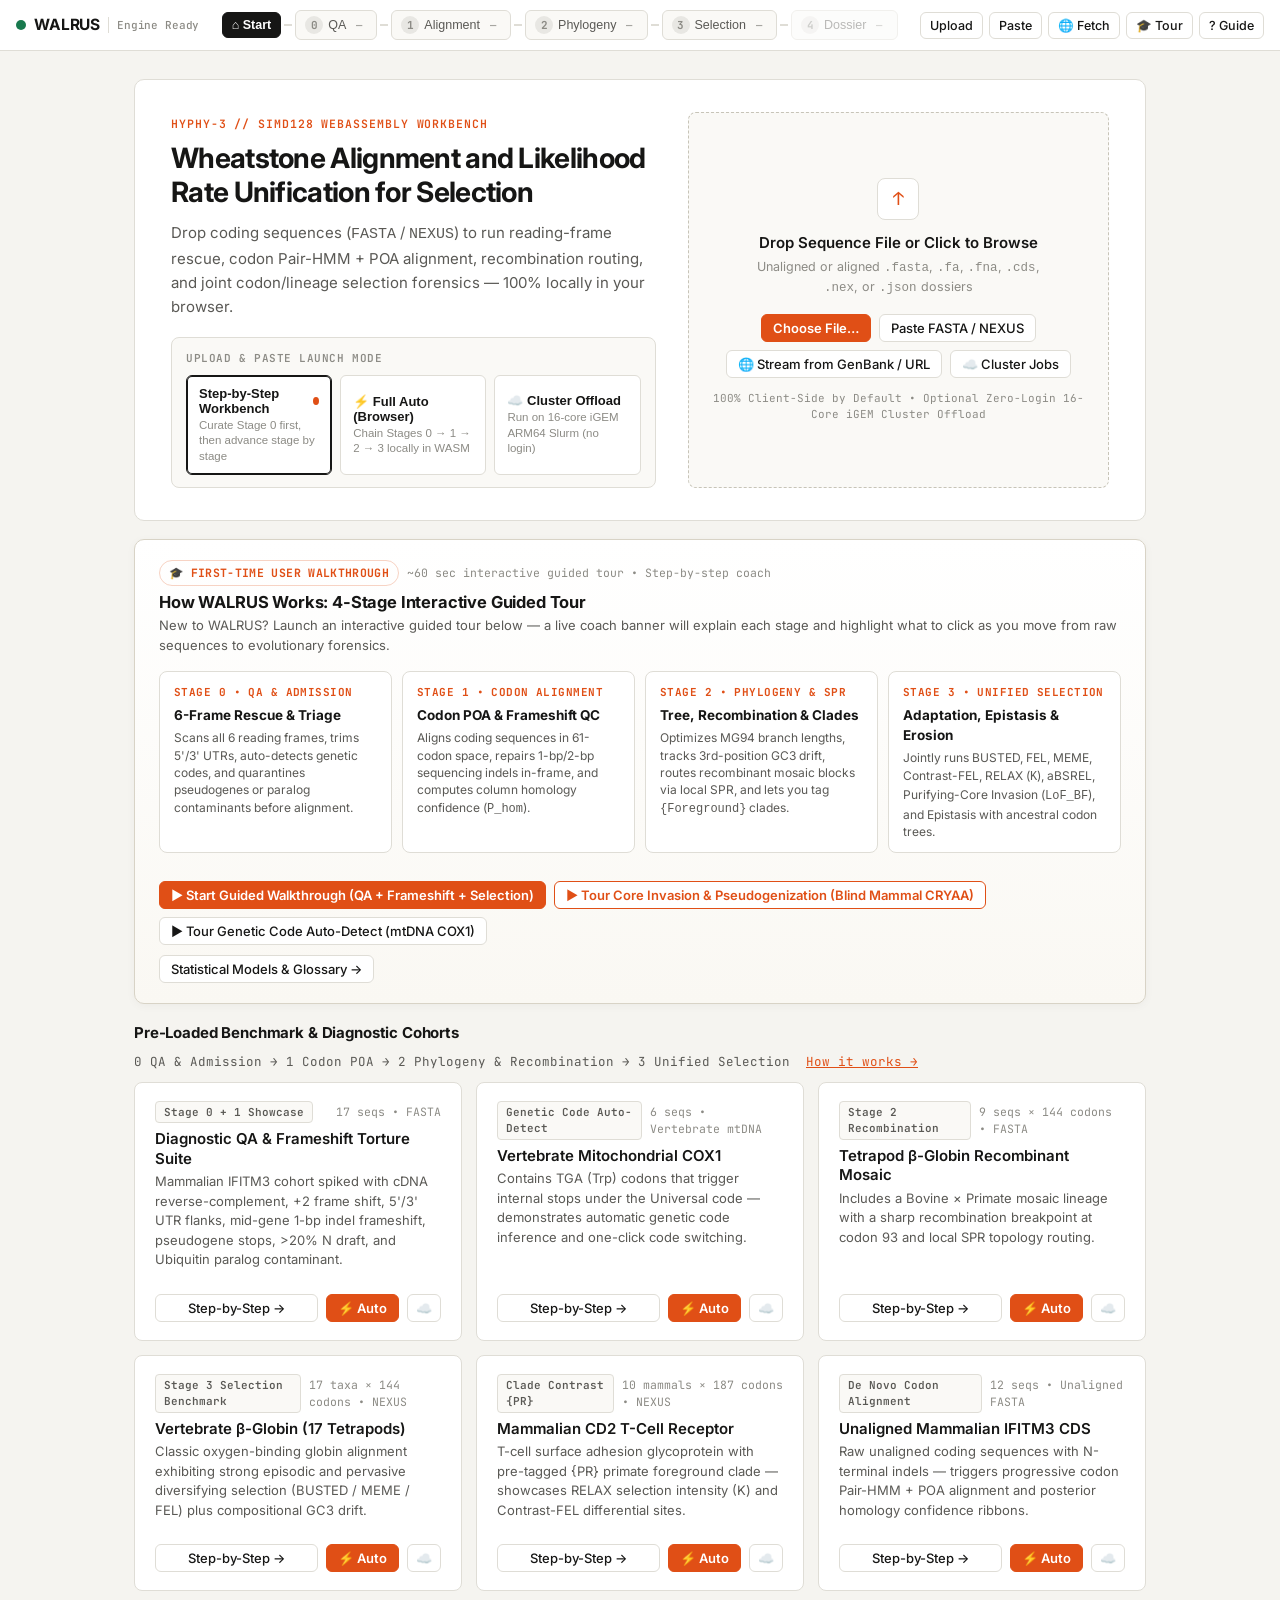
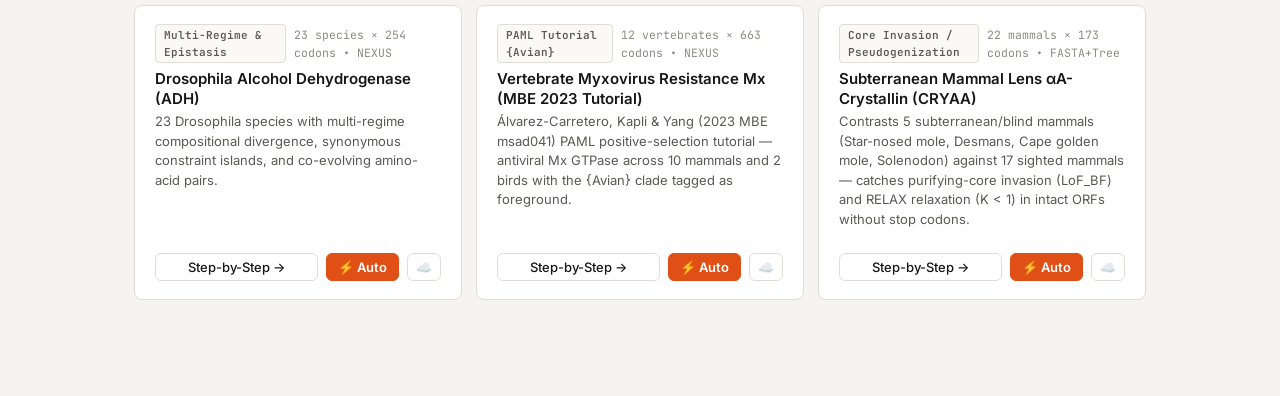
<file: web/index.html>
<!DOCTYPE html>
<html lang="en">
<head>
  <meta charset="UTF-8" />
  <meta name="viewport" content="width=device-width, initial-scale=1.0" />
  <title>WALRUS // Stage-Flow Codon Workbench</title>
  <link rel="preconnect" href="https://fonts.googleapis.com">
  <link rel="preconnect" href="https://fonts.gstatic.com" crossorigin>
  <link href="https://fonts.googleapis.com/css2?family=Inter:wght@400;500;600;700&family=JetBrains+Mono:wght@400;500;600&display=swap" rel="stylesheet">
  <style>
    :root {
      --bg-page: #F5F4F0;
      --bg-card: #FFFFFF;
      --bg-subtle: #FAF9F6;
      --bg-pill: #EAE8E2;
      --ink: #161615;
      --ink-secondary: #5A5955;
      --ink-muted: #8C8B85;
      --border: #DFDDD6;
      --border-strong: #161615;

      --orange: #E04F16;
      --green: #18794E;
      --green-bg: #E9F6EF;
      --amber: #B46200;
      --amber-bg: #FEF4E6;
      --red: #C62828;
      --red-bg: #FDECEC;
      --blue: #1D5BD6;
      --blue-bg: #ECF2FE;

      --font-sans: 'Inter', -apple-system, BlinkMacSystemFont, sans-serif;
      --font-mono: 'JetBrains Mono', 'SF Mono', Menlo, monospace;
    }

    * {
      box-sizing: border-box;
      margin: 0;
      padding: 0;
    }

    html, body {
      background: var(--bg-page);
      color: var(--ink);
      font-family: var(--font-sans);
      font-size: 15px;
      line-height: 1.5;
      -webkit-font-smoothing: antialiased;
      min-height: 100vh;
      overflow-x: hidden;
    }

    /* Top Bar */
    .topbar {
      background: var(--bg-card);
      border-bottom: 1px solid var(--border);
      padding: 10px 16px;
      display: flex;
      align-items: center;
      justify-content: space-between;
      flex-wrap: nowrap;
      gap: 8px;
      position: sticky;
      top: 0;
      z-index: 50;
      width: 100%;
      max-width: 100vw;
      box-sizing: border-box;
    }

    .topbar-progress {
      position: absolute;
      left: 0;
      right: 0;
      bottom: -1px;
      height: 3px;
      overflow: hidden;
      background: transparent;
      pointer-events: none;
    }
    .topbar-progress.running {
      background: rgba(224, 79, 22, 0.16);
    }
    .topbar-progress.running::after {
      content: "";
      position: absolute;
      top: 0;
      bottom: 0;
      width: 38%;
      background: var(--orange);
      border-radius: 2px;
      animation: walrusProgressSlide 1.15s cubic-bezier(0.4, 0, 0.2, 1) infinite;
    }
    @keyframes walrusProgressSlide {
      0% { left: -38%; }
      100% { left: 100%; }
    }
    @keyframes walrusSpin {
      0% { transform: rotate(0deg); }
      100% { transform: rotate(360deg); }
    }

    .brand {
      display: flex;
      align-items: center;
      gap: 8px;
      font-weight: 700;
      font-size: 15.5px;
      letter-spacing: -0.01em;
      flex-shrink: 0;
      min-width: 0;
    }

    .brand-status {
      font-family: var(--font-mono);
      font-size: 11px;
      font-weight: 500;
      color: var(--ink-muted);
      padding-left: 8px;
      border-left: 1px solid var(--border);
      white-space: nowrap;
      max-width: 165px;
      overflow: hidden;
      text-overflow: ellipsis;
    }
    .brand-status.busy {
      color: var(--orange);
      font-weight: 600;
    }

    .status-dot {
      width: 10px;
      height: 10px;
      border-radius: 50%;
      background: var(--amber);
      transition: background 0.2s;
      flex-shrink: 0;
    }
    .status-dot.ready { background: var(--green); }
    .status-dot.busy {
      background: var(--orange);
      box-shadow: 0 0 0 3px rgba(224, 79, 22, 0.2);
    }

    /* Clean Stage Stepper with Explicit Done / Running / Pending States */
    .stage-steps {
      display: flex;
      align-items: center;
      gap: 3px;
      flex: 0 1 auto;
      min-width: 0;
      overflow-x: auto;
      scrollbar-width: none;
    }
    .stage-steps::-webkit-scrollbar {
      display: none;
    }

    .step-connector {
      width: 8px;
      height: 1.5px;
      background: var(--border);
      transition: background 0.2s;
      flex-shrink: 0;
    }
    .step-connector.done {
      background: var(--green);
    }

    .stage-step {
      padding: 5px 9px;
      border-radius: 6px;
      font-size: 12.5px;
      font-weight: 500;
      color: var(--ink-secondary);
      background: var(--bg-subtle);
      border: 1px solid var(--border);
      cursor: pointer;
      display: inline-flex;
      align-items: center;
      gap: 5px;
      transition: all 0.14s;
      position: relative;
      white-space: nowrap;
      flex-shrink: 0;
    }
    .stage-step:hover:not(:disabled):not(.active) {
      border-color: var(--ink-muted);
      color: var(--ink);
    }
    .stage-step.done:not(.active) {
      background: var(--bg-card);
      border-color: rgba(24, 121, 78, 0.35);
      color: var(--ink);
    }
    .stage-step.running {
      border-color: var(--orange) !important;
      background: #FFF6F2 !important;
      color: var(--ink) !important;
      font-weight: 600;
    }
    .stage-step.active {
      background: var(--ink);
      border-color: var(--ink);
      color: #FFFFFF;
      font-weight: 600;
    }
    .stage-step:disabled {
      opacity: 0.42;
      cursor: default;
    }

    .step-num {
      width: 18px;
      height: 18px;
      border-radius: 50%;
      font-family: var(--font-mono);
      font-size: 11px;
      font-weight: 700;
      display: inline-flex;
      align-items: center;
      justify-content: center;
      background: rgba(20, 20, 19, 0.08);
      color: var(--ink-muted);
      flex-shrink: 0;
    }
    .stage-step.active .step-num {
      background: var(--orange);
      color: #FFFFFF;
    }
    .stage-step.done:not(.active) .step-num {
      background: var(--green-bg);
      color: var(--green);
    }
    .stage-step.running .step-num {
      background: transparent;
      border: 2px solid rgba(224, 79, 22, 0.25);
      border-top-color: var(--orange);
      color: transparent;
      animation: walrusSpin 0.75s linear infinite;
    }

    .step-state {
      font-family: var(--font-mono);
      font-size: 10.5px;
      font-weight: 600;
      padding: 1px 5px;
      border-radius: 4px;
      letter-spacing: 0.01em;
    }
    .stage-step.pending .step-state {
      color: var(--ink-muted);
      opacity: 0.75;
    }
    .stage-step.done .step-state {
      color: var(--green);
      background: var(--green-bg);
    }
    .stage-step.active.done .step-state {
      color: #6EE7B7;
      background: rgba(16, 185, 129, 0.2);
    }
    .stage-step.running .step-state {
      color: var(--orange);
      background: rgba(224, 79, 22, 0.12);
    }

    /* Buttons & Inputs */
    .btn {
      font-family: var(--font-sans);
      font-size: 14px;
      font-weight: 500;
      padding: 8px 15px;
      border-radius: 6px;
      border: 1px solid var(--border);
      background: var(--bg-card);
      color: var(--ink);
      cursor: pointer;
      display: inline-flex;
      align-items: center;
      gap: 7px;
      transition: all 0.12s ease;
      white-space: nowrap;
    }
    .btn:hover:not(:disabled) {
      border-color: var(--ink);
      background: var(--bg-subtle);
    }
    .btn:disabled {
      opacity: 0.45;
      cursor: not-allowed;
    }
    .btn-primary {
      background: var(--orange);
      border-color: var(--orange);
      color: #FFFFFF;
      font-weight: 600;
    }
    .btn-primary:hover:not(:disabled) {
      background: #C8430F;
      border-color: #C8430F;
    }
    .btn-sm {
      font-size: 13px;
      padding: 5px 11px;
    }

    select.clean-select, input.clean-input {
      font-family: var(--font-sans);
      font-size: 14px;
      color: var(--ink);
      background: var(--bg-card);
      border: 1px solid var(--border);
      border-radius: 6px;
      padding: 8px 12px;
      outline: none;
    }
    select.clean-select:focus, input.clean-input:focus {
      border-color: var(--ink);
    }

    /* Main Content Container */
    .container {
      max-width: 1060px;
      margin: 0 auto;
      padding: 28px 24px 100px 24px;
      display: flex;
      flex-direction: column;
      gap: 20px;
    }

    /* Source Bar */
    .source-bar {
      display: flex;
      align-items: center;
      justify-content: space-between;
      gap: 12px;
      flex-wrap: wrap;
    }

    .source-left {
      display: flex;
      align-items: center;
      gap: 10px;
      flex: 1;
      min-width: 280px;
    }

    /* Collapsible Settings Drawer */
    .settings-drawer {
      display: none;
      background: var(--bg-card);
      border: 1px solid var(--border);
      border-radius: 8px;
      padding: 20px 24px;
      grid-template-columns: repeat(3, 1fr);
      gap: 24px;
    }
    .settings-drawer.open {
      display: grid;
    }
    @media (max-width: 820px) {
      .settings-drawer.open {
        grid-template-columns: 1fr;
      }
    }

    .setting-group {
      display: flex;
      flex-direction: column;
      gap: 8px;
    }
    .setting-label {
      font-size: 13px;
      font-weight: 600;
      color: var(--ink-secondary);
      display: flex;
      justify-content: space-between;
    }

    /* Alert Banner */
    .alert-banner {
      display: none;
      align-items: center;
      justify-content: space-between;
      gap: 16px;
      padding: 14px 20px;
      border-radius: 8px;
      background: var(--amber-bg);
      border: 1px solid rgba(180, 98, 0, 0.35);
      font-size: 14.5px;
    }
    .alert-banner.visible {
      display: flex;
    }

    /* Streamlined Topline Hero Summary Card */
    .hero-card {
      background: var(--bg-card);
      border: 1px solid var(--border);
      border-radius: 10px;
      padding: 18px 22px;
      display: flex;
      flex-direction: column;
      gap: 14px;
    }

    .hero-topline {
      display: flex;
      align-items: center;
      justify-content: space-between;
      gap: 16px;
      flex-wrap: wrap;
      padding-bottom: 12px;
      border-bottom: 1px solid var(--border-subtle);
    }

    .hero-verdict-wrap {
      display: flex;
      align-items: center;
      gap: 10px;
      flex-wrap: wrap;
      flex: 1;
      min-width: 260px;
    }

    .hero-verdict-title {
      font-size: 15px;
      font-weight: 600;
      color: var(--ink);
      letter-spacing: -0.01em;
      line-height: 1.35;
    }

    .hero-metrics {
      display: grid;
      grid-template-columns: repeat(4, minmax(150px, 1fr));
      gap: 12px;
      align-items: stretch;
    }
    @media (max-width: 860px) {
      .hero-metrics {
        grid-template-columns: repeat(2, 1fr);
      }
    }

    .metric-block {
      display: flex;
      flex-direction: column;
      justify-content: space-between;
      gap: 3px;
      cursor: pointer;
      padding: 8px 12px;
      border-radius: 7px;
      background: var(--bg-subtle);
      border: 1px solid transparent;
      transition: border-color 0.12s, background 0.12s;
    }
    .metric-block:hover {
      border-color: var(--border);
      background: #EFECE6;
    }

    .metric-caption {
      font-family: var(--font-mono);
      font-size: 11px;
      font-weight: 600;
      text-transform: uppercase;
      letter-spacing: 0.04em;
      color: var(--ink-muted);
    }

    .metric-num {
      font-family: var(--font-mono);
      font-size: 24px;
      font-weight: 700;
      line-height: 1.15;
      letter-spacing: -0.025em;
      color: var(--ink);
    }

    .metric-sub {
      font-family: var(--font-mono);
      font-size: 11.5px;
      color: var(--ink-secondary);
      line-height: 1.3;
      white-space: nowrap;
      overflow: hidden;
      text-overflow: ellipsis;
    }

    .hero-chips {
      display: inline-flex;
      flex-wrap: wrap;
      gap: 6px;
      align-items: center;
    }
    .hero-chip {
      display: inline-flex;
      align-items: center;
      gap: 5px;
      font-family: var(--font-mono);
      font-size: 11.5px;
      font-weight: 500;
      color: var(--ink-secondary);
      background: var(--bg-subtle);
      border: 1px solid var(--border);
      padding: 2px 8px;
      border-radius: 5px;
    }
    .hero-chip.warn {
      background: var(--amber-bg);
      color: var(--amber);
      border-color: rgba(180, 98, 0, 0.28);
    }
    .hero-chip.ok {
      background: var(--green-bg);
      color: var(--green);
      border-color: rgba(24, 121, 78, 0.25);
    }

    .drawer-stat-grid {
      display: grid;
      grid-template-columns: repeat(auto-fit, minmax(130px, 1fr));
      gap: 8px;
      margin-top: 4px;
    }
    .drawer-stat-cell {
      background: var(--bg-card);
      border: 1px solid var(--border);
      border-radius: 6px;
      padding: 8px 10px;
      display: flex;
      flex-direction: column;
      gap: 2px;
    }
    .drawer-stat-lbl {
      font-family: var(--font-mono);
      font-size: 10.5px;
      font-weight: 600;
      text-transform: uppercase;
      letter-spacing: 0.04em;
      color: var(--ink-muted);
    }
    .drawer-stat-val {
      font-family: var(--font-mono);
      font-size: 15px;
      font-weight: 700;
      color: var(--ink);
    }
    .drawer-stat-sub {
      font-family: var(--font-mono);
      font-size: 11px;
      color: var(--ink-secondary);
    }

    .row-chevron {
      font-family: var(--font-mono);
      font-size: 13px;
      color: var(--ink-muted);
      padding: 4px 8px;
      border-radius: 5px;
      transition: color 0.12s, background 0.12s;
    }
    .seq-row:hover .row-chevron {
      color: var(--ink);
      background: var(--border-subtle);
    }

    /* Main List / Map Card */
    .main-card {
      background: var(--bg-card);
      border: 1px solid var(--border);
      border-radius: 10px;
      overflow: hidden;
    }

    .card-toolbar {
      padding: 14px 20px;
      border-bottom: 1px solid var(--border);
      display: flex;
      align-items: center;
      justify-content: space-between;
      gap: 12px;
      flex-wrap: wrap;
      background: var(--bg-subtle);
    }

    .view-pills {
      display: flex;
      align-items: center;
      gap: 6px;
      flex-wrap: wrap;
    }

    .pill {
      font-size: 13.5px;
      font-weight: 500;
      padding: 6px 13px;
      border-radius: 6px;
      border: 1px solid transparent;
      background: transparent;
      color: var(--ink-secondary);
      cursor: pointer;
    }
    .pill:hover {
      color: var(--ink);
      background: rgba(0, 0, 0, 0.04);
    }
    .pill.active {
      background: var(--bg-card);
      border-color: var(--border);
      color: var(--ink);
      font-weight: 600;
      box-shadow: 0 1px 2px rgba(0,0,0,0.04);
    }

    /* Clean Sequence / Event List */
    .seq-list {
      display: flex;
      flex-direction: column;
    }

    .seq-row {
      display: grid;
      grid-template-columns: 44px minmax(200px, 1.2fr) 160px 1.8fr auto;
      align-items: center;
      gap: 16px;
      padding: 14px 20px;
      border-bottom: 1px solid var(--border);
      cursor: pointer;
      transition: background 0.1s;
    }
    .seq-row > div {
      min-width: 0;
    }
    .seq-row.no-checkbox {
      grid-template-columns: minmax(220px, 1.2fr) 170px 1.8fr auto;
    }
    .seq-row:last-child {
      border-bottom: none;
    }
    .seq-row:hover {
      background: var(--bg-subtle);
    }
    @media (max-width: 820px) {
      .seq-row {
        grid-template-columns: 28px minmax(0, 1fr) auto;
        gap: 10px;
        padding: 12px 14px;
      }
      .seq-row.no-checkbox {
        grid-template-columns: minmax(0, 1fr) auto;
        gap: 10px;
        padding: 12px 14px;
      }
      .seq-reason-col,
      .seq-row .row-chevron {
        display: none;
      }
    }

    .seq-name {
      font-family: var(--font-mono);
      font-size: 14px;
      font-weight: 600;
      color: var(--ink);
      overflow: hidden;
      text-overflow: ellipsis;
      white-space: nowrap;
    }

    .seq-meta {
      font-size: 13px;
      color: var(--ink-muted);
      font-family: var(--font-mono);
      margin-top: 2px;
    }

    .seq-reason-col {
      font-size: 14px;
      color: var(--ink-secondary);
    }

    /* Status Pill Badges */
    .badge {
      display: inline-flex;
      align-items: center;
      gap: 6px;
      font-size: 12.5px;
      font-weight: 600;
      padding: 4px 10px;
      border-radius: 999px;
      width: fit-content;
    }
    .badge.admitted { background: var(--green-bg); color: var(--green); }
    .badge.rescued  { background: var(--amber-bg); color: var(--amber); }
    .badge.quarantined { background: var(--red-bg); color: var(--red); }
    .badge.override { background: var(--blue-bg); color: var(--blue); }

    /* Empty / All-Clear State */
    .empty-state {
      padding: 40px 24px;
      text-align: center;
      color: var(--ink-secondary);
      display: flex;
      flex-direction: column;
      align-items: center;
      gap: 10px;
    }

    /* Slide-Over Inspector Drawer (Hidden Until Clicked!) */
    .drawer-backdrop {
      display: none;
      position: fixed;
      inset: 0;
      background: rgba(22, 22, 21, 0.35);
      z-index: 200;
      justify-content: flex-end;
    }
    .drawer-backdrop.open {
      display: flex;
    }

    .drawer-panel {
      background: var(--bg-card);
      width: min(780px, 94vw);
      height: 100vh;
      overflow-y: auto;
      box-shadow: -8px 0 32px rgba(0, 0, 0, 0.12);
      display: flex;
      flex-direction: column;
    }

    .drawer-header {
      padding: 20px 28px;
      border-bottom: 1px solid var(--border);
      display: flex;
      align-items: flex-start;
      justify-content: space-between;
      gap: 16px;
      position: sticky;
      top: 0;
      background: var(--bg-card);
      z-index: 10;
    }

    .drawer-body {
      padding: 24px 28px 48px 28px;
      display: flex;
      flex-direction: column;
      gap: 24px;
    }

    .verdict-card {
      padding: 18px 20px;
      border-radius: 8px;
      border: 1px solid var(--border);
      background: var(--bg-subtle);
      display: flex;
      flex-direction: column;
      gap: 8px;
    }

    .verdict-title {
      font-size: 16px;
      font-weight: 700;
      color: var(--ink);
    }

    .verdict-desc {
      font-size: 14.5px;
      color: var(--ink-secondary);
      line-height: 1.55;
    }

    .verdict-hint {
      font-size: 13.5px;
      color: var(--ink);
      font-weight: 500;
      padding-top: 8px;
      border-top: 1px solid var(--border);
    }

    .section-heading {
      font-size: 13px;
      font-weight: 600;
      text-transform: uppercase;
      letter-spacing: 0.04em;
      color: var(--ink-muted);
      margin-bottom: 8px;
    }

    details.clean-details {
      border: 1px solid var(--border);
      border-radius: 8px;
      background: var(--bg-card);
      overflow: hidden;
    }
    details.clean-details summary {
      padding: 13px 18px;
      font-size: 14px;
      font-weight: 600;
      cursor: pointer;
      background: var(--bg-subtle);
      user-select: none;
    }
    .details-content {
      padding: 16px 18px;
      border-top: 1px solid var(--border);
    }

    .aln-pre {
      font-family: var(--font-mono);
      font-size: 13px;
      line-height: 1.6;
      background: var(--bg-subtle);
      border: 1px solid var(--border);
      border-radius: 6px;
      padding: 14px;
      overflow-x: auto;
      white-space: pre;
    }
    .aa-stop { background: var(--red); color: #FFF; font-weight: 700; padding: 0 2px; border-radius: 2px; }
    .aa-match { color: var(--green); font-weight: 600; }
    .aa-mismatch { color: var(--amber); font-weight: 600; }
    .aa-gap { color: var(--red); background: var(--red-bg); }
    .aa-dot { color: var(--ink-muted); }

    /* Bottom Action Bar */
    .bottom-bar {
      position: fixed;
      bottom: 0;
      left: 0;
      right: 0;
      background: var(--bg-card);
      border-top: 1px solid var(--border);
      padding: 12px 32px;
      display: flex;
      align-items: center;
      justify-content: space-between;
      gap: 16px;
      z-index: 40;
    }

    /* Paste Modal */
    .modal-backdrop {
      display: none;
      position: fixed;
      inset: 0;
      background: rgba(22, 22, 21, 0.4);
      z-index: 250;
      align-items: center;
      justify-content: center;
      padding: 24px;
    }
    .modal-backdrop.open { display: flex; }
    .modal-card {
      background: var(--bg-card);
      border-radius: 10px;
      border: 1px solid var(--border);
      max-width: 640px;
      width: 100%;
      padding: 24px;
      display: flex;
      flex-direction: column;
      gap: 14px;
      box-shadow: 0 16px 40px rgba(0,0,0,0.14);
    }
    textarea.fasta-box {
      width: 100%;
      height: 220px;
      font-family: var(--font-mono);
      font-size: 13px;
      padding: 12px;
      border: 1px solid var(--border);
      border-radius: 6px;
      background: var(--bg-subtle);
    }

    .stage-view { display: none; flex-direction: column; gap: 18px; }
    .stage-view.active { display: flex; }
    iframe.report-iframe {
      width: 100%;
      height: calc(100vh - 170px);
      border: 1px solid var(--border);
      border-radius: 8px;
      background: #FFFFFF;
    }

    /* =================================================================== */
    /* LANDING PAGE (Dieter Rams / Braun Functional Minimalism)            */
    /* =================================================================== */
    .landing-hero {
      background: var(--bg-card);
      border: 1px solid var(--border);
      border-radius: 10px;
      padding: 32px 36px;
      display: grid;
      grid-template-columns: 1.15fr 1fr;
      gap: 32px;
      align-items: stretch;
    }
    @media (max-width: 860px) {
      .landing-hero { grid-template-columns: 1fr; padding: 24px; }
    }

    .landing-eyebrow {
      font-family: var(--font-mono);
      font-size: 11.5px;
      font-weight: 600;
      letter-spacing: 0.08em;
      text-transform: uppercase;
      color: var(--orange);
      margin-bottom: 10px;
      display: inline-flex;
      align-items: center;
      gap: 8px;
    }

    .landing-title {
      font-size: 28px;
      font-weight: 700;
      letter-spacing: -0.025em;
      line-height: 1.2;
      color: var(--ink);
      margin-bottom: 12px;
    }

    .landing-lead {
      font-size: 15px;
      line-height: 1.6;
      color: var(--ink-secondary);
      margin-bottom: 22px;
    }

    .mode-switch-bar {
      background: var(--bg-subtle);
      border: 1px solid var(--border);
      border-radius: 8px;
      padding: 12px 14px;
      display: flex;
      flex-direction: column;
      gap: 8px;
    }

    .mode-switch-label {
      font-family: var(--font-mono);
      font-size: 11px;
      font-weight: 600;
      text-transform: uppercase;
      letter-spacing: 0.05em;
      color: var(--ink-muted);
    }

    .mode-switch-options {
      display: grid;
      grid-template-columns: repeat(3, minmax(0, 1fr));
      gap: 8px;
    }
    @media (max-width: 640px) {
      .mode-switch-options {
        grid-template-columns: 1fr;
      }
    }

    .cluster-pill-live {
      display: inline-flex;
      align-items: center;
      gap: 6px;
      font-family: var(--font-mono);
      font-size: 11px;
      padding: 3px 8px;
      border-radius: 999px;
      background: #ECFDF5;
      color: #065F46;
      border: 1px solid #A7F3D0;
      font-weight: 600;
    }
    .cluster-pill-live.offline {
      background: #FEF2F2;
      color: #991B1B;
      border-color: #FECACA;
    }
    .cluster-prog-track {
      width: 100%;
      height: 8px;
      background: var(--bg-subtle);
      border: 1px solid var(--border);
      border-radius: 999px;
      overflow: hidden;
    }
    .cluster-prog-fill {
      height: 100%;
      background: linear-gradient(90deg, #0284C7, #059669);
      transition: width 0.35s ease;
    }
    .cluster-log-pre {
      background: #0F172A;
      color: #E2E8F0;
      font-family: var(--font-mono);
      font-size: 11px;
      line-height: 1.45;
      padding: 10px 12px;
      border-radius: 6px;
      max-height: 150px;
      overflow: auto;
      margin: 0;
      white-space: pre-wrap;
      word-break: break-word;
    }

    .mode-opt-btn {
      text-align: left;
      padding: 10px 12px;
      border-radius: 6px;
      border: 1px solid var(--border);
      background: var(--bg-card);
      cursor: pointer;
      transition: all 0.14s;
    }
    .mode-opt-btn:hover {
      border-color: var(--ink-muted);
    }
    .mode-opt-btn.active {
      border-color: var(--ink);
      box-shadow: inset 0 0 0 1px var(--ink);
      background: #FFFFFF;
    }
    .mode-opt-title {
      font-size: 13px;
      font-weight: 600;
      color: var(--ink);
      display: flex;
      align-items: center;
      justify-content: space-between;
      margin-bottom: 2px;
    }
    .mode-opt-btn.active .mode-opt-dot {
      width: 8px;
      height: 8px;
      border-radius: 50%;
      background: var(--orange);
    }
    .mode-opt-sub {
      font-size: 11.5px;
      color: var(--ink-muted);
      line-height: 1.35;
    }

    .dropzone-box {
      border: 1.5px dashed #C7C4B8;
      border-radius: 8px;
      background: var(--bg-subtle);
      padding: 26px 24px;
      display: flex;
      flex-direction: column;
      align-items: center;
      justify-content: center;
      text-align: center;
      gap: 12px;
      transition: all 0.15s;
      cursor: pointer;
    }
    .dropzone-box:hover, .dropzone-box.dragover {
      border-color: var(--orange);
      background: #FFF8F5;
    }
    .dropzone-icon {
      width: 42px;
      height: 42px;
      border-radius: 8px;
      background: var(--bg-card);
      border: 1px solid var(--border);
      display: flex;
      align-items: center;
      justify-content: center;
      font-family: var(--font-mono);
      font-size: 18px;
      font-weight: 700;
      color: var(--orange);
    }

    .examples-grid {
      display: grid;
      grid-template-columns: repeat(auto-fill, minmax(320px, 1fr));
      gap: 14px;
    }

    .example-card {
      background: var(--bg-card);
      border: 1px solid var(--border);
      border-radius: 8px;
      padding: 18px 20px;
      display: flex;
      flex-direction: column;
      justify-content: space-between;
      gap: 14px;
      transition: border-color 0.14s, transform 0.14s;
    }
    .example-card:hover {
      border-color: var(--ink-muted);
    }

    .example-tag-row {
      display: flex;
      align-items: center;
      justify-content: space-between;
      gap: 8px;
    }

    .example-stage-pill {
      font-family: var(--font-mono);
      font-size: 11px;
      font-weight: 600;
      padding: 2px 8px;
      border-radius: 4px;
      background: var(--bg-subtle);
      color: var(--ink-secondary);
      border: 1px solid var(--border);
    }

    .example-title {
      font-size: 15px;
      font-weight: 600;
      color: var(--ink);
      margin: 6px 0 4px 0;
      line-height: 1.3;
    }

    .example-desc {
      font-size: 13px;
      color: var(--ink-secondary);
      line-height: 1.5;
    }

    .example-actions {
      display: flex;
      align-items: center;
      gap: 8px;
      padding-top: 10px;
      border-top: 1px solid var(--border-subtle);
    }

    .arch-strip {
      display: grid;
      grid-template-columns: repeat(4, 1fr);
      gap: 12px;
    }
    @media (max-width: 860px) {
      .arch-strip { grid-template-columns: repeat(2, 1fr); }
    }
    .arch-step-card {
      background: var(--bg-card);
      border: 1px solid var(--border);
      border-radius: 8px;
      padding: 14px 16px;
    }
    .arch-step-num {
      font-family: var(--font-mono);
      font-size: 11px;
      font-weight: 700;
      color: var(--orange);
      margin-bottom: 4px;
    }
    .arch-step-title {
      font-size: 13.5px;
      font-weight: 600;
      color: var(--ink);
      margin-bottom: 4px;
    }
    .arch-step-desc {
      font-size: 12px;
      color: var(--ink-muted);
      line-height: 1.45;
    }

    /* Guide & FAQ Reference Cards */
    .help-card {
      background: var(--bg-card);
      border: 1px solid var(--border);
      border-radius: 8px;
      padding: 14px 16px;
      display: flex;
      flex-direction: column;
      gap: 6px;
    }
    .help-card-header {
      display: flex;
      justify-content: space-between;
      align-items: center;
      gap: 8px;
      flex-wrap: wrap;
    }
    .help-card-title {
      font-size: 14px;
      font-weight: 700;
      color: var(--ink);
    }
    .help-card-tag {
      font-family: var(--font-mono);
      font-size: 11px;
      font-weight: 600;
      padding: 2px 7px;
      border-radius: 4px;
      background: var(--bg-subtle);
      color: var(--ink-secondary);
      border: 1px solid var(--border);
    }
    .help-card-body {
      font-size: 13px;
      color: var(--ink-secondary);
      line-height: 1.5;
    }
    .help-formula {
      font-family: var(--font-mono);
      font-size: 12px;
      background: var(--bg-subtle);
      border: 1px solid var(--border);
      border-radius: 5px;
      padding: 6px 10px;
      color: var(--ink);
      margin-top: 2px;
    }
    .help-grid-2 {
      display: grid;
      grid-template-columns: repeat(auto-fit, minmax(280px, 1fr));
      gap: 10px;
    }

    /* =================================================================== */
    /* MOBILE & TABLET RESPONSIVE LAYOUT                                   */
    /* =================================================================== */
    .topbar-actions {
      display: flex;
      gap: 6px;
      align-items: center;
      flex-wrap: wrap;
      justify-content: flex-end;
      flex-shrink: 0;
    }
    .topbar-actions .btn-sm {
      padding: 5px 9px;
      font-size: 12.5px;
    }

    @media (max-width: 1260px) {
      .topbar {
        flex-wrap: wrap;
        padding: 10px 16px;
        gap: 8px 12px;
      }
      .topbar .brand {
        order: 1;
      }
      .topbar-actions {
        order: 2;
        margin-left: auto;
        gap: 5px;
        min-width: 0;
        overflow-x: auto;
        flex-wrap: nowrap;
        scrollbar-width: none;
      }
      .topbar-actions::-webkit-scrollbar {
        display: none;
      }
      .topbar .stage-steps {
        order: 3;
        width: 100%;
        flex: 1 1 100%;
        overflow-x: auto;
        -webkit-overflow-scrolling: touch;
        scrollbar-width: none;
        border-top: 1px solid var(--border-subtle);
        padding-top: 8px;
        padding-bottom: 2px;
        justify-content: flex-start;
        gap: 4px;
      }
      .topbar .stage-steps::-webkit-scrollbar {
        display: none;
      }
      .stage-step {
        flex-shrink: 0;
        padding: 5px 9px;
        font-size: 12.5px;
      }
      .step-connector {
        width: 6px;
        flex-shrink: 0;
      }
    }

    @media (max-width: 720px) {
      .brand-status {
        display: none;
      }
    }

    @media (max-width: 768px) {
      .container {
        padding: 14px 12px 136px 12px;
        gap: 14px;
      }

      /* Landing Launchpad */
      .landing-hero {
        padding: 18px 16px;
        gap: 18px;
      }
      .landing-title {
        font-size: 22px;
      }
      .landing-lead {
        font-size: 13.5px;
      }
      .dropzone-box {
        padding: 20px 14px;
      }
      .examples-grid {
        grid-template-columns: 1fr;
        gap: 12px;
      }
      .example-card {
        padding: 14px 16px;
      }
      .example-actions {
        flex-wrap: wrap;
      }

      /* Stage Hero Cards & Settings Drawers */
      .hero-topline {
        padding: 14px 16px;
        flex-direction: column;
        align-items: stretch;
        gap: 10px;
      }
      .hero-verdict-wrap {
        width: 100%;
      }
      #sampleSelect {
        max-width: 100% !important;
        width: 100%;
      }
      .hero-verdict-title {
        font-size: 15px;
      }
      .settings-drawer {
        padding: 14px 16px;
        grid-template-columns: 1fr !important;
        gap: 14px;
      }
      #prealignedOptionRow {
        flex-direction: column !important;
        align-items: flex-start !important;
        gap: 8px;
      }
      #prealignedOptionRow > div {
        width: 100%;
        flex-wrap: wrap;
      }

      /* Card Toolbars, Filter Pills & Search Inputs */
      .card-toolbar {
        padding: 10px 14px;
        gap: 10px;
      }
      .view-pills {
        width: 100%;
        overflow-x: auto;
        flex-wrap: nowrap;
        -webkit-overflow-scrolling: touch;
        scrollbar-width: none;
        padding-bottom: 2px;
      }
      .view-pills::-webkit-scrollbar {
        display: none;
      }
      .pill {
        flex-shrink: 0;
        white-space: nowrap;
        font-size: 12.5px;
        padding: 6px 11px;
      }
      #searchInput,
      #s3CodonSearchInput,
      #helpSearchInput {
        width: 100% !important;
        max-width: 100% !important;
      }
      #s2TreeToolbarRight {
        width: 100%;
        justify-content: space-between;
      }
      #s3ListHint {
        font-size: 11px;
        width: 100%;
      }

      /* Interactive Charts, Trees & Alignment Panels */
      #scatterMapContainer,
      #s1MinimapContainer,
      #s2TreeContainer,
      #s3MapPanel {
        padding: 14px 12px !important;
      }
      #s2TreeSvgWrap,
      #s3ManhattanSvgWrap,
      #s3LineageTreeWrap,
      .aln-pre {
        -webkit-overflow-scrolling: touch;
        padding: 10px !important;
      }

      /* Slide-Over Drawers & Modals */
      .drawer-panel {
        width: 100vw !important;
        height: 100vh;
        height: 100dvh;
      }
      .drawer-header {
        padding: 14px 16px;
        flex-wrap: wrap;
        gap: 10px;
      }
      .drawer-body {
        padding: 16px 16px 64px 16px;
        gap: 16px;
      }
      .drawer-stat-grid {
        grid-template-columns: repeat(2, minmax(0, 1fr));
        gap: 8px;
      }
      .modal-backdrop {
        padding: 12px;
      }
      .modal-card {
        padding: 16px;
        max-height: calc(100dvh - 24px);
        overflow-y: auto;
      }
      textarea.fasta-box {
        height: 160px;
        font-size: 12px;
      }

      /* Sticky Bottom Bar: Primary CTA on Top, Scrollable Exports Below */
      .bottom-bar {
        flex-direction: column-reverse;
        align-items: stretch;
        padding: 10px 12px calc(10px + env(safe-area-inset-bottom, 0px)) 12px;
        gap: 8px;
      }
      .bottom-bar > div:last-child {
        width: 100%;
      }
      .bottom-bar > div:last-child .btn-primary {
        width: 100%;
        justify-content: center;
        padding: 10px 14px;
        font-size: 13.5px;
      }
      #footerStage0Exports,
      #footerStage1Exports,
      #footerStage2Exports,
      #footerStage3Exports {
        width: 100%;
        overflow-x: auto;
        -webkit-overflow-scrolling: touch;
        scrollbar-width: none;
        gap: 6px !important;
      }
      #footerStage0Exports::-webkit-scrollbar,
      #footerStage1Exports::-webkit-scrollbar,
      #footerStage2Exports::-webkit-scrollbar,
      #footerStage3Exports::-webkit-scrollbar {
        display: none;
      }
      #footerStage0Exports .btn,
      #footerStage1Exports .btn,
      #footerStage2Exports .btn,
      #footerStage3Exports .btn {
        flex-shrink: 0;
        font-size: 12px;
        padding: 5px 9px;
      }

      iframe.report-iframe {
        height: calc(100dvh - 190px);
      }
    }

    @media (max-width: 540px) {
      .topbar {
        padding: 8px 12px;
      }
      .brand-status {
        display: none;
      }
      .topbar-actions .btn-sm {
        padding: 5px 8px;
        font-size: 12px;
      }
      .step-connector {
        display: none;
      }
      .mode-switch-options {
        grid-template-columns: 1fr;
      }
      .hero-metrics {
        grid-template-columns: repeat(2, minmax(0, 1fr));
      }
      .metric-block {
        padding: 12px 12px;
      }
      .metric-num {
        font-size: 20px;
      }
      .metric-caption {
        font-size: 11px;
      }
      .metric-sub {
        font-size: 11.5px;
      }
      .seq-name {
        font-size: 13px;
      }
      .seq-meta {
        font-size: 11.5px;
      }
      .badge {
        font-size: 11px;
        padding: 3px 8px;
        white-space: nowrap;
      }
      .help-grid-2 {
        grid-template-columns: 1fr;
      }
    }

    /* =================================================================== */
    /* INTERACTIVE WALKTHROUGH / GUIDED TUTORIAL                           */
    /* =================================================================== */
    .walkthrough-landing-card {
      background: linear-gradient(180deg, #FFFFFF 0%, #FAF8F3 100%);
      border: 1.5px solid #D8D3C6;
      border-radius: 10px;
      padding: 20px 24px;
      display: flex;
      flex-direction: column;
      gap: 16px;
      box-shadow: 0 2px 10px rgba(22, 22, 21, 0.04);
    }
    .walkthrough-landing-header {
      display: flex;
      align-items: flex-start;
      justify-content: space-between;
      gap: 12px;
      flex-wrap: wrap;
    }
    .walkthrough-step-grid {
      display: grid;
      grid-template-columns: repeat(4, minmax(0, 1fr));
      gap: 10px;
    }
    .walkthrough-step-box {
      background: var(--bg-card);
      border: 1px solid var(--border);
      border-radius: 8px;
      padding: 12px 14px;
      display: flex;
      flex-direction: column;
      gap: 4px;
    }
    .walkthrough-step-kicker {
      font-family: var(--font-mono);
      font-size: 11px;
      font-weight: 700;
      color: var(--orange);
      text-transform: uppercase;
      letter-spacing: 0.04em;
    }
    .walkthrough-step-name {
      font-size: 13.5px;
      font-weight: 700;
      color: var(--ink);
    }
    .walkthrough-step-text {
      font-size: 12px;
      color: var(--ink-secondary);
      line-height: 1.45;
    }
    .walkthrough-cta-row {
      display: flex;
      align-items: center;
      justify-content: space-between;
      gap: 10px;
      flex-wrap: wrap;
      padding-top: 12px;
      border-top: 1px solid var(--border-subtle);
    }
    .walkthrough-coach-banner {
      display: none;
      background: #FFFBF7;
      border: 1.5px solid rgba(224, 79, 22, 0.38);
      border-radius: 10px;
      padding: 14px 18px;
      margin-bottom: 16px;
      box-shadow: 0 4px 14px rgba(224, 79, 22, 0.07);
      flex-direction: column;
      gap: 10px;
    }
    .walkthrough-coach-banner.visible {
      display: flex;
    }
    .walkthrough-coach-top {
      display: flex;
      align-items: center;
      justify-content: space-between;
      gap: 12px;
      flex-wrap: wrap;
    }
    .walkthrough-coach-badge {
      display: inline-flex;
      align-items: center;
      gap: 6px;
      font-family: var(--font-mono);
      font-size: 11.5px;
      font-weight: 700;
      color: var(--orange);
      background: var(--orange-soft);
      border: 1px solid rgba(224, 79, 22, 0.25);
      padding: 3px 9px;
      border-radius: 999px;
      text-transform: uppercase;
      letter-spacing: 0.03em;
    }
    .walkthrough-dots {
      display: inline-flex;
      align-items: center;
      gap: 5px;
    }
    .walkthrough-dot {
      width: 22px;
      height: 22px;
      border-radius: 50%;
      border: 1px solid var(--border);
      background: var(--bg-card);
      color: var(--ink-muted);
      font-family: var(--font-mono);
      font-size: 11px;
      font-weight: 700;
      display: inline-flex;
      align-items: center;
      justify-content: center;
      cursor: pointer;
      transition: all 0.12s;
    }
    .walkthrough-dot.active {
      background: var(--orange);
      border-color: var(--orange);
      color: #FFFFFF;
    }
    .walkthrough-dot.done {
      background: var(--green-bg);
      border-color: rgba(24, 121, 78, 0.35);
      color: var(--green);
    }
    .walkthrough-coach-body {
      font-size: 13.5px;
      color: var(--ink);
      line-height: 1.5;
    }
    .walkthrough-coach-actions {
      display: flex;
      align-items: center;
      justify-content: space-between;
      gap: 10px;
      flex-wrap: wrap;
      padding-top: 8px;
      border-top: 1px solid rgba(224, 79, 22, 0.15);
    }
    .walkthrough-try-chips {
      display: flex;
      align-items: center;
      gap: 6px;
      flex-wrap: wrap;
    }
    .walkthrough-chip-btn {
      font-size: 12px;
      font-weight: 600;
      padding: 5px 10px;
      border-radius: 6px;
      border: 1px solid var(--border);
      background: var(--bg-card);
      color: var(--ink);
      cursor: pointer;
      display: inline-flex;
      align-items: center;
      gap: 5px;
      transition: all 0.12s;
    }
    .walkthrough-chip-btn:hover {
      border-color: var(--orange);
      color: var(--orange);
      background: #FFFFFF;
    }
    @media (max-width: 860px) {
      .walkthrough-step-grid {
        grid-template-columns: repeat(2, minmax(0, 1fr));
      }
      .walkthrough-landing-card {
        padding: 16px;
      }
    }
    @media (max-width: 640px) {
      .walkthrough-step-grid {
        grid-template-columns: 1fr;
      }
      .walkthrough-cta-row > div {
        width: 100%;
      }
      .walkthrough-cta-row .btn {
        width: 100%;
        justify-content: center;
        white-space: normal;
        text-align: center;
        line-height: 1.35;
      }
    }
  </style>
</head>
<body>

  <!-- MINIMAL TOP BAR WITH LIVE STAGE PROGRESS STEPPER -->
  <header class="topbar">
    <div class="brand" style="cursor:pointer;" onclick="switchView('landing')" title="Return to WALRUS Launchpad">
      <span id="wasmLed" class="status-dot" title="Engine Status"></span>
      <span>WALRUS</span>
      <span id="wasmStatusText" class="brand-status">Booting WASM…</span>
    </div>

    <nav class="stage-steps" aria-label="Pipeline Stages">
      <button id="tabLanding" class="stage-step active" onclick="switchView('landing')" title="Launchpad &amp; Pre-Loaded Examples">
        <span>⌂ Start</span>
      </button>
      <span class="step-connector"></span>

      <button id="tabStage0" class="stage-step pending" onclick="openOrRunStage0()" title="Stage 0: 6-Frame QA &amp; Homology Admission">
        <span id="stepNum0" class="step-num">0</span>
        <span>QA</span>
        <span id="stepState0" class="step-state">—</span>
      </button>
      <span id="stepConn01" class="step-connector"></span>

      <button id="tabStage1" class="stage-step pending" onclick="openOrRunStage1()" title="Stage 1: Codon-Aware Alignment &amp; Frameshift Repair">
        <span id="stepNum1" class="step-num">1</span>
        <span>Alignment</span>
        <span id="stepState1" class="step-state">—</span>
      </button>
      <span id="stepConn12" class="step-connector"></span>

      <button id="tabStage2" class="stage-step pending" onclick="openOrRunStage2()" title="Stage 2: Phylogeny &amp; Recombination Screening">
        <span id="stepNum2" class="step-num">2</span>
        <span>Phylogeny</span>
        <span id="stepState2" class="step-state">—</span>
      </button>
      <span id="stepConn23" class="step-connector"></span>

      <button id="tabStage3" class="stage-step pending" onclick="openOrRunStage3()" title="Stage 3: Selection, Relaxation &amp; Core Invasion">
        <span id="stepNum3" class="step-num">3</span>
        <span>Selection</span>
        <span id="stepState3" class="step-state">—</span>
      </button>
      <span id="stepConn34" class="step-connector"></span>

      <button id="tabFullReport" class="stage-step pending" onclick="switchView('full')" disabled title="Stage 4: Complete Standalone Publication Dossier">
        <span id="stepNum4" class="step-num">4</span>
        <span>Dossier</span>
        <span id="stepState4" class="step-state">—</span>
      </button>
    </nav>

    <div class="topbar-actions">
      <input type="file" id="fileInput" accept=".fa,.fasta,.fna,.cds,.nex,.nexus,.txt,.json" style="display:none" onchange="handleFileUpload(event)" />
      <button class="btn btn-sm" onclick="document.getElementById('fileInput').click()" title="Upload a FASTA, NEXUS, or WALRUS JSON file">Upload</button>
      <button class="btn btn-sm" onclick="openPasteModal()" title="Paste raw FASTA or NEXUS sequences">Paste</button>
      <button class="btn btn-sm" onclick="openStreamModal()" title="Stream coding sequences live from NCBI GenBank/RefSeq, ENA, or URL">🌐 Fetch</button>
      <button id="btnTopWalkthrough" class="btn btn-sm" onclick="toggleWalkthroughTour()" title="Interactive Step-by-Step Guided Walkthrough">🎓 Tour</button>
      <button class="btn btn-sm" onclick="openHelpDrawer()" title="How WALRUS Works, Metric Glossary &amp; FAQ">? Guide</button>
    </div>

    <div id="topProgressTrack" class="topbar-progress"></div>
  </header>

  <!-- MAIN CONTAINER -->
  <main class="container">

    <!-- =================================================================== -->
    <!-- CONTEXTUAL INTERACTIVE WALKTHROUGH COACH BANNER (STAGES 0–4)        -->
    <!-- =================================================================== -->
    <section id="walkthroughCoachBanner" class="walkthrough-coach-banner" aria-live="polite">
      <div class="walkthrough-coach-top">
        <div style="display:flex; align-items:center; gap:10px; flex-wrap:wrap;">
          <span id="wtStepBadge" class="walkthrough-coach-badge">🎓 Guided Walkthrough • Step 1 of 5</span>
          <strong id="wtStepTitle" style="font-size:14px; color:var(--ink);">Stage 0: 6-Frame QA &amp; Homology Admission</strong>
        </div>
        <div style="display:flex; align-items:center; gap:8px;">
          <div class="walkthrough-dots" id="wtStepDots"></div>
          <button class="btn btn-sm" style="padding:3px 9px; font-size:12px;" onclick="dismissWalkthroughTour()" title="Close guided walkthrough">✕ Dismiss Tour</button>
        </div>
      </div>

      <div id="wtStepBody" class="walkthrough-coach-body"></div>

      <div class="walkthrough-coach-actions">
        <div class="walkthrough-try-chips" id="wtTryChips"></div>
        <div style="display:flex; align-items:center; gap:8px;" id="wtNavButtons"></div>
      </div>
    </section>

    <!-- =================================================================== -->
    <!-- LANDING VIEW: LAUNCHPAD & PRE-LOADED EXAMPLES                       -->
    <!-- =================================================================== -->
    <div id="landingView" class="stage-view active">

      <section class="landing-hero">
        <div style="display:flex; flex-direction:column; justify-content:space-between; gap:18px;">
          <div>
            <div class="landing-eyebrow">
              <span>HYPHY-3 // SIMD128 WEBASSEMBLY WORKBENCH</span>
            </div>
            <h1 class="landing-title">
              Wheatstone Alignment and Likelihood Rate Unification for Selection
            </h1>
            <p class="landing-lead" style="margin-bottom:0;">
              Drop coding sequences (<code>FASTA</code> / <code>NEXUS</code>) to run reading-frame rescue, codon Pair-HMM + POA alignment, recombination routing, and joint codon/lineage selection forensics — 100% locally in your browser.
            </p>
          </div>

          <div class="mode-switch-bar">
            <div class="mode-switch-label">Upload &amp; Paste Launch Mode</div>
            <div class="mode-switch-options">
              <button id="btnModeInteractive" class="mode-opt-btn active" onclick="setLaunchMode('interactive')">
                <div class="mode-opt-title">
                  <span>Step-by-Step Workbench</span>
                  <span class="mode-opt-dot"></span>
                </div>
                <div class="mode-opt-sub">Curate Stage 0 first, then advance stage by stage</div>
              </button>
              <button id="btnModeFullAuto" class="mode-opt-btn" onclick="setLaunchMode('full_auto')">
                <div class="mode-opt-title">
                  <span>⚡ Full Auto (Browser)</span>
                  <span class="mode-opt-dot"></span>
                </div>
                <div class="mode-opt-sub">Chain Stages 0 → 1 → 2 → 3 locally in WASM</div>
              </button>
              <button id="btnModeCluster" class="mode-opt-btn" onclick="setLaunchMode('cluster')">
                <div class="mode-opt-title">
                  <span>☁️ Cluster Offload</span>
                  <span class="mode-opt-dot"></span>
                </div>
                <div class="mode-opt-sub">Run on 16-core iGEM ARM64 Slurm (no login)</div>
              </button>
            </div>
          </div>
        </div>

        <div id="landingDropzone" class="dropzone-box"
             onclick="document.getElementById('fileInput').click()"
             ondragover="onLandingDragOver(event)"
             ondragleave="onLandingDragLeave(event)"
             ondrop="onLandingDrop(event)">
          <div class="dropzone-icon">↑</div>
          <div>
            <div style="font-size:15px; font-weight:600; color:var(--ink); margin-bottom:4px;">
              Drop Sequence File or Click to Browse
            </div>
            <div style="font-size:12.5px; color:var(--ink-muted); max-width:300px;">
              Unaligned or aligned <code>.fasta</code>, <code>.fa</code>, <code>.fna</code>, <code>.cds</code>, <code>.nex</code>, or <code>.json</code> dossiers
            </div>
          </div>
          <div style="display:flex; gap:8px; margin-top:4px; flex-wrap:wrap; justify-content:center;" onclick="event.stopPropagation()">
            <button class="btn btn-primary btn-sm" onclick="document.getElementById('fileInput').click()">Choose File…</button>
            <button class="btn btn-sm" onclick="openPasteModal()">Paste FASTA / NEXUS</button>
            <button class="btn btn-sm" onclick="openStreamModal()">🌐 Stream from GenBank / URL</button>
            <button class="btn btn-sm" onclick="openClusterModalFromCurrent()" title="Submit sequences to Temple iGEM's 16-core ARM64 cluster or check running jobs">☁️ Cluster Jobs</button>
          </div>
          <div id="landingPrivacyNote" style="font-family:var(--font-mono); font-size:11px; color:var(--ink-muted);">
            100% Client-Side by Default • Optional Zero-Login 16-Core iGEM Cluster Offload
          </div>
        </div>
      </section>

      <!-- INTERACTIVE FIRST-TIME WALKTHROUGH CARD -->
      <section class="walkthrough-landing-card">
        <div class="walkthrough-landing-header">
          <div>
            <div style="display:flex; align-items:center; gap:8px; flex-wrap:wrap; margin-bottom:4px;">
              <span class="walkthrough-coach-badge">🎓 First-Time User Walkthrough</span>
              <span style="font-family:var(--font-mono); font-size:11.5px; color:var(--ink-muted);">~60 sec interactive guided tour • Step-by-step coach</span>
            </div>
            <h2 style="font-size:16.5px; font-weight:700; color:var(--ink); letter-spacing:-0.01em;">
              How WALRUS Works: 4-Stage Interactive Guided Tour
            </h2>
            <p style="font-size:13px; color:var(--ink-secondary); margin-top:2px;">
              New to WALRUS? Launch an interactive guided tour below — a live coach banner will explain each stage and highlight what to click as you move from raw sequences to evolutionary forensics.
            </p>
          </div>
        </div>

        <div class="walkthrough-step-grid">
          <div class="walkthrough-step-box">
            <div class="walkthrough-step-kicker">Stage 0 • QA &amp; Admission</div>
            <div class="walkthrough-step-name">6-Frame Rescue &amp; Triage</div>
            <div class="walkthrough-step-text">Scans all 6 reading frames, trims 5'/3' UTRs, auto-detects genetic codes, and quarantines pseudogenes or paralog contaminants before alignment.</div>
          </div>
          <div class="walkthrough-step-box">
            <div class="walkthrough-step-kicker">Stage 1 • Codon Alignment</div>
            <div class="walkthrough-step-name">Codon POA &amp; Frameshift QC</div>
            <div class="walkthrough-step-text">Aligns coding sequences in 61-codon space, repairs 1-bp/2-bp sequencing indels in-frame, and computes column homology confidence (<code>P_hom</code>).</div>
          </div>
          <div class="walkthrough-step-box">
            <div class="walkthrough-step-kicker">Stage 2 • Phylogeny &amp; SPR</div>
            <div class="walkthrough-step-name">Tree, Recombination &amp; Clades</div>
            <div class="walkthrough-step-text">Optimizes MG94 branch lengths, tracks 3rd-position GC3 drift, routes recombinant mosaic blocks via local SPR, and lets you tag <code>{Foreground}</code> clades.</div>
          </div>
          <div class="walkthrough-step-box">
            <div class="walkthrough-step-kicker">Stage 3 • Unified Selection</div>
            <div class="walkthrough-step-name">Adaptation, Epistasis &amp; Erosion</div>
            <div class="walkthrough-step-text">Jointly runs BUSTED, FEL, MEME, Contrast-FEL, RELAX (<code>K</code>), aBSREL, Purifying-Core Invasion (<code>LoF_BF</code>), and Epistasis with ancestral codon trees.</div>
          </div>
        </div>

        <div class="walkthrough-cta-row">
          <div style="display:flex; align-items:center; gap:8px; flex-wrap:wrap;">
            <button class="btn btn-primary btn-sm" onclick="startWalkthroughTour('stage0_torture_suite.fa', false)">
              ▶ Start Guided Walkthrough (QA + Frameshift + Selection)
            </button>
            <button class="btn btn-sm" style="border-color:var(--orange); color:var(--orange); font-weight:600;" onclick="startWalkthroughTour('cryaa_blind_mammals.fa', false)">
              ▶ Tour Core Invasion &amp; Pseudogenization (Blind Mammal CRYAA)
            </button>
            <button class="btn btn-sm" onclick="startWalkthroughTour('coxi_mtdna.fa', false)">
              ▶ Tour Genetic Code Auto-Detect (mtDNA COX1)
            </button>
          </div>
          <button class="btn btn-sm" onclick="openHelpDrawer('models')" title="Browse full statistical model reference">
            Statistical Models &amp; Glossary →
          </button>
        </div>
      </section>

      <!-- PRE-LOADED EXAMPLES GALLERY -->
      <section>
        <div style="display:flex; justify-content:space-between; align-items:baseline; margin-bottom:10px; flex-wrap:wrap; gap:8px;">
          <h2 style="font-size:15px; font-weight:700; color:var(--ink); letter-spacing:-0.01em;">
            Pre-Loaded Benchmark &amp; Diagnostic Cohorts
          </h2>
          <span style="font-size:12.5px; color:var(--ink-secondary); font-family:var(--font-mono); cursor:pointer;" onclick="openHelpDrawer('pipeline')" title="Open Pipeline Guide &amp; Metric Glossary">
            0 QA &amp; Admission → 1 Codon POA → 2 Phylogeny &amp; Recombination → 3 Unified Selection &nbsp;<u style="color:var(--orange);">How it works →</u>
          </span>
        </div>

        <div id="landingExamplesGrid" class="examples-grid"></div>
      </section>

    </div>

    <!-- =================================================================== -->
    <!-- STAGE 0 VIEW: QA & HOMOLOGY ADMISSION                               -->
    <!-- =================================================================== -->
    <div id="stage0View" class="stage-view">

      <!-- Genetic Code Suggestion Banner -->
      <div id="codeRecommendBanner" class="alert-banner">
        <div>
          <strong style="color:var(--amber);">Suggested Genetic Code:</strong>
          <span id="codeRecommendText" style="margin-left:6px;"></span>
        </div>
        <button id="btnApplyRecommendedCode" class="btn btn-primary btn-sm">Switch Code</button>
      </div>

      <!-- Stage 0 Streamlined Topline Hero Summary -->
      <section class="hero-card">
        <div class="hero-topline">
          <div class="hero-verdict-wrap">
            <select id="sampleSelect" class="clean-select" style="max-width:340px; font-weight:600; padding:5px 10px; font-size:13.5px;" onchange="loadSelectedSample()"></select>
            <span id="heroSummarySentence" class="hero-verdict-title">Evaluating coding sequences…</span>
            <span id="runtimeBadge" style="display:none;"></span>
          </div>

          <button class="btn btn-sm" onclick="toggleSettingsDrawer()">
            ⚙ Thresholds &amp; Code (<span id="activeCodeLabel">Universal</span>)
          </button>
        </div>

        <!-- Collapsible Settings Drawer -->
        <div id="settingsDrawer" class="settings-drawer">
          <div class="setting-group">
            <div class="setting-label"><span>Genetic Code</span></div>
            <select id="geneticCodeSelect" class="clean-select" onchange="runStage0Now()">
              <option value="Universal">Universal (Standard)</option>
              <option value="Vertebrate-mtDNA">Vertebrate-mtDNA</option>
              <option value="Invertebrate-mtDNA">Invertebrate-mtDNA</option>
              <option value="Yeast-mtDNA">Yeast-mtDNA</option>
              <option value="Mold-Protozoan-mtDNA">Mold-Protozoan-mtDNA</option>
              <option value="Ciliate-Nuclear">Ciliate-Nuclear</option>
              <option value="Euplotid-Nuclear">Euplotid-Nuclear</option>
              <option value="Echinoderm-mtDNA">Echinoderm-mtDNA</option>
              <option value="Ascidian-mtDNA">Ascidian-mtDNA</option>
              <option value="Flatworm-mtDNA">Flatworm-mtDNA</option>
              <option value="Blepharisma-Nuclear">Blepharisma-Nuclear</option>
              <option value="Chlorophycean-mtDNA">Chlorophycean-mtDNA</option>
              <option value="Trematode-mtDNA">Trematode-mtDNA</option>
            </select>
          </div>

          <div class="setting-group">
            <div class="setting-label">
              <span>Minimum Length</span>
              <span id="minCodonsVal" style="font-family:var(--font-mono); color:var(--orange);">15 codons</span>
            </div>
            <input type="range" id="minCodonsSlider" min="5" max="100" step="1" value="15" oninput="onThresholdSlide()" style="margin-top:6px;" />
          </div>

          <div class="setting-group">
            <div class="setting-label">
              <span>Minimum Homology Z-Score</span>
              <span id="minZVal" style="font-family:var(--font-mono); color:var(--orange);">Z ≥ 3.5</span>
            </div>
            <input type="range" id="minZSlider" min="0.5" max="10.0" step="0.5" value="3.5" oninput="onThresholdSlide()" style="margin-top:6px;" />
          </div>

          <div class="setting-group" style="grid-column: 1 / -1; padding-top:8px; border-top:1px solid var(--border); flex-direction:row; align-items:center; justify-content:space-between; gap:12px;">
            <label style="display:flex; align-items:center; gap:8px; font-size:13.5px; color:var(--ink); cursor:pointer;">
              <input type="checkbox" id="chkKeepPseudogenes" style="width:16px; height:16px; cursor:pointer;" onchange="runStage0Now()" />
              <span>Keep Homologous Pseudogenes (<code>--keep-pseudogenes</code>: mask internal stops to <code>NNN</code> &amp; retain intact core for LoF / RELAX)</span>
            </label>
          </div>

          <div id="prealignedOptionRow" class="setting-group" style="grid-column: 1 / -1; padding-top:8px; border-top:1px solid var(--border); flex-direction:row; align-items:center; justify-content:space-between;">
            <span style="font-size:13.5px; color:var(--ink-secondary);">Pre-aligned input handling:</span>
            <div style="display:flex; gap:8px;">
              <button id="btnPreserveAlign" class="btn btn-sm" style="border-color:var(--ink); font-weight:600;" onclick="setStripGapsMode(false)">Preserve Input Alignment</button>
              <button id="btnStripRealign" class="btn btn-sm" onclick="setStripGapsMode(true)">Strip Gaps &amp; Re-Align De Novo</button>
            </div>
          </div>
        </div>

        <div class="hero-metrics">
          <div class="metric-block" onclick="setListFilter('admitted')">
            <span class="metric-caption">Admitted</span>
            <span id="statAdmitted" class="metric-num" style="color:var(--green);">—</span>
            <span id="statAdmittedSub" class="metric-sub">Ready for alignment</span>
          </div>

          <div class="metric-block" onclick="setListFilter('attention')">
            <span class="metric-caption">Auto-Rescued</span>
            <span id="statRescued" class="metric-num" style="color:var(--amber);">—</span>
            <span id="statRescuedSub" class="metric-sub">Frame / UTR adjusted</span>
          </div>

          <div class="metric-block" onclick="setListFilter('quarantined')">
            <span class="metric-caption">Quarantined</span>
            <span id="statQuarantined" class="metric-num" style="color:var(--red);">—</span>
            <span id="statQuarantinedSub" class="metric-sub">Filtered out</span>
          </div>

          <div class="metric-block" onclick="setListFilter('map')">
            <span class="metric-caption">Cohort Profile</span>
            <span id="statCohortProfile" class="metric-num" style="color:var(--ink);">—</span>
            <span id="statCohortProfileSub" class="metric-sub">Median length &amp; identity</span>
          </div>
        </div>
      </section>

      <!-- Stage 0 Sequence List -->
      <section class="main-card">
        <div class="card-toolbar">
          <div class="view-pills" id="filterPills">
            <button class="pill active" data-filter="attention" onclick="setListFilter('attention')">Needs Review (0)</button>
            <button class="pill" data-filter="all" onclick="setListFilter('all')">All Sequences (0)</button>
            <button class="pill" data-filter="admitted" onclick="setListFilter('admitted')">Admitted (0)</button>
            <button class="pill" data-filter="quarantined" onclick="setListFilter('quarantined')">Quarantined (0)</button>
            <button class="pill" data-filter="map" onclick="setListFilter('map')">Homology Map</button>
          </div>

          <input type="text" id="searchInput" class="clean-input" placeholder="Search sequence..." style="padding:6px 11px; font-size:13.5px; width:210px;" oninput="renderMainContent()" />
        </div>

        <div id="sequenceListContainer" class="seq-list"></div>

        <div id="scatterMapContainer" style="display:none; padding:20px 24px;">
          <div style="display:flex; justify-content:space-between; align-items:center; margin-bottom:10px; flex-wrap:wrap; gap:8px;">
            <strong style="font-size:13.5px; color:var(--ink);">Codon Length vs. Homology Z-Score</strong>
            <span style="font-size:12px; font-family:var(--font-mono); color:var(--ink-muted);">● Green = Admitted • ● Amber = Rescued • ● Red = Quarantined</span>
          </div>
          <svg id="stage0ScatterSvg" viewBox="0 0 760 360" style="width:100%; max-width:760px; height:auto; background:var(--bg-subtle); border:1px solid var(--border); border-radius:8px; display:block;"></svg>
        </div>
      </section>

    </div>

    <!-- =================================================================== -->
    <!-- STAGE 1 VIEW: CODON ALIGNMENT & INDEL / FRAMESHIFT QC               -->
    <!-- =================================================================== -->
    <div id="stage1View" class="stage-view">

      <!-- Stage 1 Streamlined Topline Hero Card -->
      <section class="hero-card">
        <div class="hero-topline">
          <div class="hero-verdict-wrap">
            <span id="stage1TitleLabel" style="display:none;"></span>
            <span id="stage1RuntimeBadge" style="display:none;"></span>
            <div id="s1HeroSentence" class="hero-verdict-wrap">
              <span class="hero-verdict-title">Aligning admitted sequences in codon space…</span>
            </div>
          </div>

          <button class="btn btn-sm" onclick="toggleStage1Settings()">
            ⚙ Alignment Options
          </button>
        </div>

        <!-- Stage 1 Collapsible Settings Drawer -->
        <div id="stage1SettingsDrawer" class="settings-drawer" style="grid-template-columns: 1fr 1fr;">
          <div class="setting-group">
            <div class="setting-label"><span>Indel Window Refinement (Inside-Outside EM)</span></div>
            <label style="display:flex; align-items:center; gap:8px; font-size:13.5px; cursor:pointer;">
              <input type="checkbox" id="chkRefineWindows" checked onchange="runStage1Now()" style="width:16px; height:16px;" />
              <span>Polish gappy indel windows under phylogenetic codon model</span>
            </label>
          </div>

          <div class="setting-group">
            <div class="setting-label"><span>Alignment Mode</span></div>
            <label style="display:flex; align-items:center; gap:8px; font-size:13.5px; cursor:pointer;">
              <input type="checkbox" id="chkForceDeNovo" onchange="runStage1Now()" style="width:16px; height:16px;" />
              <span>Force de novo Pair-HMM + POA realignment</span>
            </label>
          </div>
        </div>

        <div class="hero-metrics">
          <div class="metric-block" onclick="setStage1Tab('minimap')">
            <span class="metric-caption">Alignment Span</span>
            <span id="s1StatCodons" class="metric-num" style="color:var(--ink);">—</span>
            <span id="s1StatCodonsSub" class="metric-sub">Codon columns</span>
          </div>

          <div class="metric-block" onclick="setStage1Tab('minimap')">
            <span class="metric-caption">Gap-Free Core</span>
            <span id="s1StatCore" class="metric-num" style="color:var(--green);">—</span>
            <span id="s1StatCoreSub" class="metric-sub">In-frame conservation</span>
          </div>

          <div class="metric-block" onclick="setStage1Tab('minimap')">
            <span class="metric-caption">Homology Confidence</span>
            <span id="s1StatConf" class="metric-num" style="color:var(--green);">—</span>
            <span id="s1StatConfSub" class="metric-sub">Mean P_hom across columns</span>
          </div>

          <div class="metric-block" onclick="setStage1Tab('events')">
            <span class="metric-caption">Indel &amp; Frameshift QC</span>
            <span id="s1StatEvents" class="metric-num" style="color:var(--amber);">—</span>
            <span id="s1StatEventsSub" class="metric-sub">Repairs &amp; indel windows</span>
          </div>
        </div>
      </section>

      <!-- Stage 1 Main Card -->
      <section class="main-card">
        <div class="card-toolbar">
          <div class="view-pills" id="stage1TabPills">
            <button class="pill active" data-tab="events" onclick="setStage1Tab('events')">Indel &amp; Frameshift Events (0)</button>
            <button class="pill" data-tab="minimap" onclick="setStage1Tab('minimap')">Codon Minimap</button>
            <button class="pill" data-tab="taxa" onclick="setStage1Tab('taxa')">Aligned Sequences (0)</button>
          </div>

          <div id="s1SeqModeToggle" style="display:none; gap:6px;">
            <button id="btnModeAA" class="btn btn-sm" style="border-color:var(--ink); font-weight:600;" onclick="setStage1SeqMode('aa')">Amino Acids</button>
            <button id="btnModeCodon" class="btn btn-sm" onclick="setStage1SeqMode('nt')">Codon Triplets</button>
          </div>
        </div>

        <!-- Tab 1: Indel & Frameshift Events List -->
        <div id="s1EventsContainer" class="seq-list"></div>

        <!-- Tab 2: Compact Codon Minimap + Click-to-Zoom Slice -->
        <div id="s1MinimapContainer" style="display:none; padding:20px 24px; flex-direction:column; gap:16px;">
          <div>
            <div style="display:flex; justify-content:space-between; align-items:baseline; margin-bottom:8px; flex-wrap:wrap; gap:8px;">
              <strong style="font-size:13.5px;">Homology Confidence (P_hom) &amp; AA Conservation</strong>
              <span style="font-size:12px; font-family:var(--font-mono); color:var(--ink-muted);">● Green P ≥ 95% • ● Amber/Orange = POA Uncertainty • Click track to pan window</span>
            </div>
            <div id="s1MinimapSvgWrap"></div>
          </div>

          <div id="s1MinimapSliceCard" style="border-top:1px solid var(--border); padding-top:14px;">
            <div style="display:flex; justify-content:space-between; align-items:center; margin-bottom:8px; flex-wrap:wrap; gap:8px;">
              <strong id="s1SliceTitle" style="font-size:13.5px; font-family:var(--font-mono);">Window Slice</strong>
              <span style="font-size:12px; font-family:var(--font-mono); color:var(--ink-muted);">█ ≥95% • ▓ 80–95% • ▒ &lt;80%</span>
            </div>
            <div id="s1SlicePre" class="aln-pre"></div>
          </div>
        </div>

        <!-- Tab 3: Per-Taxon Alignment Summary List -->
        <div id="s1TaxaContainer" class="seq-list" style="display:none;"></div>
      </section>

    </div>

    <!-- =================================================================== -->
    <!-- STAGE 2 VIEW: PHYLOGENY, ROOTING & RECOMBINATION                    -->
    <!-- =================================================================== -->
    <div id="stage2View" class="stage-view">

      <!-- Stage 2 Streamlined Topline Hero Card -->
      <section class="hero-card">
        <div class="hero-topline">
          <div class="hero-verdict-wrap">
            <span id="stage2TitleLabel" style="display:none;"></span>
            <span id="stage2RuntimeBadge" style="display:none;"></span>
            <div id="s2HeroSentence" class="hero-verdict-wrap">
              <span class="hero-verdict-title">Optimizing codon phylogeny and scanning for recombination breakpoints…</span>
            </div>
          </div>

          <button class="btn btn-sm" onclick="toggleStage2Settings()">
            ⚙ Tree &amp; Recombination Options
          </button>
        </div>

        <!-- Stage 2 Collapsible Settings Drawer -->
        <div id="stage2SettingsDrawer" class="settings-drawer" style="grid-template-columns: 1fr 1fr;">
          <div class="setting-group">
            <div class="setting-label"><span>Coupled SPR Topology Search</span></div>
            <label style="display:flex; align-items:center; gap:8px; font-size:13.5px; cursor:pointer;">
              <input type="checkbox" id="chkCoupledSpr" checked onchange="runStage2Now()" style="width:16px; height:16px;" />
              <span>Refine guide tree with Subtree Prune-and-Regraft (SPR) moves</span>
            </label>
          </div>

          <div class="setting-group">
            <div class="setting-label"><span>Localized Recombination &amp; Reticulation Scan</span></div>
            <label style="display:flex; align-items:center; gap:8px; font-size:13.5px; cursor:pointer;">
              <input type="checkbox" id="chkRecombScan" checked onchange="runStage2Now()" style="width:16px; height:16px;" />
              <span>Scan for recombinant codon intervals &amp; route to local SPR trees</span>
            </label>
          </div>
        </div>

        <div class="hero-metrics">
          <div class="metric-block" onclick="setStage2Tab('tree')">
            <span class="metric-caption">Tree Length</span>
            <span id="s2StatTreeLen" class="metric-num" style="color:var(--ink);">—</span>
            <span id="s2StatTreeLenSub" class="metric-sub">subs/codon</span>
          </div>

          <div class="metric-block" onclick="setStage2Tab('branches')">
            <span class="metric-caption">Global ω (MG94)</span>
            <span id="s2StatOmega" class="metric-num" style="color:var(--ink);">—</span>
            <span id="s2StatOmegaSub" class="metric-sub">Tree-wide dN/dS</span>
          </div>

          <div class="metric-block" onclick="setStage2Tab('events')">
            <span id="s2StatRecombCaption" class="metric-caption">Recombination</span>
            <span id="s2StatRecomb" class="metric-num" style="color:var(--green);">—</span>
            <span id="s2StatRecombSub" class="metric-sub">Breakpoint routing</span>
          </div>

          <div class="metric-block" onclick="setStage2Tab('tree')">
            <span class="metric-caption">GC3 Composition</span>
            <span id="s2StatGc3" class="metric-num" style="color:var(--ink);">—</span>
            <span id="s2StatGc3Sub" class="metric-sub">3rd-position GC range</span>
          </div>
        </div>
      </section>

      <!-- Stage 2 Main Card -->
      <section class="main-card">
        <div class="card-toolbar">
          <div class="view-pills" id="stage2TabPills">
            <button class="pill active" data-tab="tree" onclick="setStage2Tab('tree')">Interactive Tree</button>
            <button class="pill" data-tab="events" onclick="setStage2Tab('events')">Recombination &amp; Events (0)</button>
            <button class="pill" data-tab="branches" onclick="setStage2Tab('branches')">All Branches (0)</button>
          </div>

          <!-- Foreground Clade Selection Mode Pill + Color Toggle -->
          <div id="s2TreeToolbarRight" style="display:flex; align-items:center; gap:8px; flex-wrap:wrap;">
            <div style="display:flex; align-items:center; gap:6px; background:var(--bg-card); padding:4px 10px; border-radius:6px; border:1px solid var(--border);">
              <span style="font-size:12px; color:var(--ink-secondary); font-weight:600;">Focal Clade:</span>
              <span id="s2ForegroundModeBadge" class="badge admitted" style="font-size:11.5px; padding:2px 8px;">Auto-Discover</span>
              <button id="btnResetAutoForeground" class="btn btn-sm" style="display:none; padding:2px 7px; font-size:11.5px;" onclick="resetStage2ForegroundToAuto()">Reset</button>
            </div>

            <select id="s2ColorModeSelect" class="clean-select" style="padding:5px 10px; font-size:12.5px;" onchange="renderStage2Tree()">
              <option value="regime">Color: Focal Clade</option>
              <option value="gc3">Color: GC3%</option>
              <option value="rate">Color: Branch ω</option>
            </select>
          </div>
        </div>

        <!-- Tab 1: Interactive SVG Phylogram -->
        <div id="s2TreeContainer" style="padding:20px 24px; display:flex; flex-direction:column; gap:12px;">
          <div style="display:flex; justify-content:space-between; align-items:center; flex-wrap:wrap; gap:8px;">
            <span style="font-size:12.5px; color:var(--ink-secondary);">
              Click any node or branch to inspect statistics or tag a custom <code>{Foreground}</code> clade
            </span>
            <span id="s2TreeLegendText" style="font-size:12px; font-family:var(--font-mono); color:var(--ink-muted);">
              ● Orange = Focal Clade • ● Slate = Background
            </span>
          </div>

          <div id="s2TreeSvgWrap" style="width:100%; overflow-x:auto; background:var(--bg-subtle); border:1px solid var(--border); border-radius:8px; padding:16px;"></div>
        </div>

        <!-- Tab 2: Recombination & Topology Events List -->
        <div id="s2EventsContainer" class="seq-list" style="display:none;"></div>

        <!-- Tab 3: All Branches List -->
        <div id="s2BranchesContainer" class="seq-list" style="display:none;"></div>
      </section>

    </div>

    <!-- =================================================================== -->
    <!-- STAGE 3 VIEW: SELECTION & EVOLUTIONARY FORENSICS                    -->
    <!-- =================================================================== -->
    <div id="stage3View" class="stage-view">

      <!-- STAGE 3 STREAMLINED TOPLINE HERO VERDICT CARD -->
      <section class="hero-card" aria-label="Stage 3 Selection Summary">
        <div class="hero-topline">
          <div class="hero-verdict-wrap">
            <span id="stage3RuntimeBadge" style="display:none;"></span>
            <span id="s3HeroSentence" class="hero-verdict-title">Running unified evolutionary selection forensics…</span>
            <div id="s3HeroChips" class="hero-chips"></div>
          </div>

          <button class="btn btn-sm" onclick="runStage3Now()">↻ Re-run Stage 3</button>
        </div>

        <div class="hero-metrics">
          <div class="metric-block" onclick="setStage3Tab('map')">
            <div class="metric-caption">Gene-Wide (BUSTED)</div>
            <div id="s3StatGeneWide" class="metric-num" style="color:var(--orange);">—</div>
            <div id="s3StatGeneWideSub" class="metric-sub">Episodic diversification test</div>
          </div>

          <div class="metric-block" onclick="setStage3Tab('findings')">
            <div class="metric-caption">Adaptive &amp; PRIME Sites</div>
            <div id="s3StatSelectedSites" class="metric-num" style="color:var(--orange);">0</div>
            <div id="s3StatSelectedSitesSub" class="metric-sub">MEME • FEL • Contrast • PRIME</div>
          </div>

          <div class="metric-block" onclick="setStage3Tab('lineages')">
            <div class="metric-caption">Lineage Regimes</div>
            <div id="s3StatCladeRegime" class="metric-num">—</div>
            <div id="s3StatCladeRegimeSub" class="metric-sub">RELAX • aBSREL</div>
          </div>

          <div class="metric-block" onclick="setStage3Tab('codons')">
            <div class="metric-caption">Conserved &amp; Epistasis</div>
            <div id="s3StatConserved" class="metric-num" style="color:var(--green);">—</div>
            <div id="s3StatConservedSub" class="metric-sub">Purifying core &amp; co-evolution</div>
          </div>
        </div>
      </section>

      <!-- STAGE 3 INTERACTIVE SELECTION & FORENSICS EXPLORER -->
      <section class="main-card">
        <div class="card-toolbar">
          <div class="view-pills" id="stage3TabPills" role="tablist">
            <button class="pill active" data-s3tab="map" onclick="setStage3Tab('map')">
              Selection Map
            </button>
            <button class="pill" data-s3tab="findings" onclick="setStage3Tab('findings')">
              Key Findings <span id="s3CountFindings" class="pill-count">0</span>
            </button>
            <button class="pill" data-s3tab="lineages" onclick="setStage3Tab('lineages')">
              Lineage Regimes <span id="s3CountLineages" class="pill-count">0</span>
            </button>
            <button class="pill" data-s3tab="codons" onclick="setStage3Tab('codons')">
              All Codons <span id="s3CountCodons" class="pill-count">0</span>
            </button>
          </div>

          <span id="s3ListHint" style="font-size:12px; font-family:var(--font-mono); color:var(--ink-muted);">
            ● Orange = Positive • ● Blue = Contrast • ● Purple = PRIME • ● Green = Purifying
          </span>
        </div>

        <!-- Tab 1: Interactive Codon Selection Manhattan & Architecture Map -->
        <div id="s3MapPanel" style="padding: 18px 24px;">
          <div id="s3ManhattanSvgWrap" style="width:100%; overflow-x:auto; background:var(--bg-subtle); border:1px solid var(--border); border-radius:8px; padding:16px;"></div>
        </div>

        <!-- Tab 2: Key Findings (Exceptions-First List of Sites, Branches, Epistatic Pairs) -->
        <div id="s3FindingsContainer" class="seq-list" style="display:none;"></div>

        <!-- Tab 3: Lineage Regimes (Interactive Regime Phylogram + Branch Table) -->
        <div id="s3LineagesPanel" style="display:none;">
          <div style="padding: 16px 24px; border-bottom: 1px solid var(--border); background: var(--bg-subtle);">
            <div style="display:flex; justify-content:space-between; align-items:center; margin-bottom:10px; flex-wrap:wrap; gap:8px;">
              <strong style="font-size:13px; color:var(--ink);">Lineage Selection Regime Phylogram</strong>
              <span style="font-size:12px; font-family:var(--font-mono); color:var(--ink-muted);">
                ● Orange = Episodic Burst (aBSREL) • ● Blue = Foreground • ● Red = LoF Erosion
              </span>
            </div>
            <div id="s3LineageTreeWrap" style="width:100%; overflow-x:auto; background:var(--bg-card); border:1px solid var(--border); border-radius:8px; padding:14px;"></div>
          </div>
          <div id="s3LineagesContainer" class="seq-list"></div>
        </div>

        <!-- Tab 4: All Codons (Searchable & Filterable Atlas) -->
        <div id="s3CodonsPanel" style="display:none;">
          <div style="padding: 12px 24px; border-bottom: 1px solid var(--border); background: var(--bg-subtle); display:flex; justify-content:space-between; align-items:center; gap:12px; flex-wrap:wrap;">
            <div style="display:flex; gap:6px; flex-wrap:wrap;">
              <button class="btn btn-sm s3-codon-filter" data-cfilter="all" style="border-color:var(--ink); font-weight:600;" onclick="setStage3CodonFilter('all')">All Codons</button>
              <button class="btn btn-sm s3-codon-filter" data-cfilter="positive" onclick="setStage3CodonFilter('positive')">Positive / Episodic</button>
              <button class="btn btn-sm s3-codon-filter" data-cfilter="contrast" onclick="setStage3CodonFilter('contrast')">Clade Contrast</button>
              <button class="btn btn-sm s3-codon-filter" data-cfilter="prime" onclick="setStage3CodonFilter('prime')">PRIME Property</button>
              <button class="btn btn-sm s3-codon-filter" data-cfilter="purifying" onclick="setStage3CodonFilter('purifying')">Purifying</button>
            </div>
            <input type="text" id="s3CodonSearchInput" class="clean-input" style="max-width:240px; padding:6px 10px; font-size:13px;" placeholder="Filter by codon # or AA..." oninput="renderStage3Codons()" />
          </div>
          <div id="s3CodonsContainer" class="seq-list"></div>
        </div>
      </section>

    </div>

    <!-- =================================================================== -->
    <!-- FULL PIPELINE REPORT VIEW                                           -->
    <!-- =================================================================== -->
    <div id="fullPipelineView" class="stage-view">
      <div style="display:flex; justify-content:space-between; align-items:center;">
        <button class="btn btn-sm" onclick="switchView(stage3Data ? 'stage3' : (stage2Data ? 'stage2' : (stage1Data ? 'stage1' : 'stage0')))">← Back to Workbench</button>
        <div style="display:flex; gap:8px;">
          <button class="btn btn-sm" onclick="exportFullPipelineJson()">Export JSON</button>
          <button class="btn btn-primary btn-sm" onclick="exportFullPipelineHtml()">Export Standalone HTML</button>
        </div>
      </div>
      <iframe id="reportIframe" class="report-iframe" sandbox="allow-scripts allow-downloads"></iframe>
    </div>

  </main>

  <!-- SLIDE-OVER STAGE 0 SEQUENCE DIAGNOSTER DRAWER -->
  <div id="inspectorBackdrop" class="drawer-backdrop" onclick="closeInspectorDrawer(event)">
    <aside class="drawer-panel" onclick="event.stopPropagation()">
      <div class="drawer-header">
        <div style="min-width:0; flex:1;">
          <div style="display:flex; align-items:center; gap:10px; margin-bottom:4px; flex-wrap:wrap;">
            <span id="drawerBadge" class="badge quarantined">Quarantined</span>
            <span id="drawerFrameNote" style="font-family:var(--font-mono); font-size:12.5px; color:var(--ink-muted);"></span>
          </div>
          <h2 id="drawerSeqName" style="font-family:var(--font-mono); font-size:17px; font-weight:700; overflow-wrap:break-word; word-break:normal; line-height:1.3;">Sequence</h2>
        </div>

        <div style="display:flex; align-items:center; gap:8px; flex-shrink:0;">
          <button id="drawerOverrideBtn" class="btn btn-primary btn-sm" onclick="toggleSelectedSequenceOverride()">
            Force Admit
          </button>
          <button class="btn btn-sm" onclick="closeInspectorDrawer()">Close ✕</button>
        </div>
      </div>

      <div class="drawer-body">
        <div class="verdict-card">
          <div id="drawerDiagTitle" class="verdict-title">—</div>
          <div id="drawerDiagExplanation" class="verdict-desc">—</div>
          <div id="drawerRemediationHint" class="verdict-hint">—</div>
        </div>

        <div>
          <div style="display:flex; justify-content:space-between; align-items:baseline; margin-bottom:8px;">
            <span class="section-heading" style="margin-bottom:0;">6-Reading-Frame Stop &amp; ORF Map</span>
            <span style="font-size:12px; font-family:var(--font-mono); color:var(--ink-muted);">Green = Stop-free ORF • Red = Stop • Click track to switch</span>
          </div>
          <div id="sixFrameBarcodeContainer"></div>
        </div>

        <details class="clean-details">
          <summary>Pairwise Amino-Acid Alignment vs. Closest Cohort Match</summary>
          <div class="details-content">
            <p id="drawerNnMeta" style="font-size:13px; color:var(--ink-secondary); margin-bottom:10px;"></p>
            <div id="drawerPairwiseBox" class="aln-pre"></div>
          </div>
        </details>

        <details class="clean-details">
          <summary>Nucleotide Coding Sequence (CDS)</summary>
          <div class="details-content">
            <div id="drawerCdsBox" class="aln-pre"></div>
          </div>
        </details>
      </div>
    </aside>
  </div>

  <!-- SLIDE-OVER STAGE 1 ALIGNMENT / EVENT INSPECTOR DRAWER -->
  <div id="s1DrawerBackdrop" class="drawer-backdrop" onclick="closeStage1Drawer(event)">
    <aside class="drawer-panel" onclick="event.stopPropagation()">
      <div class="drawer-header">
        <div style="min-width:0; flex:1;">
          <div style="display:flex; align-items:center; gap:10px; margin-bottom:4px; flex-wrap:wrap;">
            <span id="s1DrawerBadge" class="badge rescued">Event</span>
            <span id="s1DrawerSub" style="font-family:var(--font-mono); font-size:12.5px; color:var(--ink-muted);"></span>
          </div>
          <h2 id="s1DrawerTitle" style="font-family:var(--font-mono); font-size:17px; font-weight:700; overflow-wrap:break-word; word-break:normal; line-height:1.3;">Region</h2>
        </div>

        <button class="btn btn-sm" style="flex-shrink:0;" onclick="closeStage1Drawer()">Close ✕</button>
      </div>

      <div class="drawer-body">
        <div class="verdict-card">
          <div id="s1DrawerHeadline" class="verdict-title">—</div>
          <div id="s1DrawerExplanation" class="verdict-desc">—</div>
        </div>

        <div id="s1FrameshiftComparisonSection" style="display:none;">
          <div class="section-heading">Before vs. After Frameshift Repair (Amino-Acid Translation)</div>
          <div id="s1FrameshiftPre" class="aln-pre"></div>
        </div>

        <!-- Competing POA / Pair-HMM Gap Placements & Posterior Weights -->
        <div id="s1PoaUncertaintySection" style="display:none;">
          <div style="display:flex; justify-content:space-between; align-items:baseline; margin-bottom:8px; flex-wrap:wrap; gap:6px;">
            <span class="section-heading" style="margin-bottom:0;">Competing POA / Pair-HMM Gap Placements</span>
            <span style="font-size:11.5px; font-family:var(--font-mono); color:var(--ink-muted);">Stage 3 marginalizes selection over these paths</span>
          </div>
          <div id="s1PoaUncertaintyList" style="display:flex; flex-direction:column; gap:10px;"></div>
        </div>

        <div>
          <div style="display:flex; justify-content:space-between; align-items:center; margin-bottom:8px;">
            <span class="section-heading" style="margin-bottom:0;" id="s1DrawerSliceHeading">Local Alignment Window</span>
            <div style="display:flex; gap:6px;">
              <button id="btnDrawerAA" class="btn btn-sm" style="border-color:var(--ink); font-weight:600;" onclick="setStage1SeqMode('aa')">Amino Acids</button>
              <button id="btnDrawerCodon" class="btn btn-sm" onclick="setStage1SeqMode('nt')">Codon Triplets</button>
            </div>
          </div>
          <div id="s1DrawerAlignmentPre" class="aln-pre"></div>
        </div>
      </div>
    </aside>
  </div>

  <!-- SLIDE-OVER STAGE 2 BRANCH / RECOMBINATION INSPECTOR DRAWER -->
  <div id="s2DrawerBackdrop" class="drawer-backdrop" onclick="closeStage2Drawer(event)">
    <aside class="drawer-panel" onclick="event.stopPropagation()">
      <div class="drawer-header">
        <div style="min-width:0; flex:1;">
          <div style="display:flex; align-items:center; gap:10px; margin-bottom:4px; flex-wrap:wrap;">
            <span id="s2DrawerBadge" class="badge admitted">Branch</span>
            <span id="s2DrawerSub" style="font-family:var(--font-mono); font-size:12.5px; color:var(--ink-muted);"></span>
          </div>
          <h2 id="s2DrawerTitle" style="font-family:var(--font-mono); font-size:17px; font-weight:700; overflow-wrap:break-word; word-break:normal; line-height:1.3;">Branch</h2>
        </div>

        <button class="btn btn-sm" style="flex-shrink:0;" onclick="closeStage2Drawer()">Close ✕</button>
      </div>

      <div class="drawer-body">
        <div class="verdict-card">
          <div id="s2DrawerHeadline" class="verdict-title">—</div>
          <div id="s2DrawerExplanation" class="verdict-desc">—</div>
          <div id="s2DrawerStatsGrid" class="drawer-stat-grid"></div>
        </div>

        <!-- Interactive Clade / Branch Foreground Controls (shown when inspecting a node) -->
        <div id="s2NodeActionsSection" style="display:none;">
          <div class="section-heading">Stage 3 Selection Contrast Regime</div>
          <div style="display:flex; gap:10px; flex-wrap:wrap;">
            <button id="btnToggleCladeFg" class="btn btn-primary btn-sm" onclick="toggleDrawerNodeCladeForeground()">
              Tag Entire Clade as {Foreground}
            </button>
            <button id="btnToggleBranchFg" class="btn btn-sm" onclick="toggleDrawerSingleBranchForeground()">
              Tag Single Branch Only
            </button>
          </div>
        </div>

        <!-- Recombination Breakpoint Scan Profile (shown when inspecting a recombination event) -->
        <div id="s2RecombProfileSection" style="display:none;">
          <div class="section-heading">Codon Log-Likelihood Gain Profile (Local SPR vs. Backbone)</div>
          <div id="s2RecombSvgWrap"></div>
        </div>

        <!-- Visual Subtree / Side-by-Side Topology Comparison -->
        <div id="s2DrawerExtraSection">
          <div style="display:flex; justify-content:space-between; align-items:center; margin-bottom:8px;">
            <span class="section-heading" id="s2DrawerExtraHeading" style="margin-bottom:0;">Clade Subtree</span>
            <button id="btnCopyLocalNewick" class="btn btn-sm" style="display:none; padding:3px 9px; font-size:12px;" onclick="copyActiveDrawerNewick()">Copy Newick</button>
          </div>
          <div id="s2DrawerTopologyViz"></div>
        </div>
      </div>
    </aside>
  </div>

  <!-- SLIDE-OVER STAGE 3 SITE / EPISTASIS / LINEAGE FORENSIC DRAWER -->
  <div id="s3DrawerBackdrop" class="drawer-backdrop" onclick="closeStage3Drawer(event)">
    <aside class="drawer-panel" onclick="event.stopPropagation()">
      <div class="drawer-header">
        <div style="min-width:0; flex:1;">
          <div style="display:flex; align-items:center; gap:10px; margin-bottom:4px; flex-wrap:wrap;">
            <span id="s3DrawerBadge" class="badge rescued">Site</span>
            <span id="s3DrawerSub" style="font-family:var(--font-mono); font-size:12.5px; color:var(--ink-muted);"></span>
          </div>
          <h2 id="s3DrawerTitle" style="font-family:var(--font-mono); font-size:17px; font-weight:700; overflow-wrap:break-word; word-break:normal; line-height:1.3;">Codon</h2>
        </div>

        <div style="display:flex; align-items:center; gap:6px; flex-shrink:0;">
          <button id="s3PrevCodonBtn" class="btn btn-sm" style="display:none; padding:5px 9px;" onclick="stepStage3DrawerCodon(-1)" title="Previous Codon">← Prev</button>
          <button id="s3NextCodonBtn" class="btn btn-sm" style="display:none; padding:5px 9px;" onclick="stepStage3DrawerCodon(1)" title="Next Codon">Next →</button>
          <button class="btn btn-sm" onclick="closeStage3Drawer()">Close ✕</button>
        </div>
      </div>

      <div class="drawer-body">
        <div class="verdict-card">
          <div id="s3DrawerHeadline" class="verdict-title">—</div>
          <div id="s3DrawerExplanation" class="verdict-desc" style="font-size:13.5px;"></div>
          <div id="s3DrawerStatsGrid" class="drawer-stat-grid"></div>
          <div id="s3DrawerChips" class="hero-chips" style="margin-top:4px;"></div>
        </div>

        <!-- Amino Acid Composition Bar (shown for codon sites) -->
        <div id="s3DrawerAaSection" style="display:none;">
          <div class="section-heading">Cohort Amino-Acid Profile</div>
          <div id="s3DrawerAaBar"></div>
        </div>

        <!-- Visual Phylogenetic Codon-Substitution Tree (or Side-by-Side Epistasis Trees) -->
        <div>
          <div style="display:flex; justify-content:space-between; align-items:center; margin-bottom:8px; flex-wrap:wrap; gap:6px;">
            <span class="section-heading" id="s3DrawerTreeHeading" style="margin-bottom:0;">Phylogenetic Codon-Substitution Tree</span>
            <span style="font-size:11.5px; font-family:var(--font-mono); color:var(--ink-muted);">
              ● Orange = ΔAA • ● Green = Synonymous Δnt
            </span>
          </div>
          <div id="s3DrawerTreeViz"></div>
        </div>
      </div>
    </aside>
  </div>

  <!-- =================================================================== -->
  <!-- GUIDE, METRIC GLOSSARY & FAQ SLIDE-OVER DRAWER                      -->
  <!-- =================================================================== -->
  <div id="helpDrawerBackdrop" class="drawer-backdrop" onclick="closeHelpDrawer(event)">
    <aside class="drawer-panel" style="width: min(780px, 94vw);" onclick="event.stopPropagation()">
      <div class="drawer-header">
        <div style="min-width:0; flex:1;">
          <div style="display:flex; align-items:center; gap:8px; margin-bottom:4px;">
            <span class="badge admitted">Reference Guide</span>
            <span style="font-family:var(--font-mono); font-size:12px; color:var(--ink-muted);">100% Local WebAssembly Engine</span>
          </div>
          <h2 style="font-size:17px; font-weight:700; color:var(--ink);">How WALRUS Works • Metric Glossary &amp; FAQ</h2>
        </div>
        <button class="btn btn-sm" onclick="closeHelpDrawer()">Close ✕</button>
      </div>

      <div class="drawer-body" style="gap:14px;">
        <!-- Tabs + Live Search Bar -->
        <div style="display:flex; justify-content:space-between; align-items:center; gap:10px; flex-wrap:wrap;">
          <div class="pill-group" id="helpTabPills">
            <button class="pill active" data-htab="pipeline" onclick="setHelpTab('pipeline')">Pipeline (Stages 0 → 3)</button>
            <button class="pill" data-htab="models" onclick="setHelpTab('models')">Metrics &amp; Models</button>
            <button class="pill" data-htab="faq" onclick="setHelpTab('faq')">FAQ &amp; Privacy</button>
          </div>
          <input type="text" id="helpSearchInput" class="clean-input" style="width:210px; font-size:12.5px; padding:6px 10px;" placeholder="Filter guide or metrics…" oninput="filterHelpCards()" />
        </div>

        <!-- TAB 1: PIPELINE ARCHITECTURE (STAGES 0 -> 3) -->
        <div id="helpPanelPipeline" style="display:flex; flex-direction:column; gap:10px;">
          <div class="help-card" data-help-item>
            <div class="help-card-header">
              <span class="help-card-title">Stage 0 — Homology Admission &amp; 6-Frame Curation</span>
              <span class="help-card-tag">Input: Raw FASTA / NEXUS</span>
            </div>
            <div class="help-card-body">
              Translates every sequence across all <strong>6 reading frames</strong> (+1, +2, +3, −1, −2, −3) under the active genetic code and scores 3-mer amino-acid homology against the cohort core. Automatically rescues shifted frames or reverse-complemented cDNAs, trims 5′/3′ non-coding UTR flanks at the nearest Met/stop boundary, recommends alternative genetic codes (e.g., Vertebrate Mitochondrial) if internal stops vanish, and quarantines non-homologous paralogs, short fragments, or stop-ridden pseudogenes before they corrupt downstream alignment and tree inference.
            </div>
            <div class="help-formula">Gate: Homology Z ≥ 3.5 • Sense Codons ≥ 15 • Internal Stops = 0 (Manual checkboxes override any sequence)</div>
          </div>

          <div class="help-card" data-help-item>
            <div class="help-card-header">
              <span class="help-card-title">Stage 1 — Codon Pair-HMM + POA Alignment &amp; Frameshift QC</span>
              <span class="help-card-tag">Input: Admitted CDS</span>
            </div>
            <div class="help-card-body">
              Constructs a reading-frame-preserving codon alignment via progressive <strong>Partial Order Alignment (POA)</strong> coupled with a <strong>Codon Pair-HMM</strong>. Computes exact Forward–Backward marginal posterior probabilities (<strong>P_hom</strong>) for every aligned codon column, detects and repairs 1-bp / 2-bp frameshift indels via dynamic programming against the cohort consensus, enumerates competing gap-placement paths in low-confidence windows, and polishes indel boundaries under the MG94 codon likelihood.
            </div>
            <div class="help-formula">Column Confidence: P_hom ≥ 95% (High) • 80–95% (Moderate) • &lt; 80% (Ambiguous POA Window)</div>
          </div>

          <div class="help-card" data-help-item>
            <div class="help-card-header">
              <span class="help-card-title">Stage 2 — Phylogeny, Rooting &amp; Recombination Routing</span>
              <span class="help-card-tag">Input: Codon Alignment</span>
            </div>
            <div class="help-card-body">
              Estimates or refines the phylogeny via coupled <strong>Subtree Pruning &amp; Regrafting (SPR)</strong> under the <strong>MG94×REV</strong> codon model, audits 3rd-codon-position GC compositional drift (<strong>GC3%</strong>), and scans for intragenic recombination breakpoints using a sliding-window <strong>ΔBIC</strong> tournament. Confirmed mosaic segments are routed to local SPR topologies so recombination artifacts cannot masquerade as positive selection. Clicking any node lets you tag custom <code>{Foreground}</code> clades for Stage 3.
            </div>
            <div class="help-formula">Recombination Routing: ΔBIC &gt; 0 &amp; Discordant Window Tree → Partitioned Segment Topology</div>
          </div>

          <div class="help-card" data-help-item>
            <div class="help-card-header">
              <span class="help-card-title">Stage 3 — Unified Selection &amp; Evolutionary Forensics</span>
              <span class="help-card-tag">Input: Alignment + Tagged Tree</span>
            </div>
            <div class="help-card-body">
              Executes a joint suite of codon models in a single pass: <strong>BUSTED</strong> (gene-wide episodic selection), <strong>FEL</strong> (pervasive site α/β), <strong>MEME</strong> (episodic site β+), <strong>Contrast-FEL</strong> (clade-differential sites), <strong>RELAX</strong> (clade selection intensity K), <strong>aBSREL</strong> (lineage adaptive bursts &amp; purifying-core LoF erosion), <strong>PRIME</strong> (physicochemical property exchangeability), and <strong>Phylogenetic Epistasis</strong> (co-substitution on shared branches), complete with Empirical Bayes ancestral codon-substitution trees for every site.
            </div>
            <div class="help-formula">Click any lollipop, arc, or table row in Stage 3 to inspect the exact ancestral codon-substitution tree</div>
          </div>
        </div>

        <!-- TAB 2: METRICS & MODELS GLOSSARY -->
        <div id="helpPanelModels" style="display:none; flex-direction:column; gap:10px;">
          <div class="help-grid-2">
            <div class="help-card" data-help-item>
              <div class="help-card-header">
                <span class="help-card-title">BUSTED (ω₃ &amp; Gene-Wide p)</span>
                <span class="help-card-tag">Stage 3 • Gene-Wide</span>
              </div>
              <div class="help-card-body">
                <strong>Branch-Site Unrestricted Statistical Test for Episodic Diversification.</strong> Tests whether at least one site on at least one branch experienced positive selection (ω₃ &gt; 1) relative to a constrained null model where ω₃ ≤ 1.
              </div>
              <div class="help-formula">ω₁ ≤ ω₂ ≤ 1 ≤ ω₃ (Weight p₃%) • LRT p ≤ 0.05</div>
            </div>

            <div class="help-card" data-help-item>
              <div class="help-card-header">
                <span class="help-card-title">FEL (α, β, p, BH q)</span>
                <span class="help-card-tag">Stage 3 • Site Pervasive</span>
              </div>
              <div class="help-card-body">
                <strong>Fixed Effects Likelihood.</strong> Estimates site-specific synonymous rate (<strong>α</strong>) and tree-wide nonsynonymous rate (<strong>β</strong>) by maximum likelihood. Detects pervasive diversifying (β &gt; α) or pervasive purifying (β &lt; α) selection.
              </div>
              <div class="help-formula">H₀: β = α vs. H₁: β ≠ α (1 d.o.f. χ² LRT)</div>
            </div>

            <div class="help-card" data-help-item>
              <div class="help-card-header">
                <span class="help-card-title">MEME (β+, Weight p+, p, BH q)</span>
                <span class="help-card-tag">Stage 3 • Site Episodic</span>
              </div>
              <div class="help-card-body">
                <strong>Mixed Effects Model of Evolution.</strong> Allows each codon site to evolve under purifying/neutral selection (β⁻ ≤ α) on most branches while bursting into positive selection (<strong>β+ &gt; α</strong>) on a subset proportion (<strong>p+</strong>) of lineages.
              </div>
              <div class="help-formula">Detects episodic bursts masked by tree-wide purifying constraint</div>
            </div>

            <div class="help-card" data-help-item>
              <div class="help-card-header">
                <span class="help-card-title">RELAX (K) &amp; Contrast-FEL</span>
                <span class="help-card-tag">Stage 3 • Clade Regime</span>
              </div>
              <div class="help-card-body">
                <strong>RELAX</strong> tests whether selection stringency on a focal clade is <strong>Intensified (K &gt; 1)</strong> or <strong>Relaxed (K &lt; 1)</strong> via ω_test = ω_ref^K. <strong>Contrast-FEL</strong> identifies individual codons with significantly different β rates between clades.
              </div>
              <div class="help-formula">K &gt; 1: Intensification • K &lt; 1: Relaxation toward neutrality</div>
            </div>

            <div class="help-card" data-help-item>
              <div class="help-card-header">
                <span class="help-card-title">aBSREL &amp; LoF Core Erosion</span>
                <span class="help-card-tag">Stage 3 • Branch Level</span>
              </div>
              <div class="help-card-body">
                <strong>aBSREL</strong> tests each branch for episodic positive selection (ω+ &gt; 1). <strong>LoF Erosion</strong> computes a Bayes Factor testing whether a lineage accumulates radical amino-acid changes specifically at sites that are strictly conserved (purifying core) across the rest of the tree.
              </div>
              <div class="help-formula">Distinguishes adaptive bursts from pseudogenization / relaxed purifying core</div>
            </div>

            <div class="help-card" data-help-item>
              <div class="help-card-header">
                <span class="help-card-title">PRIME (Physicochemical Exchangeability)</span>
                <span class="help-card-tag">Stage 3 • AA Properties</span>
              </div>
              <div class="help-card-body">
                Tests whether nonsynonymous substitutions at a site conserve or radically toggle five amino-acid properties: <strong>Hydrophobicity</strong>, <strong>Polarity</strong>, <strong>Isoelectric Point (pI / Charge)</strong>, <strong>Volume</strong>, and <strong>Secondary-Structure Propensity</strong>.
              </div>
              <div class="help-formula">Identifies property-driven toggles (e.g., Charge Switch, Hydrophobic Core)</div>
            </div>

            <div class="help-card" data-help-item>
              <div class="help-card-header">
                <span class="help-card-title">Phylogenetic Epistasis (Cosine r, p, q)</span>
                <span class="help-card-tag">Stage 3 • Co-Evolution</span>
              </div>
              <div class="help-card-body">
                Detects pairs of codons that co-substitute on the same phylogenetic branches more often than expected by chance. Orthogonalizes site branch vectors against genome-wide branch mutation load before testing cosine similarity <strong>r</strong> and the exact finite-branch <strong>hypergeometric tail</strong>.
              </div>
              <div class="help-formula">Click any Manhattan arc to compare both codons' substitution trees side by side</div>
            </div>

            <div class="help-card" data-help-item>
              <div class="help-card-header">
                <span class="help-card-title">Simes Omnibus p, BH FDR q &amp; AA N_eff</span>
                <span class="help-card-tag">Statistical Calibration</span>
              </div>
              <div class="help-card-body">
                <strong>Simes p</strong> combines site-level p-values across FEL/MEME/dFEL into a single omnibus test per codon. <strong>BH q</strong> controls the Benjamini–Hochberg False Discovery Rate across the gene. <strong>AA N_eff = exp(H)</strong> measures the effective number of amino acids tolerated at a site (1.0 = invariant, 20.0 = uniform).
              </div>
              <div class="help-formula">Headline significance gate: p ≤ 0.05 and BH FDR q ≤ 0.10</div>
            </div>
          </div>
        </div>

        <!-- TAB 3: FAQ & PRIVACY -->
        <div id="helpPanelFaq" style="display:none; flex-direction:column; gap:10px;">
          <div class="help-card" data-help-item>
            <div class="help-card-header">
              <span class="help-card-title">Do my sequences or trees ever leave my computer?</span>
              <span class="help-card-tag">Privacy &amp; Security</span>
            </div>
            <div class="help-card-body">
              <strong>No.</strong> Every stage of WALRUS runs 100% locally inside your browser tab via compiled C++20 SIMD128 WebAssembly (<code>hyphy_wasm.js</code> inside a Web Worker). No sequence data, tree topologies, or results are ever uploaded to an external server.
            </div>
          </div>

          <div class="help-card" data-help-item>
            <div class="help-card-header">
              <span class="help-card-title">When should I use "Step-by-Step Workbench" vs. "⚡ Full Auto Pipeline"?</span>
              <span class="help-card-tag">Workflow</span>
            </div>
            <div class="help-card-body">
              Use <strong>Step-by-Step</strong> when working with raw/uncurated sequences where you want to inspect quarantined sequences in Stage 0, review frameshift repairs or POA uncertainty in Stage 1, or manually click a foreground clade on the Stage 2 tree before running Stage 3. Use <strong>⚡ Full Auto</strong> when you want WALRUS to chain Stages 0 → 1 → 2 → 3 automatically with default curation rules.
            </div>
          </div>

          <div class="help-card" data-help-item>
            <div class="help-card-header">
              <span class="help-card-title">How do I test a specific foreground clade for RELAX and Contrast-FEL?</span>
              <span class="help-card-tag">Stage 2 → Stage 3</span>
            </div>
            <div class="help-card-body">
              You have two ways: (1) Include standard HyPhy branch tags in your Newick tree (e.g., <code>(Human{PR},Chimp{PR})Node1{PR}</code>), which WALRUS automatically detects, or (2) In <strong>Stage 2 (Phylogeny)</strong>, click any internal node or leaf on the interactive tree and click <strong>Toggle Whole Clade {Foreground}</strong> in the slide-over drawer before advancing to Stage 3.
            </div>
          </div>

          <div class="help-card" data-help-item>
            <div class="help-card-header">
              <span class="help-card-title">What if my input file is already aligned or already has a tree?</span>
              <span class="help-card-tag">Input Handling</span>
            </div>
            <div class="help-card-body">
              If your input FASTA/NEXUS is already codon-aligned, Stage 0 preserves your existing gap structure by default (or lets you toggle <em>Strip Gaps &amp; De Novo Realign</em> under <code>⚙ Thresholds &amp; Code</code>). If your NEXUS/FASTA contains an embedded Newick tree, Stage 2 uses your topology as the starting tree and optimizes codon branch lengths and SPR moves on top of it.
            </div>
          </div>

          <div class="help-card" data-help-item>
            <div class="help-card-header">
              <span class="help-card-title">Why was a sequence quarantined in Stage 0, and can I force-admit it?</span>
              <span class="help-card-tag">Stage 0 Curation</span>
            </div>
            <div class="help-card-body">
              Sequences are quarantined if all 6 reading frames contain internal stop codons, fall below the minimum sense-codon length, or have a 3-mer homology Z-score below threshold (indicating a non-homologous contaminant or paralog). Click any sequence row in Stage 0 to inspect its 6-frame stop-codon barcode and nearest-neighbor alignment, or check its row checkbox to force-admit it.
            </div>
          </div>

          <div class="help-card" data-help-item>
            <div class="help-card-header">
              <span class="help-card-title">How do I interpret columns with Homology Confidence P_hom &lt; 95% in Stage 1?</span>
              <span class="help-card-tag">Stage 1 Alignment</span>
            </div>
            <div class="help-card-body">
              In indel-rich regions, multiple gap placements can yield similar alignment scores. Stage 1 computes the Forward–Backward posterior probability <strong>P_hom</strong> that each aligned codon column represents true positional homology. Columns with <strong>P_hom &lt; 95%</strong> are highlighted in amber/orange on the minimap, and clicking the corresponding Indel Window event displays the competing MAP vs. alternative gap placements and their posterior weights.
            </div>
          </div>
        </div>
      </div>
    </aside>
  </div>

  <!-- PASTE MODAL -->
  <div id="pasteModal" class="modal-backdrop" onclick="closePasteModal()">
    <div class="modal-card" onclick="event.stopPropagation()">
      <div style="display:flex; justify-content:space-between; align-items:center;">
        <strong style="font-size:16px;">Paste FASTA or NEXUS Sequences</strong>
        <button class="btn btn-sm" onclick="closePasteModal()">✕</button>
      </div>
      <input type="text" id="pasteLabelInput" class="clean-input" value="custom_sequences.fa" placeholder="Dataset name" />
      <textarea id="pasteSeqTextarea" class="fasta-box" placeholder=">Seq1&#10;ATGAATCACACTGTCCAAACCTTCTTCTCTCCTGTCAAC..."></textarea>
      <div style="display:flex; justify-content:flex-end; gap:8px;">
        <button class="btn" onclick="closePasteModal()">Cancel</button>
        <button class="btn btn-primary" onclick="applyPastedSequences()">Run Stage 0 Admission</button>
      </div>
    </div>
  </div>

  <!-- STREAM / IMPORT FROM PUBLIC DATASOURCES MODAL (NCBI GenBank/RefSeq, ENA, Remote URL) -->
  <div id="streamModal" class="modal-backdrop" onclick="closeStreamModal()">
    <div class="modal-card" style="max-width:680px;" onclick="event.stopPropagation()">
      <div style="display:flex; justify-content:space-between; align-items:flex-start; gap:12px;">
        <div>
          <div style="display:flex; align-items:center; gap:8px; margin-bottom:4px;">
            <span class="badge admitted">🌐 Live Sequence Streamer</span>
            <span style="font-family:var(--font-mono); font-size:11.5px; color:var(--ink-muted);">Direct Browser HTTPS • NCBI Entrez / EMBL-EBI ENA / GitHub</span>
          </div>
          <strong style="font-size:16.5px; color:var(--ink);">Stream Coding Sequences from Public Repositories</strong>
        </div>
        <button class="btn btn-sm" onclick="closeStreamModal()">✕</button>
      </div>

      <!-- Streamer Mode Tabs -->
      <div class="pill-group" id="streamTabPills" style="width:fit-content;">
        <button class="pill active" data-stab="orthologs" onclick="setStreamTab('orthologs')">1. NCBI Gene Orthologs</button>
        <button class="pill" data-stab="accessions" onclick="setStreamTab('accessions')">2. GenBank / RefSeq / ENA Accessions</button>
        <button class="pill" data-stab="url" onclick="setStreamTab('url')">3. Remote URL / GitHub / Zenodo</button>
      </div>

      <!-- TAB 1: NCBI GENE ORTHOLOG COHORT STREAMER -->
      <div id="streamPanelOrthologs" style="display:flex; flex-direction:column; gap:12px;">
        <div style="font-size:13px; color:var(--ink-secondary); line-height:1.45;">
          Query <strong>NCBI Entrez (RefSeq / GenBank)</strong> by gene symbol and taxonomic clade. WALRUS automatically resolves species metadata, deduplicates to <strong>1 coding sequence (CDS) per species</strong>, and passes the cohort into Stage 0 6-frame QA.
        </div>

        <div style="display:flex; flex-wrap:wrap; gap:6px; align-items:center;">
          <span style="font-family:var(--font-mono); font-size:11px; color:var(--ink-muted);">Quick Presets:</span>
          <button class="walkthrough-chip-btn" onclick="applyOrthologPreset('IFITM3', 'Mammalia', 16)">Mammalian IFITM3</button>
          <button class="walkthrough-chip-btn" onclick="applyOrthologPreset('BST2', 'Chiroptera', 15)">Bat Tetherin (BST2)</button>
          <button class="walkthrough-chip-btn" onclick="applyOrthologPreset('APOBEC3G', 'Primates', 14)">Primate APOBEC3G</button>
          <button class="walkthrough-chip-btn" onclick="applyOrthologPreset('ACE2', 'Mammalia', 18)">Mammalian ACE2</button>
          <button class="walkthrough-chip-btn" onclick="applyOrthologPreset('RHO', 'Vertebrata', 18)">Vertebrate Rhodopsin (RHO)</button>
        </div>

        <div style="display:grid; grid-template-columns: 1fr 1.2fr 110px; gap:10px;">
          <div style="display:flex; flex-direction:column; gap:4px;">
            <label style="font-size:12px; font-weight:600; color:var(--ink-secondary);">Gene Symbol</label>
            <input type="text" id="streamGeneInput" class="clean-input" value="IFITM3" placeholder="e.g. IFITM3, MX1, BRCA1" />
          </div>
          <div style="display:flex; flex-direction:column; gap:4px;">
            <label style="font-size:12px; font-weight:600; color:var(--ink-secondary);">Taxonomic Clade / Organism</label>
            <select id="streamCladeSelect" class="clean-select" style="height:36px;">
              <option value="Mammalia">Mammalia (Mammals)</option>
              <option value="Primates">Primates</option>
              <option value="Chiroptera">Chiroptera (Bats)</option>
              <option value="Carnivora">Carnivora (Carnivores)</option>
              <option value="Rodentia">Rodentia (Rodents)</option>
              <option value="Cetartiodactyla">Cetartiodactyla (Whales &amp; Ungulates)</option>
              <option value="Aves">Aves (Birds)</option>
              <option value="Actinopterygii">Actinopterygii (Bony Fishes)</option>
              <option value="Vertebrata">Vertebrata (All Vertebrates)</option>
              <option value="Drosophila">Drosophila (Fruit Flies)</option>
              <option value="Coronaviridae">Coronaviridae (Coronaviruses)</option>
            </select>
          </div>
          <div style="display:flex; flex-direction:column; gap:4px;">
            <label style="font-size:12px; font-weight:600; color:var(--ink-secondary);">Max Species</label>
            <select id="streamMaxTaxaSelect" class="clean-select" style="height:36px;">
              <option value="10">10 taxa</option>
              <option value="16" selected>16 taxa</option>
              <option value="24">24 taxa</option>
              <option value="35">35 taxa</option>
              <option value="50">50 taxa</option>
            </select>
          </div>
        </div>

        <label style="display:flex; align-items:center; gap:8px; font-size:12.5px; color:var(--ink-secondary); cursor:pointer;">
          <input type="checkbox" id="chkStreamRefseqOnly" checked style="width:15px; height:15px;" />
          <span>Prefer curated NCBI RefSeq transcripts (<code>NM_</code> / <code>XM_</code>) and deduplicate to 1 sequence per species</span>
        </label>
      </div>

      <!-- TAB 2: GENBANK / REFSEQ / ENA ACCESSIONS -->
      <div id="streamPanelAccessions" style="display:none; flex-direction:column; gap:10px;">
        <div style="display:flex; justify-content:space-between; align-items:center; gap:8px; flex-wrap:wrap;">
          <div style="display:flex; align-items:center; gap:8px;">
            <label style="font-size:12px; font-weight:600; color:var(--ink-secondary);">Repository:</label>
            <select id="streamRepoSelect" class="clean-select" style="padding:4px 8px; font-size:12.5px;">
              <option value="ncbi_cds">NCBI GenBank / RefSeq — Extract Coding Sequence (fasta_cds_na)</option>
              <option value="ncbi_fasta">NCBI GenBank / RefSeq — Full Nucleotide FASTA</option>
              <option value="ena_fasta">EMBL-EBI ENA — Nucleotide FASTA</option>
            </select>
          </div>
          <button class="walkthrough-chip-btn" onclick="fillSampleAccessions()">Load 8 Sample RefSeq Accessions</button>
        </div>
        <textarea id="streamAccessionsTextarea" class="fasta-box" style="height:130px;" placeholder="Enter comma- or newline-separated GenBank / RefSeq / ENA accessions:&#10;NM_021034.3, NM_001198757.1, NM_025378.2, NM_001136124.3, NM_001201382.2, XM_007465909.1"></textarea>
      </div>

      <!-- TAB 3: REMOTE URL / GITHUB / ZENODO -->
      <div id="streamPanelUrl" style="display:none; flex-direction:column; gap:10px;">
        <div style="font-size:13px; color:var(--ink-secondary); line-height:1.45;">
          Stream any CORS-enabled <code>.fasta</code>, <code>.fa</code>, <code>.fna</code>, <code>.cds</code>, <code>.nex</code>, or <code>.json</code> file directly via HTTPS (GitHub <code>blob</code> links are automatically converted to <code>raw.githubusercontent.com</code>).
        </div>
        <div style="display:flex; gap:6px; flex-wrap:wrap; align-items:center;">
          <span style="font-family:var(--font-mono); font-size:11px; color:var(--ink-muted);">Sample URL:</span>
          <button class="walkthrough-chip-btn" onclick="document.getElementById('streamRemoteUrlInput').value='https://raw.githubusercontent.com/veg/hyphy-analyses/master/BUSTED-PH/examples/CD2.nex'">veg/hyphy-analyses CD2.nex</button>
        </div>
        <input type="url" id="streamRemoteUrlInput" class="clean-input" placeholder="https://raw.githubusercontent.com/.../alignment.fasta" />
      </div>

      <!-- Live Streaming Status Strip -->
      <div id="streamStatusBox" style="display:none; font-family:var(--font-mono); font-size:12px; padding:10px 12px; border-radius:6px; background:var(--bg-subtle); border:1px solid var(--border); color:var(--ink-secondary);"></div>

      <div style="display:flex; justify-content:space-between; align-items:center; gap:8px; flex-wrap:wrap; margin-top:2px;">
        <span style="font-family:var(--font-mono); font-size:11px; color:var(--ink-muted);">Fetched sequences pass directly into local Stage 0 6-frame QA</span>
        <div style="display:flex; gap:8px;">
          <button class="btn" onclick="closeStreamModal()">Cancel</button>
          <button id="btnExecuteStream" class="btn btn-primary" onclick="executeDatasourceStream()">↓ Stream into WALRUS</button>
        </div>
      </div>
    </div>
  </div>

  <!-- PRE-FLIGHT RESOURCE & RUNTIME WARNING MODAL (>5 min or high WASM memory) -->
  <div id="preflightModal" class="modal-backdrop" onclick="closePreflightModal()">
    <div class="modal-card" style="max-width:660px;" onclick="event.stopPropagation()">
      <div style="display:flex; justify-content:space-between; align-items:flex-start; gap:12px;">
        <div>
          <div style="display:flex; align-items:center; gap:8px; margin-bottom:4px;">
            <span id="pfBadge" class="badge rescued">Large Alignment Warning</span>
            <span id="pfDimsLabel" style="font-family:var(--font-mono); font-size:12px; color:var(--ink-muted);">—</span>
          </div>
          <strong id="pfTitle" style="font-size:16.5px; color:var(--ink);">Predicted Runtime Exceeds 5 Minutes in Browser WebAssembly</strong>
        </div>
        <button class="btn btn-sm" onclick="closePreflightModal()">✕</button>
      </div>

      <div id="pfExplanation" style="font-size:13.5px; color:var(--ink-secondary); line-height:1.5;"></div>

      <div id="pfStatsGrid" class="drawer-stat-grid"></div>

      <div id="pfRecommendation" style="font-size:12.5px; color:var(--ink-secondary); background:var(--bg-subtle); border:1px solid var(--border); border-radius:6px; padding:10px 12px; line-height:1.45;"></div>

      <div style="display:flex; justify-content:flex-end; gap:8px; flex-wrap:wrap; margin-top:2px;">
        <button class="btn" onclick="closePreflightModal()">Cancel</button>
        <button id="pfBtnSafeStage0" class="btn" onclick="confirmPreflightStage0Only()">Run Stage 0 QA Only (Fast)</button>
        <button id="pfBtnProceed" class="btn" onclick="confirmPreflightProceed()">Run in Browser Anyway</button>
        <button id="pfBtnCluster" class="btn btn-primary" onclick="confirmPreflightCluster()">☁️ Run on iGEM Cluster (16 Cores)</button>
      </div>
    </div>
  </div>

  <!-- ZERO-LOGIN CLUSTER OFFLOAD & LIVE SLURM MONITOR MODAL -->
  <div id="clusterModal" class="modal-backdrop" onclick="closeClusterModal()">
    <div class="modal-card" style="max-width:680px;" onclick="event.stopPropagation()">
      <div style="display:flex; justify-content:space-between; align-items:flex-start; gap:12px;">
        <div>
          <div style="display:flex; align-items:center; gap:8px; flex-wrap:wrap; margin-bottom:4px;">
            <span id="clusterHealthPill" class="cluster-pill-live">● Checking Cluster…</span>
            <span id="clusterQuotaText" style="font-family:var(--font-mono); font-size:11.5px; color:var(--ink-muted);">16 ARM64 Cores/Job • Zero Login</span>
          </div>
          <strong style="font-size:16.5px; color:var(--ink);">iGEM Silverback Cluster Offload</strong>
        </div>
        <button class="btn btn-sm" onclick="closeClusterModal()">✕</button>
      </div>

      <!-- SUBMISSION PANEL -->
      <div id="clusterSubmitPanel" style="display:flex; flex-direction:column; gap:12px;">
        <div style="font-size:13px; color:var(--ink-secondary); line-height:1.48;">
          Offload large or compute-intensive coding cohorts to Temple University iGEM's <strong>Silverback ARM64 Slurm cluster</strong> (16 threads/job, protected by automatic browser Proof-of-Work — no account or API key required).
        </div>

        <div class="drawer-stat-grid" style="grid-template-columns:repeat(3, minmax(0,1fr));">
          <div class="drawer-stat">
            <div class="drawer-stat-label">Dataset</div>
            <div id="clSubDataset" class="drawer-stat-val" style="font-size:12.5px; overflow:hidden; text-overflow:ellipsis; white-space:nowrap;">—</div>
          </div>
          <div class="drawer-stat">
            <div class="drawer-stat-label">Sequences</div>
            <div id="clSubTaxa" class="drawer-stat-val">—</div>
          </div>
          <div class="drawer-stat">
            <div class="drawer-stat-label">Tagged Tree</div>
            <div id="clSubTree" class="drawer-stat-val" style="font-size:12.5px;">Auto (De Novo)</div>
          </div>
        </div>

        <div style="display:grid; grid-template-columns:1fr 1fr; gap:10px;">
          <label style="display:flex; flex-direction:column; gap:4px; font-size:12px; font-weight:600; color:var(--ink-secondary);">
            <span>Alignment Mode</span>
            <select id="clOptMode" class="select-sm" style="width:100%; height:34px;">
              <option value="unaligned">Unaligned / De Novo Codon POA (-u)</option>
              <option value="aligned">Pre-Aligned Codons (-a)</option>
            </select>
          </label>
          <label style="display:flex; flex-direction:column; gap:4px; font-size:12px; font-weight:600; color:var(--ink-secondary);">
            <span>Genetic Code</span>
            <select id="clOptCode" class="select-sm" style="width:100%; height:34px;">
              <option value="Universal">Universal (Standard)</option>
              <option value="Vertebrate-mtDNA">Vertebrate mtDNA</option>
              <option value="Invertebrate-mtDNA">Invertebrate mtDNA</option>
              <option value="Yeast-mtDNA">Yeast mtDNA</option>
              <option value="Mold-Protozoan-mtDNA">Mold / Protozoan mtDNA</option>
              <option value="Ciliate-Nuclear">Ciliate Nuclear</option>
              <option value="Euplotid-Nuclear">Euplotid Nuclear</option>
              <option value="Echinoderm-mtDNA">Echinoderm mtDNA</option>
              <option value="Ascidian-mtDNA">Ascidian mtDNA</option>
              <option value="Flatworm-mtDNA">Flatworm mtDNA</option>
              <option value="Blepharisma-Nuclear">Blepharisma Nuclear</option>
              <option value="Chlorophycean-mtDNA">Chlorophycean mtDNA</option>
              <option value="Trematode-mtDNA">Trematode mtDNA</option>
            </select>
          </label>
        </div>

        <label style="display:flex; align-items:center; gap:8px; font-size:13px; color:var(--ink); cursor:pointer;">
          <input type="checkbox" id="clOptCoev" checked />
          <span>Run Phylogenetic Epistasis / Co-Evolution Screen (<code>--coevolution</code>)</span>
        </label>

        <label style="display:flex; align-items:center; gap:8px; font-size:13px; color:var(--ink); cursor:pointer;">
          <input type="checkbox" id="clOptKeepPseudo" />
          <span>Keep Homologous Pseudogenes (<code>--keep-pseudogenes</code>: mask internal stops to <code>NNN</code>)</span>
        </label>

        <div style="font-size:11.5px; color:var(--ink-muted); background:var(--bg-subtle); border:1px solid var(--border); border-radius:6px; padding:8px 10px; line-height:1.4;">
          <strong>Fair-Use &amp; Privacy:</strong> Max 1,500 sequences, 45 min walltime, 2 concurrent jobs per network. Capability links auto-expire after 48h. For restricted clinical/unpublished patient sequences, run locally in Browser WASM mode instead.
        </div>

        <div id="clSubmitError" style="display:none; font-size:12.5px; color:#B91C1C; background:#FEF2F2; border:1px solid #FECACA; border-radius:6px; padding:8px 10px;"></div>

        <div style="display:flex; justify-content:space-between; align-items:center; gap:8px; flex-wrap:wrap;">
          <div id="clSubmitHint" style="font-family:var(--font-mono); font-size:11.5px; color:var(--ink-muted);"></div>
          <div style="display:flex; gap:8px;">
            <button class="btn" onclick="closeClusterModal()">Cancel</button>
            <button id="btnClusterSubmitGo" class="btn btn-primary" onclick="submitClusterJobNow()">⚡ Submit to 16-Core Cluster</button>
          </div>
        </div>
      </div>

      <!-- LIVE JOB MONITOR PANEL -->
      <div id="clusterMonitorPanel" style="display:none; flex-direction:column; gap:12px;">
        <div style="display:flex; justify-content:space-between; align-items:center; gap:8px; flex-wrap:wrap; background:var(--bg-subtle); border:1px solid var(--border); border-radius:6px; padding:10px 12px;">
          <div>
            <div id="clMonTitle" style="font-weight:700; font-size:13.5px; color:var(--ink);">—</div>
            <div id="clMonMeta" style="font-family:var(--font-mono); font-size:11.5px; color:var(--ink-muted);">Job ID: —</div>
          </div>
          <div style="display:flex; gap:6px; align-items:center;">
            <button class="btn btn-sm" onclick="copyClusterShareUrl()" title="Copy capability link to bookmark or share this job">📋 Copy Job Link</button>
            <button id="btnClusterNewSub" class="btn btn-sm" onclick="switchClusterPanel('submit')">+ New Job</button>
          </div>
        </div>

        <div>
          <div style="display:flex; justify-content:space-between; font-size:12.5px; font-weight:600; color:var(--ink); margin-bottom:6px;">
            <span id="clMonStage">Queued…</span>
            <span id="clMonElapsed" style="font-family:var(--font-mono); color:var(--ink-muted);">0.0s</span>
          </div>
          <div class="cluster-prog-track">
            <div id="clMonProgFill" class="cluster-prog-fill" style="width:5%;"></div>
          </div>
        </div>

        <pre id="clMonLog" class="cluster-log-pre">Waiting for Slurm compute node allocation…</pre>

        <div id="clMonError" style="display:none; font-size:12.5px; color:#B91C1C; background:#FEF2F2; border:1px solid #FECACA; border-radius:6px; padding:8px 10px;"></div>

        <div style="display:flex; justify-content:space-between; align-items:center; gap:8px; flex-wrap:wrap;">
          <div>
            <button id="btnClusterCancel" class="btn btn-sm" style="color:#B91C1C;" onclick="cancelActiveClusterJob()">✕ Cancel Job</button>
          </div>
          <div id="clMonDownloads" style="display:none; gap:8px; flex-wrap:wrap;">
            <button id="btnClDlMsa" class="btn btn-sm" style="display:none;" onclick="downloadClusterArtifact('result.msa.fa')">↓ Aligned .msa.fa</button>
            <button class="btn btn-sm" onclick="downloadClusterArtifact('result.json')">↓ .walrus.json</button>
            <button class="btn btn-sm" onclick="downloadClusterArtifact('result.html')">↓ .walrus.html</button>
            <button class="btn btn-primary btn-sm" onclick="openClusterDossierInApp()">Open Interactive Dossier →</button>
          </div>
        </div>
      </div>

      <!-- RECENT JOBS STRIP -->
      <div id="clusterRecentWrap" style="display:none; border-top:1px solid var(--border); padding-top:10px;">
        <div style="font-family:var(--font-mono); font-size:11px; text-transform:uppercase; letter-spacing:0.05em; color:var(--ink-muted); margin-bottom:6px;">Recent Cluster Jobs (This Browser, 48h TTL)</div>
        <div id="clusterRecentList" style="display:flex; flex-direction:column; gap:5px; max-height:110px; overflow:auto;"></div>
      </div>
    </div>
  </div>

  <!-- CLEAN STICKY FOOTER (Context-Aware for Stage 0, Stage 1, Stage 2, and Stage 3) -->
  <footer class="bottom-bar">
    <!-- Stage 0 Footer Controls -->
    <div id="footerStage0Exports" style="display:flex; align-items:center; gap:8px;">
      <button class="btn btn-sm" onclick="exportStage0CleanFasta()">↓ Export Admitted FASTA</button>
      <button class="btn btn-sm" onclick="exportStage0AuditJson()">↓ Export Stage 0 JSON</button>
      <button class="btn btn-sm" onclick="exportStage0LedgerCsv()">↓ Export CSV</button>
    </div>

    <!-- Stage 1 Footer Controls -->
    <div id="footerStage1Exports" style="display:none; align-items:center; gap:8px;">
      <button class="btn btn-sm" onclick="exportStage1AlignedCodonFasta()">↓ Export Codon Alignment (.fasta)</button>
      <button class="btn btn-sm" onclick="exportStage1AlignedProteinFasta()">↓ Export Protein Alignment (.faa)</button>
      <button class="btn btn-sm" onclick="exportStage1AuditJson()">↓ Export Stage 1 JSON</button>
    </div>

    <!-- Stage 2 Footer Controls -->
    <div id="footerStage2Exports" style="display:none; align-items:center; gap:8px;">
      <button class="btn btn-sm" onclick="exportStage2Newick()">↓ Export Tree (.nwk)</button>
      <button class="btn btn-sm" onclick="exportStage2PartitionedNexus()">↓ Export Partitioned NEXUS</button>
      <button class="btn btn-sm" onclick="exportStage2AuditJson()">↓ Export Stage 2 JSON</button>
    </div>

    <!-- Stage 3 Footer Controls -->
    <div id="footerStage3Exports" style="display:none; align-items:center; gap:8px;">
      <button class="btn btn-sm" onclick="exportStage3SiteAtlasCsv()">↓ Export Site Atlas (.csv)</button>
      <button class="btn btn-sm" onclick="exportFullPipelineJson()">↓ Export Full JSON (.CHARACTERIZE.json)</button>
      <button class="btn btn-sm" onclick="exportFullPipelineHtml()">↓ Export Standalone HTML Report</button>
    </div>

    <div style="display:flex; align-items:center; gap:8px;">
      <button id="btnFooterCluster" class="btn btn-sm" style="display:none;" onclick="openClusterModalFromStage()" title="Offload remaining pipeline stages (with your curated sequences / foreground tags) to 16-core iGEM cluster">
        ☁️ Run on Cluster (16c)
      </button>
      <button id="btnAdvanceStage1" class="btn btn-primary" onclick="runStage1Now()">
        Continue to Stage 1: Alignment (<span id="btnAdvanceCount">0</span> Admitted) →
      </button>
      <button id="btnAdvanceStage2" class="btn btn-primary" style="display:none;" onclick="runStage2Now()">
        Continue to Stage 2: Phylogeny (<span id="btnStage1TaxaCount">0</span> Aligned) →
      </button>
      <button id="btnAdvanceStage3" class="btn btn-primary" style="display:none;" onclick="runStage3Now()">
        Continue to Stage 3: Selection (<span id="btnStage2BranchesCount">0</span> Branches) →
      </button>
      <button id="btnOpenFullDossier" class="btn btn-primary" style="display:none;" onclick="switchView('full')">
        Open Full Narrative Dossier →
      </button>
    </div>
  </footer>

  <script src="samples.js"></script>
  <script>
    let worker = null;
    let wasmReady = false;
    let activeView = 'landing'; // 'landing' | 'stage0' | 'stage1' | 'stage2' | 'stage3' | 'full'
    let runningStage = null;    // null | 'stage0' | 'stage1' | 'stage2' | 'stage3' | 'full'
    let defaultLaunchMode = 'interactive'; // 'interactive' | 'full_auto' | 'cluster'
    let defaultLaunchFullAuto = false;
    let autoAdvanceChain = false;
    const stageRuntimeMs = { stage0: null, stage1: null, stage2: null, stage3: null, full: null };
    let currentRawSeq = '';
    let currentDatasetLabel = 'stage0_torture_suite.fa';
    let currentStripGapsMode = false;
    let stage0Data = null;
    let stage1Data = null;
    let stage2Data = null;
    let stage3Data = null;
    let lastFullReportHtml = '';
    let lastFullReportJson = '';

    const manualAdmissionOverride = new Map();
    const manualFrameOverride = new Map();
    const customForegroundNodeIds = new Set(); // empty = Auto-Discover (Full Auto) mode

    let selectedSeqIndex = null;
    let listFilter = 'attention'; // 'attention' | 'all' | 'admitted' | 'quarantined' | 'map'
    let stage1Tab = 'events'; // 'events' | 'minimap' | 'taxa'
    let stage1SeqMode = 'aa'; // 'aa' | 'nt'
    let stage1FocusCodon = 1; // 1-based start codon for minimap slice
    let activeStage1DrawerItem = null; // { kind: 'event' | 'taxon', index: number }
    let stage2Tab = 'tree'; // 'tree' | 'events' | 'branches'
    let activeStage2DrawerItem = null; // { kind: 'node' | 'event', id: number }
    let stage3Tab = 'map'; // 'map' | 'findings' | 'lineages' | 'codons'
    let stage3CodonFilter = 'all'; // 'all' | 'positive' | 'contrast' | 'prime' | 'purifying'
    let activeStage3DrawerItem = null; // { kind: 'site' | 'pair' | 'branch', id: number, id2?: number }
    let thresholdTimer = null;

    function fmtStageMs(ms) {
      if (typeof ms !== 'number' || !isFinite(ms)) return 'Done';
      if (ms < 1000) return `${Math.max(1, Math.round(ms))}ms`;
      return `${(ms / 1000).toFixed(1)}s`;
    }

    function updatePipelineStepperUI() {
      const tabLanding = document.getElementById('tabLanding');
      if (tabLanding) tabLanding.classList.toggle('active', activeView === 'landing');

      const stages = [
        { key: 'stage0', idx: 0, tabId: 'tabStage0', numId: 'stepNum0', stateId: 'stepState0', done: !!stage0Data, name: 'Stage 0: QA & Admission' },
        { key: 'stage1', idx: 1, tabId: 'tabStage1', numId: 'stepNum1', stateId: 'stepState1', done: !!stage1Data, name: 'Stage 1: Alignment' },
        { key: 'stage2', idx: 2, tabId: 'tabStage2', numId: 'stepNum2', stateId: 'stepState2', done: !!stage2Data, name: 'Stage 2: Phylogeny' },
        { key: 'stage3', idx: 3, tabId: 'tabStage3', numId: 'stepNum3', stateId: 'stepState3', done: !!stage3Data, name: 'Stage 3: Selection' },
        { key: 'full',   idx: 4, tabId: 'tabFullReport', numId: 'stepNum4', stateId: 'stepState4', done: !!lastFullReportHtml, name: 'Stage 4: Full Dossier' }
      ];

      stages.forEach(st => {
        const btn = document.getElementById(st.tabId);
        const numEl = document.getElementById(st.numId);
        const stateEl = document.getElementById(st.stateId);
        if (!btn || !numEl || !stateEl) return;

        const isRunning = (runningStage === st.key);
        const isActive = (activeView === st.key);
        const isDone = st.done && !isRunning;

        btn.classList.toggle('active', isActive);
        btn.classList.toggle('running', isRunning);
        btn.classList.toggle('done', isDone);
        btn.classList.toggle('pending', !isDone && !isRunning);

        if (isRunning) {
          numEl.textContent = '';
          stateEl.textContent = 'Running…';
        } else if (isDone) {
          numEl.textContent = '✓';
          stateEl.textContent = stageRuntimeMs[st.key] != null ? fmtStageMs(stageRuntimeMs[st.key]) : 'Done';
        } else {
          numEl.textContent = String(st.idx);
          stateEl.textContent = '—';
        }
      });

      // Update connector lines between steps
      document.getElementById('stepConn01')?.classList.toggle('done', !!stage0Data && !!stage1Data);
      document.getElementById('stepConn12')?.classList.toggle('done', !!stage1Data && !!stage2Data);
      document.getElementById('stepConn23')?.classList.toggle('done', !!stage2Data && !!stage3Data);
      document.getElementById('stepConn34')?.classList.toggle('done', !!stage3Data && !!lastFullReportHtml);

      // Update top progress bar and status text next to brand LED
      const prog = document.getElementById('topProgressTrack');
      const statusTxt = document.getElementById('wasmStatusText');
      if (prog) prog.classList.toggle('running', !!runningStage);

      if (statusTxt) {
        if (!wasmReady) {
          statusTxt.textContent = 'Booting WASM…';
          statusTxt.className = 'brand-status busy';
        } else if (runningStage) {
          const stObj = stages.find(s => s.key === runningStage);
          const prefix = autoAdvanceChain ? '⚡ Full Auto: ' : 'Running ';
          statusTxt.textContent = `${prefix}${stObj ? stObj.name : runningStage}…`;
          statusTxt.className = 'brand-status busy';
        } else {
          const doneCount = stages.filter(s => s.done).length;
          statusTxt.textContent = doneCount > 0 ? `Ready • ${doneCount}/5 Stages Done` : 'Engine Ready';
          statusTxt.className = 'brand-status';
        }
      }

      const activeStepBtn = document.querySelector('.stage-steps .stage-step.running') || document.querySelector('.stage-steps .stage-step.active');
      if (activeStepBtn && typeof activeStepBtn.scrollIntoView === 'function') {
        activeStepBtn.scrollIntoView({ behavior: 'smooth', block: 'nearest', inline: 'center' });
      }
      if (typeof updateWalkthroughBanner === 'function') {
        updateWalkthroughBanner();
      }
    }

    const EXAMPLE_META = {
      'stage0_torture_suite.fa': {
        tag: 'Stage 0 + 1 Showcase',
        spec: '17 seqs • FASTA',
        name: 'Diagnostic QA & Frameshift Torture Suite',
        desc: 'Mammalian IFITM3 cohort spiked with cDNA reverse-complement, +2 frame shift, 5\'/3\' UTR flanks, mid-gene 1-bp indel frameshift, pseudogene stops, >20% N draft, and Ubiquitin paralog contaminant.'
      },
      'coxi_mtdna.fa': {
        tag: 'Genetic Code Auto-Detect',
        spec: '6 seqs • Vertebrate mtDNA',
        name: 'Vertebrate Mitochondrial COX1',
        desc: 'Contains TGA (Trp) codons that trigger internal stops under the Universal code — demonstrates automatic genetic code inference and one-click code switching.'
      },
      'recombinant_mosaic.fa': {
        tag: 'Stage 2 Recombination',
        spec: '9 seqs × 144 codons • FASTA',
        name: 'Tetrapod β-Globin Recombinant Mosaic',
        desc: 'Includes a Bovine × Primate mosaic lineage with a sharp recombination breakpoint at codon 93 and local SPR topology routing.'
      },
      'bglobin.nex': {
        tag: 'Stage 3 Selection Benchmark',
        spec: '17 taxa × 144 codons • NEXUS',
        name: 'Vertebrate β-Globin (17 Tetrapods)',
        desc: 'Classic oxygen-binding globin alignment exhibiting strong episodic and pervasive diversifying selection (BUSTED / MEME / FEL) plus compositional GC3 drift.'
      },
      'CD2.nex': {
        tag: 'Clade Contrast {PR}',
        spec: '10 mammals × 187 codons • NEXUS',
        name: 'Mammalian CD2 T-Cell Receptor',
        desc: 'T-cell surface adhesion glycoprotein with pre-tagged {PR} primate foreground clade — showcases RELAX selection intensity (K) and Contrast-FEL differential sites.'
      },
      'mammalian_ifitm3_unaligned.fa': {
        tag: 'De Novo Codon Alignment',
        spec: '12 seqs • Unaligned FASTA',
        name: 'Unaligned Mammalian IFITM3 CDS',
        desc: 'Raw unaligned coding sequences with N-terminal indels — triggers progressive codon Pair-HMM + POA alignment and posterior homology confidence ribbons.'
      },
      'adh.nex': {
        tag: 'Multi-Regime & Epistasis',
        spec: '23 species × 254 codons • NEXUS',
        name: 'Drosophila Alcohol Dehydrogenase (ADH)',
        desc: '23 Drosophila species with multi-regime compositional divergence, synonymous constraint islands, and co-evolving amino-acid pairs.'
      },
      'paml_mx.nex': {
        tag: 'PAML Tutorial {Avian}',
        spec: '12 vertebrates × 663 codons • NEXUS',
        name: 'Vertebrate Myxovirus Resistance Mx (MBE 2023 Tutorial)',
        desc: 'Álvarez-Carretero, Kapli & Yang (2023 MBE msad041) PAML positive-selection tutorial — antiviral Mx GTPase across 10 mammals and 2 birds with the {Avian} clade tagged as foreground.'
      },
      'cryaa_blind_mammals.fa': {
        tag: 'Core Invasion / Pseudogenization',
        spec: '22 mammals × 173 codons • FASTA+Tree',
        name: 'Subterranean Mammal Lens αA-Crystallin (CRYAA)',
        desc: 'Contrasts 5 subterranean/blind mammals (Star-nosed mole, Desmans, Cape golden mole, Solenodon) against 17 sighted mammals — catches purifying-core invasion (LoF_BF) and RELAX relaxation (K < 1) in intact ORFs without stop codons.'
      }
    };

    function initSampleDropdown() {
      const sel = document.getElementById('sampleSelect');
      sel.innerHTML = '';
      const samples = window.WALRUS_SAMPLES || {};
      Object.keys(samples).forEach(key => {
        const item = samples[key];
        const meta = EXAMPLE_META[key];
        const opt = document.createElement('option');
        opt.value = key;
        opt.textContent = meta ? `${meta.name} (${meta.spec})` : (item.title || key).replace(/^STAGE\s+\d+\s*\/\/\s*/i, '');
        sel.appendChild(opt);
      });
      renderLandingExamplesGrid();
    }

    function renderLandingExamplesGrid() {
      const grid = document.getElementById('landingExamplesGrid');
      if (!grid) return;
      const samples = window.WALRUS_SAMPLES || {};
      grid.innerHTML = Object.keys(samples).map(key => {
        const item = samples[key];
        const meta = EXAMPLE_META[key] || {
          tag: 'Pre-Loaded Cohort',
          spec: item.code || 'Universal',
          name: (item.title || key).replace(/^STAGE\s+\d+\s*\/\/\s*/i, ''),
          desc: item.subtitle || ''
        };
        return `
          <div class="example-card">
            <div>
              <div class="example-tag-row">
                <span class="example-stage-pill">${escapeHtml(meta.tag)}</span>
                <span style="font-family:var(--font-mono); font-size:11.5px; color:var(--ink-muted);">${escapeHtml(meta.spec)}</span>
              </div>
              <div class="example-title">${escapeHtml(meta.name)}</div>
              <div class="example-desc">${escapeHtml(meta.desc)}</div>
            </div>
            <div class="example-actions">
              <button class="btn btn-sm" style="flex:1; justify-content:center;" onclick="launchSampleFromLanding('${escapeHtml(key)}', false)">
                Step-by-Step →
              </button>
              <button class="btn btn-primary btn-sm" style="justify-content:center;" onclick="launchSampleFromLanding('${escapeHtml(key)}', true)" title="Run Stages 0 → 1 → 2 → 3 locally in Browser WASM">
                ⚡ Auto
              </button>
              <button class="btn btn-sm" style="justify-content:center; padding:5px 8px;" onclick="launchSampleOnCluster('${escapeHtml(key)}')" title="Run on 16-core iGEM Silverback Cluster (no login)">
                ☁️
              </button>
            </div>
          </div>`;
      }).join('');
    }

    function setLaunchMode(mode) {
      if (mode === true) mode = 'full_auto';
      if (mode === false) mode = 'interactive';
      defaultLaunchMode = (mode === 'cluster' || mode === 'full_auto') ? mode : 'interactive';
      defaultLaunchFullAuto = (defaultLaunchMode === 'full_auto');
      document.getElementById('btnModeInteractive')?.classList.toggle('active', defaultLaunchMode === 'interactive');
      document.getElementById('btnModeFullAuto')?.classList.toggle('active', defaultLaunchMode === 'full_auto');
      document.getElementById('btnModeCluster')?.classList.toggle('active', defaultLaunchMode === 'cluster');
    }

    function launchSampleFromLanding(sampleKey, runFullAuto) {
      const sel = document.getElementById('sampleSelect');
      if (sel) sel.value = sampleKey;
      autoAdvanceChain = !!runFullAuto;
      loadSelectedSample();
    }

    function openOrRunStage0() {
      if (stage0Data) {
        switchView('stage0');
      } else {
        autoAdvanceChain = false;
        loadSelectedSample();
      }
    }

    function onLandingDragOver(ev) {
      ev.preventDefault();
      ev.stopPropagation();
      document.getElementById('landingDropzone')?.classList.add('dragover');
    }

    function onLandingDragLeave(ev) {
      ev.preventDefault();
      ev.stopPropagation();
      document.getElementById('landingDropzone')?.classList.remove('dragover');
    }

    function onLandingDrop(ev) {
      ev.preventDefault();
      ev.stopPropagation();
      document.getElementById('landingDropzone')?.classList.remove('dragover');
      const file = ev.dataTransfer && ev.dataTransfer.files && ev.dataTransfer.files[0];
      if (file) processUploadedFile(file);
    }

    let workerCrashCount = 0;
    let autoSwitchedCodeOnce = false;

    function initWorker() {
      worker = new Worker('worker.js');
      worker.onmessage = function(e) {
        const msg = e.data || {};
        if (msg.type === 'ready') {
          wasmReady = true;
          workerCrashCount = 0;
          document.getElementById('wasmLed').className = 'status-dot ready';
          updatePipelineStepperUI();
          if (currentRawSeq && activeView !== 'landing') runStage0Now();
        } else if (msg.type === 'stage0_result') {
          runningStage = null;
          document.getElementById('wasmLed').className = 'status-dot ready';
          stage0Data = msg.stage0;
          stageRuntimeMs.stage0 = msg.elapsedMs;
          stage1Data = null; stageRuntimeMs.stage1 = null;
          stage2Data = null; stageRuntimeMs.stage2 = null;
          stage3Data = null; stageRuntimeMs.stage3 = null;
          onStage0Loaded();
          updatePipelineStepperUI();
          sendTelemetry('stage0_done', {
            mode: 'wasm',
            stage: 'stage0',
            wall_ms: msg.elapsedMs,
            n_taxa: (stage0Data && stage0Data.taxa) ? stage0Data.taxa.length : 0,
            n_sites: (stage0Data && stage0Data.thresholds && stage0Data.thresholds.median_codons) || 0
          });
          if (autoAdvanceChain) {
            const sum = (stage0Data && stage0Data.summary) || {};
            const admCnt = sum.admitted_sequences || 0;
            const recCode = sum.recommended_code || '';
            const recClean = sum.recommended_code_clean_count || 0;
            if (admCnt < 3 && recCode && recCode !== stage0Data.genetic_code && recClean >= 3 && !autoSwitchedCodeOnce) {
              autoSwitchedCodeOnce = true;
              const codeSel = document.getElementById('geneticCodeSelect');
              if (codeSel) codeSel.value = recCode;
              runStage0Now();
            } else if (admCnt < 3 || sum.gate_abort_warning) {
              autoAdvanceChain = false;
              updatePipelineStepperUI();
            } else {
              runStage1Now();
            }
          }
        } else if (msg.type === 'stage1_result') {
          runningStage = null;
          document.getElementById('wasmLed').className = 'status-dot ready';
          stage1Data = msg.stage1;
          stageRuntimeMs.stage1 = msg.elapsedMs;
          stage2Data = null; stageRuntimeMs.stage2 = null;
          stage3Data = null; stageRuntimeMs.stage3 = null;
          onStage1Loaded();
          switchView('stage1');
          sendTelemetry('stage1_done', {
            mode: 'wasm',
            stage: 'stage1',
            wall_ms: msg.elapsedMs,
            n_taxa: (stage1Data && stage1Data.summary && stage1Data.summary.num_taxa) || 0,
            n_sites: (stage1Data && stage1Data.summary && stage1Data.summary.num_codons) || 0
          });
          if (autoAdvanceChain) {
            runStage2Now();
          }
        } else if (msg.type === 'stage2_result') {
          runningStage = null;
          document.getElementById('wasmLed').className = 'status-dot ready';
          stage2Data = msg.stage2;
          stageRuntimeMs.stage2 = msg.elapsedMs;
          stage3Data = null; stageRuntimeMs.stage3 = null;
          onStage2Loaded();
          switchView('stage2');
          sendTelemetry('stage2_done', {
            mode: 'wasm',
            stage: 'stage2',
            wall_ms: msg.elapsedMs,
            n_taxa: (stage1Data && stage1Data.summary && stage1Data.summary.num_taxa) || 0,
            n_sites: (stage1Data && stage1Data.summary && stage1Data.summary.num_codons) || 0
          });
          if (autoAdvanceChain) {
            runStage3Now();
          }
        } else if (msg.type === 'stage3_result') {
          runningStage = null;
          autoAdvanceChain = false;
          document.getElementById('wasmLed').className = 'status-dot ready';
          stage3Data = msg.stage3;
          stageRuntimeMs.stage3 = msg.elapsedMs;
          lastFullReportJson = msg.json || '';
          lastFullReportHtml = msg.html || '';
          if (lastFullReportHtml) {
            stageRuntimeMs.full = msg.elapsedMs;
            document.getElementById('tabFullReport').disabled = false;
            document.getElementById('reportIframe').srcdoc = lastFullReportHtml;
          }
          onStage3Loaded();
          switchView('stage3');
          sendTelemetry('stage3_done', {
            mode: 'wasm',
            stage: 'stage3',
            wall_ms: msg.elapsedMs,
            n_taxa: (stage1Data && stage1Data.summary && stage1Data.summary.num_taxa) || 0,
            n_sites: (stage1Data && stage1Data.summary && stage1Data.summary.num_codons) || 0
          });
        } else if (msg.type === 'result') {
          runningStage = null;
          autoAdvanceChain = false;
          document.getElementById('wasmLed').className = 'status-dot ready';
          lastFullReportHtml = msg.html || '';
          lastFullReportJson = msg.json || '';
          stageRuntimeMs.full = msg.elapsedMs;
          document.getElementById('tabFullReport').disabled = false;
          document.getElementById('reportIframe').srcdoc = lastFullReportHtml;
          switchView('full');
          sendTelemetry(msg.mode === 'render_json' ? 'render_json_done' : 'ping_done', {
            mode: 'wasm',
            stage: msg.mode || 'ping',
            wall_ms: msg.elapsedMs
          });
        } else if (msg.type === 'error') {
          const errStage = (msg.stage !== undefined && msg.stage !== null) ? ('stage' + msg.stage).replace(/^stagestage/, 'stage') : (runningStage || 'wasm');
          runningStage = null;
          autoAdvanceChain = false;
          document.getElementById('wasmLed').className = wasmReady ? 'status-dot ready' : 'status-dot';
          updatePipelineStepperUI();
          sendTelemetry('wasm_error', {
            mode: 'wasm',
            stage: errStage,
            err_kind: msg.errKind || 'WasmError',
            err_msg: msg.error || msg.message || 'Unknown WASM error',
            n_taxa: (stage1Data && stage1Data.summary && stage1Data.summary.num_taxa) || ((stage0Data && stage0Data.taxa) ? stage0Data.taxa.length : 0),
            n_sites: (stage1Data && stage1Data.summary && stage1Data.summary.num_codons) || ((stage0Data && stage0Data.thresholds && stage0Data.thresholds.median_codons) || 0)
          });
          alert('Error: ' + (msg.error || msg.message));
        }
      };
      worker.onerror = function(err) {
        const wasReady = wasmReady;
        const failedStage = runningStage || (wasReady ? 'WASM engine' : 'WASM init');
        runningStage = null;
        autoAdvanceChain = false;
        wasmReady = false;
        document.getElementById('wasmLed').className = 'status-dot';
        updatePipelineStepperUI();
        sendTelemetry('worker_crash', {
          mode: 'wasm',
          stage: String(failedStage),
          err_kind: 'WorkerCrash',
          err_msg: (err && err.message) ? err.message : 'WASM worker terminated (OOM or trap)',
          n_taxa: (stage1Data && stage1Data.summary && stage1Data.summary.num_taxa) || ((stage0Data && stage0Data.taxa) ? stage0Data.taxa.length : 0),
          n_sites: (stage1Data && stage1Data.summary && stage1Data.summary.num_codons) || ((stage0Data && stage0Data.thresholds && stage0Data.thresholds.median_codons) || 0)
        });
        try { worker.terminate(); } catch (_) {}
        if (!wasReady) {
          alert('WebAssembly engine failed to initialize in this browser (network interrupted or WebAssembly SIMD128 unsupported). You can still submit datasets via ☁️ Cluster Offload.');
          return;
        }
        workerCrashCount += 1;
        if (workerCrashCount <= 2) {
          alert(`WebAssembly worker terminated during ${failedStage} (likely exceeded the 2 GB browser WebAssembly memory limit or hit an uncaught runtime trap). Respawning a clean engine worker now.`);
          setTimeout(initWorker, 150);
        } else {
          alert(`WebAssembly worker terminated repeatedly during ${failedStage}. Please reload the page or use ☁️ Cluster Offload for large datasets.`);
        }
      };
    }

    function abortRunningWorkerIfBusy() {
      if (!runningStage) return;
      runningStage = null;
      wasmReady = false;
      document.getElementById('wasmLed').className = 'status-dot busy';
      try { if (worker) worker.terminate(); } catch (_) {}
      initWorker();
    }

    function flushAnalysisResults(fromStage = 0) {
      if (fromStage <= 0) {
        stage0Data = null;
        stageRuntimeMs.stage0 = null;
        selectedSeqIndex = null;
        closeInspectorDrawer();
        document.getElementById('codeRecommendBanner')?.classList.remove('visible');
        document.getElementById('heroSummarySentence').textContent = 'Evaluating coding sequences…';
        document.getElementById('statAdmitted').textContent = '…';
        document.getElementById('statAdmittedSub').textContent = 'Scanning reading frames…';
        document.getElementById('statRescued').textContent = '…';
        document.getElementById('statRescuedSub').textContent = 'Frame / UTR adjusted';
        document.getElementById('statQuarantined').textContent = '…';
        document.getElementById('statQuarantinedSub').textContent = 'Filtered out';
        document.getElementById('statCohortProfile').textContent = '…';
        document.getElementById('statCohortProfileSub').textContent = 'Median length & identity';
        document.getElementById('sequenceListContainer').innerHTML =
          '<div class="empty-state">Running Stage 0 6-frame admission &amp; homology triage…</div>';
        const s0Svg = document.getElementById('stage0ScatterSvg');
        if (s0Svg) s0Svg.innerHTML = '';
        document.getElementById('btnAdvanceCount').textContent = '0';
        document.querySelectorAll('#filterPills .pill').forEach(btn => {
          const f = btn.getAttribute('data-filter');
          if (f === 'attention') btn.textContent = 'Needs Review (0)';
          else if (f === 'all') btn.textContent = 'All Sequences (0)';
          else if (f === 'admitted') btn.textContent = 'Admitted (0)';
          else if (f === 'quarantined') btn.textContent = 'Quarantined (0)';
        });
      }

      if (fromStage <= 1) {
        stage1Data = null;
        stageRuntimeMs.stage1 = null;
        activeStage1DrawerItem = null;
        closeStage1Drawer();
        document.getElementById('s1HeroSentence').innerHTML =
          '<span class="hero-verdict-title">Aligning admitted sequences in codon space…</span>';
        document.getElementById('s1StatCodons').textContent = '—';
        document.getElementById('s1StatCodonsSub').textContent = 'Codon columns';
        document.getElementById('s1StatCore').textContent = '—';
        document.getElementById('s1StatCoreSub').textContent = 'In-frame conservation';
        document.getElementById('s1StatConf').textContent = '—';
        document.getElementById('s1StatConfSub').textContent = 'Mean P_hom across columns';
        document.getElementById('s1StatEvents').textContent = '—';
        document.getElementById('s1StatEventsSub').textContent = 'Repairs & indel windows';
        document.getElementById('s1EventsContainer').innerHTML =
          '<div class="empty-state">Running Stage 1 codon alignment &amp; indel refinement…</div>';
        document.getElementById('s1MinimapSvgWrap').innerHTML = '';
        document.getElementById('s1SlicePre').innerHTML = '';
        document.getElementById('s1TaxaContainer').innerHTML = '';
        document.getElementById('btnStage1TaxaCount').textContent = '0';
        document.querySelectorAll('#stage1TabPills .pill').forEach(btn => {
          const t = btn.getAttribute('data-tab');
          if (t === 'events') btn.textContent = 'Indel & Frameshift Events (0)';
          else if (t === 'taxa') btn.textContent = 'Aligned Sequences (0)';
        });
      }

      if (fromStage <= 2) {
        stage2Data = null;
        stageRuntimeMs.stage2 = null;
        activeStage2DrawerItem = null;
        closeStage2Drawer();
        document.getElementById('s2HeroSentence').innerHTML =
          '<span class="hero-verdict-title">Optimizing codon phylogeny and scanning for recombination breakpoints…</span>';
        document.getElementById('s2StatTreeLen').textContent = '—';
        document.getElementById('s2StatTreeLenSub').textContent = 'subs/codon';
        document.getElementById('s2StatOmega').textContent = '—';
        document.getElementById('s2StatOmegaSub').textContent = 'Tree-wide dN/dS';
        document.getElementById('s2StatRecomb').textContent = '—';
        document.getElementById('s2StatRecombSub').textContent = 'Breakpoint routing';
        document.getElementById('s2StatGc3').textContent = '—';
        document.getElementById('s2StatGc3Sub').textContent = '3rd-position GC range';
        document.getElementById('s2TreeSvgWrap').innerHTML =
          '<div class="empty-state">Optimizing MG94 codon phylogeny…</div>';
        document.getElementById('s2EventsContainer').innerHTML = '';
        document.getElementById('s2BranchesContainer').innerHTML = '';
        document.getElementById('btnStage2BranchesCount').textContent = '0';
        document.querySelectorAll('#stage2TabPills .pill').forEach(btn => {
          const t = btn.getAttribute('data-tab');
          if (t === 'events') btn.textContent = 'Recombination & Events (0)';
          else if (t === 'branches') btn.textContent = 'All Branches (0)';
        });
      }

      if (fromStage <= 3) {
        stage3Data = null;
        stageRuntimeMs.stage3 = null;
        activeStage3DrawerItem = null;
        closeStage3Drawer();
        lastFullReportHtml = '';
        lastFullReportJson = '';
        stageRuntimeMs.full = null;
        const tabFull = document.getElementById('tabFullReport');
        if (tabFull) tabFull.disabled = true;
        const iframe = document.getElementById('reportIframe');
        if (iframe) iframe.srcdoc = '';
        document.getElementById('s3HeroSentence').textContent =
          'Running unified evolutionary selection forensics…';
        document.getElementById('s3HeroChips').innerHTML = '';
        document.getElementById('s3StatGeneWide').textContent = '—';
        document.getElementById('s3StatGeneWideSub').textContent = 'Episodic diversification test';
        document.getElementById('s3StatSelectedSites').textContent = '—';
        document.getElementById('s3StatSelectedSitesSub').textContent = 'MEME • FEL • Contrast • PRIME';
        document.getElementById('s3StatCladeRegime').textContent = '—';
        document.getElementById('s3StatCladeRegimeSub').textContent = 'RELAX • aBSREL';
        document.getElementById('s3StatConserved').textContent = '—';
        document.getElementById('s3StatConservedSub').textContent = 'Purifying core & co-evolution';
        document.getElementById('s3CountFindings').textContent = '0';
        document.getElementById('s3CountLineages').textContent = '0';
        document.getElementById('s3CountCodons').textContent = '0';
        document.getElementById('s3ManhattanSvgWrap').innerHTML =
          '<div class="empty-state">Computing codon-level selection profile, lineage regimes, and ancestral codon reconstructions...</div>';
        document.getElementById('s3FindingsContainer').innerHTML = '';
        document.getElementById('s3LineageTreeWrap').innerHTML = '';
        document.getElementById('s3LineagesContainer').innerHTML = '';
        document.getElementById('s3CodonsContainer').innerHTML = '';
      }

      updatePipelineStepperUI();
    }

    function loadSelectedSample() {
      const sel = document.getElementById('sampleSelect');
      const key = sel ? sel.value : '';
      const item = (window.WALRUS_SAMPLES || {})[key];
      if (!item) return;
      // Remove any temporary custom upload option from sampleSelect when switching back to a prebuilt sample
      const customOpt = sel.querySelector('option[data-custom="1"]');
      if (customOpt) customOpt.remove();
      currentRawSeq = item.content;
      currentDatasetLabel = item.id || key;
      autoSwitchedCodeOnce = false;
      const kpChk = document.getElementById('chkKeepPseudogenes');
      if (kpChk) kpChk.checked = false;
      if (item.code) {
        document.getElementById('geneticCodeSelect').value = item.code;
      }
      sendTelemetry('sample_load', { mode: 'wasm', sample_id: currentDatasetLabel });
      manualAdmissionOverride.clear();
      manualFrameOverride.clear();
      customForegroundNodeIds.clear();
      flushAnalysisResults(0);
      abortRunningWorkerIfBusy();
      switchView('stage0');
      runStage0Now();
    }

    function runStage0Now() {
      if (!currentRawSeq) return;
      flushAnalysisResults(0);
      if (!wasmReady) return;
      runningStage = 'stage0';
      document.getElementById('wasmLed').className = 'status-dot busy';
      updatePipelineStepperUI();
      const code = document.getElementById('geneticCodeSelect').value || 'Universal';
      const minCodons = parseInt(document.getElementById('minCodonsSlider').value, 10) || 15;
      const minZ = parseFloat(document.getElementById('minZSlider').value) || 3.5;
      const keepPseudo = !!(document.getElementById('chkKeepPseudogenes') && document.getElementById('chkKeepPseudogenes').checked);

      worker.postMessage({
        type: 'stage0',
        seqContent: currentRawSeq,
        label: currentDatasetLabel,
        geneticCode: code,
        minSenseCodons: minCodons,
        minHomologyZ: minZ,
        stripGapsRealign: currentStripGapsMode,
        keepPseudogenes: keepPseudo
      });
    }

    function toggleSettingsDrawer() {
      document.getElementById('settingsDrawer').classList.toggle('open');
    }

    function toggleStage1Settings() {
      document.getElementById('stage1SettingsDrawer').classList.toggle('open');
    }

    function toggleStage2Settings() {
      document.getElementById('stage2SettingsDrawer').classList.toggle('open');
    }

    function onThresholdSlide() {
      const mc = document.getElementById('minCodonsSlider').value;
      const mz = parseFloat(document.getElementById('minZSlider').value).toFixed(1);
      document.getElementById('minCodonsVal').textContent = mc + ' codons';
      document.getElementById('minZVal').textContent = 'Z ≥ ' + mz;
      if (thresholdTimer) clearTimeout(thresholdTimer);
      thresholdTimer = setTimeout(runStage0Now, 50);
    }

    function setStripGapsMode(strip) {
      currentStripGapsMode = !!strip;
      document.getElementById('btnPreserveAlign').style.borderColor = !strip ? 'var(--ink)' : 'var(--border)';
      document.getElementById('btnPreserveAlign').style.fontWeight = !strip ? '600' : '500';
      document.getElementById('btnStripRealign').style.borderColor = strip ? 'var(--ink)' : 'var(--border)';
      document.getElementById('btnStripRealign').style.fontWeight = strip ? '600' : '500';
      runStage0Now();
    }

    function enableKeepPseudogenesNow() {
      const chk = document.getElementById('chkKeepPseudogenes');
      if (chk) {
        chk.checked = true;
        runStage0Now();
      }
    }

    function isTaxonEffectivelyAdmitted(t) {
      if (manualAdmissionOverride.has(t.index)) {
        return manualAdmissionOverride.get(t.index);
      }
      return t.status !== 'Quarantined';
    }

    function getActiveFrameObj(t) {
      const frames = t.six_frames || [];
      if (manualFrameOverride.has(t.index)) {
        return frames[manualFrameOverride.get(t.index)] || frames[0];
      }
      return frames.find(f => f.is_selected) || frames.find(f => f.is_best_fallback) || frames[0];
    }

    function isNeedsReview(t) {
      return t.status !== 'Admitted' ||
             (t.utr_5prime_trimmed || 0) + (t.utr_3prime_trimmed || 0) > 0 ||
             manualAdmissionOverride.has(t.index) ||
             manualFrameOverride.has(t.index);
    }

    function onStage0Loaded() {
      if (!stage0Data) return;
      const sum = stage0Data.summary || {};
      const taxa = stage0Data.taxa || [];

      document.getElementById('prealignedOptionRow').style.display =
        stage0Data.input_is_prealigned ? 'flex' : 'none';

      const recBanner = document.getElementById('codeRecommendBanner');
      const activeClean = sum.active_code_clean_count || 0;
      const recClean = sum.recommended_code_clean_count || 0;
      const recCode = sum.recommended_code || '';
      if (recCode && recCode !== stage0Data.genetic_code && recClean > activeClean) {
        recBanner.classList.add('visible');
        document.getElementById('codeRecommendText').textContent =
          `Switching from ${stage0Data.genetic_code} to ${recCode} resolves internal stop codons in ${recClean} of ${sum.total_input_sequences} sequences.`;
        const btn = document.getElementById('btnApplyRecommendedCode');
        btn.textContent = `Switch to ${recCode}`;
        btn.onclick = () => {
          document.getElementById('geneticCodeSelect').value = recCode;
          runStage0Now();
        };
      } else {
        recBanner.classList.remove('visible');
      }

      const attentionCount = taxa.filter(isNeedsReview).length;
      if (listFilter === 'attention' && attentionCount === 0) {
        listFilter = 'all';
      }

      refreshHeroAndList();
    }

    function refreshHeroAndList() {
      if (!stage0Data) return;
      const taxa = stage0Data.taxa || [];
      const thr = stage0Data.thresholds || {};
      const sum = stage0Data.summary || {};

      let admittedCount = 0;
      let rescuedCount = 0;
      let quarantinedCount = 0;
      let attentionCount = 0;
      let utrCount = 0;
      let stopQuarantinedCount = 0;

      taxa.forEach(t => {
        const inc = isTaxonEffectivelyAdmitted(t);
        if (inc) admittedCount++;
        else quarantinedCount++;
        if (t.status === 'Rescued') rescuedCount++;
        if ((t.utr_5prime_trimmed || 0) + (t.utr_3prime_trimmed || 0) > 0) utrCount++;
        if (isNeedsReview(t)) attentionCount++;
        if (t.status === 'Quarantined' && (t.internal_stops_selected || 0) > 0) stopQuarantinedCount++;
      });

      const medId = typeof sum.median_aa_identity === 'number' ? Math.round(sum.median_aa_identity * 100) : 0;
      const medCodons = thr.median_codons || '—';

      document.getElementById('statAdmitted').textContent = `${admittedCount} / ${taxa.length}`;
      document.getElementById('statAdmittedSub').textContent =
        stage0Data.input_is_prealigned ? 'Pre-aligned input' : 'Unaligned CDS ready';

      document.getElementById('statRescued').textContent = rescuedCount;
      document.getElementById('statRescuedSub').textContent =
        utrCount > 0 ? `${rescuedCount} frame • ${utrCount} UTR trimmed` : 'Reading-frame rescued';

      document.getElementById('statQuarantined').textContent = quarantinedCount;
      document.getElementById('statQuarantinedSub').textContent =
        quarantinedCount > 0 ? 'Stops, paralogs, or short' : '0 sequences rejected';

      document.getElementById('statCohortProfile').textContent = `${medCodons}c`;
      document.getElementById('statCohortProfileSub').textContent =
        `${medId}% median AA id • ${stage0Data.genetic_code || 'Universal'}`;

      // Concise topline conclusion without repeating metric box numbers
      let verdict = '';
      if (quarantinedCount === 0 && rescuedCount === 0 && utrCount === 0) {
        verdict = `<span style="color:var(--green);">✓ All ${taxa.length} sequences admitted cleanly</span>`;
      } else {
        const parts = [];
        if (quarantinedCount > 0) parts.push(`<span style="color:var(--red);">${quarantinedCount} quarantined</span>`);
        if (rescuedCount > 0) parts.push(`<span style="color:var(--amber);">${rescuedCount} frame-rescued</span>`);
        if (utrCount > 0) parts.push(`${utrCount} UTR-trimmed`);
        verdict = parts.join(' • ');
      }
      if (sum.gate_abort_warning) {
        verdict += `<div style="margin-top:6px; font-size:12.5px; color:var(--red); font-weight:500;">⚠ ${escapeHtml(sum.gate_abort_warning)}</div>`;
      }
      const kpActive = !!(document.getElementById('chkKeepPseudogenes') && document.getElementById('chkKeepPseudogenes').checked);
      if (!kpActive && stopQuarantinedCount > 0 && !(sum.recommended_code && sum.recommended_code !== stage0Data.genetic_code && (sum.recommended_code_clean_count || 0) > (sum.active_code_clean_count || 0))) {
        verdict += `<div style="margin-top:6px; font-size:12.5px; color:var(--ink-secondary);">${stopQuarantinedCount} sequence(s) quarantined for internal stop codons — <button class="btn btn-sm" style="padding:2px 8px; font-size:12px;" onclick="enableKeepPseudogenesNow()">Keep Homologous Pseudogenes (--keep-pseudogenes)</button></div>`;
      }
      if (typeof thr.median_codons === 'number' && thr.median_codons > 4500) {
        verdict += `<div style="margin-top:6px; font-size:12.5px; color:var(--amber); font-weight:500;">⚠ Very long sequences (~${thr.median_codons.toLocaleString()} codons): WALRUS models single protein-coding genes (ORFs). Multi-ORF full viral/organelle genomes should be split by gene before analysis.</div>`;
      }
      document.getElementById('heroSummarySentence').innerHTML = verdict;

      document.querySelectorAll('#filterPills .pill').forEach(btn => {
        const f = btn.getAttribute('data-filter');
        btn.classList.toggle('active', f === listFilter);
        if (f === 'attention') btn.textContent = `Needs Review (${attentionCount})`;
        else if (f === 'all') btn.textContent = `All Sequences (${taxa.length})`;
        else if (f === 'admitted') btn.textContent = `Admitted (${admittedCount})`;
        else if (f === 'quarantined') btn.textContent = `Quarantined (${quarantinedCount})`;
      });

      document.getElementById('btnAdvanceCount').textContent = admittedCount;
      document.getElementById('btnAdvanceStage1').disabled = (admittedCount < 3);

      renderMainContent();
      if (selectedSeqIndex !== null) {
        renderDrawerContents(selectedSeqIndex);
      }
    }

    function setListFilter(f) {
      listFilter = f;
      refreshHeroAndList();
    }

    function renderMainContent() {
      const listEl = document.getElementById('sequenceListContainer');
      const mapEl = document.getElementById('scatterMapContainer');

      if (listFilter === 'map') {
        listEl.style.display = 'none';
        mapEl.style.display = 'block';
        renderScatterPlot();
        return;
      }

      listEl.style.display = 'flex';
      mapEl.style.display = 'none';

      if (!stage0Data || !stage0Data.taxa) {
        listEl.innerHTML = '';
        return;
      }

      const q = (document.getElementById('searchInput').value || '').toLowerCase().trim();
      const rows = stage0Data.taxa.filter(t => {
        const inc = isTaxonEffectivelyAdmitted(t);
        if (listFilter === 'attention' && !isNeedsReview(t)) return false;
        if (listFilter === 'admitted' && !inc) return false;
        if (listFilter === 'quarantined' && inc) return false;
        if (q) {
          const hay = `${t.name} ${t.status} ${t.diagnostic_title} ${t.failed_gate}`.toLowerCase();
          if (!hay.includes(q)) return false;
        }
        return true;
      });

      if (rows.length === 0) {
        listEl.innerHTML = `<div class="empty-state">
          <div style="font-size:15px; font-weight:600; color:var(--green);">✓ No sequences require review</div>
          <button class="btn btn-sm" style="margin-top:4px;" onclick="setListFilter('all')">Show All ${stage0Data.taxa.length} Sequences</button>
        </div>`;
        return;
      }

      let html = '';
      rows.forEach(t => {
        const inc = isTaxonEffectivelyAdmitted(t);
        const hasOv = manualAdmissionOverride.has(t.index) || manualFrameOverride.has(t.index);
        const activeFrame = getActiveFrameObj(t);
        const frameLbl = activeFrame ? activeFrame.frame_label : t.selected_frame_label;

        let badgeClass = 'admitted';
        let badgeText = 'Admitted';
        if (hasOv) {
          badgeClass = 'override';
          badgeText = inc ? 'Force-Admitted' : 'Excluded';
        } else if (t.status === 'Quarantined') {
          badgeClass = 'quarantined';
          badgeText = 'Quarantined';
        } else if (t.status === 'Rescued') {
          badgeClass = 'rescued';
          badgeText = `Rescued (${frameLbl})`;
        } else if ((t.utr_5prime_trimmed || 0) + (t.utr_3prime_trimmed || 0) > 0) {
          badgeClass = 'rescued';
          badgeText = 'UTR Trimmed';
        }

        const summaryLine = (t.diagnostic_title || '').replace(/^Quarantined:\s*/i, '');

        html += `<div class="seq-row" onclick="openInspectorDrawer(${t.index})">
          <div onclick="event.stopPropagation()">
            <input type="checkbox" style="width:17px; height:17px; cursor:pointer;" ${inc ? 'checked' : ''} onchange="onRowToggle(${t.index}, this.checked)" title="Include or exclude sequence" />
          </div>
          <div>
            <div class="seq-name">${escapeHtml(t.name)}</div>
            <div class="seq-meta">${t.codon_length} codons • Frame ${escapeHtml(frameLbl)} • Z = ${(t.max_homology_z || 0).toFixed(1)}</div>
          </div>
          <div><span class="badge ${badgeClass}">${escapeHtml(badgeText)}</span></div>
          <div class="seq-reason-col">${escapeHtml(summaryLine)}</div>
          <div class="row-chevron">→</div>
        </div>`;
      });

      listEl.innerHTML = html;
    }

    function onRowToggle(seqIndex, checked) {
      const taxon = (stage0Data && stage0Data.taxa || []).find(t => t.index === seqIndex);
      if (!taxon) return;
      const defaultAdmitted = (taxon.status !== 'Quarantined');
      if (checked === defaultAdmitted) manualAdmissionOverride.delete(seqIndex);
      else manualAdmissionOverride.set(seqIndex, checked);
      refreshHeroAndList();
    }

    // =========================================================================
    // STAGE 1: CODON ALIGNMENT & INDEL / FRAMESHIFT QC
    // =========================================================================
    function openOrRunStage1() {
      if (stage1Data) {
        switchView('stage1');
      } else {
        runStage1Now();
      }
    }

    function runStage1Now() {
      const fasta = buildCuratedAdmittedFasta();
      if (!fasta) {
        alert('At least 3 admitted sequences are required for Stage 1.');
        return;
      }
      flushAnalysisResults(1);
      runningStage = 'stage1';
      switchView('stage1');
      document.getElementById('wasmLed').className = 'status-dot busy';
      updatePipelineStepperUI();
      const code = document.getElementById('geneticCodeSelect').value || 'Universal';
      const refineWindows = document.getElementById('chkRefineWindows').checked;
      const forceDeNovo = document.getElementById('chkForceDeNovo').checked || currentStripGapsMode;
      const keepPseudo = !!(document.getElementById('chkKeepPseudogenes') && document.getElementById('chkKeepPseudogenes').checked);

      worker.postMessage({
        type: 'stage1',
        seqContent: fasta,
        label: currentDatasetLabel,
        geneticCode: code,
        refineIndelWindows: refineWindows,
        forceDeNovoRealign: forceDeNovo,
        keepPseudogenes: keepPseudo
      });
    }

    function onStage1Loaded() {
      if (!stage1Data) return;
      const sum = stage1Data.summary || {};
      const events = stage1Data.events || [];
      const colPost = (stage1Data.consensus && stage1Data.consensus.column_posterior) || [];

      const corePct = Math.round((sum.gap_free_fraction || 0) * 100);
      const meanPostPct = ((sum.mean_column_posterior || 1) * 100).toFixed(1);
      const uncertainCols = colPost.filter(p => p < 0.95).length;
      const fsCount = sum.frameshifts_repaired_count || 0;
      const indelWins = sum.indel_windows_count || events.filter(e => e.event_type === 'indel_window').length;

      // 4-cell structured metric strip
      document.getElementById('s1StatCodons').textContent = sum.num_codons || 0;
      document.getElementById('s1StatCodonsSub').textContent = `${sum.num_taxa || 0} aligned sequences`;

      document.getElementById('s1StatCore').textContent = `${corePct}%`;
      document.getElementById('s1StatCoreSub').textContent =
        corePct === 100 ? 'Zero gap columns' : `${100 - corePct}% gapped columns`;

      const confEl = document.getElementById('s1StatConf');
      confEl.textContent = `${meanPostPct}%`;
      confEl.style.color = uncertainCols > 0 ? 'var(--amber)' : 'var(--green)';
      document.getElementById('s1StatConfSub').textContent =
        uncertainCols > 0 ? `${uncertainCols} col${uncertainCols > 1 ? 's' : ''} with P < 95%` : 'All columns P ≥ 95%';

      const evEl = document.getElementById('s1StatEvents');
      evEl.textContent = events.length;
      evEl.style.color = events.length > 0 ? 'var(--amber)' : 'var(--green)';
      document.getElementById('s1StatEventsSub').textContent =
        events.length > 0
          ? `${fsCount} frameshift • ${indelWins} indel win`
          : 'No frameshifts or indels';

      // Crisp 1-line Topline Verdict + only non-redundant chips
      let verdictTitle = '';
      if (events.length === 0 && uncertainCols === 0) {
        verdictTitle = `<span class="hero-verdict-title" style="color:var(--green);">✓ Gap-free, high-confidence codon alignment</span>`;
      } else {
        const parts = [];
        if (fsCount > 0) parts.push(`${fsCount} frameshift${fsCount > 1 ? 's' : ''} repaired`);
        if (uncertainCols > 0) parts.push(`${uncertainCols} column${uncertainCols > 1 ? 's' : ''} with POA placement uncertainty`);
        else if (indelWins > 0) parts.push(`${indelWins} indel window${indelWins > 1 ? 's' : ''} refined`);
        verdictTitle = `<span class="hero-verdict-title">${parts.join(' • ')}</span>`;
      }

      const chips = [];
      if (sum.codons_shifted_in_polish > 0) {
        chips.push(`<span class="hero-chip">+${sum.codons_shifted_in_polish} Codons Polished (ΔlnL +${Math.max(0, sum.delta_mg94_log_l || 0).toFixed(1)})</span>`);
      }
      document.getElementById('s1HeroSentence').innerHTML =
        `${verdictTitle}${chips.length ? `<div class="hero-chips">${chips.join('')}</div>` : ''}`;

      document.getElementById('btnStage1TaxaCount').textContent = sum.num_taxa || 0;

      if (events.length === 0 && stage1Tab === 'events') {
        stage1Tab = 'minimap';
      }
      stage1FocusCodon = events.length > 0 ? Math.max(1, (events[0].start_codon || 1) - 4) : 1;

      renderStage1Content();
    }

    function setStage1Tab(tab) {
      stage1Tab = tab;
      renderStage1Content();
    }

    function setStage1SeqMode(mode) {
      stage1SeqMode = mode;
      const isAA = (mode === 'aa');
      ['btnModeAA', 'btnDrawerAA'].forEach(id => {
        const el = document.getElementById(id);
        if (el) {
          el.style.borderColor = isAA ? 'var(--ink)' : 'var(--border)';
          el.style.fontWeight = isAA ? '600' : '500';
        }
      });
      ['btnModeCodon', 'btnDrawerCodon'].forEach(id => {
        const el = document.getElementById(id);
        if (el) {
          el.style.borderColor = !isAA ? 'var(--ink)' : 'var(--border)';
          el.style.fontWeight = !isAA ? '600' : '500';
        }
      });
      renderStage1Content();
      if (activeStage1DrawerItem) {
        renderStage1DrawerContents();
      }
    }

    function renderStage1Content() {
      if (!stage1Data) return;
      const events = stage1Data.events || [];
      const taxa = stage1Data.taxa || [];

      document.querySelectorAll('#stage1TabPills .pill').forEach(btn => {
        const t = btn.getAttribute('data-tab');
        btn.classList.toggle('active', t === stage1Tab);
        if (t === 'events') btn.textContent = `Indel & Frameshift Events (${events.length})`;
        else if (t === 'taxa') btn.textContent = `Aligned Sequences (${taxa.length})`;
      });

      const evEl = document.getElementById('s1EventsContainer');
      const mmEl = document.getElementById('s1MinimapContainer');
      const txEl = document.getElementById('s1TaxaContainer');
      const modeToggle = document.getElementById('s1SeqModeToggle');

      evEl.style.display = (stage1Tab === 'events') ? 'flex' : 'none';
      mmEl.style.display = (stage1Tab === 'minimap') ? 'flex' : 'none';
      txEl.style.display = (stage1Tab === 'taxa') ? 'flex' : 'none';
      modeToggle.style.display = (stage1Tab === 'minimap') ? 'flex' : 'none';

      if (stage1Tab === 'events') {
        if (events.length === 0) {
          evEl.innerHTML = `<div class="empty-state">
            <div style="font-size:15px; font-weight:600; color:var(--green);">✓ Clean, gap-free codon alignment</div>
            <button class="btn btn-sm" style="margin-top:4px;" onclick="setStage1Tab('minimap')">Open Codon Minimap</button>
          </div>`;
        } else {
          let html = '';
          events.forEach((ev, idx) => {
            html += `<div class="seq-row no-checkbox" onclick="openStage1EventDrawer(${idx})">
              <div>
                <div class="seq-name">${escapeHtml(ev.title)}</div>
                <div class="seq-meta">${escapeHtml(ev.subtitle || '')}</div>
              </div>
              <div><span class="badge ${ev.badge_style || 'rescued'}">${escapeHtml(ev.badge || 'Event')}</span></div>
              <div class="seq-reason-col">${escapeHtml(ev.summary || '')}</div>
              <div class="row-chevron">→</div>
            </div>`;
          });
          evEl.innerHTML = html;
        }
      } else if (stage1Tab === 'minimap') {
        renderStage1Minimap();
        renderStage1MinimapSlice();
      } else if (stage1Tab === 'taxa') {
        let html = '';
        taxa.forEach((t, idx) => {
          const idPct = Math.round((t.aa_identity_to_consensus || 0) * 100);
          html += `<div class="seq-row no-checkbox" onclick="openStage1TaxonDrawer(${idx})">
            <div>
              <div class="seq-name">${escapeHtml(t.name)}</div>
              <div class="seq-meta">${t.non_gap_codons} codons • ${idPct}% AA match to consensus</div>
            </div>
            <div><span class="badge ${t.badge_style || 'admitted'}">${escapeHtml(t.badge || 'Aligned')}</span></div>
            <div class="seq-reason-col">${escapeHtml(t.summary_line || '')}</div>
            <div class="row-chevron">→</div>
          </div>`;
        });
        txEl.innerHTML = html;
      }
    }

    function renderStage1Minimap() {
      const wrap = document.getElementById('s1MinimapSvgWrap');
      if (!stage1Data || !stage1Data.consensus) {
        wrap.innerHTML = '';
        return;
      }
      const C = (stage1Data.summary && stage1Data.summary.num_codons) || 1;
      const cons = stage1Data.consensus.column_aa_conservation || [];
      const gaps = stage1Data.consensus.column_gap_fraction || [];
      const post = stage1Data.consensus.column_posterior || [];
      const events = stage1Data.events || [];

      const W = 960, H = 114;
      const padL = 12, padR = 12, confY = 10, confH = 12, padT = 30, padB = 24;
      const barW = W - padL - padR, barH = H - padT - padB;
      const xC = c => padL + ((c - 1) / Math.max(1, C)) * barW;

      let svg = `<svg viewBox="0 0 ${W} ${H}" style="width:100%; height:auto; background:var(--bg-subtle); border:1px solid var(--border); border-radius:8px; display:block; cursor:pointer;" onclick="onMinimapClick(event, ${C})">`;

      // Highlight indel windows
      events.forEach(ev => {
        if (ev.event_type === 'indel_window') {
          const x1 = xC(ev.start_codon || 1);
          const x2 = xC((ev.end_codon || 1) + 1);
          svg += `<rect x="${x1}" y="${confY - 2}" width="${Math.max(4, x2 - x1)}" height="${barH + confH + 14}" fill="rgba(180,98,0,0.14)" />`;
        }
      });

      // Top Track: Per-column POA / Homology Confidence Ribbon (P_hom) + Bottom Track: AA Conservation
      const colW = Math.max(1.2, barW / Math.max(1, C));
      for (let c = 0; c < C; c++) {
        const x = padL + (c / C) * barW;
        const pVal = (c < post.length) ? post[c] : 1.0;
        const confCol = (pVal >= 0.95) ? '#18794E' : (pVal >= 0.80 ? '#D97706' : '#E04F16');
        svg += `<rect x="${x}" y="${confY}" width="${colW}" height="${confH}" fill="${confCol}" opacity="${pVal >= 0.95 ? 0.75 : 0.95}">`;
        svg += `<title>Codon ${c + 1}: Homology Confidence P = ${(pVal * 100).toFixed(1)}%</title></rect>`;

        if (pVal < 0.95) {
          svg += `<rect x="${x}" y="${padT}" width="${Math.max(2, colW)}" height="${barH}" fill="rgba(224,79,22,0.12)" />`;
        }

        const cv = cons[c] || 0;
        const gf = gaps[c] || 0;
        const h = Math.max(2, cv * barH);
        const y = padT + barH - h;
        const fill = (pVal < 0.95) ? '#E04F16' : (gf > 0.05 ? '#B46200' : '#18794E');
        svg += `<rect x="${x}" y="${y}" width="${colW}" height="${h}" fill="${fill}" opacity="${gf > 0.05 ? 0.85 : 0.65}" />`;
      }

      // Active slice viewport indicator
      const sliceWidth = 30;
      const sx = xC(stage1FocusCodon);
      const sw = Math.min(barW - (sx - padL), (sliceWidth / Math.max(1, C)) * barW);
      svg += `<rect x="${sx}" y="${confY - 4}" width="${Math.max(8, sw)}" height="${barH + confH + 16}" rx="3" fill="rgba(224,79,22,0.08)" stroke="#E04F16" stroke-width="2" />`;

      // Ruler ticks
      const step = C <= 150 ? 25 : (C <= 400 ? 50 : 100);
      for (let c = 1; c <= C; c += step) {
        const tx = xC(c);
        svg += `<text x="${tx}" y="${H - 6}" font-family="JetBrains Mono" font-size="10.5" fill="#8C8B85">${c}</text>`;
      }

      svg += `</svg>`;
      wrap.innerHTML = svg;
    }

    function onMinimapClick(ev, totalCodons) {
      const rect = ev.currentTarget.getBoundingClientRect();
      const frac = Math.max(0, Math.min(1, (ev.clientX - rect.left) / rect.width));
      const clickedCodon = Math.round(1 + frac * totalCodons);
      stage1FocusCodon = Math.max(1, Math.min(Math.max(1, totalCodons - 25), clickedCodon - 12));
      renderStage1Minimap();
      renderStage1MinimapSlice();
    }

    function formatAlignmentSliceHtml(startCodon1, endCodon1, highlightTaxonName) {
      if (!stage1Data || !stage1Data.taxa || !stage1Data.consensus) return '';
      const C = (stage1Data.summary && stage1Data.summary.num_codons) || 1;
      const cStart = Math.max(1, Math.min(C, startCodon1));
      const cEnd = Math.max(cStart, Math.min(C, endCodon1));

      const consAA = stage1Data.consensus.consensus_aa || '';
      const consNT = stage1Data.consensus.consensus_nt || '';
      const colPost = stage1Data.consensus.column_posterior || [];
      const taxa = stage1Data.taxa || [];
      const namePad = 26;

      const truncName = n => {
        const s = String(n || '');
        return s.length > namePad ? s.slice(0, namePad - 1) + '…' : s.padEnd(namePad, ' ');
      };

      let html = '';
      // 1. Consensus header row
      let consRow = '';
      let confRow = '';
      let rawLen = 0;
      for (let c = cStart - 1; c < cEnd; c++) {
        const pVal = (c < colPost.length) ? colPost[c] : 1.0;
        const pPct = Math.round(pVal * 100);
        const glyph = (pVal >= 0.95) ? '█' : (pVal >= 0.80 ? '▓' : '▒');
        const colStyle = (pVal >= 0.95)
          ? 'color:#18794E;'
          : (pVal >= 0.80 ? 'color:#D97706; font-weight:700;' : 'color:#E04F16; font-weight:700;');

        if (stage1SeqMode === 'aa') {
          consRow += escapeHtml(consAA[c] || '-') + ' ';
          confRow += `<span style="${colStyle}" title="Codon ${c + 1}: Homology Confidence = ${pPct}%">${glyph}</span> `;
          rawLen += 2;
        } else {
          consRow += escapeHtml(consNT.slice(3 * c, 3 * c + 3) || '---') + ' ';
          confRow += `<span style="${colStyle}" title="Codon ${c + 1}: Homology Confidence = ${pPct}%">${glyph}${glyph}${glyph}</span> `;
          rawLen += 4;
        }
      }
      html += `<strong>${truncName('CONSENSUS')}  ${consRow}</strong>\n`;
      html += `<span style="color:var(--ink-secondary);">${truncName('CONFIDENCE (P_hom)')}  ${confRow}</span>\n`;
      html += `${''.padEnd(namePad + 2, '─')}${'─'.repeat(rawLen)}\n`;

      taxa.forEach(t => {
        const isHigh = highlightTaxonName && t.name === highlightTaxonName;
        let rowStr = '';
        for (let c = cStart - 1; c < cEnd; c++) {
          const pVal = (c < colPost.length) ? colPost[c] : 1.0;
          const uncBg = (pVal < 0.95) ? 'background:rgba(217,119,6,0.14); border-radius:2px;' : '';
          if (stage1SeqMode === 'aa') {
            const ch = (t.aligned_aa && t.aligned_aa[c]) || '-';
            const ref = consAA[c] || '-';
            if (ch === '-') rowStr += `<span class="aa-gap" style="${uncBg}">-</span> `;
            else if (ch === ref) rowStr += `<span class="aa-dot" style="${uncBg}">·</span> `;
            else rowStr += `<span class="aa-mismatch" style="${uncBg}">${escapeHtml(ch)}</span> `;
          } else {
            const trip = (t.aligned_nt && t.aligned_nt.slice(3 * c, 3 * c + 3)) || '---';
            const refTrip = consNT.slice(3 * c, 3 * c + 3);
            if (trip === '---') rowStr += `<span class="aa-gap" style="${uncBg}">---</span> `;
            else if (trip === refTrip) rowStr += `<span class="aa-dot" style="${uncBg}">···</span> `;
            else rowStr += `<span class="aa-mismatch" style="${uncBg}">${escapeHtml(trip)}</span> `;
          }
        }
        const label = escapeHtml(truncName(t.name));
        if (isHigh) {
          html += `<span style="background:rgba(224,79,22,0.10); font-weight:700;">${label}  ${rowStr}</span>\n`;
        } else {
          html += `${label}  ${rowStr}\n`;
        }
      });

      return html;
    }

    function renderStage1MinimapSlice() {
      if (!stage1Data) return;
      const C = (stage1Data.summary && stage1Data.summary.num_codons) || 1;
      const cStart = stage1FocusCodon;
      const cEnd = Math.min(C, cStart + 29);
      document.getElementById('s1SliceTitle').textContent = `Codons ${cStart} – ${cEnd} (of ${C})`;
      document.getElementById('s1SlicePre').innerHTML = formatAlignmentSliceHtml(cStart, cEnd, null);
    }

    function openStage1EventDrawer(eventIdx) {
      activeStage1DrawerItem = { kind: 'event', index: eventIdx };
      renderStage1DrawerContents();
      document.getElementById('s1DrawerBackdrop').classList.add('open');
    }

    function openStage1TaxonDrawer(taxonIdx) {
      activeStage1DrawerItem = { kind: 'taxon', index: taxonIdx };
      renderStage1DrawerContents();
      document.getElementById('s1DrawerBackdrop').classList.add('open');
    }

    function closeStage1Drawer(ev) {
      if (ev && ev.target && ev.target.id !== 's1DrawerBackdrop') return;
      activeStage1DrawerItem = null;
      document.getElementById('s1DrawerBackdrop').classList.remove('open');
    }

    function renderStage1DrawerContents() {
      if (!stage1Data || !activeStage1DrawerItem) return;
      const C = (stage1Data.summary && stage1Data.summary.num_codons) || 1;
      const fsSec = document.getElementById('s1FrameshiftComparisonSection');
      const poaSec = document.getElementById('s1PoaUncertaintySection');
      const poaList = document.getElementById('s1PoaUncertaintyList');

      if (activeStage1DrawerItem.kind === 'event') {
        const ev = (stage1Data.events || [])[activeStage1DrawerItem.index];
        if (!ev) return;

        document.getElementById('s1DrawerBadge').className = 'badge ' + (ev.badge_style || 'rescued');
        document.getElementById('s1DrawerBadge').textContent = ev.badge || 'Event';
        document.getElementById('s1DrawerSub').textContent = ev.subtitle || '';
        document.getElementById('s1DrawerTitle').textContent = ev.title || '';
        document.getElementById('s1DrawerHeadline').textContent = ev.summary || '';
        document.getElementById('s1DrawerExplanation').textContent = ev.explanation || '';

        if (ev.event_type === 'frameshift_repair' && ev.before_aa && ev.after_aa) {
          fsSec.style.display = 'block';
          const focal0 = Math.max(0, (ev.focal_codon || 1) - 8);
          const rawSeg = ev.before_aa.slice(focal0, focal0 + 40);
          const repSeg = ev.after_aa.slice(focal0, focal0 + 40);
          let rawHtml = '';
          for (const ch of rawSeg) {
            rawHtml += (ch === '*') ? `<span class="aa-stop">*</span>` : escapeHtml(ch);
          }
          document.getElementById('s1FrameshiftPre').innerHTML =
            `Before Repair (Codon ${focal0 + 1}+):  ${rawHtml}\n` +
            `After Repair  (Codon ${focal0 + 1}+):  <span class="aa-match">${escapeHtml(repSeg)}</span>`;
        } else {
          fsSec.style.display = 'none';
        }

        // Render Competing POA / Pair-HMM Gap Placements if available
        const poaPaths = ev.poa_uncertainty_paths || [];
        if (poaSec && poaList && poaPaths.length > 0) {
          poaSec.style.display = 'block';
          poaList.innerHTML = poaPaths.map(item => {
            const cands = item.candidates || [];
            const candsHtml = cands.map(c => {
              const pct = (Number(c.posterior_weight || 0) * 100).toFixed(1);
              const barCol = c.is_map ? '#18794E' : '#D97706';
              const spacedAa = String(c.aa_str || '').split('').join(' ');
              return `
                <div style="display:grid; grid-template-columns:130px 1fr; align-items:center; gap:12px; font-family:var(--font-mono); font-size:12.5px; padding:4px 0;">
                  <div style="display:flex; align-items:center; gap:6px;">
                    <span style="display:inline-block; width:8px; height:8px; border-radius:50%; background:${barCol};"></span>
                    <span style="font-weight:${c.is_map ? '700' : '500'};">${c.is_map ? 'MAP' : 'Alt #' + c.rank} (${pct}%)</span>
                  </div>
                  <div style="background:#FFFFFF; border:1px solid var(--border); border-radius:4px; padding:4px 8px; overflow-x:auto; white-space:pre;">${escapeHtml(spacedAa)}</div>
                </div>`;
            }).join('');
            const shiftTag = item.changed
              ? `<span class="badge rescued" style="font-size:11px;">Shifted ${item.codons_shifted || 1} codon(s) from initial POA</span>`
              : `<span class="badge admitted" style="font-size:11px;">MAP P = ${(Number(item.map_posterior_prob || 1) * 100).toFixed(1)}%</span>`;
            return `
              <div style="background:var(--bg-subtle); border:1px solid var(--border); border-radius:8px; padding:12px 14px;">
                <div style="display:flex; justify-content:space-between; align-items:center; margin-bottom:6px; gap:8px; flex-wrap:wrap;">
                  <strong style="font-family:var(--font-mono); font-size:13px;">${escapeHtml(item.taxon_name)}</strong>
                  ${shiftTag}
                </div>
                ${candsHtml}
              </div>`;
          }).join('');
        } else if (poaSec) {
          poaSec.style.display = 'none';
        }

        const c1 = Math.max(1, (ev.start_codon || 1) - 4);
        const c2 = Math.min(C, (ev.end_codon || c1 + 20) + 4);
        document.getElementById('s1DrawerSliceHeading').textContent = `Local Alignment Window (Codons ${c1}–${c2})`;
        document.getElementById('s1DrawerAlignmentPre').innerHTML = formatAlignmentSliceHtml(c1, c2, ev.taxon_name || null);
      } else {
        const tx = (stage1Data.taxa || [])[activeStage1DrawerItem.index];
        if (!tx) return;
        fsSec.style.display = 'none';
        if (poaSec) poaSec.style.display = 'none';

        document.getElementById('s1DrawerBadge').className = 'badge ' + (tx.badge_style || 'admitted');
        document.getElementById('s1DrawerBadge').textContent = tx.badge || 'Aligned';
        document.getElementById('s1DrawerSub').textContent =
          `${tx.non_gap_codons} codons • ${Math.round((tx.aa_identity_to_consensus || 0) * 100)}% AA match to consensus`;
        document.getElementById('s1DrawerTitle').textContent = tx.name;
        document.getElementById('s1DrawerHeadline').textContent = tx.summary_line || '';
        document.getElementById('s1DrawerExplanation').textContent =
          `Aligned sequence spans ${tx.non_gap_codons} sense codons and ${tx.gap_codons} gap codon(s) across ${tx.indel_runs} indel block(s).`;

        document.getElementById('s1DrawerSliceHeading').textContent = `Alignment Window (Codons 1–${Math.min(C, 35)})`;
        document.getElementById('s1DrawerAlignmentPre').innerHTML = formatAlignmentSliceHtml(1, Math.min(C, 35), tx.name);
      }
    }

    // =========================================================================
    // STAGE 0 SLIDE-OVER DIAGNOSTIC DRAWER
    // =========================================================================
    function openInspectorDrawer(seqIndex) {
      selectedSeqIndex = seqIndex;
      renderDrawerContents(seqIndex);
      document.getElementById('inspectorBackdrop').classList.add('open');
    }

    function closeInspectorDrawer(ev) {
      if (ev && ev.target && ev.target.id !== 'inspectorBackdrop') return;
      selectedSeqIndex = null;
      document.getElementById('inspectorBackdrop').classList.remove('open');
    }

    function toggleSelectedSequenceOverride() {
      if (selectedSeqIndex === null || !stage0Data) return;
      const taxon = stage0Data.taxa.find(t => t.index === selectedSeqIndex);
      if (!taxon) return;
      const inc = isTaxonEffectivelyAdmitted(taxon);
      onRowToggle(selectedSeqIndex, !inc);
    }

    function selectFrameInDrawer(frameIdx) {
      if (selectedSeqIndex === null) return;
      manualFrameOverride.set(selectedSeqIndex, frameIdx);
      refreshHeroAndList();
    }

    function renderDrawerContents(seqIndex) {
      const taxon = (stage0Data && stage0Data.taxa || []).find(t => t.index === seqIndex);
      if (!taxon) return;

      const inc = isTaxonEffectivelyAdmitted(taxon);
      const hasOv = manualAdmissionOverride.has(taxon.index) || manualFrameOverride.has(taxon.index);
      const activeFrame = getActiveFrameObj(taxon);
      const frames = taxon.six_frames || [];
      let activeFrameIdx = frames.indexOf(activeFrame);
      if (activeFrameIdx < 0) activeFrameIdx = 0;

      document.getElementById('drawerSeqName').textContent = taxon.name;
      document.getElementById('drawerFrameNote').textContent =
        `${taxon.codon_length} codons • Frame ${activeFrame ? activeFrame.frame_label : taxon.selected_frame_label} • Homology Z = ${(taxon.max_homology_z || 0).toFixed(1)}`;

      const badge = document.getElementById('drawerBadge');
      if (hasOv) {
        badge.className = 'badge override';
        badge.textContent = inc ? 'Force-Admitted' : 'Manually Excluded';
      } else if (taxon.status === 'Quarantined') {
        badge.className = 'badge quarantined';
        badge.textContent = taxon.failed_gate || 'Quarantined';
      } else if (taxon.status === 'Rescued') {
        badge.className = 'badge rescued';
        badge.textContent = `Auto-Rescued (${taxon.selected_frame_label})`;
      } else {
        badge.className = 'badge admitted';
        badge.textContent = 'Admitted';
      }

      const ovBtn = document.getElementById('drawerOverrideBtn');
      if (inc) {
        ovBtn.className = 'btn btn-sm';
        ovBtn.textContent = 'Exclude Sequence';
      } else {
        ovBtn.className = 'btn btn-primary btn-sm';
        ovBtn.textContent = 'Force Admit Sequence';
      }

      document.getElementById('drawerDiagTitle').textContent = taxon.diagnostic_title || taxon.status;
      document.getElementById('drawerDiagExplanation').textContent = taxon.diagnostic_explanation || taxon.reason || '';
      document.getElementById('drawerRemediationHint').textContent = taxon.remediation_hint || '';

      renderDrawerSixFrameBarcode(taxon, activeFrameIdx);

      const nn = taxon.nearest_neighbor || {};
      document.getElementById('drawerNnMeta').textContent =
        `Closest cohort reference: ${nn.best_match_taxon || '—'} (${((taxon.max_aa_identity || 0) * 100).toFixed(1)}% AA identity, ${nn.shared_aa_3mers || 0} shared 3-mers)`;

      const qAln = nn.query_aa_aligned || '';
      const mid = nn.midline || '';
      const tAln = nn.target_aa_aligned || '';
      let alnHtml = '';
      for (let i = 0; i < qAln.length; i += 70) {
        const qSeg = qAln.slice(i, i + 70);
        const mSeg = mid.slice(i, i + 70);
        const tSeg = tAln.slice(i, i + 70);
        let qCol = '';
        for (let k = 0; k < qSeg.length; k++) {
          const ch = qSeg[k];
          if (ch === '*') qCol += `<span class="aa-stop">*</span>`;
          else if (ch === '-') qCol += `<span class="aa-gap">-</span>`;
          else if (mSeg[k] === '|') qCol += `<span class="aa-match">${escapeHtml(ch)}</span>`;
          else qCol += `<span class="aa-mismatch">${escapeHtml(ch)}</span>`;
        }
        const pos = String(i + 1).padStart(4, ' ');
        alnHtml += `Query  ${pos}  ${qCol}\n             ${escapeHtml(mSeg)}\nTarget ${pos}  ${escapeHtml(tSeg)}\n\n`;
      }
      document.getElementById('drawerPairwiseBox').innerHTML = alnHtml || 'No alignment preview available.';

      const cds = (activeFrame && activeFrame.clean_cds) ? activeFrame.clean_cds : (taxon.clean_cds || '');
      let cdsFormatted = `>${taxon.name} [frame=${activeFrame ? activeFrame.frame_label : taxon.selected_frame_label}]\n`;
      for (let i = 0; i < cds.length; i += 75) {
        cdsFormatted += cds.slice(i, i + 75) + '\n';
      }
      document.getElementById('drawerCdsBox').textContent = cdsFormatted;
    }

    function renderDrawerSixFrameBarcode(taxon, activeFrameIdx) {
      const container = document.getElementById('sixFrameBarcodeContainer');
      const frames = taxon.six_frames || [];
      if (!frames.length) {
        container.innerHTML = '';
        return;
      }

      const maxCodons = Math.max(10, ...frames.map(f => f.codon_count || 0));
      const W = 680, rowH = 34, H = frames.length * rowH + 12;
      const padL = 52, padR = 165;
      const barW = W - padL - padR;
      const xCod = c => padL + (Math.min(Math.max(c, 0), maxCodons) / maxCodons) * barW;

      let svg = `<svg viewBox="0 0 ${W} ${H}" style="width:100%; height:auto; background:var(--bg-subtle); border:1px solid var(--border); border-radius:8px; display:block;">`;

      frames.forEach((f, idx) => {
        const y = 6 + idx * rowH;
        const isSel = (idx === activeFrameIdx);
        const fullW = Math.max(2, xCod(f.codon_count || 0) - padL);

        if (isSel) {
          svg += `<rect x="4" y="${y}" width="${W - 8}" height="${rowH - 2}" rx="4" fill="rgba(224,79,22,0.08)" stroke="#E04F16" stroke-width="1" />`;
        }

        svg += `<text x="14" y="${y + 21}" font-family="JetBrains Mono" font-size="13" font-weight="600" fill="${isSel ? '#E04F16' : '#161615'}" style="cursor:pointer" onclick="selectFrameInDrawer(${idx})">${escapeHtml(f.frame_label)}</text>`;

        svg += `<rect x="${padL}" y="${y + 8}" width="${fullW}" height="16" rx="3" fill="#E6E4DD" style="cursor:pointer" onclick="selectFrameInDrawer(${idx})" />`;

        if ((f.longest_orf_len || 0) > 0) {
          const ox = xCod(f.longest_orf_start || 0);
          const ow = Math.max(3, xCod((f.longest_orf_start || 0) + f.longest_orf_len) - ox);
          const fill = (f.internal_stops === 0) ? 'rgba(24,121,78,0.35)' : 'rgba(180,98,0,0.30)';
          const stroke = (f.internal_stops === 0) ? '#18794E' : '#B46200';
          svg += `<rect x="${ox}" y="${y + 8}" width="${ow}" height="16" rx="3" fill="${fill}" stroke="${stroke}" stroke-width="1" style="cursor:pointer" onclick="selectFrameInDrawer(${idx})">
            <title>Frame ${escapeHtml(f.frame_label)}: Longest stop-free ORF = ${f.longest_orf_len} codons</title>
          </rect>`;
        }

        (f.stop_positions || []).forEach(posObj => {
          const pos1 = (typeof posObj === 'object' && posObj !== null) ? (posObj.codon || 1) : posObj;
          const trip = (typeof posObj === 'object' && posObj !== null && posObj.triplet) ? ` (${escapeHtml(posObj.triplet)})` : '';
          const tx = xCod(pos1 - 0.5);
          svg += `<line x1="${tx}" y1="${y + 5}" x2="${tx}" y2="${y + 27}" stroke="#C62828" stroke-width="2.2">
            <title>Internal stop at codon #${pos1}${trip}</title>
          </line>`;
        });

        const stopTxt = f.internal_stops === 0 ? '0 stops' : `${f.internal_stops} stops`;
        const stopCol = f.internal_stops === 0 ? '#18794E' : '#C62828';
        svg += `<text x="${W - padR + 12}" y="${y + 21}" font-family="JetBrains Mono" font-size="12" fill="${stopCol}" font-weight="${isSel ? '600' : '400'}" style="cursor:pointer" onclick="selectFrameInDrawer(${idx})">${stopTxt} • ${f.longest_orf_len}c ORF</text>`;
      });

      svg += `</svg>`;
      container.innerHTML = svg;
    }

    function renderScatterPlot() {
      const svg = document.getElementById('stage0ScatterSvg');
      if (!stage0Data || !stage0Data.taxa || !stage0Data.taxa.length) {
        svg.innerHTML = '';
        return;
      }
      const taxa = stage0Data.taxa;
      const thr = stage0Data.thresholds || {};
      const minZ = thr.min_homology_z || 3.5;
      const minCod = thr.min_allowed_codons || 15;

      const W = 760, H = 360;
      const padL = 56, padR = 24, padT = 24, padB = 44;
      const plotW = W - padL - padR, plotH = H - padT - padB;

      const maxX = Math.max(200, ...taxa.map(t => t.codon_length || 0)) * 1.08;
      const maxY = Math.max(minZ + 6, ...taxa.map(t => t.max_homology_z || 0), 15);
      const minY = Math.min(-2, ...taxa.map(t => t.max_homology_z || 0));

      const xS = v => padL + (v / maxX) * plotW;
      const yS = v => padT + plotH - ((v - minY) / (maxY - minY || 1)) * plotH;

      let html = '';
      const zY = yS(minZ);
      const cX = xS(minCod);

      html += `<rect x="${padL}" y="${zY}" width="${plotW}" height="${Math.max(0, padT + plotH - zY)}" fill="rgba(198,40,40,0.05)" />`;
      html += `<line x1="${padL}" y1="${zY}" x2="${W - padR}" y2="${zY}" stroke="#C62828" stroke-width="1.2" stroke-dasharray="5,4" />`;
      html += `<text x="${W - padR - 6}" y="${zY - 6}" text-anchor="end" font-family="JetBrains Mono" font-size="11" fill="#C62828">Min Homology Z = ${minZ.toFixed(1)}</text>`;

      html += `<line x1="${cX}" y1="${padT}" x2="${cX}" y2="${H - padB}" stroke="#8C8B85" stroke-width="1" stroke-dasharray="4,4" />`;
      html += `<rect x="${padL}" y="${padT}" width="${plotW}" height="${plotH}" fill="none" stroke="#DFDDD6" stroke-width="1" />`;

      html += `<text x="${padL + plotW / 2}" y="${H - 10}" text-anchor="middle" font-size="12.5" font-weight="600" fill="#5A5955">Codon Length (codons)</text>`;
      html += `<text x="16" y="${padT + plotH / 2}" text-anchor="middle" font-size="12.5" font-weight="600" fill="#5A5955" transform="rotate(-90 16 ${padT + plotH / 2})">Homology Z-Score</text>`;

      taxa.forEach(t => {
        const cx = xS(t.codon_length || 0);
        const cy = yS(t.max_homology_z || 0);
        const inc = isTaxonEffectivelyAdmitted(t);
        const color = !inc ? '#C62828' : (t.status === 'Rescued' ? '#B46200' : '#18794E');
        html += `<g style="cursor:pointer" onclick="openInspectorDrawer(${t.index})">
          <title>${escapeHtml(t.name)} (${t.codon_length} codons, Z = ${(t.max_homology_z || 0).toFixed(1)})</title>
          <circle cx="${cx}" cy="${cy}" r="6.5" fill="${color}" stroke="#FFFFFF" stroke-width="1.5" />
        </g>`;
      });

      svg.innerHTML = html;
    }

    // =========================================================================
    // STAGE 2: PHYLOGENY, ROOTING & RECOMBINATION
    // =========================================================================
    function openOrRunStage2() {
      if (stage2Data) {
        switchView('stage2');
      } else {
        runStage2Now();
      }
    }

    function runStage2Now() {
      const fasta = (stage1Data && stage1Data.exports && stage1Data.exports.aligned_cds_fasta)
        ? stage1Data.exports.aligned_cds_fasta
        : buildCuratedAdmittedFasta();
      if (!fasta) {
        alert('At least 3 sequences are required for Stage 2.');
        return;
      }
      flushAnalysisResults(2);
      runningStage = 'stage2';
      switchView('stage2');
      document.getElementById('wasmLed').className = 'status-dot busy';
      updatePipelineStepperUI();
      const code = document.getElementById('geneticCodeSelect').value || 'Universal';
      const embTree = (!currentStripGapsMode && stage0Data && stage0Data.summary && stage0Data.summary.embedded_tree_newick)
        ? stage0Data.summary.embedded_tree_newick
        : '';
      const treeNewick = embTree || ((stage1Data && stage1Data.summary && stage1Data.summary.tree_newick) ? stage1Data.summary.tree_newick : '');
      const enableSpr = document.getElementById('chkCoupledSpr').checked;
      const enableRecomb = document.getElementById('chkRecombScan').checked;

      worker.postMessage({
        type: 'stage2',
        seqContent: fasta,
        treeNewick: treeNewick,
        label: currentDatasetLabel,
        geneticCode: code,
        enableCoupledSpr: enableSpr,
        enableRecombScan: enableRecomb
      });
    }

    function onStage2Loaded() {
      if (!stage2Data) return;
      customForegroundNodeIds.clear();
      const sum = stage2Data.summary || {};
      const comp = stage2Data.compositional_audit || {};
      const events = stage2Data.events || [];
      const nodes = stage2Data.nodes || [];

      const treeLen = (typeof sum.total_tree_length === 'number') ? sum.total_tree_length.toFixed(2) : '—';
      const recombCnt = sum.recombination_bridges_count || 0;
      const routedCnt = sum.routed_recombination_count || 0;
      const unroutedCnt = Math.max(0, recombCnt - routedCnt);
      const minGc = Math.round((comp.min_gc3 || 0) * 100);
      const maxGc = Math.round((comp.max_gc3 || 0) * 100);

      // 4-cell structured metric strip
      document.getElementById('s2StatTreeLen').textContent = treeLen;
      document.getElementById('s2StatTreeLenSub').textContent =
        `${sum.num_branches || 0} branches • max depth ${(sum.max_root_to_tip || 0).toFixed(2)}`;

      document.getElementById('s2StatOmega').textContent = (sum.global_omega || 0).toFixed(2);
      document.getElementById('s2StatOmegaSub').textContent =
        `${sum.num_taxa || 0} taxa • MG94 dN/dS`;

      const recEl = document.getElementById('s2StatRecomb');
      const recSubEl = document.getElementById('s2StatRecombSub');
      recEl.textContent = routedCnt > 0 ? `${routedCnt} Routed` : 'Single-Tree';
      recEl.style.color = (routedCnt > 0) ? 'var(--red)' : (unroutedCnt > 0 ? 'var(--amber)' : 'var(--green)');
      if (recSubEl) {
        recSubEl.textContent = routedCnt > 0
          ? `${routedCnt} SPR breakpoint${routedCnt > 1 ? 's' : ''} active`
          : (unroutedCnt > 0 ? `${unroutedCnt} sub-threshold candidate` : '0 breakpoints detected');
      }

      const gcEl = document.getElementById('s2StatGc3');
      gcEl.textContent = `${minGc}%–${maxGc}%`;
      gcEl.style.color = comp.is_heterogeneous ? 'var(--amber)' : 'var(--ink)';
      document.getElementById('s2StatGc3Sub').textContent =
        comp.is_heterogeneous ? `Heterogeneous • Root: ${comp.chosen_root_branch || 'auto'}` : 'Homogeneous GC3';

      document.getElementById('btnStage2BranchesCount').textContent = sum.num_branches || 0;

      const nonRootBranches = nodes.filter(n => !n.is_root).length;
      document.querySelectorAll('#stage2TabPills .pill').forEach(btn => {
        const tb = btn.getAttribute('data-tab');
        if (tb === 'events') btn.textContent = `Recombination & Events (${events.length})`;
        if (tb === 'branches') btn.textContent = `All Branches (${nonRootBranches})`;
      });

      refreshStage2HeroAndForegroundUI();
      setStage2Tab('tree');
    }

    function isNodeInActiveForeground(nd) {
      if (!stage2Data) return false;
      if (customForegroundNodeIds.size > 0) {
        return customForegroundNodeIds.has(nd.node_id);
      }
      const sum = stage2Data.summary || {};
      if (sum.has_embedded_foreground) {
        return !!nd.in_embedded_foreground;
      }
      return !!nd.in_auto_foreground;
    }

    function refreshStage2HeroAndForegroundUI() {
      if (!stage2Data) return;
      const sum = stage2Data.summary || {};
      const recombCnt = sum.recombination_bridges_count || 0;
      const routedCnt = sum.routed_recombination_count || 0;
      const sprMoves = sum.coupled_spr_moves_count || 0;

      const fgBadge = document.getElementById('s2ForegroundModeBadge');
      const resetBtn = document.getElementById('btnResetAutoForeground');

      let fgChip = '';
      if (customForegroundNodeIds.size > 0) {
        fgBadge.className = 'badge override';
        fgBadge.textContent = `Custom {Foreground} (${customForegroundNodeIds.size})`;
        resetBtn.style.display = 'inline-flex';
        fgChip = `<span class="hero-chip" style="border-color:rgba(37,99,235,0.35); color:var(--blue);">Focal: Custom {Foreground} (${customForegroundNodeIds.size} br)</span>`;
      } else if (sum.has_embedded_foreground) {
        fgBadge.className = 'badge rescued';
        fgBadge.textContent = `Embedded {${sum.embedded_foreground_tag || 'Foreground'}}`;
        resetBtn.style.display = 'none';
        fgChip = `<span class="hero-chip warn">Focal: Embedded {${escapeHtml(sum.embedded_foreground_tag || 'Foreground')}}</span>`;
      } else {
        fgBadge.className = 'badge admitted';
        fgBadge.textContent = `Auto (${sum.auto_clade_name || 'Full Auto'})`;
        resetBtn.style.display = 'none';
        fgChip = `<span class="hero-chip">Focal: Auto (${escapeHtml(sum.auto_clade_name || 'Full Auto')}, K=${(sum.auto_clade_k_est || 1).toFixed(2)})</span>`;
      }

      let verdict = '';
      if (routedCnt > 0) {
        verdict = `<span class="hero-verdict-title" style="color:var(--red);">${routedCnt} recombinant segment${routedCnt > 1 ? 's' : ''} routed to local SPR topology</span>`;
      } else if (recombCnt > 0) {
        verdict = `<span class="hero-verdict-title">Single-tree backbone retained (${recombCnt} sub-threshold reticulation candidate)</span>`;
      } else {
        verdict = `<span class="hero-verdict-title" style="color:var(--green);">✓ Clean single-topology codon phylogeny</span>`;
      }

      let chips = fgChip;
      if (sprMoves > 0 && (sum.delta_spr_log_l || 0) > 0.05) {
        chips += `<span class="hero-chip">+${sprMoves} SPR upgrade (ΔlnL +${(sum.delta_spr_log_l || 0).toFixed(1)})</span>`;
      }

      document.getElementById('s2HeroSentence').innerHTML =
        `${verdict}<div class="hero-chips">${chips}</div>`;

      renderStage2Tree();
      renderStage2Events();
      renderStage2Branches();
    }

    function setStage2Tab(tab) {
      stage2Tab = tab;
      document.querySelectorAll('#stage2TabPills .pill').forEach(btn => {
        btn.classList.toggle('active', btn.getAttribute('data-tab') === tab);
      });
      document.getElementById('s2TreeContainer').style.display = (tab === 'tree') ? 'flex' : 'none';
      document.getElementById('s2EventsContainer').style.display = (tab === 'events') ? 'block' : 'none';
      document.getElementById('s2BranchesContainer').style.display = (tab === 'branches') ? 'block' : 'none';
      document.getElementById('s2TreeToolbarRight').style.display = (tab === 'tree') ? 'flex' : 'none';
    }

    function resetStage2ForegroundToAuto() {
      customForegroundNodeIds.clear();
      refreshStage2HeroAndForegroundUI();
      if (activeStage2DrawerItem) renderStage2DrawerContents();
    }

    function getSubtreeNodeIds(rootNodeId) {
      if (!stage2Data || !stage2Data.nodes) return [];
      const byId = new Map();
      stage2Data.nodes.forEach(n => byId.set(n.node_id, n));
      const out = [];
      const stack = [rootNodeId];
      while (stack.length > 0) {
        const cur = stack.pop();
        const nd = byId.get(cur);
        if (!nd) continue;
        if (!nd.is_root) out.push(cur);
        (nd.children || []).forEach(ch => stack.push(ch));
      }
      return out;
    }

    function renderStage2Tree() {
      const wrap = document.getElementById('s2TreeSvgWrap');
      if (!stage2Data || !stage2Data.nodes || !stage2Data.nodes.length) {
        wrap.innerHTML = '';
        return;
      }
      const nodes = stage2Data.nodes;
      const sum = stage2Data.summary || {};
      const colorMode = document.getElementById('s2ColorModeSelect').value || 'regime';

      const legendEl = document.getElementById('s2TreeLegendText');
      if (colorMode === 'regime') {
        legendEl.textContent = (customForegroundNodeIds.size > 0)
          ? '● Orange = Custom {Foreground} • ● Slate = Background'
          : '● Orange = Focal Clade • ● Slate = Background';
      } else if (colorMode === 'gc3') {
        legendEl.textContent = '● Blue = AT-Rich • ● Slate = Balanced • ● Orange = GC-Rich';
      } else {
        legendEl.textContent = '● Green = ω < 0.3 • ● Slate = Moderate • ● Orange = ω > 0.8';
      }

      const byId = new Map();
      nodes.forEach(n => byId.set(n.node_id, n));
      const rootNode = nodes.find(n => n.is_root) || nodes[0];

      const yMap = new Map();
      let leafIdx = 0;
      const rowH = 32;
      const padT = 28, padB = 34, padL = 28, padR = 310;

      function dfsLayout(nid) {
        const nd = byId.get(nid);
        if (!nd) return 0;
        const chs = nd.children || [];
        if (nd.is_leaf || chs.length === 0) {
          const y = padT + leafIdx * rowH;
          leafIdx++;
          yMap.set(nid, y);
          return y;
        }
        let sumY = 0;
        chs.forEach(cid => { sumY += dfsLayout(cid); });
        const myY = sumY / chs.length;
        yMap.set(nid, myY);
        return myY;
      }
      dfsLayout(rootNode.node_id);

      const numLeaves = Math.max(1, leafIdx);
      const W = 960;
      const H = Math.max(240, padT + numLeaves * rowH + padB);
      const treeW = W - padL - padR;
      const maxDepth = Math.max(0.05, sum.max_root_to_tip || 0.2);
      const xS = d => padL + (Math.min(maxDepth, Math.max(0, d)) / maxDepth) * treeW;

      function branchColor(nd) {
        if (colorMode === 'regime') {
          return isNodeInActiveForeground(nd) ? '#E04F16' : '#4A4945';
        } else if (colorMode === 'gc3') {
          if (nd.compositional_regime === 'GC-Rich') return '#E04F16';
          if (nd.compositional_regime === 'AT-Rich') return '#2563EB';
          return '#4A4945';
        } else {
          const w = nd.empirical_omega || 0.25;
          if (w > 0.80) return '#E04F16';
          if (w < 0.25) return '#18794E';
          return '#4A4945';
        }
      }

      let svg = `<svg viewBox="0 0 ${W} ${H}" style="width:100%; height:auto; display:block;">`;

      (stage2Data.events || []).forEach((ev, evIdx) => {
        if (ev.event_type !== 'recombination_bridge') return;
        const uNd = byId.get(ev.node_u);
        const vNd = byId.get(ev.node_v);
        if (uNd && vNd && yMap.has(ev.node_u) && yMap.has(ev.node_v)) {
          const x1 = xS(uNd.depth_subs), y1 = yMap.get(ev.node_u);
          const x2 = xS(vNd.depth_subs), y2 = yMap.get(ev.node_v);
          const mx = Math.max(x1, x2) + 38;
          const my = 0.5 * (y1 + y2);
          const arcColor = ev.routed ? '#C62828' : '#B46200';
          svg += `<g style="cursor:pointer" onclick="openStage2EventDrawer(${evIdx})">
            <title>Click to inspect recombination bridge: ${escapeHtml(ev.title)} (${escapeHtml(ev.subtitle)})</title>
            <path d="M ${x1} ${y1} Q ${mx} ${my} ${x2} ${y2}" fill="none" stroke="transparent" stroke-width="12" />
            <path d="M ${x1} ${y1} Q ${mx} ${my} ${x2} ${y2}" fill="none" stroke="${arcColor}" stroke-width="2" stroke-dasharray="5,4" opacity="0.85" />
          </g>`;
        }
      });

      nodes.forEach(nd => {
        if (nd.is_root || nd.parent_id === null || nd.parent_id === undefined || !byId.has(nd.parent_id)) return;
        const pNd = byId.get(nd.parent_id);
        const x0 = xS(pNd.depth_subs);
        const y0 = yMap.get(pNd.node_id);
        const x1 = xS(nd.depth_subs);
        const y1 = yMap.get(nd.node_id);
        const col = branchColor(nd);
        const sw = isNodeInActiveForeground(nd) ? 2.8 : 1.9;

        svg += `<path d="M ${x0} ${y0} L ${x0} ${y1} L ${x1} ${y1}" fill="none" stroke="${col}" stroke-width="${sw}" stroke-linecap="round" style="cursor:pointer" onclick="openStage2NodeDrawer(${nd.node_id})">
          <title>${escapeHtml(nd.name)}: ${nd.branch_length.toFixed(4)} subs/codon • GC3 = ${Math.round((nd.gc3 || 0) * 100)}%</title>
        </path>`;
      });

      nodes.forEach(nd => {
        const cx = xS(nd.depth_subs);
        const cy = yMap.get(nd.node_id);
        const col = nd.is_root ? '#161615' : branchColor(nd);
        const inFg = isNodeInActiveForeground(nd);
        const r = nd.is_leaf ? 4.8 : (nd.is_auto_clade_root ? 6.5 : 5.5);

        svg += `<g style="cursor:pointer" onclick="openStage2NodeDrawer(${nd.node_id})">
          <title>Click to inspect ${escapeHtml(nd.name)} or toggle {Foreground} clade</title>
          <circle cx="${cx}" cy="${cy}" r="${r}" fill="${inFg ? '#E04F16' : '#FFFFFF'}" stroke="${col}" stroke-width="2" />
        </g>`;

        if (nd.is_leaf) {
          const gcPct = Math.round((nd.gc3 || 0) * 100);
          const lblColor = inFg ? '#E04F16' : '#161615';
          const weight = inFg ? '600' : '500';
          svg += `<text x="${cx + 10}" y="${cy + 4}" font-family="JetBrains Mono" font-size="13" font-weight="${weight}" fill="${lblColor}" style="cursor:pointer" onclick="openStage2NodeDrawer(${nd.node_id})">${escapeHtml(nd.name)}</text>`;
          svg += `<text x="${W - 10}" y="${cy + 4}" text-anchor="end" font-family="JetBrains Mono" font-size="11.5" fill="#8C8B85">${nd.branch_length.toFixed(3)}s • ${gcPct}% GC3</text>`;
        } else if (!nd.is_root && (nd.is_auto_clade_root || inFg)) {
          svg += `<text x="${cx + 6}" y="${cy - 8}" font-family="JetBrains Mono" font-size="11" font-weight="600" fill="${col}" style="cursor:pointer" onclick="openStage2NodeDrawer(${nd.node_id})">${escapeHtml(nd.name)}</text>`;
        }
      });

      const scaleLen = maxDepth >= 0.5 ? 0.10 : (maxDepth >= 0.15 ? 0.05 : 0.01);
      const barPx = (scaleLen / maxDepth) * treeW;
      const barY = H - 12;
      svg += `<line x1="${padL}" y1="${barY}" x2="${padL + barPx}" y2="${barY}" stroke="#5A5955" stroke-width="2" />`;
      svg += `<text x="${padL + barPx + 8}" y="${barY + 4}" font-family="JetBrains Mono" font-size="11.5" fill="#5A5955">${scaleLen} subs/codon</text>`;

      svg += `</svg>`;
      wrap.innerHTML = svg;
    }

    function renderStage2Events() {
      const el = document.getElementById('s2EventsContainer');
      if (!stage2Data) return;
      const events = stage2Data.events || [];
      if (events.length === 0) {
        el.innerHTML = `<div class="empty-state">
          <div style="font-size:15px; font-weight:600; color:var(--green);">✓ Clean single-topology phylogeny</div>
          <div>No recombination breakpoints, SPR moves, or compositional anomalies detected.</div>
        </div>`;
        return;
      }

      let html = '';
      events.forEach((ev, idx) => {
        html += `<div class="seq-row no-checkbox" onclick="openStage2EventDrawer(${idx})">
          <div>
            <div class="seq-name">${escapeHtml(ev.title)}</div>
            <div class="seq-meta">${escapeHtml(ev.subtitle || '')}</div>
          </div>
          <div><span class="badge ${ev.badge_style || 'rescued'}">${escapeHtml(ev.badge || 'Event')}</span></div>
          <div class="seq-reason-col">${escapeHtml(ev.summary || '')}</div>
          <div class="row-chevron">→</div>
        </div>`;
      });
      el.innerHTML = html;
    }

    function renderStage2Branches() {
      const el = document.getElementById('s2BranchesContainer');
      if (!stage2Data || !stage2Data.nodes) return;
      const branches = stage2Data.nodes.filter(n => !n.is_root);
      let html = '';
      branches.forEach(nd => {
        const inFg = isNodeInActiveForeground(nd);
        const badgeCls = inFg ? 'override' : 'admitted';
        const badgeTxt = inFg
          ? (customForegroundNodeIds.size > 0 ? 'Custom {Foreground}' : 'Auto Focal Clade')
          : 'Background';
        const kindTxt = nd.is_leaf ? 'Leaf taxon' : `Internal clade (${nd.leaf_count} leaves)`;
        const summaryLine = `${kindTxt} • ${nd.compositional_regime} (${Math.round((nd.gc3 || 0) * 100)}% GC3) • est. ω = ${(nd.empirical_omega || 0).toFixed(2)}`;

        html += `<div class="seq-row no-checkbox" onclick="openStage2NodeDrawer(${nd.node_id})">
          <div>
            <div class="seq-name">${escapeHtml(nd.name)}</div>
            <div class="seq-meta">${nd.branch_length.toFixed(4)} subs/codon • Root depth ${nd.depth_subs.toFixed(3)}</div>
          </div>
          <div><span class="badge ${badgeCls}">${escapeHtml(badgeTxt)}</span></div>
          <div class="seq-reason-col">${escapeHtml(summaryLine)}</div>
          <div class="row-chevron">→</div>
        </div>`;
      });
      el.innerHTML = html;
    }

    function openStage2NodeDrawer(nodeId) {
      activeStage2DrawerItem = { kind: 'node', id: nodeId };
      renderStage2DrawerContents();
      document.getElementById('s2DrawerBackdrop').classList.add('open');
    }

    function openStage2EventDrawer(eventIdx) {
      activeStage2DrawerItem = { kind: 'event', id: eventIdx };
      renderStage2DrawerContents();
      document.getElementById('s2DrawerBackdrop').classList.add('open');
    }

    function closeStage2Drawer(ev) {
      if (ev && ev.target && ev.target.id !== 's2DrawerBackdrop') return;
      activeStage2DrawerItem = null;
      document.getElementById('s2DrawerBackdrop').classList.remove('open');
    }

    function toggleDrawerNodeCladeForeground() {
      if (!stage2Data || !activeStage2DrawerItem || activeStage2DrawerItem.kind !== 'node') return;
      const subIds = getSubtreeNodeIds(activeStage2DrawerItem.id);
      const allSelected = subIds.length > 0 && subIds.every(id => customForegroundNodeIds.has(id));
      if (allSelected) {
        subIds.forEach(id => customForegroundNodeIds.delete(id));
      } else {
        subIds.forEach(id => customForegroundNodeIds.add(id));
      }
      refreshStage2HeroAndForegroundUI();
      renderStage2DrawerContents();
    }

    function toggleDrawerSingleBranchForeground() {
      if (!stage2Data || !activeStage2DrawerItem || activeStage2DrawerItem.kind !== 'node') return;
      const nid = activeStage2DrawerItem.id;
      if (customForegroundNodeIds.has(nid)) customForegroundNodeIds.delete(nid);
      else customForegroundNodeIds.add(nid);
      refreshStage2HeroAndForegroundUI();
      renderStage2DrawerContents();
    }

    let currentDrawerNewickToCopy = '';
    function copyActiveDrawerNewick() {
      if (!currentDrawerNewickToCopy) return;
      if (navigator.clipboard && navigator.clipboard.writeText) {
        navigator.clipboard.writeText(currentDrawerNewickToCopy);
        const btn = document.getElementById('btnCopyLocalNewick');
        if (btn) {
          const orig = btn.textContent;
          btn.textContent = 'Copied ✓';
          setTimeout(() => { btn.textContent = orig; }, 1400);
        }
      }
    }

    function shortenTaxonLabel(name, maxLen) {
      const s = String(name || '');
      if (s.length <= maxLen) return s;
      return s.slice(0, maxLen - 1) + '…';
    }

    function parseNewickClient(nwkStr) {
      const s = String(nwkStr || '').trim().replace(/;$/, '');
      if (!s) return null;
      let pos = 0;
      let nextId = 1;
      function parseSub() {
        const node = { id: nextId++, name: '', tag: '', length: 0, children: [] };
        if (pos < s.length && s[pos] === '(') {
          pos++;
          while (pos < s.length) {
            node.children.push(parseSub());
            while (pos < s.length && /\s/.test(s[pos])) pos++;
            if (pos < s.length && s[pos] === ',') {
              pos++;
            } else if (pos < s.length && s[pos] === ')') {
              pos++;
              break;
            } else {
              break;
            }
          }
        }
        while (pos < s.length && /\s/.test(s[pos])) pos++;
        let rawLabel = '';
        while (pos < s.length && s[pos] !== ',' && s[pos] !== ')' && s[pos] !== ':') {
          rawLabel += s[pos++];
        }
        rawLabel = rawLabel.trim();
        const tagMatch = rawLabel.match(/^(.*?)\{([^}]*)\}$/);
        if (tagMatch) {
          node.name = tagMatch[1].trim();
          node.tag = tagMatch[2].trim();
        } else {
          node.name = rawLabel;
        }
        if ((node.name.startsWith("'") && node.name.endsWith("'")) ||
            (node.name.startsWith('"') && node.name.endsWith('"'))) {
          node.name = node.name.slice(1, -1);
        }
        if (pos < s.length && s[pos] === ':') {
          pos++;
          let lenStr = '';
          while (pos < s.length && s[pos] !== ',' && s[pos] !== ')') {
            lenStr += s[pos++];
          }
          const parsedLen = parseFloat(lenStr.trim());
          if (!isNaN(parsedLen) && parsedLen >= 0) node.length = parsedLen;
        }
        return node;
      }
      try {
        return parseSub();
      } catch (_) {
        return null;
      }
    }

    function renderMiniPhylogramCardSvg(rootObj, opts) {
      if (!rootObj) return '';
      const recipientSet = opts.recipientSet || new Set();
      const donorSet = opts.donorSet || new Set();
      const useBranchLengths = opts.useBranchLengths !== false;
      const cardTitle = opts.title || '';
      const cardSub = opts.subtitle || '';

      let leafCount = 0;
      let maxDepth = 0.01;
      let maxTreeSteps = 1;

      function annotate(nd, depthSubs, stepDepth, isRoot) {
        nd.isRoot = !!isRoot;
        nd.depthSubs = isRoot ? 0 : (depthSubs + Math.max(0, nd.length || 0));
        nd.stepDepth = isRoot ? 0 : (stepDepth + 1);
        if (!nd.children || nd.children.length === 0) {
          nd.isLeaf = true;
          nd.leafIndex = leafCount++;
          if (nd.depthSubs > maxDepth) maxDepth = nd.depthSubs;
          if (nd.stepDepth > maxTreeSteps) maxTreeSteps = nd.stepDepth;
          nd.allRecipient = recipientSet.has(nd.name);
          nd.allDonor = donorSet.has(nd.name);
          nd.hasRecipient = nd.allRecipient;
          nd.hasDonor = nd.allDonor;
        } else {
          nd.isLeaf = false;
          let allR = true, allD = true, hasR = false, hasD = false;
          nd.children.forEach(ch => {
            annotate(ch, nd.depthSubs, nd.stepDepth, false);
            if (!ch.allRecipient) allR = false;
            if (!ch.allDonor) allD = false;
            if (ch.hasRecipient) hasR = true;
            if (ch.hasDonor) hasD = true;
          });
          nd.allRecipient = allR;
          nd.allDonor = allD;
          nd.hasRecipient = hasR;
          nd.hasDonor = hasD;
        }
      }
      annotate(rootObj, 0, 0, true);

      const rowH = 23;
      const padT = 18, padB = 18, padL = 16, padR = 165;
      const W = 340;
      const H = Math.max(120, padT + Math.max(1, leafCount) * rowH + padB);
      const treeW = W - padL - padR;

      function assignCoords(nd) {
        const fracX = useBranchLengths
          ? (Math.min(maxDepth, nd.depthSubs) / Math.max(1e-4, maxDepth))
          : (nd.isLeaf ? 1.0 : (nd.stepDepth / Math.max(1, maxTreeSteps)));
        nd.x = padL + fracX * treeW;
        if (nd.isLeaf) {
          nd.y = padT + nd.leafIndex * rowH;
        } else {
          let sy = 0;
          nd.children.forEach(ch => {
            assignCoords(ch);
            sy += ch.y;
          });
          nd.y = sy / nd.children.length;
        }
      }
      assignCoords(rootObj);

      let svg = `<div style="background:var(--bg-subtle); border:1px solid var(--border); border-radius:8px; padding:12px 14px; display:flex; flex-direction:column; gap:6px;">`;
      if (cardTitle) {
        svg += `<div style="display:flex; justify-content:space-between; align-items:baseline; gap:8px;">
          <span style="font-size:12.5px; font-weight:700; color:var(--ink);">${escapeHtml(cardTitle)}</span>
          <span style="font-family:var(--font-mono); font-size:11px; color:var(--ink-muted);">${escapeHtml(cardSub)}</span>
        </div>`;
      }
      svg += `<svg viewBox="0 0 ${W} ${H}" style="width:100%; height:auto; display:block;">`;

      function drawEdges(nd) {
        (nd.children || []).forEach(ch => {
          let col = '#9E9D96';
          let sw = 1.6;
          if (ch.allRecipient) { col = '#E04F16'; sw = 2.6; }
          else if (ch.allDonor) { col = '#2563EB'; sw = 2.6; }
          svg += `<path d="M ${nd.x} ${nd.y} L ${nd.x} ${ch.y} L ${ch.x} ${ch.y}" fill="none" stroke="${col}" stroke-width="${sw}" stroke-linecap="round" />`;
          drawEdges(ch);
        });
      }
      drawEdges(rootObj);

      function drawNodes(nd) {
        let dotCol = '#8C8B85';
        let fillCol = '#FFFFFF';
        let r = nd.isLeaf ? 3.8 : 3.2;
        if (nd.allRecipient) { dotCol = '#E04F16'; fillCol = '#E04F16'; r = nd.isLeaf ? 4.6 : 4.2; }
        else if (nd.allDonor) { dotCol = '#2563EB'; fillCol = '#2563EB'; r = nd.isLeaf ? 4.6 : 4.2; }

        svg += `<circle cx="${nd.x}" cy="${nd.y}" r="${r}" fill="${fillCol}" stroke="${dotCol}" stroke-width="1.8" />`;
        if (nd.isLeaf) {
          let lblCol = '#5A5955';
          let fw = '400';
          if (nd.allRecipient) { lblCol = '#E04F16'; fw = '700'; }
          else if (nd.allDonor) { lblCol = '#2563EB'; fw = '700'; }
          const shortLbl = shortenTaxonLabel(nd.name, 22);
          svg += `<text x="${nd.x + 8}" y="${nd.y + 3.8}" font-family="JetBrains Mono" font-size="11" font-weight="${fw}" fill="${lblCol}">
            <title>${escapeHtml(nd.name)} (${(nd.length || 0).toFixed(4)} subs/codon)</title>
            ${escapeHtml(shortLbl)}
          </text>`;
        }
        (nd.children || []).forEach(ch => drawNodes(ch));
      }
      drawNodes(rootObj);

      svg += `</svg></div>`;
      return svg;
    }

    function renderStage2DrawerContents() {
      if (!stage2Data || !activeStage2DrawerItem) return;
      const nodeActionsSec = document.getElementById('s2NodeActionsSection');
      const recombSec = document.getElementById('s2RecombProfileSection');
      const extraSec = document.getElementById('s2DrawerExtraSection');
      const vizWrap = document.getElementById('s2DrawerTopologyViz');
      const copyBtn = document.getElementById('btnCopyLocalNewick');
      const statsGrid = document.getElementById('s2DrawerStatsGrid');

      if (activeStage2DrawerItem.kind === 'node') {
        const nd = (stage2Data.nodes || []).find(n => n.node_id === activeStage2DrawerItem.id);
        if (!nd) return;

        recombSec.style.display = 'none';
        nodeActionsSec.style.display = nd.is_root ? 'none' : 'block';
        extraSec.style.display = 'block';
        if (copyBtn) copyBtn.style.display = 'none';

        const inFg = isNodeInActiveForeground(nd);
        document.getElementById('s2DrawerBadge').className = 'badge ' + (inFg ? 'override' : 'admitted');
        document.getElementById('s2DrawerBadge').textContent = inFg
          ? (customForegroundNodeIds.size > 0 ? 'Custom {Foreground}' : 'Auto Focal Clade')
          : 'Background Regime';
        document.getElementById('s2DrawerSub').textContent =
          nd.is_leaf ? 'Terminal Leaf Lineage' : `Internal Clade (${nd.leaf_count} leaves)`;
        document.getElementById('s2DrawerTitle').textContent = nd.name;

        document.getElementById('s2DrawerHeadline').textContent =
          `${nd.compositional_regime} Regime`;
        document.getElementById('s2DrawerExplanation').textContent = '';

        if (statsGrid) {
          statsGrid.innerHTML = `
            <div class="drawer-stat-cell">
              <span class="drawer-stat-lbl">Branch Length</span>
              <span class="drawer-stat-val">${nd.branch_length.toFixed(4)}</span>
              <span class="drawer-stat-sub">subs/codon</span>
            </div>
            <div class="drawer-stat-cell">
              <span class="drawer-stat-lbl">Root Depth</span>
              <span class="drawer-stat-val">${nd.depth_subs.toFixed(3)}</span>
              <span class="drawer-stat-sub">subs/codon</span>
            </div>
            <div class="drawer-stat-cell">
              <span class="drawer-stat-lbl">GC3 Content</span>
              <span class="drawer-stat-val">${(nd.gc3 * 100).toFixed(1)}%</span>
              <span class="drawer-stat-sub">${escapeHtml(nd.compositional_regime)}</span>
            </div>
            <div class="drawer-stat-cell">
              <span class="drawer-stat-lbl">Empirical ω</span>
              <span class="drawer-stat-val">${(nd.empirical_omega || 0).toFixed(2)}</span>
              <span class="drawer-stat-sub">${nd.leaf_count} descendant${nd.leaf_count === 1 ? '' : 's'}</span>
            </div>
          `;
        }

        const subIds = getSubtreeNodeIds(nd.node_id);
        const cladeSelected = subIds.length > 0 && subIds.every(id => customForegroundNodeIds.has(id));
        const singleSelected = customForegroundNodeIds.has(nd.node_id);

        const btnClade = document.getElementById('btnToggleCladeFg');
        btnClade.textContent = cladeSelected
          ? `Remove Clade (${subIds.length} br) from {Foreground}`
          : `Tag Clade (${subIds.length} br) as {Foreground}`;

        const btnSingle = document.getElementById('btnToggleBranchFg');
        btnSingle.textContent = singleSelected ? 'Remove Single Branch' : 'Tag Single Branch Only';

        document.getElementById('s2DrawerExtraHeading').textContent =
          nd.is_leaf ? 'Phylogenetic Placement' : `Clade Subtree (${(nd.leaf_names || []).length} Taxa)`;
        const backboneNwk = (stage2Data.summary && stage2Data.summary.tree_newick) || '';
        const parsedBackbone = parseNewickClient(backboneNwk);
        const selLeaves = new Set(nd.leaf_names || (nd.is_leaf ? [nd.name] : []));
        let vizHtml = '';
        if (parsedBackbone) {
          vizHtml += renderMiniPhylogramCardSvg(parsedBackbone, {
            title: nd.is_leaf ? `Lineage: ${nd.name}` : `Clade: ${nd.name} (${selLeaves.size} taxa)`,
            subtitle: `${nd.branch_length.toFixed(4)} subs/codon`,
            recipientSet: selLeaves,
            donorSet: new Set()
          });
        }
        vizWrap.innerHTML = vizHtml;
      } else {
        const ev = (stage2Data.events || [])[activeStage2DrawerItem.id];
        if (!ev) return;

        nodeActionsSec.style.display = 'none';
        document.getElementById('s2DrawerBadge').className = 'badge ' + (ev.badge_style || 'rescued');
        document.getElementById('s2DrawerBadge').textContent = ev.badge || 'Event';

        if (ev.event_type === 'recombination_bridge') {
          const widthCodons = Math.max(1, (ev.end_codon || 1) - (ev.start_codon || 1) + 1);
          document.getElementById('s2DrawerSub').textContent =
            `Codons ${ev.start_codon}–${ev.end_codon} (${widthCodons} codons)`;
          document.getElementById('s2DrawerTitle').textContent =
            `${ev.clade_u_name} ↔ ${ev.target_v_name}`;
          document.getElementById('s2DrawerHeadline').textContent = ev.routed
            ? `Significant recombination breakpoint — routed to local SPR tree`
            : `Sub-threshold topological discordance — retained on primary backbone`;
          document.getElementById('s2DrawerExplanation').textContent = '';
          if (statsGrid) {
            statsGrid.innerHTML = `
              <div class="drawer-stat-cell">
                <span class="drawer-stat-lbl">Interval</span>
                <span class="drawer-stat-val">${ev.start_codon}–${ev.end_codon}</span>
                <span class="drawer-stat-sub">${widthCodons} codons</span>
              </div>
              <div class="drawer-stat-cell">
                <span class="drawer-stat-lbl">Δ Log-L</span>
                <span class="drawer-stat-val">+${(ev.delta_log_l || 0).toFixed(1)}</span>
                <span class="drawer-stat-sub">Local SPR gain</span>
              </div>
              <div class="drawer-stat-cell">
                <span class="drawer-stat-lbl">Permutation p</span>
                <span class="drawer-stat-val">${(ev.p_value || 0).toFixed(4)}</span>
                <span class="drawer-stat-sub">Gate: p ≤ 0.01 &amp; BIC</span>
              </div>
              <div class="drawer-stat-cell">
                <span class="drawer-stat-lbl">Action</span>
                <span class="drawer-stat-val" style="color:${ev.routed ? 'var(--red)' : 'var(--ink)'};">${ev.routed ? 'Routed' : 'Backbone'}</span>
                <span class="drawer-stat-sub">${ev.routed ? 'Local tree active' : 'Unpartitioned'}</span>
              </div>
            `;
          }
        } else {
          document.getElementById('s2DrawerSub').textContent = ev.subtitle || '';
          document.getElementById('s2DrawerTitle').textContent = ev.title || '';
          document.getElementById('s2DrawerHeadline').textContent = ev.summary || '';
          document.getElementById('s2DrawerExplanation').textContent = ev.explanation || '';
          if (statsGrid) statsGrid.innerHTML = '';
        }

        if (ev.event_type === 'recombination_bridge' && Array.isArray(ev.site_delta_ll) && ev.site_delta_ll.length > 0) {
          recombSec.style.display = 'block';
          renderRecombBreakpointSvg(ev);
          extraSec.style.display = 'block';
          document.getElementById('s2DrawerExtraHeading').textContent =
            `Side-by-Side Topology Comparison (Backbone vs. Codons ${ev.start_codon}–${ev.end_codon})`;
          currentDrawerNewickToCopy = ev.spr_tree_newick || '';
          if (copyBtn) copyBtn.style.display = currentDrawerNewickToCopy ? 'inline-flex' : 'none';

          const recSet = new Set(ev.recipient_leaves || []);
          const donSet = new Set(ev.donor_leaves || []);
          const backboneTree = parseNewickClient((stage2Data.summary && stage2Data.summary.tree_newick) || '');
          const localSprTree = parseNewickClient(ev.spr_tree_newick || '');

          let compHtml = `<div style="display:flex; align-items:center; gap:10px; flex-wrap:wrap; margin-bottom:10px;">
            <span class="badge" style="background:rgba(224,79,22,0.12); color:#E04F16; font-family:var(--font-mono);">● Moving Lineage: ${escapeHtml(ev.clade_u_name)}</span>
            <span class="badge" style="background:rgba(37,99,235,0.12); color:#2563EB; font-family:var(--font-mono);">● Donor Target: ${escapeHtml(ev.target_v_name)}</span>
          </div>`;
          compHtml += `<div style="display:grid; grid-template-columns:repeat(auto-fit, minmax(310px, 1fr)); gap:12px;">`;
          compHtml += renderMiniPhylogramCardSvg(backboneTree, {
            title: '1. Backbone Topology',
            subtitle: 'Rest of Alignment',
            recipientSet: recSet,
            donorSet: donSet
          });
          compHtml += renderMiniPhylogramCardSvg(localSprTree, {
            title: `2. Local Segment Topology`,
            subtitle: `Codons ${ev.start_codon}–${ev.end_codon} (ΔlnL +${(ev.delta_log_l || 0).toFixed(1)})`,
            recipientSet: recSet,
            donorSet: donSet
          });
          compHtml += `</div>`;
          vizWrap.innerHTML = compHtml;
        } else {
          recombSec.style.display = 'none';
          extraSec.style.display = 'none';
          if (copyBtn) copyBtn.style.display = 'none';
        }
      }
    }

    function renderRecombBreakpointSvg(ev) {
      const wrap = document.getElementById('s2RecombSvgWrap');
      const diffs = ev.site_delta_ll || [];
      const C = diffs.length || 1;
      const W = 720, H = 140;
      const padL = 44, padR = 16, padT = 16, padB = 26;
      const pW = W - padL - padR, pH = H - padT - padB;

      // Cumulative excess log-likelihood excursion across codons
      const cum = [];
      let cur = 0, maxV = 1.0;
      for (let i = 0; i < C; i++) {
        cur = Math.max(0, cur + (diffs[i] || 0));
        cum.push(cur);
        if (cur > maxV) maxV = cur;
      }

      const xC = c => padL + (c / C) * pW;
      const yV = v => padT + pH - (v / maxV) * pH;

      let svg = `<svg viewBox="0 0 ${W} ${H}" style="width:100%; height:auto; background:var(--bg-subtle); border:1px solid var(--border); border-radius:8px; display:block;">`;
      const sx = xC((ev.start_codon || 1) - 1);
      const ex = xC(ev.end_codon || C);
      svg += `<rect x="${sx}" y="${padT}" width="${Math.max(3, ex - sx)}" height="${pH}" fill="rgba(224,79,22,0.14)" stroke="#E04F16" stroke-width="1" />`;

      let pts = `${xC(0)},${yV(0)} `;
      for (let i = 0; i < C; i++) {
        pts += `${xC(i + 0.5)},${yV(cum[i])} `;
      }
      pts += `${xC(C)},${yV(0)}`;
      svg += `<polyline points="${pts}" fill="rgba(224,79,22,0.18)" stroke="#E04F16" stroke-width="2" />`;
      svg += `<text x="${padL}" y="${H - 7}" font-family="JetBrains Mono" font-size="11" fill="#5A5955">Codon 1</text>`;
      svg += `<text x="${ (sx + ex) / 2 }" y="${H - 7}" text-anchor="middle" font-family="JetBrains Mono" font-size="11" font-weight="600" fill="#E04F16">Recombinant Interval: Codons ${ev.start_codon}–${ev.end_codon}</text>`;
      svg += `<text x="${W - padR}" y="${H - 7}" text-anchor="end" font-family="JetBrains Mono" font-size="11" fill="#5A5955">Codon ${C}</text>`;
      svg += `</svg>`;
      wrap.innerHTML = svg;
    }

    function buildStage2TaggedNewick() {
      if (!stage2Data || !stage2Data.nodes || !stage2Data.nodes.length) {
        return (stage2Data && stage2Data.summary && stage2Data.summary.tree_newick) || '';
      }
      const hasCustom = customForegroundNodeIds.size > 0;
      const hasOriginalTags = stage2Data.nodes.some(n => n.model_tag && n.model_tag.length > 0);
      if (!hasCustom && !hasOriginalTags) {
        return (stage2Data.summary && stage2Data.summary.tree_newick) || '';
      }
      const byId = new Map();
      stage2Data.nodes.forEach(n => byId.set(n.node_id, n));
      const rootNode = stage2Data.nodes.find(n => n.is_root) || stage2Data.nodes[0];

      function fmtSub(nid) {
        const nd = byId.get(nid);
        if (!nd) return '';
        const chs = nd.children || [];
        let s = '';
        if (chs.length > 0) {
          s += '(' + chs.map(cid => fmtSub(cid)).join(',') + ')';
        }
        if (!nd.is_root) {
          s += (nd.name || '');
          if (hasCustom) {
            if (customForegroundNodeIds.has(nid)) s += '{Foreground}';
          } else if (nd.model_tag) {
            s += '{' + nd.model_tag + '}';
          }
          s += ':' + (nd.branch_length || 0).toFixed(8);
        }
        return s;
      }
      return fmtSub(rootNode.node_id) + ';';
    }

    // =========================================================================
    // STAGE 3: SELECTION, LINEAGES & EVOLUTIONARY FORENSICS
    // =========================================================================
    function openOrRunStage3() {
      if (stage3Data) {
        switchView('stage3');
      } else {
        runStage3Now();
      }
    }

    function runStage3Now(forceProceed) {
      if (!wasmReady) return;
      let payload = (stage1Data && stage1Data.exports && stage1Data.exports.aligned_cds_fasta)
        ? stage1Data.exports.aligned_cds_fasta
        : buildCuratedAdmittedFasta();
      if (!payload && currentRawSeq) {
        payload = currentRawSeq;
      }
      if (!payload) return alert('At least 3 sequences are required to run Stage 3.');

      if (!forceProceed && !preflightAcknowledgedForCurrentDataset) {
        const est = estimateCohortResources(payload, false);
        if (est.stage3Sec > 300 || est.peakRamMb > 1024) {
          openPreflightModal(est, { mode: 'stage3_only' });
          return;
        }
      }

      // Immediately flush previous Stage 3 & Stage 4 results and switch to Stage 3 view
      const treeNwk = stage2Data ? buildStage2TaggedNewick() : '';
      flushAnalysisResults(3);
      runningStage = 'stage3';
      switchView('stage3');
      document.getElementById('s3StatGeneWide').textContent = '…';
      document.getElementById('s3StatSelectedSites').textContent = '…';
      document.getElementById('s3StatCladeRegime').textContent = '…';
      document.getElementById('s3StatConserved').textContent = '…';
      document.getElementById('s3HeroSentence').innerHTML =
        `Running unified selection &amp; evolutionary forensics in WebAssembly…`;
      document.getElementById('s3HeroChips').innerHTML =
        `<span class="hero-chip warn">BUSTED • MEME • FEL • Contrast-FEL • RELAX • aBSREL • PRIME • Epistasis</span>`;
      document.getElementById('s3ManhattanSvgWrap').innerHTML =
        `<div class="empty-state">Computing codon-level selection profile, lineage regimes, and ancestral codon reconstructions...</div>`;

      const code = document.getElementById('geneticCodeSelect').value || 'Universal';
      const keepPseudo = !!(document.getElementById('chkKeepPseudogenes') && document.getElementById('chkKeepPseudogenes').checked);
      document.getElementById('wasmLed').className = 'status-dot busy';
      updatePipelineStepperUI();

      worker.postMessage({
        type: 'stage3',
        seqContent: payload,
        treeNewick: treeNwk,
        label: currentDatasetLabel,
        geneticCode: code,
        keepPseudogenes: keepPseudo
      });
    }

    function fmtPVal(p) {
      const v = Number(p ?? 1.0);
      if (!Number.isFinite(v)) return '1.0000';
      if (v <= 0) return '< 1e-15';
      if (v < 0.0001) return v.toExponential(1);
      return v.toFixed(4);
    }

    function fmtQVal(q) {
      const v = Number(q ?? 1.0);
      if (!Number.isFinite(v)) return '1.000';
      if (v < 0.001) return '< 0.001';
      return v.toFixed(3);
    }

    function getSiteMinP(s, cladeTriggered) {
      let p = Math.min(s.simes_omnibus_p ?? 1.0, s.meme_p_value ?? 1.0, s.fel_p_value ?? 1.0, s.dfel_p_value ?? 1.0);
      if (cladeTriggered && typeof s.contrast_fel_p_value === 'number') {
        p = Math.min(p, s.contrast_fel_p_value);
      }
      if (typeof s.exchangeability_p_value === 'number' && s.key_property_driver) {
        p = Math.min(p, s.exchangeability_p_value);
      }
      return Math.max(1e-12, Math.min(1.0, p));
    }

    function getSiteMinQ(s, cladeTriggered) {
      let q = Math.min(s.simes_omnibus_q ?? 1.0, s.meme_bh_q ?? 1.0, s.fel_bh_q ?? 1.0, s.dfel_bh_q ?? 1.0);
      if (cladeTriggered && typeof s.contrast_fel_bh_q === 'number') {
        q = Math.min(q, s.contrast_fel_bh_q);
      }
      if (typeof s.exchangeability_bh_q === 'number' && s.key_property_driver) {
        q = Math.min(q, s.exchangeability_bh_q);
      }
      return Math.max(0.0, Math.min(1.0, q));
    }

    function classifySiteRole(s, cladeTriggered) {
      const cls = String(s.classification || '');
      const minP = getSiteMinP(s, cladeTriggered);
      const minQ = getSiteMinQ(s, cladeTriggered);
      if (cls.indexOf('Diversifying') !== -1 && minP <= 0.05 && minQ <= 0.10) return 'positive';
      if (cladeTriggered && (s.contrast_fel_p_value <= 0.05 || cls === 'Regime-Specific Shift') && (s.contrast_fel_bh_q ?? minQ) <= 0.10) return 'contrast';
      if (s.key_property_driver && s.key_property_driver.length > 0 && (s.exchangeability_p_value ?? 1.0) <= 0.05 && (s.exchangeability_bh_q ?? 1.0) <= 0.10) return 'prime';
      if (cls.indexOf('Purifying') !== -1) return 'purifying';
      if (cls === 'Invariant') return 'invariant';
      return 'neutral';
    }

    function onStage3Loaded() {
      if (!stage3Data) return;
      const gw = stage3Data.gene_wide_selection || {};
      const cm = stage3Data.clade_macro_regime || {};
      const sc = stage3Data.summary_counts || {};
      const sites = stage3Data.site_atlas || [];
      const branches = stage3Data.branch_profiles || [];
      const pairs = stage3Data.coevolution_pairs || [];
      const islands = stage3Data.synonymous_constraint_islands || [];
      const mutAlert = stage3Data.mutational_context_alert || {};

      // 1. Hero Metric 1: Gene-Wide Selection (BUSTED)
      const hasPos = !!gw.has_positive_selection;
      const gwEl = document.getElementById('s3StatGeneWide');
      gwEl.textContent = hasPos ? 'Diversifying' : 'Purifying';
      gwEl.className = 'metric-num';
      gwEl.style.color = hasPos ? 'var(--orange)' : 'var(--green)';
      const wClasses = gw.omega_classes || [0, 1, 1];
      const wWeights = gw.omega_weights || [0, 0, 0];
      const w3 = Number(wClasses[2] ?? 1.0).toFixed(2);
      const p3 = (Number(wWeights[2] ?? 0) * 100).toFixed(1);
      const bpStr = (gw.p_value < 0.0001) ? '< 1e-4' : Number(gw.p_value ?? 1).toFixed(4);
      document.getElementById('s3StatGeneWideSub').textContent =
        `p = ${bpStr} • ω₃ = ${w3} (${p3}%)`;

      // 2. Hero Metric 2: Adaptive & PRIME Sites
      const nPosSites = (sc.sites_pervasive_diversifying || 0) + (sc.sites_episodic_diversifying || 0)
        - sites.filter(s => s.classification === 'Pervasive + Episodic Diversifying').length;
      const nContrast = cm.triggered ? (cm.contrast_fel_differing_sites || 0) : 0;
      const nPrime = sc.sites_exchangeability_or_convergent || 0;
      const totalHeadlineSites = sites.filter(s => {
        const r = classifySiteRole(s, !!cm.triggered);
        return r === 'positive' || r === 'contrast' || r === 'prime';
      }).length;
      const selEl = document.getElementById('s3StatSelectedSites');
      selEl.textContent = totalHeadlineSites;
      selEl.style.color = totalHeadlineSites > 0 ? 'var(--orange)' : 'var(--ink)';
      document.getElementById('s3StatSelectedSitesSub').textContent =
        `${nPosSites} Pos • ${nContrast} Contrast • ${nPrime} PRIME`;

      // 3. Hero Metric 3: Clade / Lineage Regimes
      const nEpiBr = sc.branches_episodic_diversifying || 0;
      const nLofBr = sc.branches_loss_of_constraint || 0;
      const clEl = document.getElementById('s3StatCladeRegime');
      if (cm.triggered) {
        const kVal = Number(cm.clade_relax_k ?? 1.0).toFixed(2);
        clEl.textContent = `K = ${kVal}`;
        clEl.style.color = (cm.clade_relax_call === 'Intensified')
          ? 'var(--orange)'
          : (cm.clade_relax_call === 'Relaxed' ? 'var(--blue)' : 'var(--ink)');
        document.getElementById('s3StatCladeRegimeSub').textContent =
          `${cm.clade_relax_call || 'Baseline'} (${cm.num_test_branches || 0} br, p = ${Number(cm.clade_relax_p_value ?? 1).toFixed(3)})`;
      } else if (nEpiBr > 0 || nLofBr > 0) {
        clEl.textContent = `${nEpiBr + nLofBr} Lineages`;
        clEl.style.color = nLofBr > 0 ? 'var(--red)' : 'var(--orange)';
        document.getElementById('s3StatCladeRegimeSub').textContent =
          `${nEpiBr} Episodic (aBSREL) • ${nLofBr} LoF`;
      } else {
        clEl.textContent = 'Uniform';
        clEl.style.color = 'var(--ink)';
        document.getElementById('s3StatCladeRegimeSub').textContent =
          `${branches.length} branches • homogeneous`;
      }

      // 4. Hero Metric 4: Conserved Core, Epistasis & Synonymous Islands
      const C = sites.length;
      const nPur = sc.sites_pervasive_purifying || 0;
      const purPct = Math.round((nPur / Math.max(1, C)) * 100);
      document.getElementById('s3StatConserved').textContent = `${nPur} / ${C}`;
      document.getElementById('s3StatConservedSub').textContent =
        `${pairs.length} epistatic pair${pairs.length === 1 ? '' : 's'} • ${islands.length} syn island${islands.length === 1 ? '' : 's'}`;

      // 5. Crisp 1-Line Topline Verdict + Non-Redundant Context Chips
      if (hasPos || totalHeadlineSites > 0) {
        document.getElementById('s3HeroSentence').innerHTML =
          `Episodic diversifying selection active against a conserved core (${purPct}% purifying)`;
      } else {
        document.getElementById('s3HeroSentence').innerHTML =
          `<span style="color:var(--green);">✓ Purifying constraint dominates (${purPct}% conserved across ${branches.length} branches)</span>`;
      }

      const chips = [];
      if (cm.triggered) {
        chips.push(`<span class="hero-chip warn">Clade ${escapeHtml(cm.test_regime_label || 'Foreground')}: ${escapeHtml(cm.clade_relax_call || 'Tested')}</span>`);
      }
      if (nLofBr > 0) {
        chips.push(`<span class="hero-chip warn">${nLofBr} LoF Erosion Candidate${nLofBr > 1 ? 's' : ''}</span>`);
      }
      if (mutAlert.triggered) {
        chips.push(`<span class="hero-chip warn">CpG/APOBEC Hotspot (${Number(mutAlert.cpg_enrichment_fold || 1).toFixed(1)}×)</span>`);
      }
      document.getElementById('s3HeroChips').innerHTML = chips.join('');

      // Tab counts
      const findingsCount = totalHeadlineSites + nEpiBr + nLofBr + pairs.length + islands.length;
      document.getElementById('s3CountFindings').textContent = findingsCount;
      document.getElementById('s3CountLineages').textContent = branches.length;
      document.getElementById('s3CountCodons').textContent = C;
      document.getElementById('btnOpenFullDossier').style.display = lastFullReportHtml ? 'inline-flex' : 'none';

      renderStage3ManhattanSvg();
      renderStage3Findings();
      renderStage3Lineages();
      renderStage3Codons();
    }

    function setStage3Tab(tab) {
      stage3Tab = tab;
      document.querySelectorAll('[data-s3tab]').forEach(btn => {
        btn.classList.toggle('active', btn.getAttribute('data-s3tab') === tab);
      });
      document.getElementById('s3MapPanel').style.display = (tab === 'map') ? 'block' : 'none';
      document.getElementById('s3FindingsContainer').style.display = (tab === 'findings') ? 'block' : 'none';
      document.getElementById('s3LineagesPanel').style.display = (tab === 'lineages') ? 'block' : 'none';
      document.getElementById('s3CodonsPanel').style.display = (tab === 'codons') ? 'block' : 'none';
    }

    function setStage3CodonFilter(cf) {
      stage3CodonFilter = cf;
      document.querySelectorAll('.s3-codon-filter').forEach(btn => {
        const active = btn.getAttribute('data-cfilter') === cf;
        btn.style.borderColor = active ? 'var(--ink)' : 'var(--border)';
        btn.style.fontWeight = active ? '600' : '500';
      });
      renderStage3Codons();
    }

    // -------------------------------------------------------------------------
    // Tab 1: Interactive Codon Selection Manhattan & Domain Architecture SVG
    // -------------------------------------------------------------------------
    function renderStage3ManhattanSvg() {
      const wrap = document.getElementById('s3ManhattanSvgWrap');
      if (!wrap || !stage3Data) return;

      const sites = stage3Data.site_atlas || [];
      const domains = stage3Data.spatial_domains || [];
      const islands = stage3Data.synonymous_constraint_islands || [];
      const pairs = stage3Data.coevolution_pairs || [];
      const cladeTriggered = !!(stage3Data.clade_macro_regime && stage3Data.clade_macro_regime.triggered);
      const C = Math.max(1, sites.length);

      const W = 980;
      const hasArcs = pairs.length > 0;
      const arcTop = 18;
      const arcH = hasArcs ? 54 : 8;
      const domY = arcTop + arcH + 6;
      const domH = 16;
      const plotTop = domY + domH + 22;
      const plotBot = plotTop + 190;
      const H = plotBot + 38;
      const padL = 56;
      const padR = 24;

      const xCodon = (c1) => padL + ((Math.max(1, Math.min(C, c1)) - 0.5) / C) * (W - padL - padR);

      // Compute max -log10(p)
      let maxNegLogP = 4.0;
      sites.forEach(s => {
        const nlp = -Math.log10(getSiteMinP(s, cladeTriggered));
        if (nlp > maxNegLogP) maxNegLogP = nlp;
      });
      maxNegLogP = Math.min(12.0, Math.max(3.5, maxNegLogP * 1.12));

      const yNlp = (nlp) => {
        const clamped = Math.max(0, Math.min(maxNegLogP, nlp));
        return plotBot - (clamped / maxNegLogP) * (plotBot - plotTop);
      };

      let svg = `<svg viewBox="0 0 ${W} ${H}" style="width:100%; height:auto; display:block; user-select:none;">`;

      // 1. Epistatic Co-evolution Arcs (if any)
      if (hasArcs) {
        svg += `<text x="${padL}" y="${arcTop + 10}" font-family="Inter, sans-serif" font-size="11" font-weight="600" fill="#5A5955">EPISTATIC CO-EVOLUTION ARCS (Click arc to compare substitution trees)</text>`;
        pairs.slice(0, 12).forEach((cp, idx) => {
          const x1 = xCodon(cp.site_i);
          const x2 = xCodon(cp.site_j);
          const midX = 0.5 * (x1 + x2);
          const span = Math.abs(x2 - x1);
          const peakY = (arcTop + arcH) - Math.min(arcH - 12, Math.max(14, span * 0.18));
          const isHigh = (cp.bh_q_value <= 0.10);
          const col = isHigh ? '#E04F16' : '#7C3AED';
          svg += `<path d="M ${x1} ${arcTop + arcH} Q ${midX} ${peakY} ${x2} ${arcTop + arcH}" fill="none" stroke="${col}" stroke-width="${isHigh ? 2.2 : 1.5}" stroke-opacity="0.75" style="cursor:pointer;" onclick="openStage3PairDrawer(${idx})">`;
          svg += `<title>Epistatic Pair: Codon ${cp.site_i} ↔ Codon ${cp.site_j} (r = ${Number(cp.cosine_similarity ?? 0).toFixed(2)}, p = ${fmtPVal(cp.p_value)}, BH q = ${fmtQVal(cp.bh_q_value)})</title></path>`;
        });
      }

      // 2. Spatial Domains Ribbon
      const domColor = (dt) => {
        const s = String(dt || '');
        if (s.indexOf('Diversifying') !== -1) return '#F97316';
        if (s.indexOf('Purifying') !== -1) return '#10B981';
        if (s.indexOf('Indel') !== -1) return '#A855F7';
        return '#94A3B8';
      };
      svg += `<rect x="${padL}" y="${domY}" width="${W - padL - padR}" height="${domH}" rx="4" fill="#E6E4DD" />`;
      domains.forEach(d => {
        const x1 = xCodon(d.start_codon) - (0.45 * (W - padL - padR) / C);
        const x2 = xCodon(d.end_codon) + (0.45 * (W - padL - padR) / C);
        const w = Math.max(2, x2 - x1);
        svg += `<rect x="${x1}" y="${domY}" width="${w}" height="${domH}" fill="${domColor(d.domain_type)}" opacity="0.82">`;
        svg += `<title>Spatial Domain (${d.domain_type}): Codons ${d.start_codon}–${d.end_codon}, mean ω = ${Number(d.mean_omega ?? 0).toFixed(2)}</title></rect>`;
      });

      // Synonymous Constraint Islands overlay on bottom edge of domain bar
      islands.forEach(isl => {
        const x1 = xCodon(isl.start_codon);
        const x2 = xCodon(isl.end_codon);
        svg += `<rect x="${x1}" y="${domY + domH + 2}" width="${Math.max(4, x2 - x1)}" height="4" rx="2" fill="#0D9488">`;
        svg += `<title>Synonymous Constraint Island: Codons ${isl.start_codon}–${isl.end_codon} (α = ${Number(isl.mean_alpha ?? 0).toFixed(2)}, p = ${fmtPVal(isl.p_value)})</title></rect>`;
      });

      // 3. Plot Background & Horizontal Grid Lines
      svg += `<rect x="${padL}" y="${plotTop}" width="${W - padL - padR}" height="${plotBot - plotTop}" fill="#FFFFFF" stroke="#E6E4DD" rx="4" />`;
      for (let g = 1; g <= Math.floor(maxNegLogP); g++) {
        const gy = yNlp(g);
        svg += `<line x1="${padL}" y1="${gy}" x2="${W - padR}" y2="${gy}" stroke="#F2F1ED" stroke-width="1" />`;
        svg += `<text x="${padL - 8}" y="${gy + 4}" text-anchor="end" font-family="JetBrains Mono" font-size="11" fill="#8C8B85">${g}</text>`;
      }
      svg += `<text x="16" y="${0.5 * (plotTop + plotBot)}" text-anchor="middle" transform="rotate(-90 16 ${0.5 * (plotTop + plotBot)})" font-family="JetBrains Mono" font-size="11" fill="#5A5955">-log10(p)</text>`;

      // p = 0.05 reference line (-log10(0.05) = 1.301)
      const yThresh = yNlp(1.30103);
      svg += `<line x1="${padL}" y1="${yThresh}" x2="${W - padR}" y2="${yThresh}" stroke="#E04F16" stroke-width="1.2" stroke-dasharray="5,4" opacity="0.7" />`;
      svg += `<text x="${W - padR - 6}" y="${yThresh - 5}" text-anchor="end" font-family="JetBrains Mono" font-size="10.5" fill="#E04F16">p = 0.05</text>`;

      // 4. Codon Markers (Background neutral/purifying dots first, then foreground lollipops)
      const fgSites = [];
      sites.forEach(s => {
        const role = classifySiteRole(s, cladeTriggered);
        const nlp = -Math.log10(getSiteMinP(s, cladeTriggered));
        const cx = xCodon(s.site);
        const cy = yNlp(nlp);

        if (role === 'positive' || role === 'contrast' || role === 'prime') {
          fgSites.push({ s, role, nlp, cx, cy });
        } else if (role === 'purifying') {
          svg += `<circle cx="${cx}" cy="${cy}" r="3.2" fill="#18794E" fill-opacity="0.65" style="cursor:pointer;" onclick="openStage3SiteDrawer(${s.site})">`;
          svg += `<title>Codon ${s.site} (${s.classification}): α=${Number(s.alpha || 0).toFixed(2)}, β=${Number(s.beta_pervasive || 0).toFixed(2)}, p=${fmtPVal(getSiteMinP(s, cladeTriggered))}</title></circle>`;
        } else {
          svg += `<circle cx="${cx}" cy="${cy}" r="2.2" fill="#CBD5E1" fill-opacity="0.65" style="cursor:pointer;" onclick="openStage3SiteDrawer(${s.site})">`;
          svg += `<title>Codon ${s.site} (${s.classification})</title></circle>`;
        }
      });

      // Foreground Lollipops (Positive, Contrast, PRIME)
      fgSites.forEach(item => {
        const { s, role, cx, cy } = item;
        const col = (role === 'positive') ? '#E04F16' : (role === 'contrast' ? '#2563EB' : '#7C3AED');
        svg += `<g style="cursor:pointer;" onclick="openStage3SiteDrawer(${s.site})">`;
        svg += `<line x1="${cx}" y1="${plotBot}" x2="${cx}" y2="${cy}" stroke="${col}" stroke-width="1.7" stroke-opacity="0.65" />`;
        svg += `<circle cx="${cx}" cy="${cy}" r="5.2" fill="${col}" stroke="#FFFFFF" stroke-width="1.4" />`;
        if (fgSites.length <= 28 || item.nlp >= 2.2) {
          svg += `<text x="${cx}" y="${Math.max(plotTop + 11, cy - 8)}" text-anchor="middle" font-family="JetBrains Mono" font-size="10.5" font-weight="700" fill="${col}">${s.site}</text>`;
        }
        svg += `<title>Codon ${s.site} — ${s.classification}${s.key_property_driver ? ' (' + s.key_property_driver + ')' : ''}: p = ${fmtPVal(getSiteMinP(s, cladeTriggered))}, q = ${fmtQVal(getSiteMinQ(s, cladeTriggered))} (Click for Codon-Substitution Tree)</title>`;
        svg += `</g>`;
      });

      // X-axis codon ticks
      const step = C <= 100 ? 10 : (C <= 300 ? 25 : (C <= 600 ? 50 : 100));
      for (let c = 1; c <= C; c += step) {
        const tx = xCodon(c);
        svg += `<line x1="${tx}" y1="${plotBot}" x2="${tx}" y2="${plotBot + 5}" stroke="#8C8B85" />`;
        svg += `<text x="${tx}" y="${plotBot + 19}" text-anchor="middle" font-family="JetBrains Mono" font-size="11" fill="#5A5955">${c}</text>`;
      }
      if (C % step !== 1) {
        const tx = xCodon(C);
        svg += `<text x="${tx}" y="${plotBot + 19}" text-anchor="end" font-family="JetBrains Mono" font-size="11" fill="#5A5955">Codon ${C}</text>`;
      }

      svg += `</svg>`;
      wrap.innerHTML = svg;
    }

    // -------------------------------------------------------------------------
    // Tab 2: Key Findings (Exceptions-First Scannable List)
    // -------------------------------------------------------------------------
    function renderStage3Findings() {
      const container = document.getElementById('s3FindingsContainer');
      if (!container || !stage3Data) return;

      const sites = stage3Data.site_atlas || [];
      const branches = stage3Data.branch_profiles || [];
      const pairs = stage3Data.coevolution_pairs || [];
      const cladeTriggered = !!(stage3Data.clade_macro_regime && stage3Data.clade_macro_regime.triggered);

      const rows = [];

      // 1. Positive / Contrast / PRIME Sites
      sites.forEach(s => {
        const role = classifySiteRole(s, cladeTriggered);
        if (role !== 'positive' && role !== 'contrast' && role !== 'prime') return;
        const pVal = getSiteMinP(s, cladeTriggered);
        const qVal = getSiteMinQ(s, cladeTriggered);
        const badgeCls = (role === 'positive') ? 'rescued' : 'admitted';
        const badgeTxt = (role === 'positive')
          ? (s.classification.indexOf('Episodic') !== -1 ? 'Episodic +' : 'Pervasive +')
          : (role === 'contrast' ? 'Clade Contrast' : 'PRIME Property');
        const subParts = [
          `α = ${Number(s.alpha || 0).toFixed(2)}`,
          `β+ = ${Number(s.beta_plus || s.beta_pervasive || 0).toFixed(2)}`,
          `p = ${fmtPVal(pVal)}`,
          `q = ${fmtQVal(qVal)}`
        ];
        if (s.key_property_driver) subParts.push(`Driver: ${s.key_property_driver}`);
        if (s.top_episodic_branches) subParts.push(`Branches: ${s.top_episodic_branches}`);

        rows.push({
          sortP: pVal,
          html: `
            <div class="seq-row no-checkbox" onclick="openStage3SiteDrawer(${s.site})">
              <div>
                <div class="seq-name">Codon ${s.site}</div>
                <div class="seq-meta">Domain: ${escapeHtml(s.spatial_domain || '—')} • E[Nonsyn] = ${Number(s.expected_nonsyn_subs || 0).toFixed(1)} • AA N_eff = ${Number(s.effective_aa_alphabet || 1).toFixed(1)}</div>
              </div>
              <div>
                <span class="badge ${badgeCls}">${escapeHtml(badgeTxt)}</span>
              </div>
              <div class="seq-reason-col">
                <div class="reason-title">${escapeHtml(s.classification)}${s.cpg_hypermutable_context ? ' [CpG Context]' : ''}</div>
                <div class="reason-sub">${escapeHtml(subParts.join(' • '))}</div>
              </div>
              <div class="row-chevron">→</div>
            </div>`
        });
      });

      // 2. Adaptive or LoF Branches
      branches.forEach((bp, bIdx) => {
        const isEpi = (bp.absrel_p_value <= 0.05);
        const isLof = !!bp.lof_flagged;
        if (!isEpi && !isLof) return;
        const badgeCls = isLof ? 'quarantined' : 'rescued';
        const badgeTxt = isLof ? 'LoF Erosion' : 'Branch Burst';
        const subParts = [
          `ω+ = ${Number(bp.omega_plus || 1).toFixed(2)} (${(Number(bp.weight_plus || 0) * 100).toFixed(1)}%)`,
          `aBSREL p = ${fmtPVal(bp.absrel_p_value)}`,
          `RELAX K = ${Number(bp.relax_k || 1).toFixed(2)}`,
          `${bp.episodic_site_count || 0} Burst Sites`
        ];
        if (bp.core_invaded_sites) subParts.push(`Core Sites: ${bp.core_invaded_sites}`);

        rows.push({
          sortP: Math.min(bp.absrel_p_value ?? 1.0, bp.lof_p_value ?? 1.0),
          html: `
            <div class="seq-row no-checkbox" onclick="openStage3BranchDrawer(${bIdx})">
              <div>
                <div class="seq-name">${escapeHtml(bp.branch_name)}</div>
                <div class="seq-meta">${bp.is_leaf ? 'Leaf Taxon' : 'Internal Clade Branch'} • ${Number(bp.branch_length_subs || 0).toFixed(4)} subs/site</div>
              </div>
              <div>
                <span class="badge ${badgeCls}">${badgeTxt}</span>
              </div>
              <div class="seq-reason-col">
                <div class="reason-title">${isLof ? 'Purifying Core Invasion / LoF Candidate' : 'Episodic Diversifying Selection (aBSREL)'}</div>
                <div class="reason-sub">${escapeHtml(subParts.join(' • '))}</div>
              </div>
              <div class="row-chevron">→</div>
            </div>`
        });
      });

      // 3. Epistatic Co-evolving Pairs
      pairs.forEach((cp, pIdx) => {
        rows.push({
          sortP: cp.p_value ?? 1.0,
          html: `
            <div class="seq-row no-checkbox" onclick="openStage3PairDrawer(${pIdx})">
              <div>
                <div class="seq-name">Codon ${cp.site_i} ↔ Codon ${cp.site_j}</div>
                <div class="seq-meta">Cosine r = ${Number(cp.cosine_similarity ?? 0).toFixed(2)} • Shared Branches = ${Number(cp.shared_branches ?? 0).toFixed(1)}</div>
              </div>
              <div>
                <span class="badge admitted">Epistasis Pair</span>
              </div>
              <div class="seq-reason-col">
                <div class="reason-title">Phylogenetic Co-Substitution</div>
                <div class="reason-sub">p = ${fmtPVal(cp.p_value)} • BH q = ${fmtQVal(cp.bh_q_value)}${cp.top_co_mutating_branches ? ' • Lineages: ' + escapeHtml(cp.top_co_mutating_branches) : ''}</div>
              </div>
              <div class="row-chevron">→</div>
            </div>`
        });
      });

      rows.sort((a, b) => a.sortP - b.sortP);
      if (rows.length === 0) {
        container.innerHTML = `<div class="empty-state">No diversifying sites, adaptive branch bursts, or epistatic pairs exceeded significance thresholds. Use the <strong>All Codons</strong> or <strong>Lineage Regimes</strong> tabs to inspect any codon or branch.</div>`;
      } else {
        container.innerHTML = rows.map(r => r.html).join('');
      }
    }

    // -------------------------------------------------------------------------
    // Tab 3: Lineage Regimes (Interactive Regime Phylogram + Branch Table)
    // -------------------------------------------------------------------------
    function renderStage3Lineages() {
      if (!stage3Data) return;
      const branches = stage3Data.branch_profiles || [];
      const treeNodes = stage3Data.tree_nodes || [];
      const wrap = document.getElementById('s3LineageTreeWrap');
      const container = document.getElementById('s3LineagesContainer');

      // Map branch_name -> branch_profile index
      const bpByName = new Map();
      branches.forEach((bp, idx) => bpByName.set(bp.branch_name, { bp, idx }));

      // Render interactive regime phylogram SVG if tree_nodes exist
      if (wrap && treeNodes.length > 0) {
        const byId = new Map();
        treeNodes.forEach(n => byId.set(n.node_id, n));
        const root = treeNodes.find(n => n.is_root) || treeNodes[0];

        const leaves = [];
        function collectLeaves(nid) {
          const nd = byId.get(nid);
          if (!nd) return;
          if (!nd.children || nd.children.length === 0) {
            leaves.push(nid);
          } else {
            nd.children.forEach(collectLeaves);
          }
        }
        collectLeaves(root.node_id);

        const rowH = 24;
        const W = 920;
        const H = Math.max(180, leaves.length * rowH + 36);
        const padL = 24;
        const padR = 230;
        let maxDepth = 1e-6;
        treeNodes.forEach(n => { if ((n.depth_subs || 0) > maxDepth) maxDepth = n.depth_subs; });

        const yMap = new Map();
        leaves.forEach((lid, i) => yMap.set(lid, 20 + i * rowH));
        function calcY(nid) {
          const nd = byId.get(nid);
          if (!nd) return 20;
          if (!nd.children || nd.children.length === 0) return yMap.get(nid) || 20;
          let s = 0;
          nd.children.forEach(c => { s += calcY(c); });
          const y = s / nd.children.length;
          yMap.set(nid, y);
          return y;
        }
        calcY(root.node_id);

        const xMap = (nid) => {
          const nd = byId.get(nid);
          return padL + ((nd ? (nd.depth_subs || 0) : 0) / maxDepth) * (W - padL - padR);
        };

        let svg = `<svg viewBox="0 0 ${W} ${H}" style="width:100%; height:auto; display:block;">`;
        treeNodes.forEach(nd => {
          const x = xMap(nd.node_id);
          const y = yMap.get(nd.node_id) || 20;
          const bInfo = bpByName.get(nd.name);
          const bp = bInfo ? bInfo.bp : null;
          const isEpi = bp && bp.absrel_p_value <= 0.05;
          const isLof = bp && bp.lof_flagged;
          const isFg = bp && bp.macro_regime && bp.macro_regime.indexOf('Reference') === -1 && bp.macro_regime.indexOf('Homogeneous') === -1;
          const stroke = isLof ? '#DC2626' : (isEpi ? '#E04F16' : (isFg ? '#2563EB' : '#64748B'));
          const sw = (isLof || isEpi || isFg) ? 2.6 : 1.5;

          if (!nd.is_root && nd.parent_id >= 0 && byId.has(nd.parent_id)) {
            const px = xMap(nd.parent_id);
            const py = yMap.get(nd.parent_id) || y;
            const clickAttr = bInfo ? `style="cursor:pointer;" onclick="openStage3BranchDrawer(${bInfo.idx})"` : '';
            svg += `<path d="M ${px} ${py} L ${px} ${y} L ${x} ${y}" fill="none" stroke="${stroke}" stroke-width="${sw}" ${clickAttr} />`;
          }
          if (nd.is_leaf) {
            const clickAttr = bInfo ? `style="cursor:pointer;" onclick="openStage3BranchDrawer(${bInfo.idx})"` : '';
            svg += `<circle cx="${x}" cy="${y}" r="3.5" fill="${stroke}" ${clickAttr} />`;
            const kTag = bp ? ` (K=${Number(bp.relax_k || 1).toFixed(2)})` : '';
            svg += `<text x="${x + 8}" y="${y + 4}" font-family="JetBrains Mono" font-size="11.5" font-weight="${(isEpi || isLof) ? '700' : '500'}" fill="${(isEpi || isLof) ? stroke : '#141413'}" ${clickAttr}>${escapeHtml(nd.name)}${escapeHtml(kTag)}</text>`;
          }
        });
        svg += `</svg>`;
        wrap.innerHTML = svg;
      }

      if (container) {
        container.innerHTML = branches.map((bp, idx) => {
          const isEpi = bp.absrel_p_value <= 0.05;
          const isLof = !!bp.lof_flagged;
          const badgeCls = isLof ? 'quarantined' : (isEpi ? 'rescued' : 'admitted');
          const badgeTxt = isLof ? 'LoF Erosion' : (isEpi ? 'Episodic Burst' : (bp.relax_call || 'Baseline'));
          return `
            <div class="seq-row no-checkbox" onclick="openStage3BranchDrawer(${idx})">
              <div>
                <div class="seq-name">${escapeHtml(bp.branch_name)}</div>
                <div class="seq-meta">${bp.is_leaf ? 'Leaf Taxon' : 'Internal Node'} • ${Number(bp.branch_length_subs || 0).toFixed(4)} subs/site</div>
              </div>
              <div>
                <span class="badge ${badgeCls}">${escapeHtml(badgeTxt)}</span>
              </div>
              <div class="seq-reason-col">
                <div class="reason-title">Regime: ${escapeHtml(bp.macro_regime || 'Baseline')} • RELAX K = ${Number(bp.relax_k || 1).toFixed(2)}</div>
                <div class="reason-sub">aBSREL p = ${Number(bp.absrel_p_value || 1).toFixed(4)} • ω+ = ${Number(bp.omega_plus || 1).toFixed(2)} • ${bp.episodic_site_count || 0} Burst Sites</div>
              </div>
              <div class="row-chevron">→</div>
            </div>`;
        }).join('');
      }
    }

    // -------------------------------------------------------------------------
    // Tab 4: All Codons (Searchable & Filterable Atlas)
    // -------------------------------------------------------------------------
    function renderStage3Codons() {
      const container = document.getElementById('s3CodonsContainer');
      if (!container || !stage3Data) return;

      const sites = stage3Data.site_atlas || [];
      const cladeTriggered = !!(stage3Data.clade_macro_regime && stage3Data.clade_macro_regime.triggered);
      const q = (document.getElementById('s3CodonSearchInput')?.value || '').trim().toLowerCase();

      const filtered = sites.filter(s => {
        const role = classifySiteRole(s, cladeTriggered);
        if (stage3CodonFilter !== 'all' && role !== stage3CodonFilter) return false;
        if (q) {
          const hay = `${s.site} ${s.classification || ''} ${s.key_property_driver || ''} ${s.dominant_target_aa || ''} ${s.spatial_domain || ''}`.toLowerCase();
          if (hay.indexOf(q) === -1) return false;
        }
        return true;
      });

      if (filtered.length === 0) {
        container.innerHTML = `<div class="empty-state">No codons match the current filter.</div>`;
        return;
      }

      container.innerHTML = filtered.map(s => {
        const role = classifySiteRole(s, cladeTriggered);
        const badgeCls = (role === 'positive') ? 'rescued' : (role === 'purifying' ? 'admitted' : '');
        const badgeTxt = (role === 'positive') ? 'Diversifying' : (role === 'contrast' ? 'Clade Contrast' : (role === 'prime' ? 'PRIME' : (role === 'purifying' ? 'Purifying' : 'Neutral')));
        const minP = getSiteMinP(s, cladeTriggered);
        return `
          <div class="seq-row no-checkbox" onclick="openStage3SiteDrawer(${s.site})">
            <div>
              <div class="seq-name">Codon ${s.site}</div>
              <div class="seq-meta">Domain: ${escapeHtml(s.spatial_domain || '—')} • E[Nonsyn] = ${Number(s.expected_nonsyn_subs || 0).toFixed(1)} • AA N_eff = ${Number(s.effective_aa_alphabet || 1).toFixed(1)}</div>
            </div>
            <div>
              <span class="badge ${badgeCls}" style="${!badgeCls ? 'background:#F2F1ED; color:#5A5955;' : ''}">${escapeHtml(badgeTxt)}</span>
            </div>
            <div class="seq-reason-col">
              <div class="reason-title">${escapeHtml(s.classification || 'Neutral')}${s.key_property_driver ? ' • ' + escapeHtml(s.key_property_driver) : ''}</div>
              <div class="reason-sub">α = ${Number(s.alpha || 0).toFixed(2)} • β = ${Number(s.beta_pervasive || 0).toFixed(2)} • β+ = ${Number(s.beta_plus || 0).toFixed(2)} • Min p = ${minP < 0.0001 ? minP.toExponential(1) : minP.toFixed(4)}</div>
            </div>
            <div class="row-chevron">→</div>
          </div>`;
      }).join('');
    }

    // -------------------------------------------------------------------------
    // Slide-Over Stage 3 Forensic Inspector Drawer + Visual Codon-Substitution Tree
    // -------------------------------------------------------------------------
    function renderCodonSubstitutionTreeSvg(codon1Based, titleText, compactMode) {
      const treeNodes = (stage3Data && stage3Data.tree_nodes) || [];
      if (!treeNodes.length) {
        return `<div class="empty-state">Tree node sequences unavailable.</div>`;
      }
      const cIdx = Math.max(0, codon1Based - 1);
      const byId = new Map();
      treeNodes.forEach(n => byId.set(n.node_id, n));
      const root = treeNodes.find(n => n.is_root) || treeNodes[0];

      const getCodon = (nd) => {
        if (!nd || !nd.codon_seq || nd.codon_seq.length < 3 * (cIdx + 1)) return '---';
        return nd.codon_seq.slice(3 * cIdx, 3 * cIdx + 3);
      };
      const getAA = (nd) => {
        if (!nd || !nd.aa_seq || nd.aa_seq.length < cIdx + 1) return '-';
        return nd.aa_seq[cIdx];
      };

      const leaves = [];
      function collect(nid) {
        const nd = byId.get(nid);
        if (!nd) return;
        if (!nd.children || nd.children.length === 0) leaves.push(nid);
        else nd.children.forEach(collect);
      }
      collect(root.node_id);

      const rowH = compactMode ? 22 : 25;
      const W = compactMode ? 380 : 620;
      const H = Math.max(160, leaves.length * rowH + 44);
      const padL = 18;
      const padR = compactMode ? 150 : 225;
      let maxD = 1e-6;
      treeNodes.forEach(n => { if ((n.depth_subs || 0) > maxD) maxD = n.depth_subs; });

      const yMap = new Map();
      leaves.forEach((lid, i) => yMap.set(lid, 32 + i * rowH));
      function calcY(nid) {
        const nd = byId.get(nid);
        if (!nd) return 32;
        if (!nd.children || nd.children.length === 0) return yMap.get(nid) || 32;
        let s = 0;
        nd.children.forEach(c => { s += calcY(c); });
        const y = s / nd.children.length;
        yMap.set(nid, y);
        return y;
      }
      calcY(root.node_id);

      const xMap = (nid) => {
        const nd = byId.get(nid);
        return padL + ((nd ? (nd.depth_subs || 0) : 0) / maxD) * (W - padL - padR);
      };

      let nNonsyn = 0, nSyn = 0;
      let svg = `<svg viewBox="0 0 ${W} ${H}" style="width:100%; height:auto; display:block; background:#FFFFFF; border:1px solid var(--border); border-radius:8px;">`;

      treeNodes.forEach(nd => {
        const x = xMap(nd.node_id);
        const y = yMap.get(nd.node_id) || 32;
        const aa = getAA(nd);
        const cod = getCodon(nd);

        let subType = 'none'; // 'nonsyn' | 'syn' | 'none'
        let pAA = aa, pCod = cod;
        if (!nd.is_root && nd.parent_id >= 0 && byId.has(nd.parent_id)) {
          const pNd = byId.get(nd.parent_id);
          pAA = getAA(pNd);
          pCod = getCodon(pNd);
          if (aa !== '-' && pAA !== '-' && cod !== '---' && pCod !== '---') {
            if (aa !== pAA) { subType = 'nonsyn'; nNonsyn++; }
            else if (cod !== pCod) { subType = 'syn'; nSyn++; }
          }
          const px = xMap(nd.parent_id);
          const py = yMap.get(nd.parent_id) || y;
          const stroke = (subType === 'nonsyn') ? '#E04F16' : (subType === 'syn' ? '#18794E' : '#94A3B8');
          const sw = (subType === 'nonsyn') ? 2.8 : (subType === 'syn' ? 2.2 : 1.4);
          const dash = (subType === 'syn') ? 'stroke-dasharray="4,3"' : '';
          svg += `<path d="M ${px} ${py} L ${px} ${y} L ${x} ${y}" fill="none" stroke="${stroke}" stroke-width="${sw}" ${dash}>`;
          svg += `<title>${escapeHtml(nd.name)}: ${escapeHtml(pAA)} [${escapeHtml(pCod)}] → ${escapeHtml(aa)} [${escapeHtml(cod)}]</title></path>`;

          if (subType === 'nonsyn') {
            const mx = 0.5 * (px + x);
            svg += `<text x="${mx}" y="${y - 4}" text-anchor="middle" font-family="JetBrains Mono" font-size="9.5" font-weight="700" fill="#E04F16">${escapeHtml(pAA)}→${escapeHtml(aa)}</text>`;
          }
        }

        if (nd.is_leaf) {
          const dotCol = (subType === 'nonsyn') ? '#E04F16' : (subType === 'syn' ? '#18794E' : '#475569');
          svg += `<circle cx="${x}" cy="${y}" r="3.4" fill="${dotCol}" />`;
          const nameTr = compactMode && nd.name.length > 12 ? (nd.name.slice(0, 11) + '…') : nd.name;
          const lbl = `${aa} [${cod}]  ${nameTr}`;
          svg += `<text x="${x + 7}" y="${y + 4}" font-family="JetBrains Mono" font-size="${compactMode ? 10.5 : 11.5}" font-weight="${subType === 'nonsyn' ? '700' : '500'}" fill="${subType === 'nonsyn' ? '#E04F16' : '#141413'}">${escapeHtml(lbl)}</text>`;
        } else {
          svg += `<circle cx="${x}" cy="${y}" r="2.5" fill="#64748B"><title>${escapeHtml(nd.name)} ancestral state: ${escapeHtml(aa)} [${escapeHtml(cod)}]</title></circle>`;
        }
      });

      const hdr = `${titleText} (${nNonsyn} ΔAA, ${nSyn} syn)`;
      svg += `<text x="12" y="18" font-family="Inter, sans-serif" font-size="11.5" font-weight="700" fill="#141413">${escapeHtml(hdr)}</text>`;
      svg += `</svg>`;
      return svg;
    }

    function openStage3SiteDrawer(codon1Based) {
      if (!stage3Data || !stage3Data.site_atlas) return;
      const sites = stage3Data.site_atlas;
      const C = sites.length;
      const c1 = Math.max(1, Math.min(C, codon1Based));
      const s = sites[c1 - 1];
      if (!s) return;

      activeStage3DrawerItem = { kind: 'site', id: c1 };
      document.getElementById('s3PrevCodonBtn').style.display = 'inline-flex';
      document.getElementById('s3NextCodonBtn').style.display = 'inline-flex';

      const cladeTriggered = !!(stage3Data.clade_macro_regime && stage3Data.clade_macro_regime.triggered);
      const role = classifySiteRole(s, cladeTriggered);
      const badgeEl = document.getElementById('s3DrawerBadge');
      badgeEl.className = 'badge ' + (role === 'positive' ? 'rescued' : (role === 'purifying' ? 'admitted' : ''));
      badgeEl.textContent = s.classification || 'Neutral';

      document.getElementById('s3DrawerSub').textContent =
        `Domain: ${s.spatial_domain || '—'} • Homology P = ${(Number(s.column_homology_posterior || 1) * 100).toFixed(1)}%`;
      document.getElementById('s3DrawerTitle').textContent = `Codon ${c1}`;

      document.getElementById('s3DrawerHeadline').textContent =
        `${s.classification || 'Neutral Evolution'}${s.key_property_driver ? ' — ' + s.key_property_driver : ''}`;

      const minQ = getSiteMinQ(s, cladeTriggered);
      const statsEl = document.getElementById('s3DrawerStatsGrid');
      if (statsEl) {
        statsEl.innerHTML = `
          <div class="drawer-stat-cell">
            <div class="drawer-stat-lbl">Synonymous α</div>
            <div class="drawer-stat-val">${Number(s.alpha || 0).toFixed(2)}</div>
            <div class="drawer-stat-sub">${s.in_synonymous_island ? 'Synonymous island' : 'Site baseline'}</div>
          </div>
          <div class="drawer-stat-cell">
            <div class="drawer-stat-lbl">Pervasive β (FEL)</div>
            <div class="drawer-stat-val">${Number(s.beta_pervasive || 0).toFixed(2)}</div>
            <div class="drawer-stat-sub">p = ${fmtPVal(s.fel_p_value)} • q = ${fmtQVal(s.fel_bh_q)}</div>
          </div>
          <div class="drawer-stat-cell">
            <div class="drawer-stat-lbl">Episodic β+ (${(Number(s.weight_plus || 0) * 100).toFixed(0)}%)</div>
            <div class="drawer-stat-val">${Number(s.beta_plus || 0).toFixed(2)}</div>
            <div class="drawer-stat-sub">MEME p = ${fmtPVal(s.meme_p_value)} • q = ${fmtQVal(minQ)}</div>
          </div>
          <div class="drawer-stat-cell">
            <div class="drawer-stat-lbl">Substitutions</div>
            <div class="drawer-stat-val">${Number(s.expected_nonsyn_subs || 0).toFixed(1)} ΔAA</div>
            <div class="drawer-stat-sub">AA N_eff = ${Number(s.effective_aa_alphabet || 1).toFixed(2)}</div>
          </div>`;
      }

      const notes = [];
      if (s.key_property_driver) {
        notes.push(`PRIME physicochemical driver: ${s.key_property_driver} (p = ${fmtPVal(s.exchangeability_p_value)}, BH q = ${fmtQVal(s.exchangeability_bh_q)}).`);
      }
      if (s.top_episodic_branches) {
        notes.push(`Top episodic lineages: ${s.top_episodic_branches}.`);
      }
      document.getElementById('s3DrawerExplanation').textContent = notes.join(' ');

      const chips = [];
      if (cladeTriggered) {
        chips.push(`<span class="hero-chip ${s.contrast_fel_p_value <= 0.05 ? 'warn' : ''}">Contrast-FEL p = ${fmtPVal(s.contrast_fel_p_value)}</span>`);
      }
      if (s.cpg_hypermutable_context) {
        chips.push(`<span class="hero-chip warn">CpG Dinucleotide Hotspot</span>`);
      }
      if (s.in_synonymous_island) {
        chips.push(`<span class="hero-chip ok">Synonymous Constraint Island</span>`);
      }
      document.getElementById('s3DrawerChips').innerHTML = chips.join('');

      // Compute Amino Acid Composition across leaf nodes
      const treeNodes = stage3Data.tree_nodes || [];
      const aaCounts = new Map();
      let totalLeaves = 0;
      treeNodes.forEach(nd => {
        if (!nd.is_leaf || !nd.aa_seq || nd.aa_seq.length < c1) return;
        const aa = nd.aa_seq[c1 - 1];
        if (aa && aa !== '-' && aa !== '?') {
          aaCounts.set(aa, (aaCounts.get(aa) || 0) + 1);
          totalLeaves++;
        }
      });

      const aaSec = document.getElementById('s3DrawerAaSection');
      if (totalLeaves > 0) {
        aaSec.style.display = 'block';
        const sortedAa = Array.from(aaCounts.entries()).sort((a, b) => b[1] - a[1]);
        const palette = ['#2563EB', '#E04F16', '#18794E', '#7C3AED', '#0D9488', '#D97706', '#64748B'];
        let barHtml = `<div style="display:flex; height:12px; border-radius:6px; overflow:hidden; margin-bottom:8px; border:1px solid var(--border);">`;
        sortedAa.forEach(([aa, cnt], idx) => {
          const pct = (cnt / totalLeaves) * 100;
          barHtml += `<div style="width:${pct.toFixed(1)}%; background:${palette[idx % palette.length]};" title="${escapeHtml(aa)}: ${cnt}/${totalLeaves} (${pct.toFixed(0)}%)"></div>`;
        });
        barHtml += `</div><div class="hero-chips">`;
        sortedAa.forEach(([aa, cnt], idx) => {
          const pct = ((cnt / totalLeaves) * 100).toFixed(0);
          barHtml += `<span class="hero-chip" style="border-left:3px solid ${palette[idx % palette.length]};">${escapeHtml(aa)}: ${cnt} (${pct}%)</span>`;
        });
        barHtml += `</div>`;
        document.getElementById('s3DrawerAaBar').innerHTML = barHtml;
      } else {
        aaSec.style.display = 'none';
      }

      document.getElementById('s3DrawerTreeHeading').textContent =
        `Phylogenetic Codon-Substitution Tree (Codon ${c1})`;
      document.getElementById('s3DrawerTreeViz').innerHTML =
        renderCodonSubstitutionTreeSvg(c1, `Codon ${c1}`, false);

      document.getElementById('s3DrawerBackdrop').classList.add('open');
    }

    function stepStage3DrawerCodon(delta) {
      if (!activeStage3DrawerItem || activeStage3DrawerItem.kind !== 'site' || !stage3Data) return;
      const C = (stage3Data.site_atlas || []).length;
      const nextC = Math.max(1, Math.min(C, activeStage3DrawerItem.id + delta));
      openStage3SiteDrawer(nextC);
    }

    function openStage3PairDrawer(pairIdx) {
      if (!stage3Data || !stage3Data.coevolution_pairs) return;
      const cp = stage3Data.coevolution_pairs[pairIdx];
      if (!cp) return;

      activeStage3DrawerItem = { kind: 'pair', id: pairIdx };
      document.getElementById('s3PrevCodonBtn').style.display = 'none';
      document.getElementById('s3NextCodonBtn').style.display = 'none';
      document.getElementById('s3DrawerAaSection').style.display = 'none';

      const badgeEl = document.getElementById('s3DrawerBadge');
      badgeEl.className = 'badge admitted';
      badgeEl.textContent = 'Epistatic Pair';

      document.getElementById('s3DrawerSub').textContent =
        `Phylogenetic Co-Substitution`;
      document.getElementById('s3DrawerTitle').textContent =
        `Codon ${cp.site_i} ↔ Codon ${cp.site_j}`;

      document.getElementById('s3DrawerHeadline').textContent =
        `Correlated Non-Synonymous Substitutions on Shared Lineages`;

      const statsEl = document.getElementById('s3DrawerStatsGrid');
      if (statsEl) {
        statsEl.innerHTML = `
          <div class="drawer-stat-cell">
            <div class="drawer-stat-lbl">Cosine r</div>
            <div class="drawer-stat-val">${Number(cp.cosine_similarity || 0).toFixed(2)}</div>
            <div class="drawer-stat-sub">Branch-load corrected</div>
          </div>
          <div class="drawer-stat-cell">
            <div class="drawer-stat-lbl">Shared Branches</div>
            <div class="drawer-stat-val">${Number(cp.shared_branches || 0).toFixed(1)}</div>
            <div class="drawer-stat-sub">Expected: ${Number(cp.expected_shared || 0).toFixed(2)}</div>
          </div>
          <div class="drawer-stat-cell">
            <div class="drawer-stat-lbl">Co-Evolution p</div>
            <div class="drawer-stat-val">${fmtPVal(cp.p_value)}</div>
            <div class="drawer-stat-sub">Hypergeometric + r</div>
          </div>
          <div class="drawer-stat-cell">
            <div class="drawer-stat-lbl">FDR (BH q)</div>
            <div class="drawer-stat-val">${fmtQVal(cp.bh_q_value)}</div>
            <div class="drawer-stat-sub">Variable-pair screen</div>
          </div>`;
      }

      document.getElementById('s3DrawerExplanation').textContent =
        cp.top_co_mutating_branches ? `Co-mutating lineages: ${cp.top_co_mutating_branches}.` : '';
      document.getElementById('s3DrawerChips').innerHTML = '';

      document.getElementById('s3DrawerTreeHeading').textContent =
        `Side-by-Side Co-Evolution Substitution Trees (Codon ${cp.site_i} vs. Codon ${cp.site_j})`;
      const svg1 = renderCodonSubstitutionTreeSvg(cp.site_i, `1. Codon ${cp.site_i}`, true);
      const svg2 = renderCodonSubstitutionTreeSvg(cp.site_j, `2. Codon ${cp.site_j}`, true);
      document.getElementById('s3DrawerTreeViz').innerHTML =
        `<div style="display:grid; grid-template-columns:repeat(auto-fit, minmax(260px, 1fr)); gap:12px;"><div>${svg1}</div><div>${svg2}</div></div>`;

      document.getElementById('s3DrawerBackdrop').classList.add('open');
    }

    function openStage3BranchDrawer(branchIdx) {
      if (!stage3Data || !stage3Data.branch_profiles) return;
      const bp = stage3Data.branch_profiles[branchIdx];
      if (!bp) return;

      activeStage3DrawerItem = { kind: 'branch', id: branchIdx };
      document.getElementById('s3PrevCodonBtn').style.display = 'none';
      document.getElementById('s3NextCodonBtn').style.display = 'none';
      document.getElementById('s3DrawerAaSection').style.display = 'none';

      const isEpi = bp.absrel_p_value <= 0.05;
      const isLof = !!bp.lof_flagged;
      const badgeEl = document.getElementById('s3DrawerBadge');
      badgeEl.className = 'badge ' + (isLof ? 'quarantined' : (isEpi ? 'rescued' : 'admitted'));
      badgeEl.textContent = isLof ? 'LoF Erosion' : (isEpi ? 'Episodic Burst' : (bp.relax_call || 'Baseline'));

      document.getElementById('s3DrawerSub').textContent =
        `${bp.is_leaf ? 'Leaf Taxon' : 'Internal Clade Branch'} • Regime: ${bp.macro_regime || 'Baseline'}`;
      document.getElementById('s3DrawerTitle').textContent = bp.branch_name;

      document.getElementById('s3DrawerHeadline').textContent =
        isLof
          ? `Purifying Core Invasion / Potential Loss-of-Function (BF = ${Number(bp.lof_bayes_factor || 0).toFixed(1)})`
          : (isEpi
              ? `Significant Episodic Diversifying Selection`
              : `Selection Intensity Regime: ${bp.relax_call || 'Baseline'}`);

      const statsEl = document.getElementById('s3DrawerStatsGrid');
      if (statsEl) {
        statsEl.innerHTML = `
          <div class="drawer-stat-cell">
            <div class="drawer-stat-lbl">Branch Length</div>
            <div class="drawer-stat-val">${Number(bp.branch_length_subs || 0).toFixed(4)}</div>
            <div class="drawer-stat-sub">ω_bg = ${Number(bp.omega_bg || 0).toFixed(2)}</div>
          </div>
          <div class="drawer-stat-cell">
            <div class="drawer-stat-lbl">RELAX K</div>
            <div class="drawer-stat-val">${Number(bp.relax_k || 1).toFixed(2)}</div>
            <div class="drawer-stat-sub">p = ${Number(bp.relax_p_value || 1).toFixed(3)}</div>
          </div>
          <div class="drawer-stat-cell">
            <div class="drawer-stat-lbl">Episodic ω+ (${(Number(bp.weight_plus || 0) * 100).toFixed(1)}%)</div>
            <div class="drawer-stat-val">${Number(bp.omega_plus || 1).toFixed(2)}</div>
            <div class="drawer-stat-sub">aBSREL p = ${fmtPVal(bp.absrel_p_value)}</div>
          </div>
          <div class="drawer-stat-cell">
            <div class="drawer-stat-lbl">Burst Sites</div>
            <div class="drawer-stat-val">${bp.episodic_site_count || 0}</div>
            <div class="drawer-stat-sub">EBF ≥ 10 • LRT ${Number(bp.absrel_lrt || 0).toFixed(1)}</div>
          </div>`;
      }

      document.getElementById('s3DrawerExplanation').textContent =
        bp.core_invaded_sites ? `Purifying core sites invaded on this branch: ${bp.core_invaded_sites}.` : '';
      document.getElementById('s3DrawerChips').innerHTML = '';

      // Find top codon substitutions along this branch by comparing node vs parent in tree_nodes
      const treeNodes = stage3Data.tree_nodes || [];
      const byId = new Map();
      treeNodes.forEach(n => byId.set(n.node_id, n));
      const nd = treeNodes.find(n => n.name === bp.branch_name);
      const mutCards = [];
      let sampleCodon = 1;

      if (nd && !nd.is_root && nd.parent_id >= 0 && byId.has(nd.parent_id)) {
        const pNd = byId.get(nd.parent_id);
        const C = (nd.aa_seq || '').length;
        for (let c = 0; c < C; c++) {
          const a1 = pNd.aa_seq ? pNd.aa_seq[c] : '-';
          const a2 = nd.aa_seq ? nd.aa_seq[c] : '-';
          if (a1 !== '-' && a2 !== '-' && a1 !== a2) {
            if (mutCards.length === 0) sampleCodon = c + 1;
            const c1Str = pNd.codon_seq ? pNd.codon_seq.slice(3 * c, 3 * c + 3) : '---';
            const c2Str = nd.codon_seq ? nd.codon_seq.slice(3 * c, 3 * c + 3) : '---';
            mutCards.push(`<button class="btn btn-sm" style="font-family:var(--font-mono); font-size:12px;" onclick="openStage3SiteDrawer(${c + 1})">Codon ${c + 1}: ${escapeHtml(a1)}[${escapeHtml(c1Str)}] → ${escapeHtml(a2)}[${escapeHtml(c2Str)}]</button>`);
          }
        }
      }

      document.getElementById('s3DrawerTreeHeading').textContent =
        mutCards.length > 0
          ? `Non-Synonymous Substitutions on ${bp.branch_name} (${mutCards.length} ΔAA — Click any codon to view its tree)`
          : `Representative Codon-Substitution Tree (Codon ${sampleCodon})`;

      const chipsGrid = mutCards.length > 0
        ? `<div style="display:flex; flex-wrap:wrap; gap:6px; margin-bottom:14px;">${mutCards.slice(0, 36).join('')}</div>`
        : '';
      document.getElementById('s3DrawerTreeViz').innerHTML =
        chipsGrid + renderCodonSubstitutionTreeSvg(sampleCodon, `Codon ${sampleCodon}`, false);

      document.getElementById('s3DrawerBackdrop').classList.add('open');
    }

    function closeStage3Drawer(ev) {
      if (ev && ev.target && ev.target.id !== 's3DrawerBackdrop') return;
      document.getElementById('s3DrawerBackdrop').classList.remove('open');
      activeStage3DrawerItem = null;
    }

    function exportStage3SiteAtlasCsv() {
      if (!stage3Data || !stage3Data.site_atlas) return;
      let csv = 'site,classification,spatial_domain,alpha,beta_pervasive,fel_p,beta_plus,meme_p,contrast_fel_p,simes_q,expected_nonsyn_subs,aa_neff,key_property_driver\n';
      stage3Data.site_atlas.forEach(s => {
        csv += `${s.site},"${(s.classification || '').replace(/"/g, '""')}","${(s.spatial_domain || '').replace(/"/g, '""')}",${Number(s.alpha || 0).toFixed(4)},${Number(s.beta_pervasive || 0).toFixed(4)},${Number(s.fel_p_value || 1).toExponential(4)},${Number(s.beta_plus || 0).toFixed(4)},${Number(s.meme_p_value || 1).toExponential(4)},${Number(s.contrast_fel_p_value || 1).toExponential(4)},${Number(s.simes_omnibus_q || 1).toFixed(4)},${Number(s.expected_nonsyn_subs || 0).toFixed(2)},${Number(s.effective_aa_alphabet || 1).toFixed(2)},"${(s.key_property_driver || '').replace(/"/g, '""')}"\n`;
      });
      const base = (currentDatasetLabel || 'cohort').replace(/\.[^.]+$/, '');
      downloadBlob(`${base}.stage3_site_atlas.csv`, csv, 'text/csv');
    }

    // =========================================================================
    // INTERACTIVE WALKTHROUGH / GUIDED TUTORIAL ENGINE
    // =========================================================================
    let walkthroughActive = false;

    function startWalkthroughTour(sampleKey, runFullAuto) {
      walkthroughActive = true;
      const topBtn = document.getElementById('btnTopWalkthrough');
      if (topBtn) {
        topBtn.style.borderColor = 'var(--orange)';
        topBtn.style.color = 'var(--orange)';
      }
      launchSampleFromLanding(sampleKey || 'stage0_torture_suite.fa', !!runFullAuto);
      updateWalkthroughBanner();
    }

    function toggleWalkthroughTour() {
      if (walkthroughActive) {
        dismissWalkthroughTour();
        return;
      }
      walkthroughActive = true;
      const topBtn = document.getElementById('btnTopWalkthrough');
      if (topBtn) {
        topBtn.style.borderColor = 'var(--orange)';
        topBtn.style.color = 'var(--orange)';
      }
      if (activeView === 'landing') {
        launchSampleFromLanding('stage0_torture_suite.fa', false);
      } else {
        updateWalkthroughBanner();
      }
    }

    function dismissWalkthroughTour() {
      walkthroughActive = false;
      const banner = document.getElementById('walkthroughCoachBanner');
      if (banner) banner.classList.remove('visible');
      const topBtn = document.getElementById('btnTopWalkthrough');
      if (topBtn) {
        topBtn.style.borderColor = '';
        topBtn.style.color = '';
      }
    }

    function wtInspectStage0Seq() {
      if (!stage0Data || !stage0Data.taxa || !stage0Data.taxa.length) return;
      setListFilter('all');
      const target = stage0Data.taxa.find(t => t.status === 'Rescued')
        || stage0Data.taxa.find(t => t.status === 'Quarantined')
        || stage0Data.taxa[0];
      if (target) openInspectorDrawer(target.index);
    }

    function wtInspectStage1Event() {
      if (!stage1Data) return;
      const evs = stage1Data.events || [];
      if (evs.length > 0) {
        setStage1Tab('events');
        openStage1EventDrawer(0);
      } else {
        setStage1Tab('minimap');
      }
    }

    function wtInspectStage2Clade() {
      if (!stage2Data) return;
      setStage2Tab('tree');
      const branches = stage2Data.branches || [];
      const fg = branches.find(b => b.is_foreground || b.is_recombinant) || branches[0];
      if (fg && typeof openStage2NodeDrawer === 'function') {
        openStage2NodeDrawer(fg.node_id);
      }
    }

    function wtInspectStage3Codon() {
      if (!stage3Data || !stage3Data.site_atlas || !stage3Data.site_atlas.length) return;
      const sites = stage3Data.site_atlas;
      const best = [...sites].sort((a, b) => (a.simes_omnibus_p ?? 1) - (b.simes_omnibus_p ?? 1))[0];
      if (best) openStage3SiteDrawer(best.site);
    }

    function wtInspectStage3Lineage() {
      if (!stage3Data || !stage3Data.branch_profiles || !stage3Data.branch_profiles.length) return;
      setStage3Tab('lineages');
      const bps = stage3Data.branch_profiles;
      let bestIdx = 0;
      let bestScore = -1;
      bps.forEach((b, idx) => {
        const score = (b.lof_flagged ? 1000 : 0) + Number(b.lof_bayes_factor || 0) + (b.absrel_p_value <= 0.05 ? 500 : 0);
        if (score > bestScore) {
          bestScore = score;
          bestIdx = idx;
        }
      });
      openStage3BranchDrawer(bestIdx);
    }

    function updateWalkthroughBanner() {
      const banner = document.getElementById('walkthroughCoachBanner');
      if (!banner) return;
      if (!walkthroughActive || activeView === 'landing') {
        banner.classList.remove('visible');
        return;
      }
      banner.classList.add('visible');

      const badgeEl = document.getElementById('wtStepBadge');
      const titleEl = document.getElementById('wtStepTitle');
      const dotsEl = document.getElementById('wtStepDots');
      const bodyEl = document.getElementById('wtStepBody');
      const chipsEl = document.getElementById('wtTryChips');
      const navEl = document.getElementById('wtNavButtons');

      const stepOrder = ['stage0', 'stage1', 'stage2', 'stage3', 'full'];
      const stepIdx = Math.max(0, stepOrder.indexOf(activeView));
      const doneFlags = [!!stage0Data, !!stage1Data, !!stage2Data, !!stage3Data, !!lastFullReportHtml];

      if (dotsEl) {
        dotsEl.innerHTML = stepOrder.map((sk, idx) => {
          const cls = (sk === activeView) ? 'walkthrough-dot active' : (doneFlags[idx] ? 'walkthrough-dot done' : 'walkthrough-dot');
          const fn = idx === 0 ? "openOrRunStage0()" : (idx === 1 ? "openOrRunStage1()" : (idx === 2 ? "openOrRunStage2()" : (idx === 3 ? "openOrRunStage3()" : "switchView('full')")));
          return `<button class="${cls}" onclick="${fn}" title="Go to Stage ${idx}">${idx}</button>`;
        }).join('');
      }

      const isCryaa = (currentDatasetLabel || '').indexOf('cryaa') !== -1;
      const isCox1 = (currentDatasetLabel || '').indexOf('coxi') !== -1;

      if (activeView === 'stage0') {
        badgeEl.textContent = '🎓 Walkthrough • Step 1 of 5';
        titleEl.textContent = 'Stage 0: 6-Frame QA, Genetic Code & Homology Admission';
        if (isCryaa) {
          bodyEl.innerHTML = `<strong>What is happening:</strong> WALRUS scanned all 22 mammalian <em>CRYAA</em> (Lens αA-Crystallin) coding sequences across all 6 reading frames. Even the 5 blind subterranean mammal sequences have <strong>intact open reading frames without premature stop codons</strong> — so traditional stop-codon filters pass all 22 sequences cleanly! Next, click <strong>Run Stage 1: Alignment →</strong> to verify codon homology.`;
        } else if (isCox1) {
          bodyEl.innerHTML = `<strong>What is happening:</strong> Under the Universal genetic code, vertebrate mitochondrial <em>COX1</em> sequences show internal <code>TGA</code> stop codons. Notice the yellow <strong>Suggested Genetic Code</strong> banner right below — click <strong>Switch to Vertebrate-mtDNA</strong> to resolve all internal stops in one click!`;
        } else {
          bodyEl.innerHTML = `<strong>What is happening:</strong> WALRUS evaluated all 6 reading frames for every input sequence against the cohort consensus. It automatically <strong>rescued</strong> reverse-complemented and frame-shifted cDNAs, trimmed 5'/3' UTR flanks, and <strong>quarantined</strong> pseudogenes, short fragments, and a non-homologous Ubiquitin paralog contaminant.`;
        }
        chipsEl.innerHTML = `
          <span style="font-family:var(--font-mono); font-size:11.5px; color:var(--ink-muted);">Try clicking:</span>
          <button class="walkthrough-chip-btn" onclick="wtInspectStage0Seq()">🔍 Inspect 6-Frame Barcode</button>
          <button class="walkthrough-chip-btn" onclick="setListFilter('map')">🗺 View 2D Homology Map</button>
          <button class="walkthrough-chip-btn" onclick="toggleSettingsDrawer()">⚙ Genetic Code &amp; Z-Score</button>`;
        navEl.innerHTML = `<button class="btn btn-primary btn-sm" onclick="runStage1Now()">Next Step: Run Stage 1 (Alignment) →</button>`;
      } else if (activeView === 'stage1') {
        badgeEl.textContent = '🎓 Walkthrough • Step 2 of 5';
        titleEl.textContent = 'Stage 1: Codon Pair-HMM + POA Alignment & Frameshift Repair';
        if (isCryaa) {
          bodyEl.innerHTML = `<strong>What is happening:</strong> All 22 mammalian <em>CRYAA</em> sequences are aligned in 61-codon space (173 codons) with high column homology confidence (<code>P_hom</code>). Notice that the Star-nosed mole has a C-terminal truncation while Desmans, Solenodon, and Cape golden mole span the full lens crystallin domain.`;
        } else {
          bodyEl.innerHTML = `<strong>What is happening:</strong> Admitted sequences were aligned directly in 61-sense-codon space using progressive Pair-HMM + Partial Order Alignment (POA). WALRUS pinpointed and repaired a <strong>1-bp mid-gene sequencing indel frameshift</strong> (restoring reading frame without corrupting downstream codons) and computed posterior homology confidence (<code>P_hom</code>) for every column.`;
        }
        chipsEl.innerHTML = `
          <span style="font-family:var(--font-mono); font-size:11.5px; color:var(--ink-muted);">Try clicking:</span>
          <button class="walkthrough-chip-btn" onclick="wtInspectStage1Event()">🔧 Inspect Frameshift / Indel</button>
          <button class="walkthrough-chip-btn" onclick="setStage1Tab('minimap')">🧬 View Codon Minimap &amp; P_hom</button>
          <button class="walkthrough-chip-btn" onclick="setStage1SeqMode(stage1SeqMode === 'aa' ? 'nt' : 'aa')">🔤 Toggle AA ↔ Codons</button>`;
        navEl.innerHTML = `<button class="btn btn-primary btn-sm" onclick="runStage2Now()">Next Step: Run Stage 2 (Phylogeny) →</button>`;
      } else if (activeView === 'stage2') {
        badgeEl.textContent = '🎓 Walkthrough • Step 3 of 5';
        titleEl.textContent = 'Stage 2: Codon Phylogeny, Recombination Routing & Clade Tagging';
        if (isCryaa) {
          bodyEl.innerHTML = `<strong>What is happening:</strong> WALRUS optimized the 22-mammal <em>CRYAA</em> phylogeny and preserved the embedded <code>{Subterranean}</code> foreground tags on the 5 blind/subterranean mammals (Star-nosed mole, Pyrenean &amp; Russian desmans, Hispaniolan solenodon, Cape golden mole). Notice their elongated terminal branches — now click <strong>Run Stage 3 (Selection) →</strong> to test whether those branches are undergoing adaptive evolution or purifying-core pseudogenization!`;
        } else {
          bodyEl.innerHTML = `<strong>What is happening:</strong> WALRUS estimated the MG94 codon phylogeny, screened for compositional GC3 drift, and checked for recombination breakpoints. You can click any node on the interactive tree to tag or untag a custom <code>{Foreground}</code> clade before running Stage 3 selection forensics.`;
        }
        chipsEl.innerHTML = `
          <span style="font-family:var(--font-mono); font-size:11.5px; color:var(--ink-muted);">Try clicking:</span>
          <button class="walkthrough-chip-btn" onclick="wtInspectStage2Clade()">🌿 Inspect / Tag Clade on Tree</button>
          <button class="walkthrough-chip-btn" onclick="setStage2Tab('events')">🔀 Recombination &amp; SPR Events</button>
          <button class="walkthrough-chip-btn" onclick="setStage2Tab('branches')">📊 Branch Diagnostics Table</button>`;
        navEl.innerHTML = `<button class="btn btn-primary btn-sm" onclick="runStage3Now()">Next Step: Run Stage 3 (Selection) →</button>`;
      } else if (activeView === 'stage3') {
        badgeEl.textContent = '🎓 Walkthrough • Step 4 of 5';
        titleEl.textContent = 'Stage 3: Unified Selection, Epistasis & Purifying-Core Erosion';
        if (isCryaa) {
          bodyEl.innerHTML = `<strong>What is happening:</strong> Look at the <strong>Lineage Regimes</strong> and <strong>Key Findings</strong>: WALRUS flags the subterranean blind mammal lineages for <strong>Purifying-Core Invasion / Loss-of-Constraint (<code>LoF_BF</code>)</strong> alongside <strong>RELAX selection relaxation (<code>K &lt; 1</code>)</strong>! Even without premature stop codons, radical amino-acid substitutions are invading universally conserved core residues of lens αA-crystallin.`;
        } else {
          bodyEl.innerHTML = `<strong>What is happening:</strong> In a single unified pass, WALRUS executed BUSTED (gene-wide diversification), FEL &amp; MEME (pervasive/episodic site selection), Contrast-FEL &amp; RELAX (clade regimes), aBSREL (branch bursts), Purifying-Core Invasion (<code>LoF_BF</code>), and Phylogenetic Epistasis. Click any spike on the Manhattan plot or any lineage row to inspect reconstructed ancestral codons!`;
        }
        chipsEl.innerHTML = `
          <span style="font-family:var(--font-mono); font-size:11.5px; color:var(--ink-muted);">Try clicking:</span>
          <button class="walkthrough-chip-btn" onclick="wtInspectStage3Lineage()">🦡 Inspect Core-Eroded / Burst Lineage</button>
          <button class="walkthrough-chip-btn" onclick="wtInspectStage3Codon()">🧬 Inspect Top Selected Codon Tree</button>
          <button class="walkthrough-chip-btn" onclick="setStage3Tab('findings')">📋 View Key Evolutionary Findings</button>`;
        navEl.innerHTML = lastFullReportHtml
          ? `<button class="btn btn-primary btn-sm" onclick="switchView('full')">Final Step: Open Full Dossier →</button>`
          : `<button class="btn btn-sm" onclick="dismissWalkthroughTour()">✓ Finish Walkthrough</button>`;
      } else if (activeView === 'full') {
        badgeEl.textContent = '🎓 Walkthrough • Step 5 of 5 (Complete!)';
        titleEl.textContent = 'Stage 4: Standalone Publication Dossier & Reproducible JSON';
        bodyEl.innerHTML = `<strong>Tour Complete!</strong> This self-contained HTML dossier and full <code>.CHARACTERIZE.json</code> bundle contain all 4 stages of your analysis — ready for publication supplements or reloading into WALRUS anytime.`;
        chipsEl.innerHTML = `
          <button class="walkthrough-chip-btn" onclick="exportFullPipelineHtml()">⬇ Download Standalone HTML Report</button>
          <button class="walkthrough-chip-btn" onclick="exportFullPipelineJson()">⬇ Download Full JSON Bundle</button>`;
        navEl.innerHTML = `<button class="btn btn-primary btn-sm" onclick="dismissWalkthroughTour()">✓ Finish Guided Tour</button>`;
      }
    }

    // =========================================================================
    // VIEW SWITCHER, UPLOAD, PASTE & EXPORTS
    // =========================================================================
    function switchView(v) {
      activeView = v;
      document.getElementById('landingView')?.classList.toggle('active', v === 'landing');
      document.getElementById('stage0View').classList.toggle('active', v === 'stage0');
      document.getElementById('stage1View').classList.toggle('active', v === 'stage1');
      document.getElementById('stage2View').classList.toggle('active', v === 'stage2');
      document.getElementById('stage3View').classList.toggle('active', v === 'stage3');
      document.getElementById('fullPipelineView').classList.toggle('active', v === 'full');

      updatePipelineStepperUI();
      updateWalkthroughBanner();

      // Context-aware bottom bar (hidden on landing page)
      const bottomBar = document.querySelector('footer.bottom-bar');
      if (bottomBar) {
        bottomBar.style.display = (v === 'landing') ? 'none' : 'flex';
      }
      document.getElementById('footerStage0Exports').style.display = (v === 'stage0') ? 'flex' : 'none';
      document.getElementById('footerStage1Exports').style.display = (v === 'stage1') ? 'flex' : 'none';
      document.getElementById('footerStage2Exports').style.display = (v === 'stage2') ? 'flex' : 'none';
      document.getElementById('footerStage3Exports').style.display = (v === 'stage3') ? 'flex' : 'none';
      const footerClBtn = document.getElementById('btnFooterCluster');
      if (footerClBtn) footerClBtn.style.display = (v === 'stage0' || v === 'stage1' || v === 'stage2') ? 'inline-flex' : 'none';
      document.getElementById('btnAdvanceStage1').style.display = (v === 'stage0') ? 'inline-flex' : 'none';
      document.getElementById('btnAdvanceStage2').style.display = (v === 'stage1') ? 'inline-flex' : 'none';
      document.getElementById('btnAdvanceStage3').style.display = (v === 'stage2') ? 'inline-flex' : 'none';
      document.getElementById('btnOpenFullDossier').style.display = (v === 'stage3' && lastFullReportHtml) ? 'inline-flex' : 'none';
    }

    function openPasteModal() { document.getElementById('pasteModal').classList.add('open'); }
    function closePasteModal() { document.getElementById('pasteModal').classList.remove('open'); }

    let currentStreamTab = 'orthologs';

    function openStreamModal(initialTab) {
      const m = document.getElementById('streamModal');
      if (!m) return;
      if (initialTab) setStreamTab(initialTab);
      const statusBox = document.getElementById('streamStatusBox');
      if (statusBox) { statusBox.style.display = 'none'; statusBox.textContent = ''; }
      m.classList.add('open');
    }

    function closeStreamModal() {
      const m = document.getElementById('streamModal');
      if (m) m.classList.remove('open');
    }

    function setStreamTab(tab) {
      currentStreamTab = tab;
      document.querySelectorAll('#streamTabPills .pill').forEach(b => {
        b.classList.toggle('active', b.getAttribute('data-stab') === tab);
      });
      const pOrth = document.getElementById('streamPanelOrthologs');
      const pAcc = document.getElementById('streamPanelAccessions');
      const pUrl = document.getElementById('streamPanelUrl');
      if (pOrth) pOrth.style.display = (tab === 'orthologs') ? 'flex' : 'none';
      if (pAcc) pAcc.style.display = (tab === 'accessions') ? 'flex' : 'none';
      if (pUrl) pUrl.style.display = (tab === 'url') ? 'flex' : 'none';
    }

    function applyOrthologPreset(gene, clade, maxTaxa) {
      const gIn = document.getElementById('streamGeneInput');
      const cSel = document.getElementById('streamCladeSelect');
      const mSel = document.getElementById('streamMaxTaxaSelect');
      if (gIn) gIn.value = gene;
      if (cSel) cSel.value = clade;
      if (mSel) mSel.value = String(maxTaxa);
    }

    function fillSampleAccessions() {
      const ta = document.getElementById('streamAccessionsTextarea');
      if (ta) {
        ta.value = [
          'NM_021034.3',
          'NM_001025295.2',
          'NM_025378.2',
          'NM_001136124.3',
          'NM_001075148.1',
          'NM_001201382.2',
          'NM_001246216.1',
          'NM_001003172.1'
        ].join(', ');
      }
    }

    function setStreamStatus(msg, isError) {
      const box = document.getElementById('streamStatusBox');
      if (!box) return;
      box.style.display = 'block';
      box.style.borderColor = isError ? 'var(--danger-border)' : 'var(--border)';
      box.style.background = isError ? 'var(--danger-bg)' : 'var(--bg-subtle)';
      box.style.color = isError ? 'var(--danger)' : 'var(--ink-secondary)';
      box.textContent = msg;
    }

    function sanitizeTaxonToken(s) {
      return String(s || '')
        .replace(/[^A-Za-z0-9_.]+/g, '_')
        .replace(/^_+|_+$/g, '');
    }

    function parseAndFilterNcbiCdsFasta(rawFasta, accessionToSpeciesMap, targetGeneUpper) {
      const blocks = String(rawFasta || '').split(/^>/m).filter(b => b.trim().length > 0);
      // Group CDS blocks by accession or organism so records with multiple CDS features pick the best match
      const grouped = new Map();
      const orderedKeys = [];
      for (const blk of blocks) {
        const nl = blk.indexOf('\n');
        if (nl === -1) continue;
        const header = blk.slice(0, nl).trim();
        const seq = blk.slice(nl + 1).replace(/[^A-Za-z\-]/g, '').toUpperCase();
        if (seq.length < 60) continue;

        let accMatch = header.match(/lcl\|([A-Za-z0-9_.]+?)_cds_/i) || header.match(/^([A-Za-z0-9_.]+)/);
        let acc = accMatch ? accMatch[1] : header.split(/\s+/)[0];
        let baseAcc = acc.replace(/\.\d+$/, '');

        const geneMatch = header.match(/\[gene=([^\]]+)\]/i);
        const geneTag = geneMatch ? geneMatch[1].trim().toUpperCase() : '';

        let orgName = accessionToSpeciesMap.get(acc) || accessionToSpeciesMap.get(baseAcc) || '';
        const key = orgName || baseAcc || acc;
        const matchesTargetGene = targetGeneUpper && geneTag === targetGeneUpper;

        if (!grouped.has(key)) {
          orderedKeys.push(key);
          grouped.set(key, { acc, orgName, geneTag, seq, matchesTargetGene });
        } else {
          const prev = grouped.get(key);
          if ((matchesTargetGene && !prev.matchesTargetGene) ||
              (matchesTargetGene === prev.matchesTargetGene && seq.length > prev.seq.length)) {
            grouped.set(key, { acc, orgName, geneTag, seq, matchesTargetGene });
          }
        }
      }

      let outFasta = '';
      let count = 0;
      const usedNames = new Set();
      for (const k of orderedKeys) {
        const item = grouped.get(k);
        const cleanAcc = sanitizeTaxonToken(item.acc.replace(/\.\d+$/, ''));
        const cleanOrg = sanitizeTaxonToken(item.orgName);
        let label = cleanOrg ? `${cleanOrg}_${cleanAcc}` : cleanAcc;
        if (!label) label = `Seq_${count + 1}`;
        let uniqueLabel = label;
        let dup = 2;
        while (usedNames.has(uniqueLabel)) {
          uniqueLabel = `${label}_${dup++}`;
        }
        usedNames.add(uniqueLabel);
        outFasta += `>${uniqueLabel}\n${item.seq}\n`;
        count++;
      }
      return { fasta: outFasta, count };
    }

    async function executeDatasourceStream() {
      const btn = document.getElementById('btnExecuteStream');
      if (btn) btn.disabled = true;
      try {
        if (currentStreamTab === 'orthologs') {
          const gene = (document.getElementById('streamGeneInput').value || '').trim();
          const clade = (document.getElementById('streamCladeSelect').value || 'Mammalia').trim();
          const maxTaxa = parseInt(document.getElementById('streamMaxTaxaSelect').value || '16', 10) || 16;
          const refseqOnly = !!(document.getElementById('chkStreamRefseqOnly') && document.getElementById('chkStreamRefseqOnly').checked);

          if (!gene) {
            setStreamStatus('Please enter a gene symbol (e.g. IFITM3, BST2, APOBEC3G, ACE2).', true);
            return;
          }

          setStreamStatus(`1/3 Querying NCBI Entrez nuccore for ${gene} orthologs in ${clade}...`, false);
          const refseqFilter = refseqOnly ? ' AND srcdb_refseq[PROP]' : '';
          const term = `${gene}[Gene Name] AND ${clade}[Organism] AND biomol_mrna[PROP]${refseqFilter}`;
          const searchUrl = `https://eutils.ncbi.nlm.nih.gov/entrez/eutils/esearch.fcgi?db=nuccore&term=${encodeURIComponent(term)}&retmax=${Math.min(maxTaxa * 5, 160)}&retmode=json`;
          const sResp = await fetch(searchUrl);
          if (!sResp.ok) throw new Error(`NCBI esearch HTTP ${sResp.status}`);
          const sJson = await sResp.json();
          let idList = (sJson && sJson.esearchresult && sJson.esearchresult.idlist) ? sJson.esearchresult.idlist : [];

          if (idList.length < 3 && refseqOnly) {
            // Fallback without strict RefSeq filter if RefSeq has fewer than 3 records
            const fallbackTerm = `${gene}[Gene Name] AND ${clade}[Organism] AND CDS[Feature key]`;
            const fbResp = await fetch(`https://eutils.ncbi.nlm.nih.gov/entrez/eutils/esearch.fcgi?db=nuccore&term=${encodeURIComponent(fallbackTerm)}&retmax=${Math.min(maxTaxa * 5, 160)}&retmode=json`);
            if (fbResp.ok) {
              const fbJson = await fbResp.json();
              idList = (fbJson && fbJson.esearchresult && fbJson.esearchresult.idlist) ? fbJson.esearchresult.idlist : idList;
            }
          }

          if (!idList || idList.length < 3) {
            setStreamStatus(`Found only ${idList ? idList.length : 0} matching records for ${gene} in ${clade} (at least 3 required). Try broadening the clade or unchecking RefSeq-only.`, true);
            return;
          }

          setStreamStatus(`2/3 Resolving species metadata & deduplicating ${idList.length} candidates...`, false);
          const sumUrl = `https://eutils.ncbi.nlm.nih.gov/entrez/eutils/esummary.fcgi?db=nuccore&id=${idList.join(',')}&retmode=json`;
          const sumResp = await fetch(sumUrl);
          if (!sumResp.ok) throw new Error(`NCBI esummary HTTP ${sumResp.status}`);
          const sumJson = await sumResp.json();
          const resultObj = (sumJson && sumJson.result) ? sumJson.result : {};

          const selectedUids = [];
          const seenSpecies = new Set();
          const accToSpecies = new Map();

          // Prioritize curated NM_ transcripts over predicted XM_ transcripts for the same species
          const uidCandidates = [];
          for (const uid of idList) {
            const rec = resultObj[uid];
            if (!rec) continue;
            const accVer = String(rec.accessionversion || rec.caption || uid);
            const org = String(rec.organism || '').trim();
            const slen = Number(rec.slen || 0);
            if (slen > 30000) continue; // skip whole chromosomes/contigs
            const isNM = /^NM_/i.test(accVer);
            uidCandidates.push({ uid, accVer, org, isNM });
          }
          uidCandidates.sort((a, b) => (b.isNM ? 1 : 0) - (a.isNM ? 1 : 0));

          for (const cand of uidCandidates) {
            const speciesKey = cand.org ? cand.org.toLowerCase() : cand.uid;
            if (refseqOnly && seenSpecies.has(speciesKey)) continue;
            seenSpecies.add(speciesKey);
            selectedUids.push(cand.uid);
            accToSpecies.set(cand.accVer, cand.org);
            accToSpecies.set(cand.accVer.replace(/\.\d+$/, ''), cand.org);
            if (selectedUids.length >= maxTaxa) break;
          }

          if (selectedUids.length < 3) {
            setStreamStatus(`After species deduplication, only ${selectedUids.length} distinct species were found (at least 3 required). Try selecting a broader clade.`, true);
            return;
          }

          setStreamStatus(`3/3 Streaming coding sequences (fasta_cds_na) for ${selectedUids.length} species...`, false);
          const fetchUrl = `https://eutils.ncbi.nlm.nih.gov/entrez/eutils/efetch.fcgi?db=nuccore&id=${selectedUids.join(',')}&rettype=fasta_cds_na&retmode=text`;
          const fResp = await fetch(fetchUrl);
          if (!fResp.ok) throw new Error(`NCBI efetch HTTP ${fResp.status}`);
          const rawCdsFasta = await fResp.text();

          const parsed = parseAndFilterNcbiCdsFasta(rawCdsFasta, accToSpecies, gene.toUpperCase());
          if (parsed.count < 3) {
            setStreamStatus(`Extracted ${parsed.count} valid coding sequences (need at least 3).`, true);
            return;
          }

          const label = `ncbi_${sanitizeTaxonToken(gene)}_${sanitizeTaxonToken(clade)}_${parsed.count}sp.fa`;
          closeStreamModal();
          preflightAcknowledgedForCurrentDataset = false;
          const est = estimateCohortResources(parsed.fasta, false);
          if (est.needsWarning) {
            openPreflightModal(est, { mode: 'upload', content: parsed.fasta, label, runFullAuto: defaultLaunchFullAuto });
            return;
          }
          launchCustomSequencePayload(parsed.fasta, label, defaultLaunchFullAuto);
          return;
        }

        if (currentStreamTab === 'accessions') {
          const repo = (document.getElementById('streamRepoSelect').value || 'ncbi_cds').trim();
          const rawAcc = (document.getElementById('streamAccessionsTextarea').value || '').trim();
          const accList = rawAcc.split(/[\s,;]+/).map(s => s.trim()).filter(Boolean);
          if (accList.length < 3) {
            setStreamStatus('Please enter at least 3 GenBank, RefSeq, or ENA accessions.', true);
            return;
          }

          if (repo === 'ena_fasta') {
            setStreamStatus(`Streaming ${accList.length} accessions from EMBL-EBI ENA...`, false);
            const enaUrl = `https://www.ebi.ac.uk/ena/browser/api/fasta/${encodeURIComponent(accList.join(','))}`;
            const eResp = await fetch(enaUrl);
            if (!eResp.ok) throw new Error(`ENA API HTTP ${eResp.status}`);
            const fastaText = await eResp.text();
            if (!fastaText || !fastaText.includes('>')) {
              setStreamStatus('No valid FASTA records returned by ENA for those accessions.', true);
              return;
            }
            const label = `ena_${accList.length}_accessions.fa`;
            closeStreamModal();
            launchCustomSequencePayload(fastaText, label, defaultLaunchFullAuto);
            return;
          }

          const rettype = (repo === 'ncbi_cds') ? 'fasta_cds_na' : 'fasta';
          setStreamStatus(`Streaming ${accList.length} accessions from NCBI Entrez (${rettype})...`, false);
          const fetchUrl = `https://eutils.ncbi.nlm.nih.gov/entrez/eutils/efetch.fcgi?db=nuccore&id=${encodeURIComponent(accList.join(','))}&rettype=${rettype}&retmode=text`;
          const fResp = await fetch(fetchUrl);
          if (!fResp.ok) throw new Error(`NCBI efetch HTTP ${fResp.status}`);
          let fastaText = await fResp.text();

          if (repo === 'ncbi_cds') {
            const parsed = parseAndFilterNcbiCdsFasta(fastaText, new Map(), '');
            if (parsed.count >= 3) {
              fastaText = parsed.fasta;
            }
          }

          if (!fastaText || !fastaText.includes('>')) {
            setStreamStatus('No FASTA sequences returned for those accessions.', true);
            return;
          }

          const label = `ncbi_${accList.length}_accessions.fa`;
          closeStreamModal();
          preflightAcknowledgedForCurrentDataset = false;
          const est = estimateCohortResources(fastaText, false);
          if (est.needsWarning) {
            openPreflightModal(est, { mode: 'upload', content: fastaText, label, runFullAuto: defaultLaunchFullAuto });
            return;
          }
          launchCustomSequencePayload(fastaText, label, defaultLaunchFullAuto);
          return;
        }

        if (currentStreamTab === 'url') {
          let url = (document.getElementById('streamRemoteUrlInput').value || '').trim();
          if (!url) {
            setStreamStatus('Please enter an HTTPS URL to a sequence file (.fa, .fasta, .nex, .json).', true);
            return;
          }
          // Automatically rewrite GitHub blob URLs to raw.githubusercontent.com for CORS support
          const ghMatch = url.match(/^https?:\/\/github\.com\/([^/]+)\/([^/]+)\/blob\/(.+)$/i);
          if (ghMatch) {
            url = `https://raw.githubusercontent.com/${ghMatch[1]}/${ghMatch[2]}/${ghMatch[3]}`;
          }

          setStreamStatus(`Fetching ${url}...`, false);
          const uResp = await fetch(url);
          if (!uResp.ok) throw new Error(`HTTP ${uResp.status} fetching remote URL`);
          const content = await uResp.text();
          if (!content || !content.trim()) {
            setStreamStatus('Remote URL returned an empty response.', true);
            return;
          }

          const urlParts = url.split('?')[0].split('/');
          const label = urlParts[urlParts.length - 1] || 'remote_stream.fa';
          closeStreamModal();

          if (label.endsWith('.json') || /^\s*\{/.test(content)) {
            currentRawSeq = '';
            currentDatasetLabel = label;
            flushAnalysisResults(0);
            abortRunningWorkerIfBusy();
            runningStage = 'full';
            document.getElementById('wasmLed').className = 'status-dot busy';
            updatePipelineStepperUI();
            worker.postMessage({ type: 'render_json', jsonContent: content, label });
            return;
          }

          preflightAcknowledgedForCurrentDataset = false;
          const est = estimateCohortResources(content, false);
          if (est.needsWarning) {
            openPreflightModal(est, { mode: 'upload', content, label, runFullAuto: defaultLaunchFullAuto });
            return;
          }
          launchCustomSequencePayload(content, label, defaultLaunchFullAuto);
        }
      } catch (err) {
        setStreamStatus(`Stream error: ${err && err.message ? err.message : String(err)}`, true);
      } finally {
        if (btn) btn.disabled = false;
      }
    }

    let preflightAcknowledgedForCurrentDataset = false;
    let pendingPreflightAction = null;

    function stripNexusCommentsPreservingQuotes(line) {
      let out = '';
      let inSq = false, inDq = false, bracketDepth = 0;
      for (let i = 0; i < line.length; i++) {
        const c = line[i];
        if (bracketDepth > 0) {
          if (c === '[') bracketDepth++;
          else if (c === ']') bracketDepth--;
          continue;
        }
        if (c === "'" && !inDq) {
          inSq = !inSq;
          out += c;
        } else if (c === '"' && !inSq) {
          inDq = !inDq;
          out += c;
        } else if (c === '[' && !inSq && !inDq) {
          bracketDepth = 1;
        } else {
          out += c;
        }
      }
      return out;
    }

    function inspectRawSequenceCohort(rawText) {
      // Normalize CRLF and classic Mac CR (\r) line endings so NEXUS/PHYLIP/FASTA line splits work reliably
      const s = String(rawText || '').replace(/\r\n?/g, '\n');
      const rawBytes = s.length;
      const lengthsWithGaps = [];
      const lengthsUngapped = [];

      if (/^\s*#NEXUS/i.test(s) || /\bMATRIX\b/i.test(s)) {
        const m = s.match(/\bMATRIX\b([\s\S]*?);/i);
        if (m) {
          const seqMap = new Map();
          const lines = m[1].split('\n');
          for (let line of lines) {
            line = stripNexusCommentsPreservingQuotes(line).trim();
            if (!line || line === ';') continue;
            let name = '', rest = '';
            if (line[0] === "'" || line[0] === '"') {
              const q = line[0];
              let endIdx = 1;
              while (endIdx < line.length) {
                if (line[endIdx] === q) {
                  if (q === "'" && line[endIdx + 1] === "'") { endIdx += 2; continue; }
                  break;
                }
                endIdx++;
              }
              name = line.slice(1, endIdx).replace(/''/g, "'");
              rest = line.slice(endIdx + 1).trim();
            } else {
              const parts = line.split(/\s+/);
              if (parts.length >= 2) {
                name = parts[0];
                rest = parts.slice(1).join('');
              }
            }
            const seqPart = rest.replace(/[^A-Za-z\-?.]/g, '');
            if (name && seqPart) {
              seqMap.set(name, (seqMap.get(name) || '') + seqPart);
            }
          }
          seqMap.forEach(seq => {
            lengthsWithGaps.push(seq.length);
            lengthsUngapped.push(seq.replace(/[\-?.]/g, '').length);
          });
        }
      } else if (/^\s*\d+\s+\d+\s*\n/.test(s)) {
        // Sequential or interleaved PHYLIP format
        const lines = s.trim().split('\n');
        const hdr = lines[0].trim().split(/\s+/);
        const expectedTaxa = parseInt(hdr[0], 10) || 0;
        const seqList = [];
        for (let i = 1; i < lines.length; i++) {
          const line = lines[i].trim();
          if (!line) continue;
          if (seqList.length < expectedTaxa) {
            const parts = line.split(/\s+/);
            if (parts.length >= 2) {
              seqList.push(parts.slice(1).join('').replace(/[^A-Za-z\-?.]/g, ''));
            }
          } else if (expectedTaxa > 0) {
            const idx = (i - 1) % expectedTaxa;
            seqList[idx] = (seqList[idx] || '') + line.replace(/[^A-Za-z\-?.]/g, '');
          }
        }
        seqList.forEach(seq => {
          if (seq.length > 0) {
            lengthsWithGaps.push(seq.length);
            lengthsUngapped.push(seq.replace(/[\-?.]/g, '').length);
          }
        });
      } else {
        const blocks = s.split(/^>/m);
        for (let i = 1; i < blocks.length; i++) {
          const nlIdx = blocks[i].indexOf('\n');
          const body = (nlIdx >= 0 ? blocks[i].slice(nlIdx + 1) : '').replace(/\n\(.*[\s\S]*$/, '').replace(/\s+/g, '');
          if (body.length > 0) {
            lengthsWithGaps.push(body.length);
            lengthsUngapped.push(body.replace(/[\-?.]/g, '').length);
          }
        }
      }

      const numTaxa = lengthsWithGaps.length;
      if (numTaxa === 0) {
        return { numTaxa: 0, maxCodons: 0, medianCodons: 0, isPreAligned: false, rawBytes };
      }
      const firstLen = lengthsWithGaps[0];
      const allSameLen = numTaxa >= 2 && firstLen > 0 && (firstLen % 3 === 0) && lengthsWithGaps.every(l => l === firstLen);
      const maxNt = Math.max(...lengthsWithGaps);
      const sortedUngapped = [...lengthsUngapped].sort((a, b) => a - b);
      const medNt = sortedUngapped[Math.floor(sortedUngapped.length / 2)] || maxNt;
      return {
        numTaxa,
        maxCodons: Math.ceil(maxNt / 3),
        medianCodons: Math.ceil(medNt / 3),
        isPreAligned: allSameLen,
        rawBytes
      };
    }

    // Calibrated against single-threaded SIMD128 WebAssembly benchmarks (INITIAL_MEMORY=64MB, MAXIMUM_MEMORY=2048MB)
    // Stage 0 uses O(N sqrt(N)) landmark k-NN admission when N > 64; Stage 1 uses seed-chain anchor-banded profile DP O(N*B*C) when C > 200.
    function estimateCohortResources(rawText, forceDeNovo) {
      const info = inspectRawSequenceCohort(rawText);
      const N = Math.max(1, info.numTaxa);
      const C = Math.max(1, info.maxCodons);
      const needDeNovoPoa = !info.isPreAligned || !!forceDeNovo || !!currentStripGapsMode;
      const bandWidth = Math.min(C, 96); // Anchor-banded DP active band width for C > 200
      const stage0Pairs = (N <= 64) ? (0.5 * N * (N - 1)) : (N * Math.sqrt(N) * 4.0);

      // Empirical single-threaded WASM stage runtime estimates (seconds)
      const stage0Sec = 0.08 + 1.5e-6 * stage0Pairs * Math.min(C, 600);
      const stage1Sec = needDeNovoPoa
        ? (0.20 + 2.8e-6 * N * C * bandWidth + 0.025 * N * (Math.min(C, 600) / 100.0))
        : (0.15 + 2.0e-4 * N * C);
      const stage2Sec = 0.20 + 2.2e-4 * N * C + 1.5e-6 * N * N * C;
      const stage3Sec = 1.00 + 4.8e-3 * N * C;
      const totalSec = stage0Sec + stage1Sec + stage2Sec + stage3Sec;

      // Peak WebAssembly linear heap estimate (MB) against 2,048 MB hard cap
      // Accounts for 61-state codon CLVs across (2N - 1) nodes + Stage 1 Inside-Outside window cavity buffers
      const poaRamMb = needDeNovoPoa ? (0.00018 * bandWidth * C + 0.85 * N) : (0.00005 * bandWidth * C + 0.25 * N);
      const phyloRamMb = 0.024 * N * C;
      const bufRamMb = (info.rawBytes / 1e6) * 4.0;
      const peakRamMb = Math.round(64 + phyloRamMb + poaRamMb + bufRamMb);

      const isOver5Min = totalSec > 300;
      const isHighRam = peakRamMb > 1024 || N > 350;
      const needsWarning = isOver5Min || isHighRam;
      const isCriticalOom = peakRamMb > 1700 || N > 650 || info.rawBytes > 30 * 1024 * 1024;

      return {
        ...info,
        needDeNovoPoa,
        bandWidth,
        stage0Sec,
        stage1Sec,
        stage2Sec,
        stage3Sec,
        totalSec,
        peakRamMb,
        isOver5Min,
        isHighRam,
        needsWarning,
        isCriticalOom
      };
    }

    function fmtDurationEst(sec) {
      if (!Number.isFinite(sec) || sec < 1) return '< 1s';
      if (sec < 60) return `~${Math.round(sec)}s`;
      const mins = sec / 60;
      if (mins < 60) return `~${mins.toFixed(1)} min`;
      return `~${(mins / 60).toFixed(1)} hr`;
    }

    function openPreflightModal(est, actionCtx) {
      pendingPreflightAction = actionCtx;
      const badgeEl = document.getElementById('pfBadge');
      const titleEl = document.getElementById('pfTitle');
      const dimsEl = document.getElementById('pfDimsLabel');
      const expEl = document.getElementById('pfExplanation');
      const gridEl = document.getElementById('pfStatsGrid');
      const recEl = document.getElementById('pfRecommendation');
      const safeBtn = document.getElementById('pfBtnSafeStage0');

      dimsEl.textContent = `${est.numTaxa} sequences × ~${est.maxCodons} codons (${est.isPreAligned ? 'Pre-aligned' : 'Unaligned'})`;

      if (est.isCriticalOom) {
        badgeEl.className = 'badge quarantined';
        badgeEl.textContent = 'WebAssembly 2 GB Heap Risk';
        titleEl.textContent = 'High Risk of Browser Out-Of-Memory Termination';
      } else if (est.isOver5Min) {
        badgeEl.className = 'badge rescued';
        badgeEl.textContent = 'Predicted Runtime > 5 Min';
        titleEl.textContent = 'Large Alignment — Extended Single-Thread WASM Runtime';
      } else {
        badgeEl.className = 'badge rescued';
        badgeEl.textContent = 'Large Alignment Notice';
        titleEl.textContent = 'Large Cohort Resource & Memory Estimate';
      }

      const s012Sec = est.stage0Sec + est.stage1Sec + est.stage2Sec;
      gridEl.innerHTML = `
        <div class="drawer-stat-cell">
          <div class="drawer-stat-lbl">Predicted Total Time</div>
          <div class="drawer-stat-val" style="color:${est.isOver5Min ? 'var(--orange)' : 'var(--ink)'};">${fmtDurationEst(est.totalSec)}</div>
          <div class="drawer-stat-sub">${est.isOver5Min ? 'Exceeds 5-min interactive target' : 'Within 5-min window'}</div>
        </div>
        <div class="drawer-stat-cell">
          <div class="drawer-stat-lbl">Est. Peak WASM RAM</div>
          <div class="drawer-stat-val" style="color:${est.isCriticalOom ? 'var(--red)' : (est.isHighRam ? 'var(--amber)' : 'var(--ink)')};">~${est.peakRamMb} MB</div>
          <div class="drawer-stat-sub">Browser WASM ceiling: 2,048 MB</div>
        </div>
        <div class="drawer-stat-cell">
          <div class="drawer-stat-lbl">Stages 0–2 Est.</div>
          <div class="drawer-stat-val">${fmtDurationEst(s012Sec)}</div>
          <div class="drawer-stat-sub">QA (${fmtDurationEst(est.stage0Sec)}) • Banded POA (${fmtDurationEst(est.stage1Sec)}) • Tree (${fmtDurationEst(est.stage2Sec)})</div>
        </div>
        <div class="drawer-stat-cell">
          <div class="drawer-stat-lbl">Stage 3 Selection Est.</div>
          <div class="drawer-stat-val">${fmtDurationEst(est.stage3Sec)}</div>
          <div class="drawer-stat-sub">${(est.numTaxa * est.maxCodons).toLocaleString()} codon-taxon cells</div>
        </div>`;

      const reasons = [];
      if (est.stage3Sec > 240) {
        reasons.push(`Stage 3 fits 8 codon models (BUSTED, FEL, MEME, Contrast-FEL, RELAX, aBSREL, PRIME, Epistasis) across ${est.numTaxa} taxa × ${est.maxCodons} codons (${(est.numTaxa * est.maxCodons).toLocaleString()} codon-taxon cells) in a single browser Web Worker thread (${fmtDurationEst(est.stage3Sec)}).`);
      }
      if (est.isHighRam) {
        reasons.push(`Storing 61-state codon conditional likelihood vectors (CLVs) across ${2 * est.numTaxa - 1} branches × ${est.maxCodons} sites requires ~${est.peakRamMb} MB of WebAssembly linear heap.`);
      }
      if (est.maxCodons > 4500) {
        reasons.push(`Note: sequences are ~${est.maxCodons.toLocaleString()} codons long — if this is a multi-ORF viral or organelle genome, split individual protein-coding genes before analysis.`);
      }
      if (reasons.length === 0) {
        reasons.push(`This dataset contains ${est.numTaxa} sequences and ~${est.maxCodons} codons (${(est.numTaxa * est.maxCodons).toLocaleString()} total codon cells).`);
      }
      expEl.textContent = reasons.join(' ');

      if (defaultLaunchMode === 'cluster' && actionCtx && actionCtx.content) {
        openClusterModalWithPayload(actionCtx.content, actionCtx.label || 'dataset.fa', '');
        return;
      }

      if (actionCtx && actionCtx.mode === 'stage3_only') {
        safeBtn.style.display = 'none';
        recEl.innerHTML = `<strong>Recommended:</strong> Click <strong>☁️ Run on iGEM Cluster (16 Cores)</strong> below to finish on 16 ARM64 threads (preserving your curated sequences &amp; foreground tags), or run in the background browser Web Worker (${fmtDurationEst(est.stage3Sec)}).`;
      } else {
        safeBtn.style.display = 'inline-flex';
        recEl.innerHTML = `<strong>Recommended for large cohorts:</strong> Click <strong>☁️ Run on iGEM Cluster (16 Cores)</strong> for fast 16-thread Slurm execution (zero login), or click <strong>Run Stage 0 QA Only (Fast)</strong> (${fmtDurationEst(est.stage0Sec)}).`;
      }

      document.getElementById('preflightModal').classList.add('open');
    }

    function closePreflightModal() {
      document.getElementById('preflightModal')?.classList.remove('open');
      pendingPreflightAction = null;
    }

    function confirmPreflightStage0Only() {
      const act = pendingPreflightAction;
      closePreflightModal();
      if (!act || !act.content) return;
      preflightAcknowledgedForCurrentDataset = false;
      // Disable expensive Coupled SPR / Recombination scan by default for huge cohorts so Stage 2 stays fast if manually clicked
      const sprChk = document.getElementById('chkCoupledSpr');
      const recChk = document.getElementById('chkRecombScan');
      if (sprChk) sprChk.checked = false;
      if (recChk) recChk.checked = false;
      launchCustomSequencePayload(act.content, act.label, false, true);
    }

    function confirmPreflightProceed() {
      const act = pendingPreflightAction;
      closePreflightModal();
      if (!act) return;
      preflightAcknowledgedForCurrentDataset = true;
      if (act.mode === 'stage3_only') {
        runStage3Now(true);
      } else if (act.content) {
        launchCustomSequencePayload(act.content, act.label, act.runFullAuto, true);
      }
    }

    function confirmPreflightCluster() {
      const act = pendingPreflightAction;
      closePreflightModal();
      if (act && act.mode === 'stage3_only') {
        openClusterModalFromStage();
      } else if (act && act.content) {
        openClusterModalWithPayload(act.content, act.label || 'dataset.fa', '');
      } else {
        openClusterModalFromCurrent();
      }
    }

    function launchCustomSequencePayload(content, label, runFullAuto, forceLocal) {
      const est = estimateCohortResources(content, false);
      sendTelemetry('custom_input', {
        mode: (!forceLocal && defaultLaunchMode === 'cluster') ? 'cluster' : 'wasm',
        n_taxa: est.numTaxa || 0,
        n_sites: est.maxCodons || 0
      });
      if (!forceLocal && defaultLaunchMode === 'cluster') {
        currentRawSeq = content;
        currentDatasetLabel = label;
        closePasteModal();
        openClusterModalWithPayload(content, label, '');
        return;
      }
      currentRawSeq = content;
      currentDatasetLabel = label;
      autoSwitchedCodeOnce = false;
      autoAdvanceChain = !!runFullAuto;
      manualAdmissionOverride.clear();
      manualFrameOverride.clear();
      customForegroundNodeIds.clear();
      const sel = document.getElementById('sampleSelect');
      if (sel) {
        let customOpt = sel.querySelector('option[data-custom="1"]');
        if (!customOpt) {
          customOpt = document.createElement('option');
          customOpt.setAttribute('data-custom', '1');
          sel.prepend(customOpt);
        }
        customOpt.value = '__custom__';
        customOpt.textContent = `Custom // ${label}`;
        sel.value = '__custom__';
      }
      closePasteModal();
      flushAnalysisResults(0);
      abortRunningWorkerIfBusy();
      switchView('stage0');
      runStage0Now();
    }

    function applyPastedSequences() {
      const txt = (document.getElementById('pasteSeqTextarea').value || '').trim();
      const lbl = (document.getElementById('pasteLabelInput').value || 'custom.fa').trim();
      if (!txt) return;
      preflightAcknowledgedForCurrentDataset = false;
      const est = estimateCohortResources(txt, false);
      if (est.needsWarning) {
        closePasteModal();
        openPreflightModal(est, { mode: 'upload', content: txt, label: lbl, runFullAuto: defaultLaunchFullAuto });
        return;
      }
      launchCustomSequencePayload(txt, lbl, defaultLaunchFullAuto);
    }

    function processUploadedFile(file) {
      if (!file) return;
      // Guard against huge raw files (>50 MB) before FileReader allocates strings
      if (file.size > 50 * 1024 * 1024 && !file.name.endsWith('.json')) {
        if (!confirm(`This file is ${(file.size / (1024 * 1024)).toFixed(1)} MB. Loading sequence files larger than 50 MB in the browser may exceed the 2 GB WebAssembly memory limit. Continue reading file?`)) {
          return;
        }
      }
      const reader = new FileReader();
      reader.onload = function(e) {
        const content = String(e.target.result || '');
        if (file.name.endsWith('.json') || /^\s*\{/.test(content)) {
          currentRawSeq = '';
          currentDatasetLabel = file.name;
          flushAnalysisResults(0);
          abortRunningWorkerIfBusy();
          runningStage = 'full';
          document.getElementById('wasmLed').className = 'status-dot busy';
          updatePipelineStepperUI();
          worker.postMessage({ type: 'render_json', jsonContent: content, label: file.name });
          return;
        }
        preflightAcknowledgedForCurrentDataset = false;
        const est = estimateCohortResources(content, false);
        if (est.needsWarning) {
          openPreflightModal(est, { mode: 'upload', content, label: file.name, runFullAuto: defaultLaunchFullAuto });
          return;
        }
        launchCustomSequencePayload(content, file.name, defaultLaunchFullAuto);
      };
      reader.readAsText(file);
    }

    function handleFileUpload(ev) {
      const file = ev.target.files && ev.target.files[0];
      if (!file) return;
      processUploadedFile(file);
      ev.target.value = '';
    }

    function buildCuratedAdmittedFasta() {
      if (!stage0Data || !stage0Data.taxa) return '';
      const preserveGaps = stage0Data.input_is_prealigned && !currentStripGapsMode;
      let fasta = '';
      stage0Data.taxa.forEach(t => {
        if (!isTaxonEffectivelyAdmitted(t)) return;
        const activeFrame = getActiveFrameObj(t);
        const frameCds = (activeFrame && activeFrame.clean_cds) ? activeFrame.clean_cds : t.clean_cds;
        const seqStr = (preserveGaps && !manualFrameOverride.has(t.index)) ? (t.raw_with_gaps || frameCds) : (frameCds || t.raw_with_gaps);
        if (seqStr) fasta += `>${t.name}\n${seqStr}\n`;
      });
      return fasta;
    }

    function downloadBlob(filename, content, mime) {
      const extMatch = String(filename || '').match(/\.([A-Za-z0-9]+)$/);
      sendTelemetry('export_artifact', { mode: 'ui', stage: extMatch ? extMatch[1].toLowerCase() : 'file' });
      const blob = new Blob([content], { type: mime || 'text/plain;charset=utf-8' });
      const url = URL.createObjectURL(blob);
      const a = document.createElement('a');
      a.href = url;
      a.download = filename;
      document.body.appendChild(a);
      a.click();
      setTimeout(() => { document.body.removeChild(a); URL.revokeObjectURL(url); }, 150);
    }

    function exportStage0CleanFasta() {
      const fasta = buildCuratedAdmittedFasta();
      if (!fasta) return alert('No admitted sequences to export.');
      const base = (currentDatasetLabel || 'cohort').replace(/\.[^.]+$/, '');
      downloadBlob(`${base}.stage0_admitted.fasta`, fasta, 'chemical/x-fasta');
    }

    function exportStage0AuditJson() {
      if (!stage0Data) return;
      const base = (currentDatasetLabel || 'cohort').replace(/\.[^.]+$/, '');
      downloadBlob(`${base}.stage0_qa.json`, JSON.stringify(stage0Data, null, 2), 'application/json');
    }

    function exportStage0LedgerCsv() {
      if (!stage0Data || !stage0Data.taxa) return;
      let csv = 'index,name,admitted,status,frame,codons,internal_stops,homology_z,reason\n';
      stage0Data.taxa.forEach(t => {
        const safeName = String(t.name || '').replace(/"/g, '""');
        csv += `${t.index},"${safeName}",${isTaxonEffectivelyAdmitted(t)},"${t.status}","${t.selected_frame_label}",${t.codon_length},${t.internal_stops_selected},${(t.max_homology_z || 0).toFixed(2)},"${(t.diagnostic_title || '').replace(/"/g, '""')}"\n`;
      });
      const base = (currentDatasetLabel || 'cohort').replace(/\.[^.]+$/, '');
      downloadBlob(`${base}.stage0_ledger.csv`, csv, 'text/csv');
    }

    function exportStage1AlignedCodonFasta() {
      if (!stage1Data || !stage1Data.exports) return;
      const base = (currentDatasetLabel || 'cohort').replace(/\.[^.]+$/, '');
      downloadBlob(`${base}.stage1_codon_aligned.fasta`, stage1Data.exports.aligned_cds_fasta || '', 'chemical/x-fasta');
    }

    function exportStage1AlignedProteinFasta() {
      if (!stage1Data || !stage1Data.exports) return;
      const base = (currentDatasetLabel || 'cohort').replace(/\.[^.]+$/, '');
      downloadBlob(`${base}.stage1_protein_aligned.faa`, stage1Data.exports.aligned_aa_fasta || '', 'chemical/x-fasta');
    }

    function exportStage1AuditJson() {
      if (!stage1Data) return;
      const base = (currentDatasetLabel || 'cohort').replace(/\.[^.]+$/, '');
      downloadBlob(`${base}.stage1_alignment.json`, JSON.stringify(stage1Data, null, 2), 'application/json');
    }

    function exportStage2Newick() {
      if (!stage2Data) return;
      const base = (currentDatasetLabel || 'cohort').replace(/\.[^.]+$/, '');
      downloadBlob(`${base}.stage2.nwk`, buildStage2TaggedNewick() + '\n', 'text/plain');
    }

    function exportStage2PartitionedNexus() {
      if (!stage2Data || !stage2Data.exports) return;
      const base = (currentDatasetLabel || 'cohort').replace(/\.[^.]+$/, '');
      downloadBlob(`${base}.stage2_partitioned.nex`, stage2Data.exports.partitioned_nexus || '', 'text/plain');
    }

    function exportStage2AuditJson() {
      if (!stage2Data) return;
      const base = (currentDatasetLabel || 'cohort').replace(/\.[^.]+$/, '');
      downloadBlob(`${base}.stage2_phylogeny.json`, JSON.stringify(stage2Data, null, 2), 'application/json');
    }

    function runDownstreamPipeline() {
      let payload = (stage1Data && stage1Data.exports && stage1Data.exports.aligned_cds_fasta)
        ? stage1Data.exports.aligned_cds_fasta
        : buildCuratedAdmittedFasta();
      if (!payload) return alert('At least 3 sequences are required.');

      // If Stage 2 has custom {Foreground} tags or an optimized tree, embed it into a NEXUS payload
      if (stage2Data && stage2Data.exports && stage2Data.exports.partitioned_nexus) {
        const taggedNwk = buildStage2TaggedNewick();
        if (taggedNwk) {
          payload = stage2Data.exports.partitioned_nexus.replace(
            /TREE backbone_tree = [^\n]+/,
            'TREE backbone_tree = ' + taggedNwk
          );
        }
      }

      const code = document.getElementById('geneticCodeSelect').value || 'Universal';
      const keepPseudo = !!(document.getElementById('chkKeepPseudogenes') && document.getElementById('chkKeepPseudogenes').checked);
      document.getElementById('wasmLed').className = 'status-dot busy';
      worker.postMessage({ type: 'ping', seqContent: payload, label: currentDatasetLabel, geneticCode: code, keepPseudogenes: keepPseudo });
    }

    function exportFullPipelineJson() {
      if (!lastFullReportJson) return;
      const base = (currentDatasetLabel || 'walrus').replace(/\.[^.]+$/, '');
      downloadBlob(`${base}.walrus.json`, lastFullReportJson, 'application/json');
    }

    function exportFullPipelineHtml() {
      if (!lastFullReportHtml) return;
      const base = (currentDatasetLabel || 'walrus').replace(/\.[^.]+$/, '');
      downloadBlob(`${base}.walrus.html`, lastFullReportHtml, 'text/html');
    }

    let currentHelpTab = 'pipeline';

    function openHelpDrawer(tab) {
      if (tab) setHelpTab(tab);
      document.getElementById('helpDrawerBackdrop')?.classList.add('open');
    }

    function closeHelpDrawer(ev) {
      if (ev && ev.target && ev.target.id !== 'helpDrawerBackdrop') return;
      document.getElementById('helpDrawerBackdrop')?.classList.remove('open');
    }

    function setHelpTab(tab) {
      currentHelpTab = tab || 'pipeline';
      const searchEl = document.getElementById('helpSearchInput');
      if (searchEl) searchEl.value = '';
      document.querySelectorAll('#helpTabPills .pill').forEach(btn => {
        btn.classList.toggle('active', btn.getAttribute('data-htab') === currentHelpTab);
      });
      document.getElementById('helpPanelPipeline').style.display = (currentHelpTab === 'pipeline') ? 'flex' : 'none';
      document.getElementById('helpPanelModels').style.display = (currentHelpTab === 'models') ? 'flex' : 'none';
      document.getElementById('helpPanelFaq').style.display = (currentHelpTab === 'faq') ? 'flex' : 'none';
      document.querySelectorAll('[data-help-item]').forEach(el => { el.style.display = 'flex'; });
    }

    function filterHelpCards() {
      const q = (document.getElementById('helpSearchInput')?.value || '').trim().toLowerCase();
      if (!q) {
        setHelpTab(currentHelpTab);
        return;
      }
      // Show all 3 panels while searching so matching cards from any section appear immediately
      ['helpPanelPipeline', 'helpPanelModels', 'helpPanelFaq'].forEach(pid => {
        const panel = document.getElementById(pid);
        if (!panel) return;
        let visibleInPanel = 0;
        panel.querySelectorAll('[data-help-item]').forEach(card => {
          const match = (card.textContent || '').toLowerCase().indexOf(q) !== -1;
          card.style.display = match ? 'flex' : 'none';
          if (match) visibleInPanel++;
        });
        panel.style.display = visibleInPanel > 0 ? 'flex' : 'none';
      });
    }

    function escapeHtml(s) {
      return String(s || '').replace(/&/g, '&amp;').replace(/</g, '&lt;').replace(/>/g, '&gt;').replace(/"/g, '&quot;').replace(/'/g, '&#39;');
    }

    // =========================================================================
    // ZERO-LOGIN iGEM SILVERBACK CLUSTER OFFLOAD & LIVE SLURM MONITOR
    // =========================================================================
    const CLUSTER_STORAGE_KEY = 'walrus_recent_cluster_jobs_v1';
    let clusterEndpoint = '';
    let clusterPendingSeq = '';
    let clusterPendingTree = '';
    let clusterPendingLabel = '';
    let activeClusterJobId = '';
    let clusterPollTimer = null;
    let clusterHydratedJobId = '';
    let clusterReportedErrorJobId = '';

    async function resolveClusterEndpoint() {
      const qUrl = new URLSearchParams(window.location.search).get('cluster');
      if (qUrl && /^https?:\/\//i.test(qUrl)) {
        clusterEndpoint = qUrl.replace(/\/+$/, '');
        return clusterEndpoint;
      }
      try {
        const resp = await fetch('cluster_config.json?t=' + Math.floor(Date.now() / 60000), { cache: 'no-store' });
        if (resp.ok) {
          const cfg = await resp.json();
          if (cfg && cfg.endpoint) {
            clusterEndpoint = String(cfg.endpoint).replace(/\/+$/, '');
          }
        }
      } catch (_) {}
      return clusterEndpoint;
    }

    function loadRecentClusterJobs() {
      try {
        const arr = JSON.parse(localStorage.getItem(CLUSTER_STORAGE_KEY) || '[]');
        if (!Array.isArray(arr)) return [];
        const cutoff = (Date.now() / 1000) - (48 * 3600);
        return arr.filter(x => x && x.job_id && (!x.created_at || x.created_at > cutoff));
      } catch (_) {
        return [];
      }
    }

    function saveRecentClusterJob(entry) {
      try {
        const list = loadRecentClusterJobs().filter(x => x.job_id !== entry.job_id);
        list.unshift(entry);
        localStorage.setItem(CLUSTER_STORAGE_KEY, JSON.stringify(list.slice(0, 12)));
      } catch (_) {}
      renderRecentClusterJobs();
    }

    function getStoredCancelToken(jobId) {
      const found = loadRecentClusterJobs().find(x => x.job_id === jobId);
      return found ? (found.cancel_token || '') : '';
    }

    function renderRecentClusterJobs() {
      const wrap = document.getElementById('clusterRecentWrap');
      const listEl = document.getElementById('clusterRecentList');
      if (!wrap || !listEl) return;
      const jobs = loadRecentClusterJobs();
      if (!jobs.length) {
        wrap.style.display = 'none';
        return;
      }
      wrap.style.display = 'block';
      listEl.innerHTML = jobs.map(j => {
        const isCur = (j.job_id === activeClusterJobId);
        return `<div style="display:flex; justify-content:space-between; align-items:center; gap:8px; font-size:12px; padding:4px 8px; border-radius:5px; background:${isCur ? '#EFF6FF' : 'var(--bg-subtle)'}; border:1px solid ${isCur ? '#BFDBFE' : 'var(--border)'};">
          <span style="overflow:hidden; text-overflow:ellipsis; white-space:nowrap;"><strong>${escapeHtml(j.label || 'dataset')}</strong> <code style="font-size:11px; color:var(--ink-muted);">${escapeHtml(j.job_id)}</code></span>
          <button class="btn btn-sm" style="padding:2px 8px; font-size:11px;" onclick="monitorClusterJob('${escapeHtml(j.job_id)}')">Open</button>
        </div>`;
      }).join('');
    }

    async function refreshClusterHealth() {
      const pill = document.getElementById('clusterHealthPill');
      const quota = document.getElementById('clusterQuotaText');
      const ep = await resolveClusterEndpoint();
      if (!ep) {
        if (pill) { pill.textContent = '● Endpoint Unconfigured'; pill.className = 'cluster-pill-live offline'; }
        return false;
      }
      try {
        const r = await fetch(ep + '/v1/status', { cache: 'no-store' });
        if (!r.ok) throw new Error('HTTP ' + r.status);
        const st = await r.json();
        if (pill) {
          pill.textContent = st.online
            ? `● Silverback Online (${st.active_jobs}/${st.max_concurrent_jobs} running${st.queued_jobs ? ', ' + st.queued_jobs + ' queued' : ''})`
            : '● Cluster Maintenance';
          pill.className = st.online ? 'cluster-pill-live' : 'cluster-pill-live offline';
        }
        if (quota) {
          quota.textContent = `${st.threads_per_job || 16} ARM64 Threads/Job • Max ${(st.limits && st.limits.max_taxa) || 1500} Taxa`;
        }
        return !!st.online;
      } catch (_) {
        if (pill) { pill.textContent = '● Cluster Unreachable'; pill.className = 'cluster-pill-live offline'; }
        return false;
      }
    }

    function detectLikelyAligned(seqText) {
      if (!seqText) return false;
      const trimmed = seqText.trimStart();
      if (/^#NEXUS/i.test(trimmed) || /^BEGIN\s+/i.test(trimmed) || /^\d+\s+\d+\s*\r?\n/.test(trimmed)) {
        return !!inspectRawSequenceCohort(seqText).isPreAligned;
      }
      const lens = [];
      let cur = 0, seen = false, hasGap = false;
      const lines = trimmed.split(/\r?\n/);
      for (let i = 0; i < lines.length && lens.length < 30; i++) {
        const s = lines[i].trim();
        if (!s) continue;
        if (s[0] === '(') break;
        if (s[0] === '>') {
          if (seen) lens.push(cur);
          seen = true;
          cur = 0;
        } else {
          if (s.indexOf('-') !== -1) hasGap = true;
          cur += s.replace(/\s+/g, '').length;
        }
      }
      if (seen) lens.push(cur);
      if (lens.length < 2) return false;
      const allEqual = lens.every(L => L === lens[0] && L > 0 && L % 3 === 0);
      return allEqual && (hasGap || lens.length >= 4);
    }

    function switchClusterPanel(which) {
      const subP = document.getElementById('clusterSubmitPanel');
      const monP = document.getElementById('clusterMonitorPanel');
      if (subP) subP.style.display = (which === 'submit') ? 'flex' : 'none';
      if (monP) monP.style.display = (which === 'monitor') ? 'flex' : 'none';
      renderRecentClusterJobs();
    }

    function openClusterModalWithPayload(seqContent, label, treeNewick, forceAlignedMode) {
      clusterPendingSeq = seqContent || '';
      clusterPendingTree = treeNewick || '';
      clusterPendingLabel = label || currentDatasetLabel || 'cohort.fa';

      const est = estimateCohortResources(clusterPendingSeq, false);
      document.getElementById('clSubDataset').textContent = clusterPendingLabel;
      document.getElementById('clSubTaxa').textContent = est.numTaxa ? `${est.numTaxa.toLocaleString()} seqs` : '—';
      document.getElementById('clSubTree').textContent = clusterPendingTree
        ? (clusterPendingTree.indexOf('{') !== -1 ? 'Stage 2 + {Tags}' : 'Custom Newick')
        : 'Auto (De Novo)';

      const modeSel = document.getElementById('clOptMode');
      if (modeSel) {
        modeSel.value = forceAlignedMode || (detectLikelyAligned(clusterPendingSeq) ? 'aligned' : 'unaligned');
      }
      const codeSel = document.getElementById('clOptCode');
      const appCode = document.getElementById('geneticCodeSelect')?.value || 'Universal';
      if (codeSel && Array.from(codeSel.options).some(o => o.value === appCode)) {
        codeSel.value = appCode;
      }
      const clKeepPseudo = document.getElementById('clOptKeepPseudo');
      const appKeepPseudo = document.getElementById('chkKeepPseudogenes');
      if (clKeepPseudo && appKeepPseudo) {
        clKeepPseudo.checked = !!appKeepPseudo.checked;
      }

      const errEl = document.getElementById('clSubmitError');
      if (errEl) { errEl.style.display = 'none'; errEl.textContent = ''; }
      const hintEl = document.getElementById('clSubmitHint');
      if (hintEl) hintEl.textContent = '';

      switchClusterPanel('submit');
      document.getElementById('clusterModal')?.classList.add('open');
      refreshClusterHealth();
    }

    function openClusterModalFromCurrent() {
      if (activeClusterJobId && (!currentRawSeq || activeView === 'full')) {
        document.getElementById('clusterModal')?.classList.add('open');
        monitorClusterJob(activeClusterJobId);
        return;
      }
      openClusterModalWithPayload(currentRawSeq, currentDatasetLabel, '');
    }

    function openClusterModalFromStage() {
      let seq = currentRawSeq;
      let tree = '';
      let forceMode = '';
      if (stage1Data && stage1Data.exports && stage1Data.exports.aligned_cds_fasta) {
        seq = stage1Data.exports.aligned_cds_fasta;
        forceMode = 'aligned';
      } else if (stage0Data) {
        const curated = buildCuratedAdmittedFasta();
        if (curated) seq = curated;
      }
      if (stage2Data && typeof buildStage2TaggedNewick === 'function') {
        tree = buildStage2TaggedNewick() || '';
      }
      openClusterModalWithPayload(seq, currentDatasetLabel, tree, forceMode);
    }

    function launchSampleOnCluster(sampleKey) {
      const item = (window.WALRUS_SAMPLES || {})[sampleKey];
      if (!item) return;
      // coxi_mtdna.fa intentionally sets item.code = "Universal" to showcase Stage 0 code detection;
      // when launching directly on the cluster, pre-select Vertebrate-mtDNA so it runs cleanly.
      const clusterCode = (sampleKey === 'coxi_mtdna.fa') ? 'Vertebrate-mtDNA' : (item.code || 'Universal');
      if (document.getElementById('geneticCodeSelect')) {
        document.getElementById('geneticCodeSelect').value = clusterCode;
      }
      openClusterModalWithPayload(item.content, sampleKey, '');
    }

    function closeClusterModal() {
      document.getElementById('clusterModal')?.classList.remove('open');
    }

    function countLeadingZeroBits(bytes) {
      let bits = 0;
      for (let i = 0; i < bytes.length; i++) {
        const b = bytes[i];
        if (b === 0) {
          bits += 8;
        } else {
          bits += Math.clz32(b) - 24;
          break;
        }
      }
      return bits;
    }

    async function solveClusterPow(token, difficulty, onProgress) {
      const enc = new TextEncoder();
      let nonce = 0;
      const batchSize = 4096;
      while (true) {
        for (let i = 0; i < batchSize; i++, nonce++) {
          const buf = await crypto.subtle.digest('SHA-256', enc.encode(`${token}:${nonce}`));
          if (countLeadingZeroBits(new Uint8Array(buf)) >= difficulty) {
            return String(nonce);
          }
        }
        if (onProgress) onProgress(nonce);
        await new Promise(r => setTimeout(r, 0));
      }
    }

    async function maybeGzipJson(jsonStr) {
      const rawBytes = new TextEncoder().encode(jsonStr);
      if (typeof CompressionStream === 'function' && rawBytes.byteLength > 2048) {
        try {
          const cs = new CompressionStream('gzip');
          const writer = cs.writable.getWriter();
          writer.write(rawBytes);
          writer.close();
          const gzBuf = await new Response(cs.readable).arrayBuffer();
          return { body: gzBuf, gzipped: true };
        } catch (_) {}
      }
      return { body: rawBytes, gzipped: false };
    }

    async function submitClusterJobNow() {
      const btn = document.getElementById('btnClusterSubmitGo');
      const errEl = document.getElementById('clSubmitError');
      const hintEl = document.getElementById('clSubmitHint');
      if (errEl) errEl.style.display = 'none';

      if (!clusterPendingSeq || clusterPendingSeq.trim().length < 30) {
        if (errEl) {
          errEl.textContent = 'No sequence dataset loaded. Choose or paste a FASTA/NEXUS file first.';
          errEl.style.display = 'block';
        }
        return;
      }

      const ep = await resolveClusterEndpoint();
      if (!ep) {
        if (errEl) {
          errEl.textContent = 'Cluster gateway URL is not configured.';
          errEl.style.display = 'block';
        }
        return;
      }

      btn.disabled = true;
      try {
        if (hintEl) hintEl.textContent = 'Requesting anti-bot PoW challenge…';
        const chResp = await fetch(ep + '/v1/challenge', { cache: 'no-store' });
        const ch = await chResp.json();
        if (!chResp.ok) throw new Error(ch.error || ('Challenge HTTP ' + chResp.status));

        if (hintEl) hintEl.textContent = `Solving SHA-256 Proof-of-Work (${ch.difficulty} bits)…`;
        const solution = await solveClusterPow(ch.token, ch.difficulty);

        const payloadObj = {
          label: clusterPendingLabel,
          sequences: clusterPendingSeq,
          tree: clusterPendingTree || '',
          options: {
            mode: document.getElementById('clOptMode')?.value || 'unaligned',
            genetic_code: document.getElementById('clOptCode')?.value || 'Universal',
            coevolution: !!document.getElementById('clOptCoev')?.checked,
            keep_pseudogenes: !!document.getElementById('clOptKeepPseudo')?.checked
          },
          pow: { token: ch.token, solution }
        };

        if (hintEl) hintEl.textContent = 'Compressing & uploading sequences to Silverback…';
        const packed = await maybeGzipJson(JSON.stringify(payloadObj));
        const headers = { 'Content-Type': 'application/json' };
        if (packed.gzipped) headers['Content-Encoding'] = 'gzip';

        const subResp = await fetch(ep + '/v1/jobs', {
          method: 'POST',
          headers,
          body: packed.body
        });
        const sub = await subResp.json();
        if (!subResp.ok) throw new Error(sub.error || ('Submit HTTP ' + subResp.status));

        const subEst = estimateCohortResources(clusterPendingSeq, false);
        sendTelemetry('cluster_submit', {
          mode: 'cluster',
          stage: sub.cached ? 'cached' : 'queued',
          n_taxa: subEst.numTaxa || 0,
          n_sites: subEst.maxCodons || 0,
          threads: sub.threads || 16
        });

        saveRecentClusterJob({
          job_id: sub.job_id,
          cancel_token: sub.cancel_token || '',
          label: clusterPendingLabel,
          created_at: Math.floor(Date.now() / 1000)
        });

        try { history.replaceState(null, '', '#job=' + sub.job_id); } catch (_) {}
        if (hintEl) hintEl.textContent = '';
        monitorClusterJob(sub.job_id);
      } catch (err) {
        const errMsg = err && err.message ? err.message : String(err);
        sendTelemetry('cluster_error', {
          mode: 'cluster',
          stage: 'submit',
          err_kind: 'ClusterSubmitError',
          err_msg: errMsg
        });
        if (errEl) {
          errEl.textContent = errMsg;
          errEl.style.display = 'block';
        }
        if (hintEl) hintEl.textContent = '';
      } finally {
        btn.disabled = false;
      }
    }

    async function monitorClusterJob(jobId) {
      if (!jobId) return;
      activeClusterJobId = jobId;
      if (clusterPollTimer) { clearTimeout(clusterPollTimer); clusterPollTimer = null; }
      switchClusterPanel('monitor');
      document.getElementById('clusterModal')?.classList.add('open');
      document.getElementById('clMonMeta').textContent = `Job ID: ${jobId}`;
      document.getElementById('clMonError').style.display = 'none';
      document.getElementById('clMonDownloads').style.display = 'none';
      document.getElementById('btnClusterCancel').style.display = getStoredCancelToken(jobId) ? 'inline-flex' : 'none';

      await pollClusterJobOnce(jobId);
    }

    async function pollClusterJobOnce(jobId) {
      if (jobId !== activeClusterJobId) return;
      const ep = await resolveClusterEndpoint();
      if (!ep) return;
      try {
        const r = await fetch(`${ep}/v1/jobs/${encodeURIComponent(jobId)}`, { cache: 'no-store' });
        const st = await r.json();
        if (!r.ok) throw new Error(st.error || ('HTTP ' + r.status));

        document.getElementById('clMonTitle').textContent = `${st.label || 'Cohort'} (${st.num_taxa || '?'} seqs • ${st.threads || 16} ARM64 threads)`;
        document.getElementById('clMonMeta').textContent = `Job ID: ${st.job_id}${st.node ? ' • Slurm Node: ' + st.node : (st.queue_position ? ' • Queue #' + st.queue_position : '')}`;
        document.getElementById('clMonStage').textContent = st.stage || st.status;
        document.getElementById('clMonElapsed').textContent = `${(st.elapsed_sec || 0).toFixed(1)}s`;
        document.getElementById('clMonProgFill').style.width = `${Math.max(4, Math.min(100, st.progress_pct || 5))}%`;

        const logEl = document.getElementById('clMonLog');
        if (logEl) {
          logEl.textContent = st.log_tail || (st.status === 'completed' ? 'Analysis complete — standalone HTML & JSON dossiers ready.' : 'Waiting for Slurm compute node output…');
          logEl.scrollTop = logEl.scrollHeight;
        }

        if (st.status === 'completed') {
          document.getElementById('btnClusterCancel').style.display = 'none';
          document.getElementById('clMonDownloads').style.display = 'flex';
          document.getElementById('btnClDlMsa').style.display = st.has_msa ? 'inline-flex' : 'none';
          refreshClusterHealth();
          if (clusterHydratedJobId !== jobId) {
            clusterHydratedJobId = jobId;
            sendTelemetry('cluster_done', {
              mode: 'cluster',
              stage: 'full',
              wall_ms: Math.round((st.elapsed_sec || 0) * 1000),
              n_taxa: st.num_taxa || 0,
              n_sites: Math.round((st.max_nt || 0) / 3),
              threads: st.threads || 16
            });
            await hydrateAppFromClusterJob(jobId, st.label || 'cluster_job', st.elapsed_sec || 0);
          }
          return;
        }

        if (st.status === 'failed' || st.status === 'canceled') {
          document.getElementById('btnClusterCancel').style.display = 'none';
          const errEl = document.getElementById('clMonError');
          if (errEl) {
            errEl.textContent = st.error || `Job ${st.status}.`;
            errEl.style.display = 'block';
          }
          if (st.status === 'failed' && clusterReportedErrorJobId !== jobId) {
            clusterReportedErrorJobId = jobId;
            sendTelemetry('cluster_error', {
              mode: 'cluster',
              stage: 'slurm',
              err_kind: 'ClusterJobFailed',
              err_msg: st.error || 'Cluster job failed',
              n_taxa: st.num_taxa || 0
            });
          }
          refreshClusterHealth();
          return;
        }

        clusterPollTimer = setTimeout(() => pollClusterJobOnce(jobId), 1800);
      } catch (err) {
        const errEl = document.getElementById('clMonError');
        if (errEl) {
          errEl.textContent = err && err.message ? err.message : String(err);
          errEl.style.display = 'block';
        }
      }
    }

    async function hydrateAppFromClusterJob(jobId, label, elapsedSec) {
      const ep = await resolveClusterEndpoint();
      if (!ep) return;
      try {
        const [htmlResp, jsonResp] = await Promise.all([
          fetch(`${ep}/v1/jobs/${encodeURIComponent(jobId)}/result.html`),
          fetch(`${ep}/v1/jobs/${encodeURIComponent(jobId)}/result.json`)
        ]);
        if (htmlResp.ok) {
          lastFullReportHtml = await htmlResp.text();
        }
        if (jsonResp.ok) {
          lastFullReportJson = await jsonResp.text();
        }
        if (lastFullReportHtml) {
          currentDatasetLabel = label;
          stageRuntimeMs.full = Math.round((elapsedSec || 1) * 1000);
          document.getElementById('tabFullReport').disabled = false;
          document.getElementById('reportIframe').srcdoc = lastFullReportHtml;
          updatePipelineStepperUI();
        }
      } catch (_) {}
    }

    function openClusterDossierInApp() {
      if (lastFullReportHtml) {
        closeClusterModal();
        switchView('full');
      }
    }

    async function downloadClusterArtifact(kind) {
      if (!activeClusterJobId) return;
      const ep = await resolveClusterEndpoint();
      if (!ep) return;
      const base = (document.getElementById('clMonTitle')?.textContent || 'walrus').split(' (')[0].replace(/\.[^.]+$/, '');
      const extMap = {
        'result.json': `${base}.walrus.json`,
        'result.html': `${base}.walrus.html`,
        'result.msa.fa': `${base}.walrus.msa.fa`
      };
      const mimeMap = {
        'result.json': 'application/json',
        'result.html': 'text/html',
        'result.msa.fa': 'chemical/x-fasta'
      };
      const r = await fetch(`${ep}/v1/jobs/${encodeURIComponent(activeClusterJobId)}/${kind}`);
      if (!r.ok) return alert('Artifact unavailable.');
      const txt = await r.text();
      downloadBlob(extMap[kind] || kind, txt, mimeMap[kind] || 'text/plain');
    }

    async function cancelActiveClusterJob() {
      if (!activeClusterJobId) return;
      const tok = getStoredCancelToken(activeClusterJobId);
      if (!tok) return;
      const ep = await resolveClusterEndpoint();
      if (!ep) return;
      await fetch(`${ep}/v1/jobs/${encodeURIComponent(activeClusterJobId)}/cancel`, {
        method: 'POST',
        headers: { 'Content-Type': 'application/json' },
        body: JSON.stringify({ cancel_token: tok })
      });
      pollClusterJobOnce(activeClusterJobId);
    }

    function copyClusterShareUrl() {
      if (!activeClusterJobId) return;
      const url = `${window.location.origin}${window.location.pathname}#job=${activeClusterJobId}`;
      navigator.clipboard?.writeText(url);
      const stageEl = document.getElementById('clMonStage');
      if (stageEl) {
        const prev = stageEl.textContent;
        stageEl.textContent = '✓ Copied shareable capability URL to clipboard!';
        setTimeout(() => { stageEl.textContent = prev; }, 1600);
      }
    }

    // Cookieless, zero-blocking usage & error telemetry (sends only structural counts & scrubbed error signatures)
    let telemetryErrorCount = 0;
    const TELEMETRY_MAX_ERRORS = 8;

    function scrubTelemetryError(msg) {
      if (!msg) return '';
      return String(msg)
        .replace(/(^|[^0-9A-Za-z])'[^'\n]{1,120}'/g, "$1'<id>'")
        .replace(/(^|[^0-9A-Za-z])"[^"\n]{1,120}"/g, '$1"<id>"')
        .slice(0, 240);
    }

    function sendTelemetry(event, props) {
      try {
        const isErr = event.endsWith('_error') || event === 'worker_crash';
        if (isErr) {
          if (telemetryErrorCount >= TELEMETRY_MAX_ERRORS) return;
          telemetryErrorCount += 1;
        }
        const p = Object.assign({
          event: event,
          threads: (typeof navigator !== 'undefined' && navigator.hardwareConcurrency) ? navigator.hardwareConcurrency : 0
        }, props || {});
        if (p.err_msg) p.err_msg = scrubTelemetryError(p.err_msg);
        if (typeof p.wall_ms === 'number') p.wall_ms = Math.round(p.wall_ms);

        const dispatch = (ep) => {
          if (!ep) return;
          const url = ep + '/v1/telemetry';
          const bodyStr = JSON.stringify(p);
          if (typeof navigator !== 'undefined' && typeof navigator.sendBeacon === 'function') {
            const ok = navigator.sendBeacon(url, new Blob([bodyStr], { type: 'text/plain;charset=UTF-8' }));
            if (ok) return;
          }
          fetch(url, {
            method: 'POST',
            headers: { 'Content-Type': 'text/plain;charset=UTF-8' },
            body: bodyStr,
            keepalive: true,
            mode: 'cors'
          }).catch(() => {});
        };

        if (clusterEndpoint) {
          dispatch(clusterEndpoint);
        } else {
          resolveClusterEndpoint().then(dispatch).catch(() => {});
        }
      } catch (_) {}
    }

    window.addEventListener('error', (ev) => {
      const msg = (ev && ev.message) ? ev.message : 'Uncaught UI error';
      const loc = (ev && ev.lineno) ? ` (L${ev.lineno})` : '';
      sendTelemetry('ui_error', {
        mode: 'ui',
        stage: activeView || 'ui',
        err_kind: (ev && ev.error && ev.error.name) ? ev.error.name : 'UIError',
        err_msg: msg + loc
      });
    });

    window.addEventListener('unhandledrejection', (ev) => {
      const reason = ev && ev.reason;
      const msg = (reason && reason.message) ? reason.message : String(reason || 'Unhandled promise rejection');
      sendTelemetry('ui_error', {
        mode: 'ui',
        stage: activeView || 'ui',
        err_kind: (reason && reason.name) ? reason.name : 'UnhandledRejection',
        err_msg: msg
      });
    });

    function checkUrlHashForClusterJob() {
      const m = (window.location.hash || '').match(/^#job=(wlr_[A-Za-z0-9_-]{16,32})$/);
      if (m) {
        monitorClusterJob(m[1]);
      }
    }

    window.addEventListener('hashchange', checkUrlHashForClusterJob);

    window.addEventListener('keydown', (ev) => {
      if (ev.key === 'Escape') {
        closeClusterModal();
        closePreflightModal();
        closeStreamModal();
        closeHelpDrawer();
        closeStage3Drawer();
        closeStage2Drawer();
        closeStage1Drawer();
        closeInspectorDrawer();
        closePasteModal();
      }
    });

    window.addEventListener('DOMContentLoaded', () => {
      initSampleDropdown();
      const firstSample = (window.WALRUS_SAMPLES || {})['stage0_torture_suite.fa'];
      if (firstSample) {
        currentRawSeq = firstSample.content;
        currentDatasetLabel = firstSample.id || 'stage0_torture_suite.fa';
      }
      switchView('landing');
      initWorker();
      checkUrlHashForClusterJob();
      sendTelemetry('app_open', { mode: 'ui', stage: 'landing' });
    });
  </script>
</body>
</html>
</file>
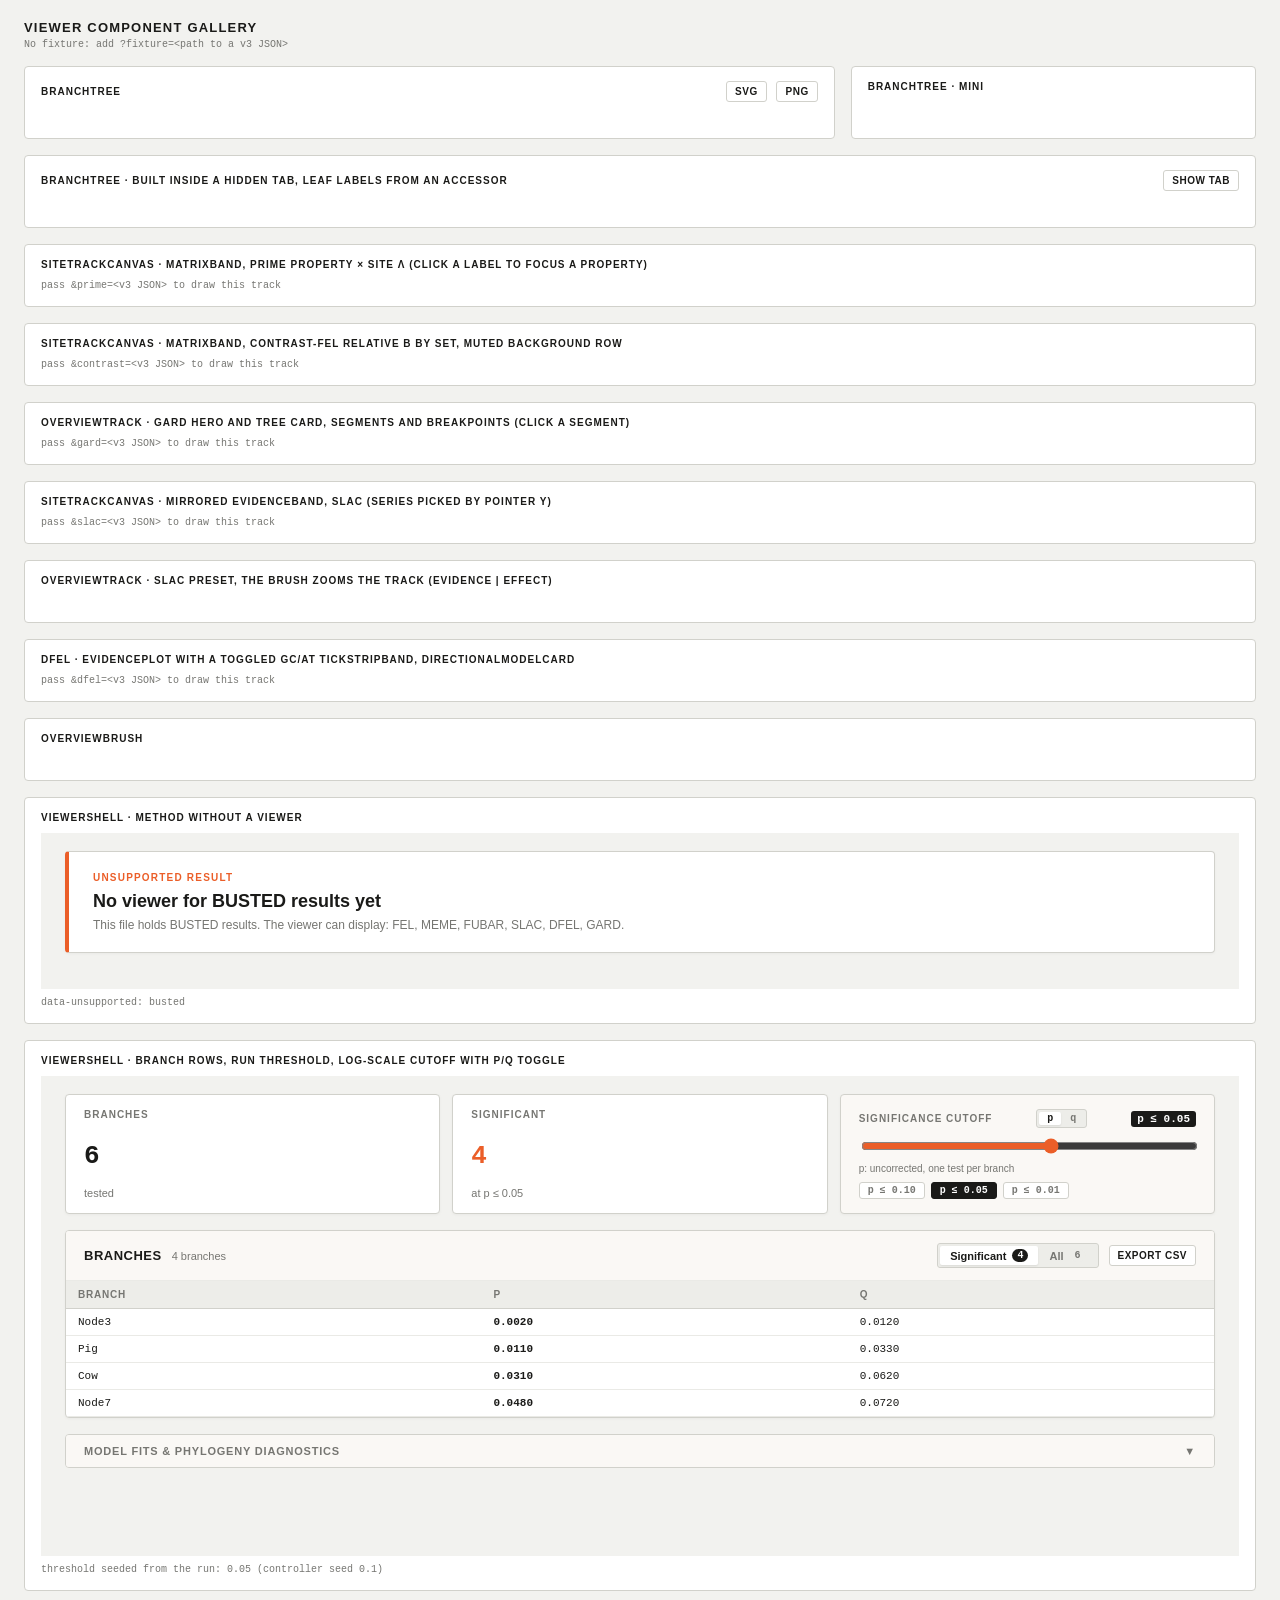
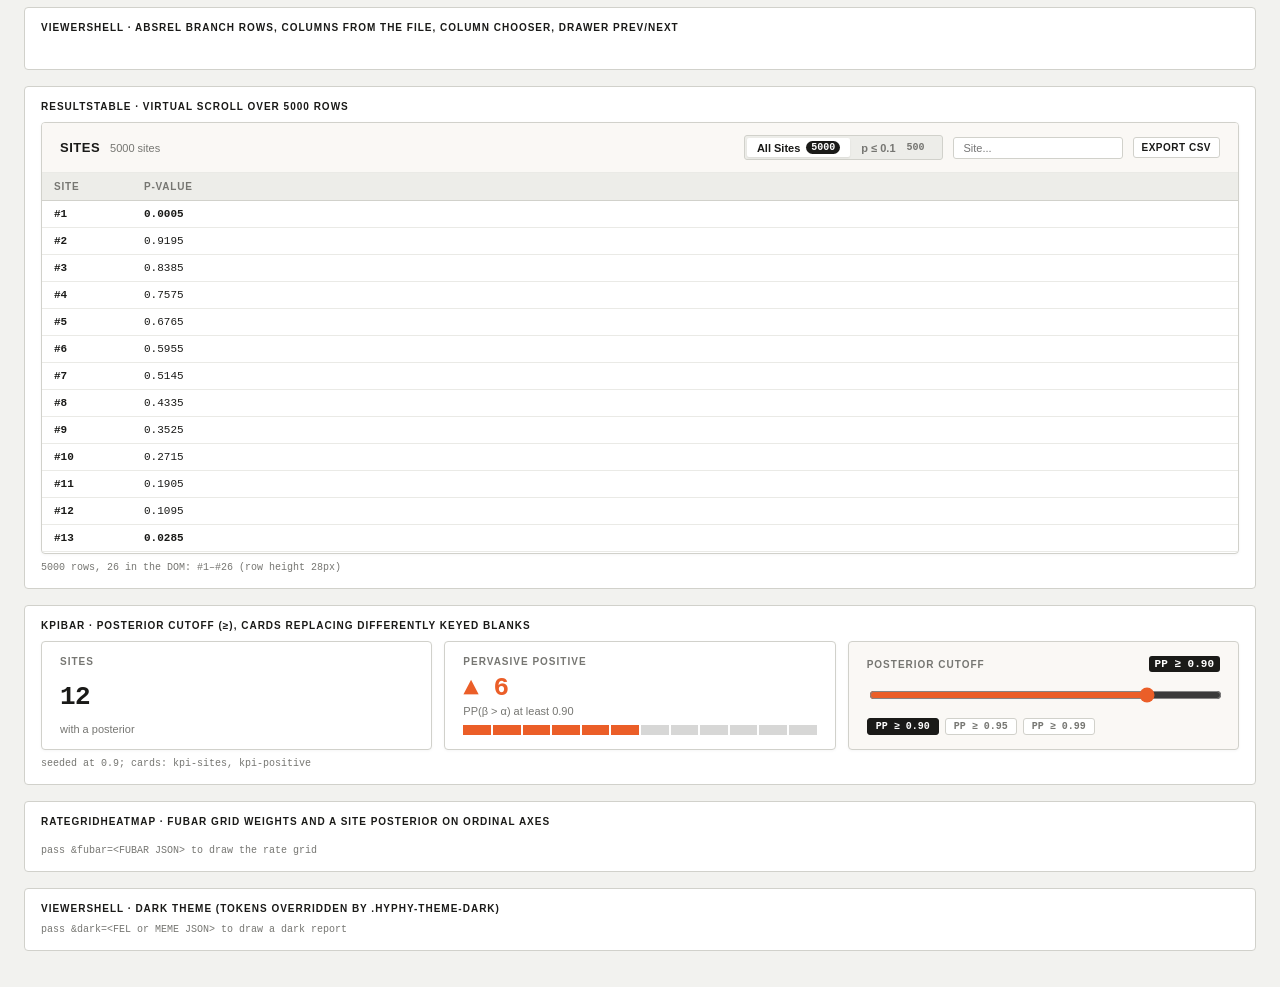
<file: viz/fel-viewer/gallery.html>
<!DOCTYPE html>
<html lang="en">
<head>
  <meta charset="UTF-8" />
  <meta name="viewport" content="width=device-width, initial-scale=1.0" />
  <title>Viewer Component Gallery</title>
  <!--
    Developer gallery for viewer components that FEL/MEME do not mount. It loads the src
    modules directly (it is not embedded in hyphy3), so serve this directory over http:
      gallery.html?fixture=<path to a v3 JSON>[&sites=<v3 JSON with site_results>][&length=<branch_lengths key>]
    Paths are relative to this page. sites defaults to the fixture; length defaults to the
    first branch_lengths key found in phylogeny.nodes. The unsupported-method notice loads
    &unsupported=<result JSON of a method without a viewer>, or a synthetic BUSTED result.
    The branch-keyed shell runs a gallery-local config over synthetic branch rows, with a
    log-scale controller whose p/q toggle drives the shell's statistic. The posterior
    controller runs a standalone KpiBar over synthetic posteriors.
    The aBSREL table reads branch_results from &branches=<v3 aBSREL JSON> (default: the
    fixture when it has them): its columns come from the file's declared columns, some
    start hidden behind the column chooser, and the drawer steps through the visible rows.
    The virtual table draws 5000 synthetic rows a window at a time.
    Site tracks with stacked, clickable bands load &prime=<PRIME v3 JSON> and
    &contrast=<Contrast-FEL v3 JSON> (MatrixBand: click a row label to focus it, a cell to
    select its site), &gard=<GARD v3 JSON> (SegmentBand, GardTickBand and the GardTreeCard: click a segment) and
    &slac=<SLAC v3 JSON> (mirrored EvidenceBand: the series under the pointer is picked by y;
    the same file also drives an OverviewTrack with the SLAC preset, its brush shown from 60
    codons so it zooms even a short alignment) and &dfel=<dFEL v3 JSON> (the dFEL hero: its
    GC/AT TickStripBand sits behind a stack toggle, on by default only when K > 1; under it
    the DirectionalModelCard, opened: composition screen, GC strip, regime tree, root bars).
    RateGridHeatmap loads &fubar=<FUBAR JSON, v3 or legacy>: the estimated grid weights and
    the posterior of the site with the highest P[β>α], its mode outlined and mean marked.
    The hidden tab holds a BranchTree built while display:none; showing the tab draws it. Clicking a branch in the full tree selects it in the mini tree.
  -->
  <link rel="stylesheet" href="src/styles/viewer.css" />
  <style>
    body {
      margin: 0;
      padding: 20px 24px 36px;
      background-color: var(--chassis);
      color: var(--ink);
      font-family: -apple-system, BlinkMacSystemFont, "Helvetica Neue", Helvetica, Arial, sans-serif;
      -webkit-font-smoothing: antialiased;
    }
    h1 {
      font-size: 13px;
      letter-spacing: 1.2px;
      text-transform: uppercase;
      margin: 0 0 4px;
    }
    .gallery-source {
      font-family: "SF Mono", Monaco, monospace;
      font-size: 10px;
      color: var(--stone);
      margin-bottom: 16px;
    }
    .gallery-row {
      display: grid;
      grid-template-columns: minmax(0, 2fr) minmax(0, 1fr);
      gap: 16px;
      margin-bottom: 16px;
    }
    .gallery-card {
      background-color: var(--panel);
      border: 1px solid var(--hairline);
      border-radius: 4px;
      padding: 14px 16px;
      min-width: 0;
    }
    .gallery-card-head {
      display: flex;
      align-items: center;
      justify-content: space-between;
      margin-bottom: 10px;
      font-size: 10px;
      font-weight: 700;
      letter-spacing: 1px;
      text-transform: uppercase;
    }
    .gallery-card-head .plot-tool-btn {
      margin-left: 6px;
    }
    .gallery-note {
      font-family: "SF Mono", Monaco, monospace;
      font-size: 10px;
      color: var(--stone);
      margin-top: 8px;
      min-height: 12px;
    }
    body > .gallery-card + .gallery-card {
      margin-top: 16px;
    }
    #shell-unsupported.hyphy-fel-container {
      min-height: 0;
    }
    .gallery-card-head .seg-btn {
      font-size: 10px;
    }
    .gallery-track-tall .evidence-canvas-container {
      height: 340px;
    }

  </style>
</head>
<body>
  <h1>Viewer Component Gallery</h1>
  <div class="gallery-source" id="gallery-source">No fixture: add ?fixture=&lt;path to a v3 JSON&gt;</div>

  <div class="gallery-row">
    <div class="gallery-card">
      <div class="gallery-card-head">
        <span>BranchTree</span>
        <span>
          <button type="button" class="plot-tool-btn" id="tree-svg">SVG</button>
          <button type="button" class="plot-tool-btn" id="tree-png">PNG</button>
        </span>
      </div>
      <div id="tree-full"></div>
      <div class="gallery-note" id="tree-note"></div>
    </div>
    <div class="gallery-card">
      <div class="gallery-card-head"><span>BranchTree · mini</span></div>
      <div id="tree-mini"></div>
    </div>
  </div>

  <div class="gallery-card">
    <div class="gallery-card-head">
      <span>BranchTree · built inside a hidden tab, leaf labels from an accessor</span>
      <button type="button" class="plot-tool-btn" id="tree-tab-btn">Show tab</button>
    </div>
    <div id="tree-hidden" hidden></div>
    <div class="gallery-note" id="hidden-note"></div>
  </div>

  <div class="gallery-card">
    <div class="gallery-card-head"><span>SiteTrackCanvas · MatrixBand, PRIME property × site λ (click a label to focus a property)</span></div>
    <div id="track-prime" class="gallery-track-tall"></div>
    <div class="gallery-note" id="prime-note"></div>
  </div>

  <div class="gallery-card">
    <div class="gallery-card-head"><span>SiteTrackCanvas · MatrixBand, Contrast-FEL relative β by set, muted background row</span></div>
    <div id="track-contrast" class="gallery-track-tall"></div>
    <div class="gallery-note" id="contrast-note"></div>
  </div>

  <div class="gallery-card">
    <div class="gallery-card-head"><span>OverviewTrack · GARD hero and tree card, segments and breakpoints (click a segment)</span></div>
    <div id="track-gard"></div>
    <div id="track-gard-card"></div>
    <div class="gallery-note" id="gard-note"></div>
  </div>

  <div class="gallery-card">
    <div class="gallery-card-head"><span>SiteTrackCanvas · mirrored EvidenceBand, SLAC (series picked by pointer y)</span></div>
    <div id="track-slac"></div>
    <div class="gallery-note" id="slac-note"></div>
  </div>

  <div class="gallery-card">
    <div class="gallery-card-head"><span>OverviewTrack · SLAC preset, the brush zooms the track (Evidence | Effect)</span></div>
    <div id="track-slac-overview"></div>
    <div class="gallery-note" id="slac-overview-note"></div>
  </div>

  <div class="gallery-card">
    <div class="gallery-card-head"><span>dFEL · EvidencePlot with a toggled GC/AT TickStripBand, DirectionalModelCard</span></div>
    <div id="track-dfel"></div>
    <div class="gallery-note" id="dfel-note"></div>
  </div>

  <div class="gallery-card">
    <div class="gallery-card-head"><span>OverviewBrush</span></div>
    <div id="brush"></div>
    <div class="gallery-note" id="brush-note"></div>
  </div>

  <div class="gallery-card">
    <div class="gallery-card-head"><span>ViewerShell · method without a viewer</span></div>
    <div id="shell-unsupported"></div>
    <div class="gallery-note" id="shell-note"></div>
  </div>

  <div class="gallery-card">
    <div class="gallery-card-head">
      <span>ViewerShell · branch rows, run threshold, log-scale cutoff with p/q toggle</span>
    </div>
    <div id="shell-branches"></div>
    <div class="gallery-note" id="branch-note"></div>
  </div>

  <div class="gallery-card">
    <div class="gallery-card-head">
      <span>ViewerShell · aBSREL branch rows, columns from the file, column chooser, drawer prev/next</span>
    </div>
    <div id="shell-absrel"></div>
    <div class="gallery-note" id="absrel-note"></div>
  </div>

  <div class="gallery-card">
    <div class="gallery-card-head"><span>ResultsTable · virtual scroll over 5000 rows</span></div>
    <div id="table-virtual"></div>
    <div class="gallery-note" id="virtual-note"></div>
  </div>

  <div class="gallery-card">
    <div class="gallery-card-head"><span>KpiBar · posterior cutoff (≥), cards replacing differently keyed blanks</span></div>
    <div id="kpi-posterior"></div>
    <div class="gallery-note" id="posterior-note"></div>
  </div>

  <div class="gallery-card">
    <div class="gallery-card-head"><span>RateGridHeatmap · FUBAR grid weights and a site posterior on ordinal axes</span></div>
    <div class="rate-grid-pair" id="rate-grid"></div>
    <div class="gallery-note" id="fubar-note"></div>
  </div>

  <div class="gallery-card">
    <div class="gallery-card-head"><span>ViewerShell · dark theme (tokens overridden by .hyphy-theme-dark)</span></div>
    <div id="shell-dark"></div>
    <div class="gallery-note" id="dark-note"></div>
  </div>

  <script type="module">
    import { ViewerShell } from './src/shell/viewer-shell.js';
    import { KpiBar, thresholdPasses, thresholdRelation } from './src/components/kpi-bar.js';
    import { ResultsTable } from './src/components/results-table.js';
    import { Drawer } from './src/components/drawer.js';
    import { BranchTree } from './src/components/branch-tree.js';
    import { OverviewBrush } from './src/components/overview-brush.js';
    import { SiteTrackCanvas } from './src/components/site-track.js';
    import { EvidenceBand } from './src/components/evidence-band.js';
    import { MatrixBand } from './src/components/matrix-band.js';
    import { RateGridHeatmap } from './src/components/rate-grid-heatmap.js';
    import { OverviewTrack } from './src/components/overview-track.js';
    import { FUBARData } from './src/data/fubar-data.js';
    import { SLACData } from './src/data/slac-data.js';
    import { slacTrackModes, SLAC_BRUSH } from './src/methods/slac.js';
    import { DFELData } from './src/data/dfel-data.js';
    import { dfelHero, DirectionalModelCard } from './src/methods/dfel.js';
    import { GardResults } from './src/data/gard-data.js';
    import { gardHero } from './src/methods/gard.js';
    import { GardTreeCard } from './src/components/gard-trees.js';
    import { PALETTE } from './src/data/palette.js';
    import { formatPValue, formatThreshold } from './src/core/format.js';

    const params = new URLSearchParams(location.search);
    const fetchJSON = path => fetch(path).then(r => {
      if (!r.ok) throw new Error(`${path}: HTTP ${r.status}`);
      return r.json();
    });

    // Sample style callback, shaped for aBSREL node metadata: significant branches are
    // split into their omega classes by proportion and labelled with the corrected p;
    // untested branches are dashed grey; everything else stays plain ink.
    function sampleStyle(threshold) {
      return (node, meta) => {
        if (!meta) return null;
        if (meta.is_tested === false) return { stroke: PALETTE.branchGrey, dash: [4, 3] };
        const p = meta.corrected_p_value;
        if (!(p <= threshold)) return null;
        return {
          stroke: PALETTE.accent,
          width: 3,
          segments: (meta.rate_distribution || []).map(c => ({
            fraction: c.proportion,
            stroke: c.omega > 1 ? PALETTE.accent : (c.omega < 1 ? PALETTE.purifying : PALETTE.ink)
          })),
          label: p === 0 ? 'p < 1e-16' : `p = ${formatPValue(p)}`
        };
      };
    }

    function firstLengthKey(nodes) {
      for (const meta of Object.values(nodes)) {
        const keys = Object.keys(meta.branch_lengths || {});
        if (keys.length) return keys[0];
      }
      return null;
    }

    function showTrees(json) {
      const phylogeny = json.phylogeny || {};
      const nodes = phylogeny.nodes || {};
      const lengthKey = params.get('length') || firstLengthKey(nodes);
      const threshold = json.statistical_tests?.branch_level_summary?.threshold ?? json.analysis?.settings?.p_threshold ?? 0.05;
      const style = sampleStyle(threshold);
      const note = document.getElementById('tree-note');

      const full = new BranchTree(document.getElementById('tree-full'), {
        lengthKey, style, exportName: 'gallery-tree',
        onHover: name => { note.textContent = name ? `hover: ${name}` : `selected: ${full.selected?.name ?? 'none'}`; },
        onSelect: name => { mini.select(name); }
      });
      const mini = new BranchTree(document.getElementById('tree-mini'), { lengthKey, style, mini: true });
      full.setLegend([
        { label: `ω > 1 class, Holm p ≤ ${formatThreshold(threshold)}`, stroke: PALETTE.accent },
        { label: 'ω < 1 class', stroke: PALETTE.purifying },
        { label: 'Not significant', stroke: PALETTE.ink },
        { label: 'Not tested', stroke: PALETTE.branchGrey, dash: true }
      ]);
      full.setTree(phylogeny.newick, nodes);
      mini.setTree(phylogeny.newick, nodes);
      note.textContent = `branch lengths: ${lengthKey || 'newick'}`;

      showHiddenTree(phylogeny, nodes, lengthKey);
      document.getElementById('tree-svg').addEventListener('click', () => full.exportSVG());
      document.getElementById('tree-png').addEventListener('click', () => full.exportPNG());
      return [full, mini];
    }

    // Built while its tab is display:none, so the container has no width yet; the tree's
    // ResizeObserver draws it when the tab is shown. Significant leaves carry their Holm p.
    function showHiddenTree(phylogeny, nodes, lengthKey) {
      const note = document.getElementById('hidden-note');
      const tab = document.getElementById('tree-hidden');
      const tree = new BranchTree(tab, {
        lengthKey,
        mini: true,
        leafLabel: (node, meta) => (meta?.is_positive ? `${node.name} · Holm p ${formatPValue(meta.corrected_p_value)}` : node.name)
      });
      tree.setTree(phylogeny.newick, nodes);
      note.textContent = `built at width ${tree.width}`;
      document.getElementById('tree-tab-btn').addEventListener('click', () => {
        tab.hidden = !tab.hidden;
        // The observer runs after the next layout, so read the width a frame later
        requestAnimationFrame(() => requestAnimationFrame(() => {
          note.textContent = `built at width 0; ${tab.hidden ? 'hidden' : `drawn at ${tree.width}px once shown`}`;
        }));
      });
    }

    const columnRows = table => {
      const ids = Object.keys(table.data);
      return table.data[ids[0]].map((_, i) => Object.fromEntries(ids.map(id => [id, table.data[id][i]])));
    };
    const negLog10 = p => (p == null ? null : -Math.log10(Math.max(p, 1e-15)));
    const tipRows = pairs => pairs.map(([label, value]) =>
      `<div class="tip-row"><span class="tip-lbl">${label}:</span> <span class="tip-val font-mono">${value}</span></div>`).join('');
    const tip = (title, pairs, hint) =>
      `<div class="tip-header"><span class="tip-title">${title}</span></div><div class="tip-grid">${tipRows(pairs)}</div>${hint ? `<div class="tip-hint">${hint}</div>` : ''}`;

    // PRIME: omnibus evidence over a property x site lambda matrix (lambda > 0 conserved in
    // blue, < 0 changing in orange). A cell is outlined when its property passes stage 2,
    // half strength at raw p <= 0.05. Focusing a property swaps the top band to its raw p.
    const PRIME_SHORT = {
      AlphaHelix_Propensity_ChouFasman: 'α-helix',
      BetaSheet_Propensity_ChouFasman: 'β-sheet',
      Hydrophobicity_KyteDoolittle: 'Hydro',
      Isoelectric_Point_pI: 'pI',
      Volume_Angstrom3: 'Volume'
    };

    function showPrimeTrack(json) {
      const note = document.getElementById('prime-note');
      const props = json.properties.map(p => ({ key: p.name, label: PRIME_SHORT[p.name] || p.name, title: p.description }));
      const stage2 = (r, key, t) => r.omnibus_q_value <= t && r[`class_${key}`] !== 'Neutral';
      const omnibusTone = (r, track) => {
        const lambdas = props.filter(p => stage2(r, p.key, track.threshold)).map(p => r[`lambda_${p.key}`]);
        if (lambdas.some(l => l < 0)) return 'div';
        return lambdas.length ? 'pur' : null;
      };
      let focus = null;
      const band = new EvidenceBand({
        value: r => (r.nonsynonymous_substitutions ? negLog10(focus ? r[`p_${focus}`] : r.omnibus_p_value) : null),
        tone: (r, track) => {
          if (!focus) return omnibusTone(r, track);
          if (r[`p_${focus}`] > 0.05) return null;
          return r[`lambda_${focus}`] < 0 ? 'div' : 'pur';
        },
        rule: null,
        shape: 'dot',
        label: '−log₁₀ p',
        tooltip: r => tip(`Codon #${r.site}`, [['omnibus p', formatPValue(r.omnibus_p_value)], ['omnibus q', formatPValue(r.omnibus_q_value)]],
          'Click to select this site')
      });
      const matrix = new MatrixBand({
        rows: props,
        value: (r, row) => (r.nonsynonymous_substitutions ? r[`lambda_${row.key}`] : null),
        emphasis: (r, row, track) => (stage2(r, row.key, track.threshold) ? 2 : (r[`p_${row.key}`] <= 0.05 ? 1 : 0)),
        positive: PALETTE.purifying,
        negative: PALETTE.accent,
        tooltip: (r, row) => tip(`Codon #${r.site} · ${row.label}`, [
          ['λ', r[`lambda_${row.key}`].toFixed(3)],
          ['raw p', formatPValue(r[`p_${row.key}`])],
          ['Holm p', formatPValue(r[`adj_p_${row.key}`])],
          ['call', r[`class_${row.key}`]]
        ]),
        rowTooltip: row => tip(row.title, [], focus === row.key ? 'Click to return to the omnibus test' : 'Click to focus this property'),
        onFocus: key => {
          focus = key;
          track.subLabel.textContent = key ? `−log₁₀ raw p for ${key}` : '−log₁₀ omnibus p';
          note.textContent = `focus: ${key ?? 'omnibus'}; λ extent ±${matrix.extent(track).toFixed(2)} from the file`;
        }
      });
      const track = new SiteTrackCanvas(document.getElementById('track-prime'), {
        title: 'Property Constraint Landscape',
        subtitle: '−log₁₀ omnibus p',
        band,
        stack: [matrix],
        threshold: json.statistical_tests.site_level_summary.threshold,
        sites: d => d.rows,
        siteCount: d => d.rows.length,
        exportName: 'gallery_prime',
        onSiteSelect: (site, row) => { note.textContent = `site-select: ${site} (omnibus p ${formatPValue(row.omnibus_p_value)})`; },
        onRegionHover: region => { if (region?.kind === 'row') note.textContent = `hover label: ${region.key}`; }
      });
      track.setData({ rows: columnRows(json.site_results) });
      note.textContent = `${props.length} properties; λ extent ±${matrix.extent(track).toFixed(2)} from the file`;
      return track;
    }

    // Contrast-FEL: per-set beta relative to the site's geometric-mean centre, clamped at
    // 4-fold; columns of sites that fail the cutoff fade, invariant sites stay blank, and
    // the background set (never tested) is muted
    function showContrastTrack(json) {
      const note = document.getElementById('contrast-note');
      const nodes = Object.values(json.phylogeny.nodes);
      const columns = json.site_results.data;
      const groups = [...new Set(nodes.filter(n => n.is_testable).map(n => n.group))].filter(g => `beta_${g}` in columns).sort();
      const branches = g => nodes.filter(n => n.group === g).length;
      const rows = groups.map(g => ({ key: `beta_${g}`, label: `${g} · ${branches(g)} br` }));
      if ('beta_background' in columns) rows.push({ key: 'beta_background', label: 'Background', muted: true });
      const floor = b => Math.max(b, 1e-4);
      const centre = r => Math.exp(groups.reduce((sum, g) => sum + Math.log(floor(r[`beta_${g}`])), 0) / groups.length);
      const invariant = r => r.contrast_tag === 'Invariant';

      const band = new EvidenceBand({
        value: r => (invariant(r) ? null : negLog10(r.p_value)),
        tone: (r, track) => (r.p_value <= track.threshold ? 'div' : null),
        label: '−log₁₀ p',
        tooltip: r => tip(`Codon #${r.site}`, [['p', formatPValue(r.p_value)], ['q', formatPValue(r.q_value)], ['call (run)', r.contrast_tag]])
      });
      const matrix = new MatrixBand({
        rows,
        value: (r, row) => (invariant(r) ? null : Math.log2(floor(r[row.key]) / centre(r))),
        emphasis: (r, row, track) => (r.p_value <= track.threshold ? 2 : 0),
        extent: 2,
        tierOpacity: [0.2, 0.2, 1],
        tooltip: (r, row) => tip(`Codon #${r.site} · ${row.label}`, [
          ['β', r[row.key].toFixed(3)],
          ['log₂ β / centre', Math.log2(floor(r[row.key]) / centre(r)).toFixed(2)],
          ['p', formatPValue(r.p_value)]
        ]),
        onFocus: key => { note.textContent = `focus group: ${key ?? 'none'}`; }
      });
      const track = new SiteTrackCanvas(document.getElementById('track-contrast'), {
        title: 'Contrast-FEL Set Strip',
        subtitle: `−log₁₀ p; gallery cutoff p ≤ 0.25 so a few columns pass`,
        band,
        stack: [matrix],
        gutter: 84,
        threshold: 0.25,
        sites: d => d.rows,
        siteCount: d => d.rows.length,
        exportName: 'gallery_contrast_fel',
        onSiteSelect: (site, row) => { note.textContent = `site-select: ${site} (p ${formatPValue(row.p_value)})`; }
      });
      track.setData({ rows: columnRows(json.site_results) });
      note.textContent = `sets: ${rows.map(r => r.label).join(', ')}`;
      return track;
    }

    // GARD: the hero with its real bands (log | linear support, segments toned by call, Ohmic
    // candidates) and the tree card under it; the brush shows from 1000 sites
    function showGardTrack(json) {
      const note = document.getElementById('gard-note');
      const data = new GardResults(json);
      const select = (site) => { note.textContent = `site-select: ${site}`; };
      const hero = gardHero(document.getElementById('track-gard'), { threshold: 0.05, onSiteSelect: select });
      hero.setData(data);
      const card = new GardTreeCard(document.getElementById('track-gard-card'));
      card.setThreshold(0.05);
      card.setData(data);
      const stats = data.getStats(0.05);
      note.textContent = `${stats.segments} segments, ${stats.incongruent} of ${stats.breakpoints} incongruent at α 0.05, support offset ${data.off}`;
    }

    // SLAC: positive selection above zero, negative below; the selected series gets the ring
    function showSlacTrack(json) {
      const note = document.getElementById('slac-note');
      const band = new EvidenceBand({
        value: r => negLog10(r.p_positive),
        tone: (r, track) => (r.p_positive <= track.threshold ? 'div' : null),
        mirror: {
          value: r => negLog10(r.p_negative),
          tone: (r, track) => (r.p_negative <= track.threshold ? 'pur' : null)
        },
        label: ['more non-synonymous ▲', 'more synonymous ▼'],
        tooltip: (r, track, point) => tip(`Codon #${r.site}`, point.series
          ? [['p (negative)', formatPValue(r.p_negative)]]
          : [['p (positive)', formatPValue(r.p_positive)]])
      });
      const track = new SiteTrackCanvas(document.getElementById('track-slac'), {
        title: 'SLAC Two-Sided Evidence',
        subtitle: '−log₁₀ p, positive above zero and negative below',
        band,
        threshold: 0.1,
        sites: d => d.rows,
        siteCount: d => d.rows.length,
        exportName: 'gallery_slac',
        onSiteSelect: (site, row) => {
          note.textContent = `site-select: ${site}, ${track.selectedSeries ? `negative series, p ${formatPValue(row.p_negative)}` : `positive series, p ${formatPValue(row.p_positive)}`}`;
        }
      });
      track.setData({ rows: columnRows(json.site_results) });
      showSlacOverview(json);
    }

    // The SLAC hero outside the shell, with the brush threshold lowered so cd2 zooms too
    function showSlacOverview(json) {
      const note = document.getElementById('slac-overview-note');
      const view = new OverviewTrack(document.getElementById('track-slac-overview'), {
        track: (container) => new SiteTrackCanvas(container, {
          title: 'Selection Evidence Landscape',
          modes: slacTrackModes(),
          threshold: 0.1,
          exportName: 'gallery_slac_overview'
        }),
        brush: Object.assign({}, SLAC_BRUSH, { minSites: 60 }),
        window: 60,
        onSiteSelect: (site) => { note.textContent = `site-select: ${site}`; }
      });
      view.setData(new SLACData(json));
      note.textContent = `${view.track.numSites} codons, window ${view.span}`;
    }

    // The dFEL hero and model card outside the shell; the card is opened whatever K is
    function showDfelTrack(json) {
      const note = document.getElementById('dfel-note');
      const host = document.getElementById('track-dfel');
      const data = new DFELData(json);
      const hero = dfelHero(host, { threshold: 0.1, onSiteSelect: (site) => { note.textContent = `site-select: ${site}`; } });
      hero.setData(data);
      const card = new DirectionalModelCard(host);
      card.setData(data);
      card.setExpanded(true);
      note.textContent = `K = ${data.K}, strip ${hero.stackShown ? 'shown' : 'hidden'} by default`;
    }

    function showBrush(json) {
      const note = document.getElementById('brush-note');
      const data = json.site_results?.data;
      const brush = new OverviewBrush(document.getElementById('brush'), {
        minSites: 0,
        threshold: json.analysis?.settings?.pvalue_threshold ?? 0.1,
        tone: (row, t) => (row.p_value <= t ? (row.beta > row.alpha ? 'accent' : 'purifying') : null),
        onSiteSelect: site => { note.textContent = `selected site ${site}`; },
        onViewportChange: (start, end) => { note.textContent = `window ${start + 1}–${end}`; }
      });
      if (!data?.site || !data.p_value) {
        note.textContent = 'This file has no site_results.p_value; pass &sites=<v3 JSON with site results>.';
        return brush;
      }
      const rows = data.site.map((site, i) => ({ site, p_value: data.p_value[i], alpha: data.alpha?.[i], beta: data.beta?.[i] }));
      brush.setData(rows, json.dataset?.codon_sites || rows.length);
      brush.setViewport(0, Math.min(40, rows.length));
      return brush;
    }

    // The shell recognizes the method but has no config for it, so it shows the notice
    // in place of a report rather than drawing the file as FEL
    async function showUnsupported() {
      const path = params.get('unsupported');
      const json = path ? await fetchJSON(path) : { analysis: { id: 'busted' } };
      const mount = document.getElementById('shell-unsupported');
      const note = document.getElementById('shell-note');
      mount.addEventListener('data-unsupported', e => { note.textContent = `data-unsupported: ${e.detail.method}`; });
      new ViewerShell(mount).load(json);
    }

    function showRateGrid(json) {
      const data = new FUBARData(json);
      const mount = document.getElementById('rate-grid');
      const top = data.siteResults.reduce((a, b) => (b.probPos > a.probPos ? b : a));
      new RateGridHeatmap(mount, { title: 'Estimated grid weights', caption: data.formatLabel, size: 240, grid: data.grid, weights: data.grid.weight });
      const weights = data.sitePosterior(top.site);
      if (weights) {
        new RateGridHeatmap(mount, {
          title: `Codon #${top.site} posterior`,
          caption: 'Mode outlined; ✕ marks the posterior mean',
          size: 240,
          grid: data.grid,
          weights,
          mode: true,
          mean: { alpha: top.alpha, beta: top.beta }
        });
      }
      document.getElementById('fubar-note').textContent = `${data.grid.dims}×${data.grid.dims} grid; codon #${top.site} has P[β>α] = ${top.probPos.toFixed(3)}`;
    }

    // The dark theme only overrides the :root tokens, so any method's report follows it
    function showDarkShell(json) {
      const mount = document.getElementById('shell-dark');
      const shell = new ViewerShell(mount, { theme: 'dark' });
      shell.load(json);
      document.getElementById('dark-note').textContent = `${shell.config.id} report, theme: dark`;
      return shell;
    }

    // A gallery-local branch-keyed config: rows are keyed by branch name and the parser has
    // no getSite, so the shell's site-select detail and the drawer go through config.row.
    // The file's run threshold (0.05) seeds the shell over the controller's seed (0.1),
    // and the p/q toggle switches the statistic every view tests and labels.
    const BRANCH_ROWS = [
      { branch: 'Node3', p: 0.002, q: 0.012 },
      { branch: 'Pig', p: 0.011, q: 0.033 },
      { branch: 'Cow', p: 0.031, q: 0.062 },
      { branch: 'Node7', p: 0.048, q: 0.072 },
      { branch: 'Human', p: 0.21, q: 0.25 },
      { branch: 'Mouse', p: 0.64, q: 0.64 }
    ];

    class BranchRows {
      constructor(json) {
        this.branches = json.branches;
        this.runThreshold = json.analysis.settings.pvalue_threshold;
        this.numSites = 0;
        this.numTaxa = json.branches.length;
      }
      getStats() {
        return { totalBranches: this.branches.length };
      }
    }

    const branchRow = (data, key) => data.branches.find(r => r.branch === key) || null;
    const passes = (row, t, view) => row[view.statistic] <= t;
    const significant = (view) => view.data.branches.filter(r => passes(r, view.threshold, view)).length;
    const BRANCH_CONTROLLER = {
      title: 'Significance Cutoff',
      statistic: 'p',
      direction: 'le',
      scale: 'log',
      min: 0.001,
      max: 1,
      step: 0.01,
      presets: [0.1, 0.05, 0.01],
      seed: 0.1,
      format: formatThreshold,
      caption: ({ statistic }) => statistic === 'q'
        ? 'q: Benjamini-Hochberg over the tested branches'
        : 'p: uncorrected, one test per branch',
      toggle: { statistics: ['p', 'q'] }
    };
    const statCell = (stat) => (r, view) =>
      `<td class="font-mono pval-cell ${view.statistic === stat && r[stat] <= view.threshold ? 'pval-sig font-bold' : ''}">${formatPValue(r[stat])}</td>`;

    const BRANCH_CONFIG = {
      id: 'branch-demo',
      Parser: BranchRows,
      controller: BRANCH_CONTROLLER,
      row: branchRow,
      defaultFilter: 'significant',
      kpis: (parent, hooks) => new KpiBar(parent, {
        cards: [
          { id: 'tested', label: 'Branches', value: stats => String(stats.totalBranches), sub: () => 'tested', tone: 'ink' },
          { id: 'sig', label: 'Significant', value: (stats, view) => String(significant(view)),
            sub: (stats, view) => `at ${view.statistic} ≤ ${formatThreshold(view.threshold)}`, tone: 'accent' }
        ],
        controller: BRANCH_CONTROLLER,
        threshold: hooks.threshold,
        statistic: hooks.statistic,
        onThresholdChange: hooks.onThresholdChange,
        onStatisticChange: hooks.onStatisticChange
      }),
      hero: () => ({ setData() {} }),
      table: (parent, hooks) => new ResultsTable(parent, {
        title: 'Branches',
        rowKey: 'branch',
        rows: data => data.branches,
        columns: [
          { id: 'branch', header: 'Branch', cell: r => `<td class="font-mono">${r.branch}</td>` },
          { id: 'p', header: 'p', cell: statCell('p') },
          { id: 'q', header: 'q', cell: statCell('q') }
        ],
        filters: [
          { id: 'significant', key: 'sig', label: 'Significant', count: (stats, view) => significant(view),
            test: passes, subtitle: n => `${n} branches` },
          { id: 'all', key: 'all', label: 'All', count: stats => stats.totalBranches,
            test: () => true, subtitle: n => `${n} branches` }
        ],
        emptyState: () => ({ title: 'No branch passes the cutoff.' }),
        threshold: hooks.threshold,
        statistic: hooks.statistic,
        filterType: hooks.filterType,
        onSelect: (key, row, action) => hooks.onSiteSelect(key, action)
      }),
      drawer: (container, hooks) => new Drawer(container, {
        emptyTag: 'Branch —',
        row: branchRow,
        header: (r, { threshold, statistic }) => r[statistic] <= threshold
          ? { tag: r.branch, tone: 'div', badge: `Significant (${statistic})` }
          : { tag: r.branch, tone: 'neutral', badge: 'Not significant' },
        tabs: [{
          id: 'summary',
          label: 'Branch',
          comment: 'Branch statistics',
          render: (panel, r, { statistic, threshold }) => {
            panel.textContent = `${r.branch}: ${statistic} = ${formatPValue(r[statistic])} against ${statistic} ≤ ${formatThreshold(threshold)}`;
          }
        }],
        threshold: hooks.threshold,
        statistic: hooks.statistic,
        onClose: hooks.onClose
      }),
      diagnostics: data => `<div class="diag-item"><span class="diag-lbl">Run threshold</span><span class="diag-val font-mono">${data.runThreshold}</span></div>`
    };

    function showBranchShell() {
      const mount = document.getElementById('shell-branches');
      const note = document.getElementById('branch-note');
      const shell = new ViewerShell(mount);
      shell.mount(BRANCH_CONFIG);
      mount.addEventListener('site-select', e => {
        note.textContent = `site-select: ${e.detail.site} → ${JSON.stringify(e.detail.raw)}`;
      });
      shell.load({ branches: BRANCH_ROWS, analysis: { settings: { pvalue_threshold: 0.05 } } });
      note.textContent = `threshold seeded from the run: ${shell.threshold} (controller seed ${BRANCH_CONTROLLER.seed})`;
      mount.addEventListener('statistic-change', e => {
        note.textContent = `statistic-change: ${e.detail.statistic}`;
      });
      mount.addEventListener('threshold-change', e => {
        note.textContent = `threshold-change: ${e.detail.threshold}`;
      });
    }

    // A 'ge' cutoff on posterior probabilities, FUBAR-style. The blank card is keyed
    // differently from the real ones, so setData redraws the cards from their own
    // markup, and the second card's widget gets its slot.
    const POSTERIOR_CONTROLLER = {
      title: 'Posterior Cutoff',
      statistic: 'PP',
      direction: 'ge',
      min: 0.5,
      max: 1,
      step: 0.01,
      presets: [0.9, 0.95, 0.99],
      seed: 0.9,
      format: formatThreshold
    };
    const POSTERIORS = [0.999, 0.993, 0.97, 0.955, 0.93, 0.91, 0.82, 0.64, 0.41, 0.12, 0.08, 0.03];

    function showPosteriorBar() {
      const note = document.getElementById('posterior-note');
      const positive = t => POSTERIORS.filter(pp => thresholdPasses(POSTERIOR_CONTROLLER, pp, t)).length;
      const bar = new KpiBar(document.getElementById('kpi-posterior'), {
        blank: [{ id: 'pending', label: 'Posterior Sites', placeholder: 'waiting for data' }],
        cards: [
          { id: 'sites', label: 'Sites', value: () => String(POSTERIORS.length), sub: () => 'with a posterior', tone: 'ink' },
          { id: 'positive', label: 'Pervasive Positive', tone: 'accent',
            value: (stats, view) => `▲ ${positive(view.threshold)}`,
            sub: (stats, view) => `PP(β > α) ${thresholdRelation(POSTERIOR_CONTROLLER)} ${formatThreshold(view.threshold)}`,
            widget: (el, stats, view) => {
              el.style.cssText = 'display:flex;gap:2px;margin-top:8px;height:10px';
              el.innerHTML = POSTERIORS.map(pp => {
                const on = thresholdPasses(POSTERIOR_CONTROLLER, pp, view.threshold);
                return `<span title="PP ${pp}" style="flex:1;background:${on ? PALETTE.accent : PALETTE.branchGrey};opacity:${on ? 1 : 0.35}"></span>`;
              }).join('');
            } }
        ],
        controller: POSTERIOR_CONTROLLER,
        onThresholdChange: t => { note.textContent = `onThresholdChange: ${t}`; }
      });
      bar.setData({ getStats: () => ({}) });
      note.textContent = `seeded at ${bar.threshold}; cards: ${[...bar.el.querySelectorAll('.kpi-card:not(.kpi-card-control)')].map(c => c.id).join(', ')}`;
      return bar;
    }

    // aBSREL's v3 branch_results: a columnar table whose columns the file declares. The
    // config builds one table column per declared column, so the table's columns are
    // resolved from each load; the Holm p and LRT show by default, the rest wait in the
    // chooser, and the EBF count is gated on a capability the parser derives from the file.
    class AbsrelBranches {
      constructor(json) {
        const table = json.branch_results;
        const ids = Object.keys(table.data);
        this.declared = table.columns;
        this.branches = table.data.branch.map((branch, i) => Object.fromEntries(ids.map(id => [id, table.data[id][i]])));
        this.runThreshold = json.statistical_tests?.branch_level_summary?.threshold ?? null;
        this.capabilities = { ebf: ids.includes('sites_ebf_100'), srv: Boolean(json.settings?.srv) };
        this.numSites = json.dataset?.codon_sites;
        this.numTaxa = json.dataset?.taxa_count;
      }
      getStats(t) {
        return { tested: this.branches.length, positive: this.branches.filter(r => r.corrected_p_value <= t).length };
      }
    }

    const ABSREL_HEADERS = {
      corrected_p_value: 'Holm p',
      uncorrected_p_value: 'p',
      lrt: 'LRT',
      baseline_omega: 'Baseline ω',
      full_branch_length: 'Length',
      rate_classes: 'ω classes',
      sites_ebf_100: 'Sites EBF ≥ 100'
    };
    const ABSREL_HIDDEN = ['uncorrected_p_value', 'baseline_omega', 'full_branch_length'];
    const ABSREL_CAPABILITY = { sites_ebf_100: 'ebf' };

    function absrelValue(id, type, value, view) {
      if (/p_value$/.test(id)) {
        const sig = id === 'corrected_p_value' && value <= view.threshold;
        return `<td class="font-mono pval-cell ${sig ? 'pval-sig font-bold' : ''}">${formatPValue(value)}</td>`;
      }
      if (type === 'float') return `<td class="font-mono">${value.toFixed(3)}</td>`;
      return `<td class="font-mono">${value}</td>`;
    }

    function absrelColumns(data) {
      const declared = Object.entries(data.declared)
        .filter(([id]) => id !== 'branch' && id !== 'positive')
        .map(([id, meta]) => ({
          id,
          header: ABSREL_HEADERS[id] || id,
          title: meta.description,
          hiddenByDefault: ABSREL_HIDDEN.includes(id),
          availableWhen: ABSREL_CAPABILITY[id] && (caps => caps[ABSREL_CAPABILITY[id]]),
          cell: (r, view) => absrelValue(id, meta.type, r[id], view),
          csv: [{ header: id, value: r => r[id] }],
          sort: r => r[id]
        }));
      return [
        { id: 'branch', header: 'Branch', cell: r => `<td class="font-mono font-bold">${r.branch}</td>`,
          csv: [{ header: 'branch', value: r => r.branch }], sort: r => r.branch },
        ...declared,
        { id: 'srv', header: 'SRV', availableWhen: caps => caps.srv, cell: () => '<td>—</td>' }
      ];
    }

    const absrelRow = (data, key) => data.branches.find(r => r.branch === key) || null;
    const ABSREL_CONTROLLER = {
      title: 'Holm p Cutoff',
      statistic: 'p',
      direction: 'le',
      min: 0.001,
      max: 0.2,
      step: 0.005,
      presets: [0.1, 0.05, 0.01],
      seed: 0.05,
      format: formatThreshold
    };

    const ABSREL_CONFIG = {
      id: 'absrel-demo',
      Parser: AbsrelBranches,
      controller: ABSREL_CONTROLLER,
      row: absrelRow,
      defaultFilter: 'all',
      kpis: (parent, hooks) => new KpiBar(parent, {
        cards: [
          { id: 'tested', label: 'Tested Branches', value: stats => String(stats.tested), sub: (stats, { data }) => `${data.numTaxa} taxa`, tone: 'ink' },
          { id: 'positive', label: 'Episodic Selection', value: stats => `▲ ${stats.positive}`,
            sub: (stats, view) => `Holm p ≤ ${formatThreshold(view.threshold)}`, tone: 'accent' }
        ],
        controller: ABSREL_CONTROLLER,
        threshold: hooks.threshold,
        statistic: hooks.statistic,
        onThresholdChange: hooks.onThresholdChange
      }),
      hero: () => ({ setData() {} }),
      table: (parent, hooks) => new ResultsTable(parent, {
        title: 'Branches',
        rowKey: 'branch',
        rows: data => data.branches,
        columns: absrelColumns,
        filters: [
          { id: 'positive', key: 'pos', glyph: '▲', label: 'Episodic', count: stats => stats.positive,
            test: (r, t) => r.corrected_p_value <= t, subtitle: (n, t) => `${n} branches at Holm p ≤ ${formatThreshold(t)}` },
          { id: 'all', key: 'all', label: 'All Branches', count: stats => stats.tested,
            test: () => true, subtitle: n => `all ${n} tested branches` }
        ],
        defaultSort: { column: 'corrected_p_value', dir: 'asc' },
        search: { placeholder: 'Branch name...', match: (r, q) => r.branch.toLowerCase().includes(q),
          noMatch: { title: 'No branch matches' } },
        emptyState: () => ({ title: 'No branch passes the cutoff.' }),
        exportName: 'gallery_absrel',
        threshold: hooks.threshold,
        statistic: hooks.statistic,
        filterType: hooks.filterType,
        onSelect: (key, row, action) => hooks.onSiteSelect(key, action)
      }),
      drawer: (container, hooks) => new Drawer(container, {
        emptyTag: 'Branch —',
        row: absrelRow,
        header: (r, { threshold }) => r.corrected_p_value <= threshold
          ? { tag: r.branch, tone: 'div', badge: '▲ Episodic Selection' }
          : { tag: r.branch, tone: 'neutral', badge: 'Not significant' },
        tabs: [{
          id: 'summary',
          label: 'Branch',
          comment: 'Declared branch_results columns',
          render: (panel, r, { data }) => {
            panel.innerHTML = `<div class="drawer-section"><div class="drawer-stats-grid">${Object.entries(data.declared)
              .filter(([id]) => id !== 'branch')
              .map(([id, meta]) => `<div class="drawer-stat-card" title="${meta.description}">
                <span class="dstat-label">${ABSREL_HEADERS[id] || id}</span>
                <span class="dstat-value font-mono">${typeof r[id] === 'number' && !Number.isInteger(r[id]) ? formatPValue(r[id]) : r[id]}</span>
              </div>`).join('')}</div></div>`;
          }
        }],
        siblings: hooks.siblings,
        onStep: hooks.onStep,
        threshold: hooks.threshold,
        statistic: hooks.statistic,
        onClose: hooks.onClose
      }),
      diagnostics: data => `<div class="diag-item"><span class="diag-lbl">Run threshold</span><span class="diag-val font-mono">${data.runThreshold}</span></div>`
    };

    function showAbsrelShell(json) {
      const mount = document.getElementById('shell-absrel');
      const note = document.getElementById('absrel-note');
      if (!json?.branch_results) {
        note.textContent = 'This file has no branch_results; pass &branches=<v3 aBSREL JSON>.';
        return null;
      }
      // aBSREL has no registered config yet, so its analysis id would bring the unsupported
      // notice; the shell gets the v3 sections the parser reads, under the mounted config
      const shell = new ViewerShell(mount);
      shell.mount(ABSREL_CONFIG);
      shell.load({
        branch_results: json.branch_results,
        statistical_tests: json.statistical_tests,
        dataset: json.dataset,
        settings: json.analysis?.settings
      });
      const offered = shell.table.columns.filter(c => c.cell).map(c => c.id);
      const gated = absrelColumns(shell.data).filter(c => !offered.includes(c.id) && c.cell).map(c => c.id);
      note.textContent = `columns from the file: ${offered.join(', ')}; gated out: ${gated.join(', ') || 'none'}`;
      mount.addEventListener('site-select', e => {
        note.textContent = `site-select: ${e.detail.site} (${shell.siblingKeys().indexOf(e.detail.site) + 1} of ${shell.siblingKeys().length} visible rows)`;
      });
      return shell;
    }

    // Synthetic site rows past the virtual threshold: only the rows in view are in the DOM
    function showVirtualTable() {
      const note = document.getElementById('virtual-note');
      const rows = Array.from({ length: 5000 }, (_, i) => ({ site: i + 1, p: ((i * 7919) % 1000) / 1000 + 0.0005 }));
      const table = new ResultsTable(document.getElementById('table-virtual'), {
        title: 'Sites',
        rows: data => data.rows,
        columns: [
          { id: 'site', header: 'Site', width: 90, cell: r => `<td class="font-mono font-bold">#${r.site}</td>`, sort: r => r.site },
          { id: 'p', header: 'p-value', cell: (r, { threshold }) => `<td class="font-mono pval-cell ${r.p <= threshold ? 'pval-sig font-bold' : ''}">${formatPValue(r.p)}</td>`, sort: r => r.p }
        ],
        filters: [
          { id: 'all', key: 'vall', label: 'All Sites', count: () => rows.length, test: () => true, subtitle: n => `${n} sites` },
          { id: 'sig', key: 'vsig', label: 'p ≤ 0.1', count: () => rows.filter(r => r.p <= 0.1).length, test: (r, t) => r.p <= t, subtitle: n => `${n} sites` }
        ],
        search: { placeholder: 'Site...', match: (r, q) => String(r.site).startsWith(q), noMatch: { title: 'No site matches' } },
        emptyState: () => ({ title: 'No rows' }),
        virtualize: true,
        threshold: 0.1,
        onSelect: site => { note.textContent = `selected site ${site}`; }
      });
      table.setData({ rows, getStats: () => ({}) });
      const report = () => {
        const drawn = table.tbody.querySelectorAll('tr[data-site]');
        note.textContent = `${table.bodyRows.length} rows, ${drawn.length} in the DOM: #${drawn[0].dataset.site}–#${drawn[drawn.length - 1].dataset.site} (row height ${table.rowHeight}px)`;
      };
      table.tableScroll.addEventListener('scroll', () => requestAnimationFrame(report));
      report();
      return table;
    }

    async function main() {
      await showUnsupported();
      showBranchShell();
      showPosteriorBar();
      showVirtualTable();
      const fixture = params.get('fixture');
      const branches = params.get('branches') || fixture;
      if (branches) showAbsrelShell(await fetchJSON(branches));
      if (params.get('dark')) showDarkShell(await fetchJSON(params.get('dark')));
      else document.getElementById('dark-note').textContent = 'pass &dark=<FEL or MEME JSON> to draw a dark report';
      if (params.get('fubar')) showRateGrid(await fetchJSON(params.get('fubar')));
      else document.getElementById('fubar-note').textContent = 'pass &fubar=<FUBAR JSON> to draw the rate grid';
      const tracks = { prime: showPrimeTrack, contrast: showContrastTrack, gard: showGardTrack, slac: showSlacTrack, dfel: showDfelTrack };
      for (const [param, show] of Object.entries(tracks)) {
        if (params.get(param)) show(await fetchJSON(params.get(param)));
        else document.getElementById(`${param}-note`).textContent = `pass &${param}=<v3 JSON> to draw this track`;
      }
      if (!fixture) return;
      const sites = params.get('sites') || fixture;
      document.getElementById('gallery-source').textContent = `tree: ${fixture}   sites: ${sites}   branches: ${branches}`;
      const [treeJSON, sitesJSON] = await Promise.all([fetchJSON(fixture), fetchJSON(sites)]);

      const trees = showTrees(treeJSON);
      const brush = showBrush(sitesJSON);
      const fit = () => {
        for (const tree of trees) tree.resize(tree.container.clientWidth);
        brush.resize(brush.container.clientWidth);
      };
      fit();
      window.addEventListener('resize', fit);
    }

    main().catch(err => {
      document.getElementById('gallery-source').textContent = String(err);
      console.error(err);
    });
  </script>
</body>
</html>
</file>
<file: viz/fel-viewer/src/styles/viewer.css>
/* Dieter Rams / Braun Industrial Minimalist Style Sheet for HyPhy FEL Web Widget */
/* Principles: Weniger, aber besser. Restrained, functional, precise, zero decoration. */

:root {
  /* Signal hues: accent marks the finding (diversifying), purifying is its mirror */
  --accent: #EB5E28;               /* Braun Signal Orange */
  --accent-tint: rgba(235, 94, 40, 0.15);
  --accent-tint-border: rgba(235, 94, 40, 0.3);
  --purifying: #1E40AF;            /* Technical Cobalt Blue */
  --purifying-tint: rgba(30, 64, 175, 0.12);
  --purifying-solid: #1E40AF;      /* Cobalt under knockout text, in either theme */
  --purifying-light: #7C9BF0;      /* Cobalt for text and marks on dark surfaces */
  --synonymous: #047857;           /* Deep green */
  --synonymous-tint: rgba(4, 120, 87, 0.12);

  /* Surfaces */
  --chassis: #F2F2EF;              /* Warm matte off-white chassis */
  --panel: #FFFFFF;                /* Crisp flat white panel */
  --panel-header: #FAF8F5;
  --inset: #EDEDE9;                /* Recessed wells and table heads */
  --row-hover: #F8F8F5;
  --row-selected: #FEF3C7;         /* Soft warm amber highlight */
  --tooltip-bg: rgba(26, 26, 24, 0.95);

  /* Ink and lines */
  --ink: #1A1A18;                  /* Rich charcoal ink */
  --knockout: #FFFFFF;             /* Text on signal backgrounds and the tooltip */
  --ink-fill: var(--ink);          /* Filled controls: active pills, hovered buttons */
  --on-ink-fill: var(--knockout);  /* Text on filled controls */
  --stone: #767672;                /* Secondary warm stone label */
  --hairline: #D1D1CB;             /* Precision 1px structural line */
  --grid-line: #EAEAE6;            /* Subtle cell grid */

  /* Cool greys */
  --slate: #475569;
  --slate-light: #94A3B8;
  --slate-pale: #E2E8F0;
  --slate-faint: #F8FAFC;
  --code-ink: var(--slate);        /* Monospace text blocks (Newick), substitution lists */
}

:host, .hyphy-fel-container {
  display: flex;
  flex-direction: column;
  width: 100%;
  height: 100%;
  min-height: 480px;
  background-color: var(--chassis); /* Warm matte off-white chassis */
  color: var(--ink);             /* Rich charcoal ink */
  font-family: -apple-system, BlinkMacSystemFont, "Helvetica Neue", Helvetica, Arial, sans-serif;
  user-select: none;
  box-sizing: border-box;
  -webkit-font-smoothing: antialiased;
  -moz-osx-font-smoothing: grayscale;
  position: relative;
  overflow-y: auto;
  overflow-x: hidden;
}

*, *::before, *::after {
  box-sizing: border-box;
}

.font-mono {
  font-family: "SF Mono", Monaco, Menlo, Consolas, monospace !important;
}

.font-bold {
  font-weight: 700 !important;
}

.text-orange {
  color: var(--accent) !important;
}

.text-blue {
  color: var(--purifying) !important;
}

/* Main Dashboard Layout */
.hyphy-fel-layout {
  display: flex;
  flex-direction: column;
  padding: 18px 24px 36px 24px;
  gap: 16px;
  max-width: 1440px;
  margin: 0 auto;
  width: 100%;
}

/* 1. KPI Summary Bar */
.hyphy-kpi-bar {
  width: 100%;
}

.kpi-cards-grid {
  display: grid;
  grid-template-columns: repeat(auto-fit, minmax(200px, 1fr));
  gap: 12px;
}

.kpi-card {
  background-color: var(--panel);
  border: 1px solid var(--hairline);
  border-radius: 4px;
  padding: 14px 18px;
  display: flex;
  flex-direction: column;
  justify-content: space-between;
  box-shadow: 0 1px 3px rgba(0, 0, 0, 0.04);
}

.kpi-label {
  font-size: 10px;
  font-weight: 700;
  text-transform: uppercase;
  letter-spacing: 1px;
  color: var(--stone);
}

.kpi-value {
  font-size: 26px;
  font-weight: 700;
  color: var(--ink);
  letter-spacing: -0.5px;
  margin: 6px 0 2px 0;
  font-family: "SF Mono", Monaco, monospace;
}

.kpi-text-orange {
  color: var(--accent);
}

.kpi-text-blue {
  color: var(--purifying);
}

.kpi-text-muted {
  color: var(--stone);
}

.kpi-sub {
  font-size: 11px;
  color: var(--stone);
  font-weight: 500;
}

/* Interactive Controller Card */
.kpi-card-control {
  grid-column: span 1;
  background-color: var(--panel-header);
  border-color: var(--hairline);
}

.kpi-control-header {
  display: flex;
  justify-content: space-between;
  align-items: center;
}

.kpi-thresh-display {
  font-family: "SF Mono", Monaco, monospace;
  font-size: 11px;
  font-weight: 700;
  background-color: var(--ink-fill);
  color: var(--on-ink-fill);
  padding: 2px 6px;
  border-radius: 3px;
  white-space: nowrap;
}

.kpi-slider-row {
  margin: 8px 0 6px 0;
}

.kpi-slider {
  width: 100%;
  accent-color: var(--accent);
  cursor: pointer;
}

.kpi-presets-row {
  display: flex;
  gap: 6px;
}

.kpi-control-caption {
  font-size: 10px;
  color: var(--stone);
  margin: -2px 0 6px 0;
  line-height: 1.4;
}

.kpi-stat-toggle .seg-btn {
  padding: 1px 8px;
  font-size: 10px;
  font-family: "SF Mono", Monaco, monospace;
}

.preset-pill {
  background-color: var(--panel);
  border: 1px solid var(--hairline);
  color: var(--stone);
  padding: 2px 8px;
  font-size: 10px;
  font-weight: 600;
  border-radius: 3px;
  cursor: pointer;
  font-family: "SF Mono", Monaco, monospace;
  transition: all 0.15s;
}

.preset-pill:hover {
  border-color: var(--ink);
  color: var(--ink);
}

.preset-pill.active {
  background-color: var(--ink-fill);
  border-color: var(--ink-fill);
  color: var(--on-ink-fill);
}

/* 2. Evidence Plot Card (Hero Visual) */
.hyphy-evidence-plot-card {
  background-color: var(--panel);
  border: 1px solid var(--hairline);
  border-radius: 4px;
  box-shadow: 0 1px 3px rgba(0, 0, 0, 0.04);
  display: flex;
  flex-direction: column;
  overflow: hidden;
}

.evidence-plot-header {
  display: flex;
  justify-content: space-between;
  align-items: center;
  padding: 12px 18px;
  border-bottom: 1px solid var(--grid-line);
  background-color: var(--panel-header);
  flex-wrap: wrap;
  gap: 10px;
}

.plot-title-group {
  display: flex;
  align-items: baseline;
  gap: 10px;
}

.plot-title {
  font-size: 13px;
  font-weight: 700;
  letter-spacing: 0.5px;
  text-transform: uppercase;
  color: var(--ink);
}

.plot-subtitle {
  font-size: 11px;
  color: var(--stone);
  font-family: "SF Mono", Monaco, monospace;
}

.plot-actions {
  display: flex;
  align-items: center;
  gap: 12px;
}

.segmented-control {
  display: flex;
  background-color: var(--inset);
  border: 1px solid var(--hairline);
  border-radius: 3px;
  padding: 2px;
  gap: 1px;
}

.seg-btn {
  background: none;
  border: none;
  color: var(--stone);
  padding: 3px 10px;
  font-size: 11px;
  font-weight: 600;
  border-radius: 2px;
  cursor: pointer;
  transition: all 0.12s ease;
  display: flex;
  align-items: center;
  gap: 6px;
}

.seg-btn:hover {
  color: var(--ink);
}

.seg-btn.active {
  background-color: var(--panel);
  color: var(--ink);
  box-shadow: 0 1px 2px rgba(0, 0, 0, 0.08);
}

.badge-count {
  font-size: 10px;
  font-family: "SF Mono", Monaco, monospace;
  background-color: var(--inset);
  padding: 1px 5px;
  border-radius: 8px;
}

.seg-btn.active .badge-count {
  background-color: var(--ink-fill);
  color: var(--on-ink-fill);
}

.plot-export-group {
  display: flex;
  gap: 4px;
}

.plot-tool-btn {
  background-color: var(--panel);
  border: 1px solid var(--hairline);
  color: var(--ink);
  font-size: 10px;
  font-weight: 700;
  padding: 4px 8px;
  border-radius: 3px;
  cursor: pointer;
  letter-spacing: 0.5px;
  text-transform: uppercase;
  transition: all 0.15s;
}

.plot-tool-btn:hover {
  background-color: var(--ink-fill);
  color: var(--on-ink-fill);
  border-color: var(--ink-fill);
}

.evidence-canvas-container {
  position: relative;
  width: 100%;
  height: 290px;
  background-color: var(--panel);
  cursor: crosshair;
}

.evidence-canvas {
  display: block;
  width: 100%;
  height: 100%;
}

/* Floating Tooltip */
.plot-tooltip {
  position: absolute;
  display: none;
  pointer-events: none;
  z-index: 50;
  background-color: var(--tooltip-bg);
  color: var(--knockout);
  padding: 12px 14px;
  border-radius: 4px;
  font-size: 11px;
  box-shadow: 0 4px 16px rgba(0, 0, 0, 0.18);
  min-width: 220px;
  max-width: 320px;
  backdrop-filter: blur(4px);
  border: 1px solid rgba(255, 255, 255, 0.12);
}

.tip-header {
  display: flex;
  justify-content: space-between;
  align-items: center;
  border-bottom: 1px solid rgba(255, 255, 255, 0.15);
  padding-bottom: 6px;
  margin-bottom: 8px;
}

.tip-title {
  font-weight: 700;
  font-size: 12px;
  letter-spacing: 0.5px;
}

.tip-badge {
  font-size: 9px;
  font-weight: 700;
  padding: 2px 6px;
  border-radius: 2px;
  text-transform: uppercase;
}

.tip-div {
  background-color: var(--accent);
  color: var(--knockout);
}

.tip-pur {
  background-color: var(--purifying-solid);
  color: var(--knockout);
}

/* A passing p-value inside the (always dark) tooltip, in its direction's hue */
.tip-pass-div {
  color: var(--accent);
  font-weight: 700;
}

.tip-pass-pur {
  color: var(--purifying-light);
  font-weight: 700;
}

.tip-neutral {
  background-color: var(--slate);
  color: var(--slate-pale);
}

.tip-grid {
  display: grid;
  grid-template-columns: 1fr 1fr;
  gap: 4px 8px;
}

.tip-row {
  display: flex;
  justify-content: space-between;
  font-size: 11px;
}

.tip-lbl {
  color: var(--slate-light);
}

.tip-val {
  font-weight: 600;
}

.tip-sub {
  grid-column: span 2;
  margin-top: 6px;
  border-top: 1px dashed rgba(255, 255, 255, 0.15);
  padding-top: 6px;
  display: block;
}

.tip-val-sub {
  color: var(--slate-faint);
  font-weight: 500;
}

.tip-hint {
  margin-top: 8px;
  font-size: 9px;
  color: var(--slate-light);
  text-transform: uppercase;
  letter-spacing: 0.5px;
}

/* 3. Candidate Sites Table Card */
.hyphy-candidates-card {
  background-color: var(--panel);
  border: 1px solid var(--hairline);
  border-radius: 4px;
  box-shadow: 0 1px 3px rgba(0, 0, 0, 0.04);
  display: flex;
  flex-direction: column;
  overflow: hidden;
}

.candidates-header {
  display: flex;
  justify-content: space-between;
  align-items: center;
  padding: 12px 18px;
  border-bottom: 1px solid var(--grid-line);
  background-color: var(--panel-header);
  flex-wrap: wrap;
  gap: 12px;
}

.candidates-title-group {
  display: flex;
  align-items: baseline;
  gap: 10px;
}

.candidates-title {
  font-size: 13px;
  font-weight: 700;
  letter-spacing: 0.5px;
  text-transform: uppercase;
  color: var(--ink);
}

.candidates-subtitle {
  font-size: 11px;
  color: var(--stone);
}

.candidates-controls {
  display: flex;
  align-items: center;
  gap: 10px;
  flex-wrap: wrap;
}

.candidates-search-input {
  background-color: var(--panel);
  border: 1px solid var(--hairline);
  color: var(--ink);
  border-radius: 3px;
  padding: 4px 10px;
  font-size: 11px;
  outline: none;
  width: 170px;
  transition: border-color 0.15s;
}

.candidates-search-input:focus {
  border-color: var(--ink);
}

.column-chooser {
  position: relative;
}

.column-chooser > summary {
  list-style: none;
}

.column-chooser > summary::-webkit-details-marker {
  display: none;
}

.column-chooser[open] > summary {
  background-color: var(--ink-fill);
  color: var(--on-ink-fill);
  border-color: var(--ink-fill);
}

/* Fixed, so the table card's overflow never clips it; placed under its button on open */
.column-chooser-menu {
  position: fixed;
  z-index: 20;
  display: flex;
  flex-direction: column;
  gap: 2px;
  min-width: 160px;
  padding: 6px 4px;
  background-color: var(--panel);
  border: 1px solid var(--hairline);
  border-radius: 3px;
  box-shadow: 0 4px 12px rgba(0, 0, 0, 0.08);
}

.column-chooser-item {
  display: flex;
  align-items: center;
  gap: 6px;
  padding: 3px 8px;
  font-size: 11px;
  color: var(--ink);
  white-space: nowrap;
  cursor: pointer;
  border-radius: 2px;
}

.column-chooser-item:hover {
  background-color: var(--row-hover);
}

.candidates-table-scroll {
  max-height: 380px;
  overflow-y: auto;
  position: relative;
}

.candidates-table {
  width: 100%;
  border-collapse: collapse;
  font-size: 11px;
  text-align: left;
}

.candidates-table th {
  position: sticky;
  top: 0;
  background-color: var(--inset);
  border-bottom: 1px solid var(--hairline);
  color: var(--stone);
  font-size: 10px;
  font-weight: 700;
  text-transform: uppercase;
  letter-spacing: 0.8px;
  padding: 8px 12px;
  z-index: 10;
}

.candidates-table td {
  padding: 7px 12px;
  border-bottom: 1px solid var(--grid-line);
  color: var(--ink);
  vertical-align: middle;
}

.candidates-table tr {
  cursor: pointer;
  transition: background-color 0.12s;
}

.candidates-table tr:hover {
  background-color: var(--row-hover);
}

.candidates-table tr.row-selected {
  background-color: var(--row-selected) !important; /* Soft warm amber highlight */
}

.site-number {
  font-weight: 700;
  color: var(--ink);
}

.rate-alpha {
  color: var(--synonymous); /* Deep green synonymous */
}

.rate-beta {
  color: var(--accent); /* Signal orange nonsynonymous */
}

.rate-sep {
  color: var(--hairline);
  margin: 0 4px;
}

/* Micro Balance Bar */
.micro-balance-bar {
  display: flex;
  height: 6px;
  background-color: var(--grid-line);
  border-radius: 3px;
  overflow: hidden;
  width: 100%;
  max-width: 120px;
}

.bar-alpha {
  background-color: var(--synonymous);
  height: 100%;
}

.bar-beta {
  background-color: var(--accent);
  height: 100%;
}

/* MEME Weight Bar & EBF Badges */
.meme-weight-bar-wrapper {
  display: flex;
  align-items: center;
  gap: 8px;
  max-width: 140px;
}

.meme-weight-bar-wrapper .micro-balance-bar {
  flex: 1;
}

.bar-meme-weight {
  background-color: var(--accent);
  height: 100%;
}

.meme-weight-label {
  font-family: "SF Mono", Monaco, monospace;
  font-size: 11px;
  font-weight: 700;
  color: var(--ink);
  min-width: 32px;
}

.ebf-branch-badge {
  font-family: "SF Mono", Monaco, monospace;
  font-size: 10px;
  font-weight: 700;
  padding: 2px 6px;
  border-radius: 3px;
  display: inline-flex;
  align-items: center;
  gap: 3px;
  background-color: var(--inset);
  color: var(--stone);
}

.ebf-branch-badge.ebf-active {
  background-color: var(--accent-tint);
  color: var(--accent);
  border: 1px solid var(--accent-tint-border);
}

.tree-branch-ebf {
  stroke: var(--accent) !important;
  stroke-width: 3.5px !important;
}

.omega-badge {
  font-family: "SF Mono", Monaco, monospace;
  font-size: 11px;
  font-weight: 700;
  padding: 2px 6px;
  border-radius: 3px;
  background-color: var(--inset);
  color: var(--ink);
}

.omega-div {
  background-color: var(--accent-tint);
  color: var(--accent);
}

.omega-pur {
  background-color: var(--purifying-tint);
  color: var(--purifying);
}

.pval-sig {
  font-weight: 700;
  color: var(--ink);
}

.sub-text-wrapper {
  max-width: 380px;
  white-space: nowrap;
  overflow: hidden;
  text-overflow: ellipsis;
  font-size: 11px;
  color: var(--code-ink);
}

.btn-inspect {
  background: none;
  border: 1px solid var(--hairline);
  border-radius: 3px;
  padding: 2px 8px;
  font-size: 10px;
  font-weight: 700;
  color: var(--stone);
  cursor: pointer;
  letter-spacing: 0.5px;
  text-transform: uppercase;
  transition: all 0.15s;
}

.btn-inspect:hover {
  background-color: var(--ink-fill);
  color: var(--on-ink-fill);
  border-color: var(--ink-fill);
}

.btn-tree {
  background: none;
  border: 1px solid var(--synonymous);
  border-radius: 3px;
  padding: 2px 8px;
  font-size: 10px;
  font-weight: 700;
  color: var(--synonymous);
  cursor: pointer;
  letter-spacing: 0.5px;
  text-transform: uppercase;
  transition: all 0.15s;
  margin-left: 4px;
}

.btn-tree:hover {
  background-color: var(--synonymous);
  color: var(--knockout);
}

/* Empty State */
.candidates-empty-state {
  padding: 42px 24px;
  text-align: center;
}

.empty-icon {
  font-size: 32px;
  color: var(--hairline);
  margin-bottom: 8px;
}

.empty-title {
  font-size: 14px;
  font-weight: 700;
  color: var(--ink);
  letter-spacing: 0.5px;
  text-transform: uppercase;
}

.empty-desc {
  font-size: 12px;
  color: var(--stone);
  margin: 6px 0 16px 0;
}

/* One-click jump from an empty filter to its non-empty mirror */
.btn-jump {
  margin-top: 12px;
  background-color: var(--panel);
  border: 1px solid var(--hairline);
  border-radius: 3px;
  padding: 6px 14px;
  font-size: 11px;
  font-weight: 700;
  color: var(--ink);
  cursor: pointer;
}

.btn-jump:hover {
  background-color: var(--ink-fill);
  color: var(--on-ink-fill);
  border-color: var(--ink-fill);
}

/* Closest calls under an empty filter: below the cutoff, so drawn dimmed */
.empty-fallback {
  margin-top: 16px;
  text-align: left;
}

.empty-fallback-label {
  font-size: 10px;
  font-weight: 700;
  color: var(--stone);
  letter-spacing: 0.8px;
  text-transform: uppercase;
  margin-bottom: 6px;
}

.candidates-table tr.virtual-spacer,
.candidates-table tr.virtual-spacer:hover {
  cursor: default;
  background-color: transparent;
}

.candidates-table tr.virtual-spacer td {
  padding: 0;
  border: 0;
}

.candidates-fallback tbody tr {
  opacity: 0.55;
}

.candidates-fallback tbody tr:hover {
  opacity: 1;
}

/* 4. Slide-over Inspector Drawer */
.hyphy-drawer-backdrop {
  position: fixed;
  top: 0;
  left: 0;
  right: 0;
  bottom: 0;
  background-color: rgba(0, 0, 0, 0.25);
  z-index: 200;
  opacity: 0;
  pointer-events: none;
  transition: opacity 0.2s ease;
  backdrop-filter: blur(1px);
}

.hyphy-drawer-backdrop.active {
  opacity: 1;
  pointer-events: auto;
}

.hyphy-site-drawer {
  position: fixed;
  top: 0;
  right: -640px;
  bottom: 0;
  width: 580px;
  max-width: 95vw;
  background-color: var(--panel);
  border-left: 1px solid var(--hairline);
  box-shadow: -4px 0 24px rgba(0, 0, 0, 0.12);
  z-index: 201;
  display: flex;
  flex-direction: column;
  transition: right 0.25s cubic-bezier(0.16, 1, 0.3, 1);
}

.hyphy-site-drawer.active {
  right: 0;
}

/* Site Tree Component */
.hyphy-site-tree-card {
  display: flex;
  flex-direction: column;
  gap: 12px;
}

.site-tree-header {
  display: flex;
  justify-content: space-between;
  align-items: center;
  flex-wrap: wrap;
  gap: 8px;
}

.site-tree-title-group {
  display: flex;
  align-items: baseline;
  gap: 8px;
}

.site-tree-title {
  font-size: 11px;
  font-weight: 700;
  text-transform: uppercase;
  letter-spacing: 1px;
  color: var(--stone);
}

.site-tree-subtitle {
  font-size: 10px;
  font-family: "SF Mono", Monaco, monospace;
  color: var(--ink);
}

.site-tree-controls {
  display: flex;
  align-items: center;
  gap: 6px;
}

.site-tree-legend {
  display: flex;
  flex-wrap: wrap;
  gap: 14px;
  padding: 8px 12px;
  background-color: var(--panel-header);
  border: 1px solid var(--grid-line);
  border-radius: 4px;
  font-size: 10px;
  color: var(--stone);
}

.tree-legend-item {
  display: flex;
  align-items: center;
  gap: 6px;
}

.tree-legend-line {
  display: inline-block;
  width: 16px;
  height: 2px;
  border-radius: 1px;
}

.site-tree-scroll {
  max-height: 520px;
  overflow-y: auto;
  overflow-x: auto;
  border: 1px solid var(--grid-line);
  border-radius: 4px;
  background-color: var(--panel);
  padding: 12px 8px;
}

.site-tree-svg-container {
  min-width: 100%;
}

.drawer-header {
  height: 52px;
  display: flex;
  align-items: center;
  justify-content: space-between;
  padding: 0 20px;
  border-bottom: 1px solid var(--hairline);
  background-color: var(--panel-header);
}

.drawer-title-group {
  display: flex;
  align-items: center;
  gap: 12px;
}

.drawer-site-tag {
  font-size: 15px;
  font-weight: 700;
  font-family: "SF Mono", Monaco, monospace;
  color: var(--ink);
}

.drawer-regime-badge {
  font-size: 10px;
  font-weight: 700;
  padding: 3px 8px;
  border-radius: 3px;
  text-transform: uppercase;
  letter-spacing: 0.5px;
}

.tag-div {
  background-color: var(--accent-tint);
  color: var(--accent);
}

.tag-pur {
  background-color: var(--purifying-tint);
  color: var(--purifying);
}

.tag-neutral {
  background-color: var(--inset);
  color: var(--stone);
}

.drawer-close-btn {
  flex-shrink: 0;
  background: none;
  border: none;
  font-size: 18px;
  color: var(--stone);
  cursor: pointer;
  padding: 4px 8px;
  border-radius: 4px;
  transition: all 0.15s;
}

.drawer-close-btn:hover {
  background-color: var(--inset);
  color: var(--ink);
}

.drawer-step {
  display: inline-flex;
  align-items: center;
  gap: 2px;
}

.drawer-step-btn {
  background: none;
  border: 1px solid var(--hairline);
  color: var(--ink);
  font-size: 14px;
  line-height: 1;
  width: 22px;
  height: 22px;
  border-radius: 3px;
  cursor: pointer;
}

.drawer-step-btn:hover:not(:disabled) {
  background-color: var(--inset);
}

.drawer-step-btn:disabled {
  color: var(--hairline);
  cursor: default;
}

.drawer-step-pos {
  min-width: 44px;
  text-align: center;
  font-size: 10px;
  font-family: "SF Mono", Monaco, monospace;
  color: var(--stone);
}

.drawer-body {
  flex: 1 1 0%;
  overflow-y: auto;
  padding: 20px;
  display: flex;
  flex-direction: column;
  gap: 20px;
}

/* One muted line naming the tabs a result has no data for */
.drawer-tab-note {
  font-size: 11px;
  color: var(--stone);
  font-style: italic;
}

.drawer-section {
  display: flex;
  flex-direction: column;
  gap: 10px;
}

.drawer-section-title {
  font-size: 11px;
  font-weight: 700;
  text-transform: uppercase;
  letter-spacing: 1px;
  color: var(--stone);
  display: flex;
  justify-content: space-between;
  align-items: center;
}

.root-badge {
  font-size: 10px;
  color: var(--ink);
  font-family: "SF Mono", Monaco, monospace;
}

.drawer-stats-grid {
  display: grid;
  grid-template-columns: 1fr 1fr;
  gap: 8px;
}

.drawer-stat-card {
  background-color: var(--panel-header);
  border: 1px solid var(--grid-line);
  border-radius: 4px;
  padding: 10px 12px;
}

.dstat-label {
  font-size: 9px;
  font-weight: 700;
  text-transform: uppercase;
  letter-spacing: 0.8px;
  color: var(--stone);
}

.dstat-value {
  font-size: 16px;
  color: var(--ink);
  margin: 4px 0 2px 0;
}

.dstat-sub {
  font-size: 10px;
  color: var(--stone);
}

.sub-history-callout {
  background-color: var(--panel-header);
  border: 1px solid var(--hairline);
  border-left: 3px solid var(--accent);
  border-radius: 3px;
  padding: 10px 14px;
  font-size: 11px;
  color: var(--ink);
  line-height: 1.5;
}

.events-table-wrapper {
  border: 1px solid var(--grid-line);
  border-radius: 4px;
  overflow: hidden;
}

.events-table {
  width: 100%;
  border-collapse: collapse;
  font-size: 11px;
}

.events-table th {
  background-color: var(--inset);
  border-bottom: 1px solid var(--hairline);
  color: var(--stone);
  font-size: 9px;
  font-weight: 700;
  text-transform: uppercase;
  letter-spacing: 0.8px;
  padding: 6px 10px;
}

.events-table td {
  padding: 6px 10px;
  border-bottom: 1px solid var(--grid-line);
}

.ev-tag {
  font-size: 9px;
  font-weight: 700;
  padding: 1px 6px;
  border-radius: 2px;
  text-transform: uppercase;
}

.ev-syn {
  background-color: var(--synonymous-tint);
  color: var(--synonymous);
}

.ev-nonsyn {
  background-color: var(--accent-tint);
  color: var(--accent);
}

.empty-events-notice {
  font-size: 11px;
  color: var(--stone);
  font-style: italic;
  padding: 8px 0;
}

.extant-chips-grid {
  display: flex;
  flex-wrap: wrap;
  gap: 6px;
}

.extant-chip {
  background-color: var(--inset);
  border: 1px solid var(--hairline);
  border-radius: 3px;
  padding: 4px 8px;
  display: flex;
  align-items: center;
  gap: 6px;
  font-size: 11px;
}

.extant-codon {
  font-weight: 700;
  color: var(--ink);
}

.extant-count {
  color: var(--stone);
}

/* 5. Collapsible Diagnostics Section */
.hyphy-diagnostics-card {
  background-color: var(--panel);
  border: 1px solid var(--hairline);
  border-radius: 4px;
  overflow: hidden;
}

.diagnostics-toggle-btn {
  width: 100%;
  display: flex;
  justify-content: space-between;
  align-items: center;
  padding: 10px 18px;
  background-color: var(--panel-header);
  border: none;
  font-size: 11px;
  font-weight: 700;
  text-transform: uppercase;
  letter-spacing: 0.8px;
  color: var(--stone);
  cursor: pointer;
  text-align: left;
}

.diagnostics-toggle-btn:hover {
  color: var(--ink);
}

.diagnostics-content {
  padding: 14px 18px;
  border-top: 1px solid var(--grid-line);
  font-size: 11px;
  display: none;
}

.diagnostics-content.active {
  display: block;
}

.diag-grid {
  display: grid;
  grid-template-columns: repeat(auto-fit, minmax(200px, 1fr));
  gap: 12px;
  margin-bottom: 12px;
}

.diag-item {
  display: flex;
  flex-direction: column;
  gap: 2px;
}

.diag-lbl {
  font-size: 9px;
  color: var(--stone);
  font-weight: 700;
  text-transform: uppercase;
}

.diag-val {
  font-family: "SF Mono", Monaco, monospace;
  font-weight: 600;
  color: var(--ink);
}

.newick-box {
  width: 100%;
  max-height: 80px;
  background-color: var(--inset);
  border: 1px solid var(--hairline);
  border-radius: 3px;
  padding: 8px;
  font-family: "SF Mono", Monaco, monospace;
  font-size: 10px;
  color: var(--code-ink);
  overflow-x: auto;
  white-space: pre;
}

/* Branch Tree (whole-tree renderer) */
.hyphy-branch-tree {
  display: flex;
  flex-direction: column;
  gap: 8px;
}

.branch-tree-legend {
  display: flex;
  flex-wrap: wrap;
  gap: 14px;
  font-size: 10px;
  color: var(--stone);
}

.hyphy-branch-tree.mini .branch-tree-legend {
  gap: 10px;
  font-size: 9px;
}

.branch-tree-legend-item {
  display: inline-flex;
  align-items: center;
  gap: 6px;
}

.branch-tree-swatch {
  display: inline-block;
  width: 18px;
}

.hyphy-tree-canvas {
  display: block;
  cursor: pointer;
}

/* Overview Brush (whole-alignment strip with a draggable window) */
.hyphy-overview-panel {
  display: flex;
  flex-direction: column;
  gap: 6px;
}

.hyphy-overview-header {
  display: flex;
  align-items: center;
  justify-content: space-between;
  gap: 12px;
}

.overview-left-group,
.overview-nav-btns {
  display: flex;
  align-items: center;
  gap: 8px;
}

.overview-title {
  font-size: 10px;
  font-weight: 700;
  letter-spacing: 1px;
  text-transform: uppercase;
  color: var(--ink);
}

.overview-status {
  font-family: "SF Mono", Monaco, monospace;
  font-size: 10px;
  color: var(--stone);
}

.hyphy-overview-canvas {
  display: block;
  cursor: crosshair;
}

/* Dark theme: the same rules over dark surfaces and light ink. The accent and the
   tooltip keep their light-theme values; cobalt lightens to stay readable on the dark
   panel (about 6:1 on #1E1E1E). */
.hyphy-theme-dark, :host([theme="dark"]) {
  --purifying: var(--purifying-light);
  --purifying-tint: rgba(124, 155, 240, 0.16);
  --chassis: #121212;
  --panel: #1E1E1E;
  --panel-header: #252525;
  --inset: #2D2D2D;
  --row-hover: #262626;
  --row-selected: #3A2F1D;
  --ink: #F8FAFC;
  --stone: #94A3B8;
  --hairline: #333333;
  --grid-line: #2D2D2D;
  --ink-fill: #F8FAFC;
  --on-ink-fill: #121212;
  --code-ink: #CBD5E1;
}

/* Notice shown for a recognized method that has no viewer yet */
.hyphy-unsupported-notice {
  background-color: var(--panel);
  border: 1px solid var(--hairline);
  border-left: 4px solid var(--accent);
  border-radius: 4px;
  padding: 20px 24px;
  box-shadow: 0 1px 3px rgba(0, 0, 0, 0.04);
}

.unsupported-notice-tag {
  font-size: 10px;
  font-weight: 700;
  letter-spacing: 1.2px;
  text-transform: uppercase;
  color: var(--accent);
  margin-bottom: 8px;
}

.unsupported-notice-title {
  font-size: 18px;
  font-weight: 700;
  color: var(--ink);
  margin-bottom: 6px;
}

.unsupported-notice-body {
  font-size: 12px;
  color: var(--stone);
}

/* Posterior mass bar: P[α>β] | P[α=β] | P[β>α] */
.mass-bar {
  display: flex;
  width: 44px;
  height: 6px;
  border-radius: 3px;
  overflow: hidden;
  background-color: var(--grid-line);
}

.posterior-cell {
  display: flex;
  align-items: center;
  gap: 8px;
}

.posterior-cell > span:first-child {
  min-width: 36px;
}

.mass-neg {
  background-color: var(--purifying);
}

.mass-eq {
  background-color: var(--hairline);
}

.mass-pos {
  background-color: var(--accent);
}

/* A side that does not reach the cutoff keeps only a tint of its hue */
.mass-bar > .mass-below {
  opacity: 0.3;
}

.mass-bar-full {
  position: relative;
  width: 100%;
  height: 14px;
  overflow: visible;
}

.mass-bar-full > .mass-neg {
  border-radius: 3px 0 0 3px;
}

.mass-bar-full > .mass-pos {
  border-radius: 0 3px 3px 0;
}

.mass-tick {
  position: absolute;
  top: -4px;
  bottom: -4px;
  width: 2px;
  margin-left: -1px;
  background-color: var(--ink);
}

.mass-labels {
  display: flex;
  justify-content: space-between;
  font-size: 11px;
  color: var(--stone);
}

/* Rate grid heatmap (FUBAR) */
.rate-grid-pair {
  display: flex;
  flex-wrap: wrap;
  gap: 12px;
}

.rate-grid-heatmap {
  display: flex;
  flex-direction: column;
  gap: 4px;
}

.rate-grid-head {
  display: flex;
  justify-content: space-between;
  align-items: center;
  gap: 8px;
}

.rate-grid-title {
  font-size: 10px;
  font-weight: 700;
  text-transform: uppercase;
  letter-spacing: 0.6px;
  color: var(--ink);
}

.rate-grid-canvas {
  display: block;
  background-color: var(--panel);
  cursor: crosshair;
}

.rate-grid-readout {
  font-family: "SF Mono", Monaco, monospace;
  font-size: 10px;
  color: var(--stone);
  max-width: 100%;
}

/* A diagnostics card's figure and notes, between its items and the Newick text */
.diag-panel {
  display: flex;
  flex-wrap: wrap;
  gap: 24px;
  align-items: flex-start;
  margin-bottom: 12px;
}

.diag-panel > .diag-item {
  flex: 1 1 280px;
}

.diag-notes {
  margin: 4px 0 0 16px;
  color: var(--stone);
  line-height: 1.5;
}

/* Notation inside an uppercased label keeps its case (α, β, P[β>α], dS) */
.case-literal {
  text-transform: none;
}

/* A drawer tab's sections, spaced like the drawer body's own children */
.drawer-stack {
  display: flex;
  flex-direction: column;
  gap: 20px;
}

.diag-val-wrap {
  overflow-wrap: anywhere;
}

/* Prose values (method description, citation) span the grid in the body face */
.diag-item-wide {
  grid-column: 1 / -1;
}

.diag-val-prose {
  font-family: inherit;
  font-weight: 400;
  line-height: 1.5;
}

/* A diagnostics label with an action beside it */
.diag-lbl-row {
  display: flex;
  align-items: center;
  justify-content: space-between;
  gap: 8px;
}

/* Phones: the drawer takes the full width and its header wraps, step nav, title and
   close on the first row, badge and tabs on the second */
@media (max-width: 480px) {
  .hyphy-site-drawer {
    width: 100vw;
    max-width: 100vw;
  }

  .drawer-header {
    height: auto;
    flex-wrap: wrap;
    gap: 8px;
    padding: 10px 12px;
  }

  .drawer-title-group {
    display: contents;
  }

  .drawer-step {
    order: 1;
  }

  /* Wide enough that the badge cannot join the first row */
  .drawer-site-tag {
    order: 2;
    flex: 1 1 calc(100% - 160px);
    min-width: 0;
    white-space: nowrap;
    overflow: hidden;
    text-overflow: ellipsis;
  }

  .drawer-close-btn {
    order: 3;
  }

  .drawer-regime-badge {
    order: 4;
  }

  .drawer-nav-tabs {
    order: 5;
    margin-left: auto;
  }
}

/* Overview brush inside a site track's card, above the canvas (long alignments) */
.overview-track-brush {
  padding: 10px 16px 0 16px;
}

/* SLAC: a site with no inferred substitutions, and the dS-undefined flag */
.omega-invariant {
  background-color: var(--panel);
  border: 1px solid var(--hairline);
  color: var(--stone);
}

.slac-flag {
  margin-left: 4px;
  font-size: 11px;
  color: var(--ink);
  cursor: help;
}

/* Inline diverging bar for scaled dN − dS: zero at the centre, hue only when called */
.effect-cell {
  display: flex;
  align-items: center;
  gap: 8px;
}

.effect-cell > span:first-child {
  min-width: 44px;
}

.effect-bar {
  position: relative;
  display: inline-block;
  width: 60px;
  height: 8px;
  background-color: var(--grid-line);
  border-radius: 2px;
}

.effect-bar::after {
  content: "";
  position: absolute;
  left: 50%;
  top: -2px;
  bottom: -2px;
  width: 1px;
  background-color: var(--stone);
}

.effect-fill {
  position: absolute;
  top: 0;
  bottom: 0;
  background-color: var(--slate-light);
}

.effect-fill.effect-div {
  background-color: var(--accent);
}

.effect-fill.effect-pur {
  background-color: var(--purifying);
}

/* SLAC counting test: expected vs observed synonymous | non-synonymous shares */
.count-test {
  display: grid;
  grid-template-columns: auto 1fr auto;
  align-items: center;
  gap: 8px 12px;
}

.count-label {
  font-size: 10px;
  font-weight: 700;
  text-transform: uppercase;
  letter-spacing: 0.6px;
  color: var(--stone);
}

.count-bar {
  display: flex;
  height: 14px;
  border-radius: 3px;
  overflow: hidden;
  background-color: var(--grid-line);
}

.count-bar-empty {
  border: 1px dashed var(--hairline);
  background-color: transparent;
}

.count-syn {
  background-color: var(--hairline);
}

.count-non {
  background-color: var(--slate);
}

/* The side the observed counts exceed is outlined in its direction's hue */
.count-excess-div {
  box-shadow: inset 0 0 0 2px var(--accent);
}

.count-excess-pur {
  box-shadow: inset 0 0 0 2px var(--purifying);
}

.count-val {
  font-size: 11px;
  color: var(--stone);
  min-width: 96px;
  text-align: right;
}

.count-sentence {
  margin-top: 10px;
  font-size: 12px;
  line-height: 1.5;
  color: var(--ink);
}

/* Dot-and-whisker rows: estimate, median and range over sampled ancestors */
.whisker-grid {
  display: grid;
  grid-template-columns: auto auto 1fr;
  align-items: center;
  gap: 6px 12px;
}

.whisker-label {
  font-size: 11px;
  font-weight: 700;
  color: var(--ink);
}

.whisker-text {
  font-size: 11px;
  color: var(--stone);
}

.whisker-axis {
  stroke: var(--grid-line);
  stroke-width: 1;
}

.whisker-range {
  stroke: var(--stone);
  stroke-width: 2;
}

.whisker-median {
  stroke: var(--stone);
  stroke-width: 1.5;
}

.whisker-point {
  fill: var(--ink);
}

/* A drawer tree tab's host: the tree scrolls with the drawer body */
.slac-tree-host {
  width: 100%;
}

/* Model fits listed in diagnostics */
.diag-fits-table {
  border-collapse: collapse;
  margin-top: 4px;
  font-size: 11px;
}

.diag-fits-table th,
.diag-fits-table td {
  padding: 3px 12px 3px 0;
  text-align: left;
  border-bottom: 1px solid var(--grid-line);
  color: var(--ink);
}

.diag-fits-table th {
  font-size: 9px;
  font-weight: 700;
  text-transform: uppercase;
  letter-spacing: 0.6px;
  color: var(--stone);
}

/* Site track: a toggle for the stacked bands, and their legend under the canvas */
.plot-stack-toggle.active {
  background-color: var(--ink-fill);
  color: var(--on-ink-fill);
  border-color: var(--ink-fill);
}

.plot-stack-note {
  padding: 6px 18px 10px 18px;
  font-size: 10px;
  color: var(--stone);
  border-top: 1px solid var(--grid-line);
}

/* dFEL table: rate balance with omega, the GC/AT count bar, muted synonymous suffixes */
.dfel-omega-cell,
.gcat-cell {
  display: flex;
  align-items: center;
  gap: 8px;
}

.dfel-omega-cell .micro-balance-bar {
  width: 56px;
}

/* α in grey, so the bar carries no hue beyond the signal orange of β */
.dfel-bar-alpha {
  background-color: var(--slate-light);
}

.gcat-cell > span:first-child {
  min-width: 40px;
}

.gcat-bar {
  display: inline-flex;
  width: 48px;
  height: 6px;
  background-color: var(--grid-line);
  border-radius: 2px;
  overflow: hidden;
}

.gcat-gc {
  background-color: var(--ink);
}

.gcat-at {
  background-color: var(--slate-light);
}

.dfel-muted {
  color: var(--stone);
}

/* dFEL drawer: one chip per non-synonymous change, its GC direction in greyscale */
.dfel-chips {
  display: flex;
  flex-wrap: wrap;
  gap: 6px;
}

.dfel-chip {
  display: inline-flex;
  align-items: center;
  gap: 5px;
  background-color: var(--inset);
  border: 1px solid var(--hairline);
  border-radius: 3px;
  padding: 3px 6px;
  font-size: 11px;
  color: var(--ink);
}

.dfel-dir {
  font-size: 9px;
  font-weight: 700;
  padding: 0 3px;
  border-radius: 2px;
}

.dfel-dir-gc {
  background-color: var(--ink-fill);
  color: var(--on-ink-fill);
}

.dfel-dir-at {
  border: 1px solid var(--slate-light);
  color: var(--stone);
}

.dfel-syn-line {
  font-size: 11px;
}

.dfel-drift-note {
  font-size: 11px;
  line-height: 1.5;
  color: var(--ink);
  border-left: 3px solid var(--hairline);
  padding-left: 10px;
}

/* dFEL directional model card: the screen, GC by taxon, the regime tree and root support */
.hyphy-dfel-model-card {
  background-color: var(--panel);
  border: 1px solid var(--hairline);
  border-radius: 4px;
  overflow: hidden;
}

.dfel-model-toggle {
  width: 100%;
  display: flex;
  align-items: baseline;
  gap: 14px;
  padding: 12px 18px;
  background-color: var(--panel-header);
  border: none;
  cursor: pointer;
  text-align: left;
  color: var(--ink);
}

.dfel-model-title {
  font-size: 13px;
  font-weight: 700;
  letter-spacing: 0.5px;
  text-transform: uppercase;
}

.dfel-model-summary {
  flex: 1;
  font-size: 11px;
  font-family: "SF Mono", Monaco, monospace;
  color: var(--stone);
}

.dfel-model-icon {
  font-size: 11px;
  color: var(--stone);
}

.dfel-model-warning {
  padding: 8px 18px;
  font-size: 11px;
  font-weight: 700;
  color: var(--ink);
  border-top: 1px solid var(--grid-line);
  background-color: var(--panel-header);
}

.dfel-model-body {
  border-top: 1px solid var(--grid-line);
  padding: 14px 18px;
  display: flex;
  flex-direction: column;
  gap: 20px;
}

.dfel-model-row {
  display: flex;
  flex-wrap: wrap;
  gap: 24px;
  align-items: flex-start;
}

.dfel-panel {
  flex: 1 1 300px;
  min-width: 0;
  display: flex;
  flex-direction: column;
  gap: 8px;
}

.dfel-panel-wide {
  flex: 2 1 420px;
}

/* A table at its natural width beside a wide figure; its captions wrap under it */
.dfel-panel-narrow {
  flex: 0 1 300px;
}

.dfel-panel-head {
  display: flex;
  align-items: center;
  justify-content: space-between;
  gap: 8px;
  min-height: 24px;
}

.dfel-panel-title {
  font-size: 11px;
  font-weight: 700;
  text-transform: uppercase;
  letter-spacing: 1px;
  color: var(--stone);
}

.dfel-figure {
  width: 100%;
}

.dfel-figure > svg {
  display: block;
}

.dfel-caption {
  font-size: 10px;
  line-height: 1.5;
  color: var(--stone);
}

.dfel-tree-host {
  width: 100%;
}

.dfel-root-more {
  align-self: flex-start;
}

/* A branch's soft regime weights: AT | Neutral | GC */
.regime-weights-bar {
  display: inline-flex;
  width: 60px;
  height: 6px;
  margin: 0 6px;
  vertical-align: middle;
  background-color: var(--grid-line);
  border-radius: 2px;
  overflow: hidden;
}

.regime-w-0 {
  background-color: var(--slate-light);
}

.regime-w-1 {
  background-color: var(--hairline);
}

.regime-w-2 {
  background-color: var(--ink);
}

/* A KPI card whose value is a short phrase rather than a count, one line per fact */
.kpi-card-text .kpi-value {
  font-size: 18px;
  letter-spacing: 0;
  line-height: 1.3;
  white-space: pre-line;
  margin: 10px 0 6px 0;
}

/* GARD: the breakpoint call badge, the disabled alpha controller and the tree views */
.gard-call {
  white-space: nowrap;
}

.gard-call-incongruent {
  background-color: var(--accent-tint);
  color: var(--accent);
}

.gard-call-branch {
  background-color: var(--inset);
  color: var(--ink);
  border: 1px solid var(--hairline);
}

.gard-call-untested {
  background-color: var(--inset);
  color: var(--stone);
}

.kpi-control-disabled .kpi-slider,
.kpi-control-disabled .preset-pill {
  opacity: 0.45;
  cursor: not-allowed;
}

/* The card under the table: model selection and the partition-by-tree matrix side by side, the tree comparison below */
.hyphy-gard-card {
  background-color: var(--panel);
  border: 1px solid var(--hairline);
  border-radius: 4px;
  padding: 14px 18px;
  display: flex;
  flex-direction: column;
  gap: 20px;
}

.gard-card-row {
  display: flex;
  flex-wrap: wrap;
  gap: 24px;
  align-items: flex-start;
}

.gard-panel {
  flex: 1 1 320px;
  min-width: 0;
  display: flex;
  flex-direction: column;
  gap: 8px;
}

.gard-compare {
  flex-basis: auto;
}

.gard-panel-head {
  display: flex;
  align-items: center;
  justify-content: space-between;
  flex-wrap: wrap;
  gap: 8px;
  min-height: 24px;
}

.gard-panel-title {
  font-size: 11px;
  font-weight: 700;
  text-transform: uppercase;
  letter-spacing: 1px;
  color: var(--stone);
}

.gard-figure {
  width: 100%;
}

.gard-figure > svg {
  display: block;
}

.gard-caption {
  font-size: 10px;
  line-height: 1.5;
  color: var(--stone);
}

.gard-selects {
  display: inline-flex;
  align-items: center;
  gap: 8px;
}

.gard-select {
  background-color: var(--panel);
  color: var(--ink);
  border: 1px solid var(--hairline);
  border-radius: 3px;
  padding: 3px 6px;
  font-size: 11px;
  font-family: "SF Mono", Monaco, monospace;
}

.gard-vs {
  font-size: 10px;
  color: var(--stone);
}

/* The matrix: one row per partition, one column per tree; its own scroll when wide */
.gard-matrix-host {
  overflow-x: auto;
}

.gard-card-row-wide > .gard-panel {
  flex: 1 1 100%;
}

.gard-matrix {
  border-collapse: collapse;
  font-size: 11px;
}

.gard-matrix th,
.gard-matrix td {
  padding: 4px 10px;
  text-align: right;
  border-bottom: 1px solid var(--grid-line);
  color: var(--ink);
  white-space: nowrap;
}

.gard-matrix th {
  font-size: 9px;
  font-weight: 700;
  text-transform: uppercase;
  letter-spacing: 0.6px;
  color: var(--stone);
}

.gard-matrix tbody th {
  text-align: left;
}

.gard-matrix-best {
  font-weight: 700;
}

.gard-matrix-rejected {
  background-color: var(--accent-tint);
}

/* A pair of trees, side by side where there is room; each scrolls inside a bounded host */
.gard-tree-cols {
  display: flex;
  flex-wrap: wrap;
  gap: 24px;
  align-items: flex-start;
}

.gard-tree-col {
  flex: 1 1 320px;
  min-width: 0;
}

.gard-tree-head {
  display: flex;
  align-items: center;
  justify-content: space-between;
  gap: 8px;
  margin-bottom: 6px;
}

.gard-tree-title {
  font-size: 11px;
  font-weight: 700;
  font-family: "SF Mono", Monaco, monospace;
  color: var(--ink);
}

/* Tall enough for a few dozen taxa at full row height; past that it scrolls, the
   moved-taxa legend pinned above the tree */
.gard-tree-host {
  width: 100%;
  max-height: max(520px, 80vh);
  overflow: auto;
  border: 1px solid var(--grid-line);
  border-radius: 3px;
}

.gard-tree-host .branch-tree-legend {
  position: sticky;
  top: 0;
  z-index: 1;
  padding: 4px 8px;
  background: var(--panel);
}

.gard-tree-summary {
  margin-top: 8px;
  font-size: 11px;
  line-height: 1.5;
  color: var(--ink);
}

.gard-drawer-pair .gard-tree-col {
  flex-basis: 100%;
}
</file>
